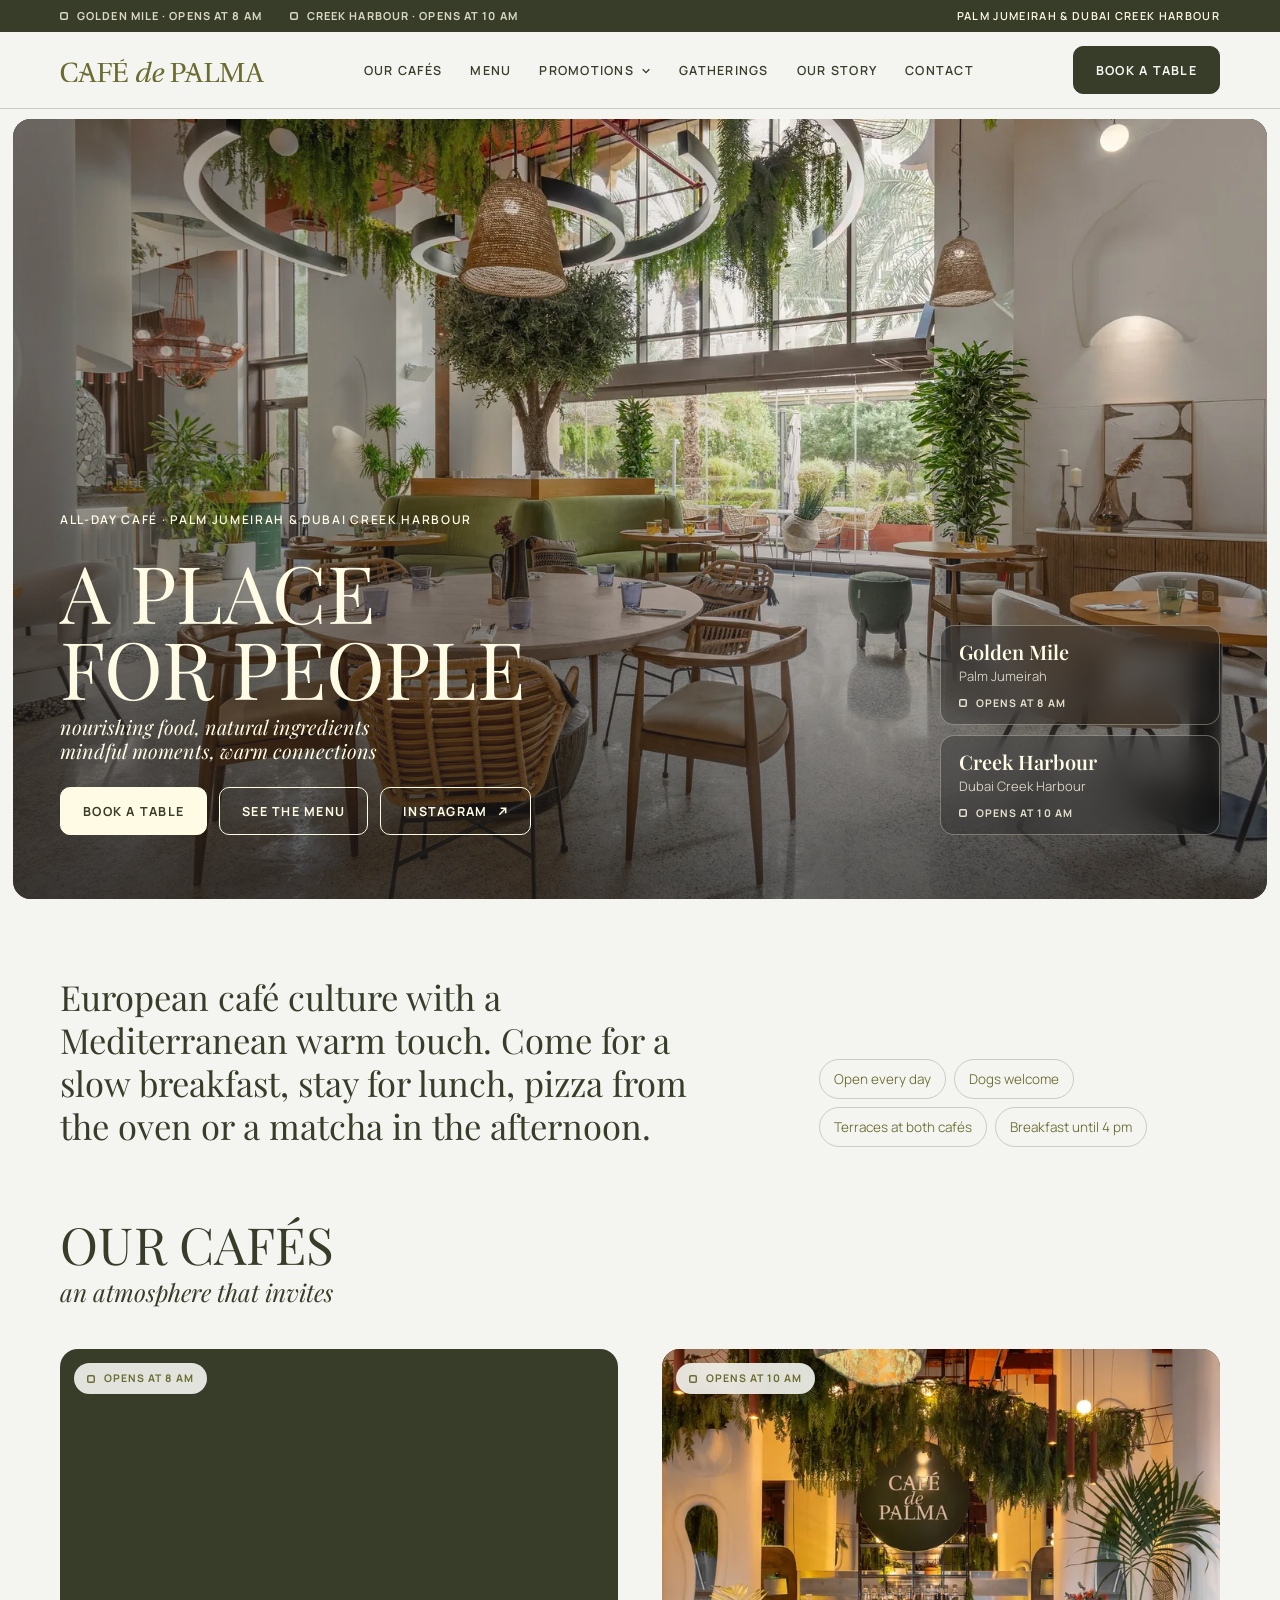
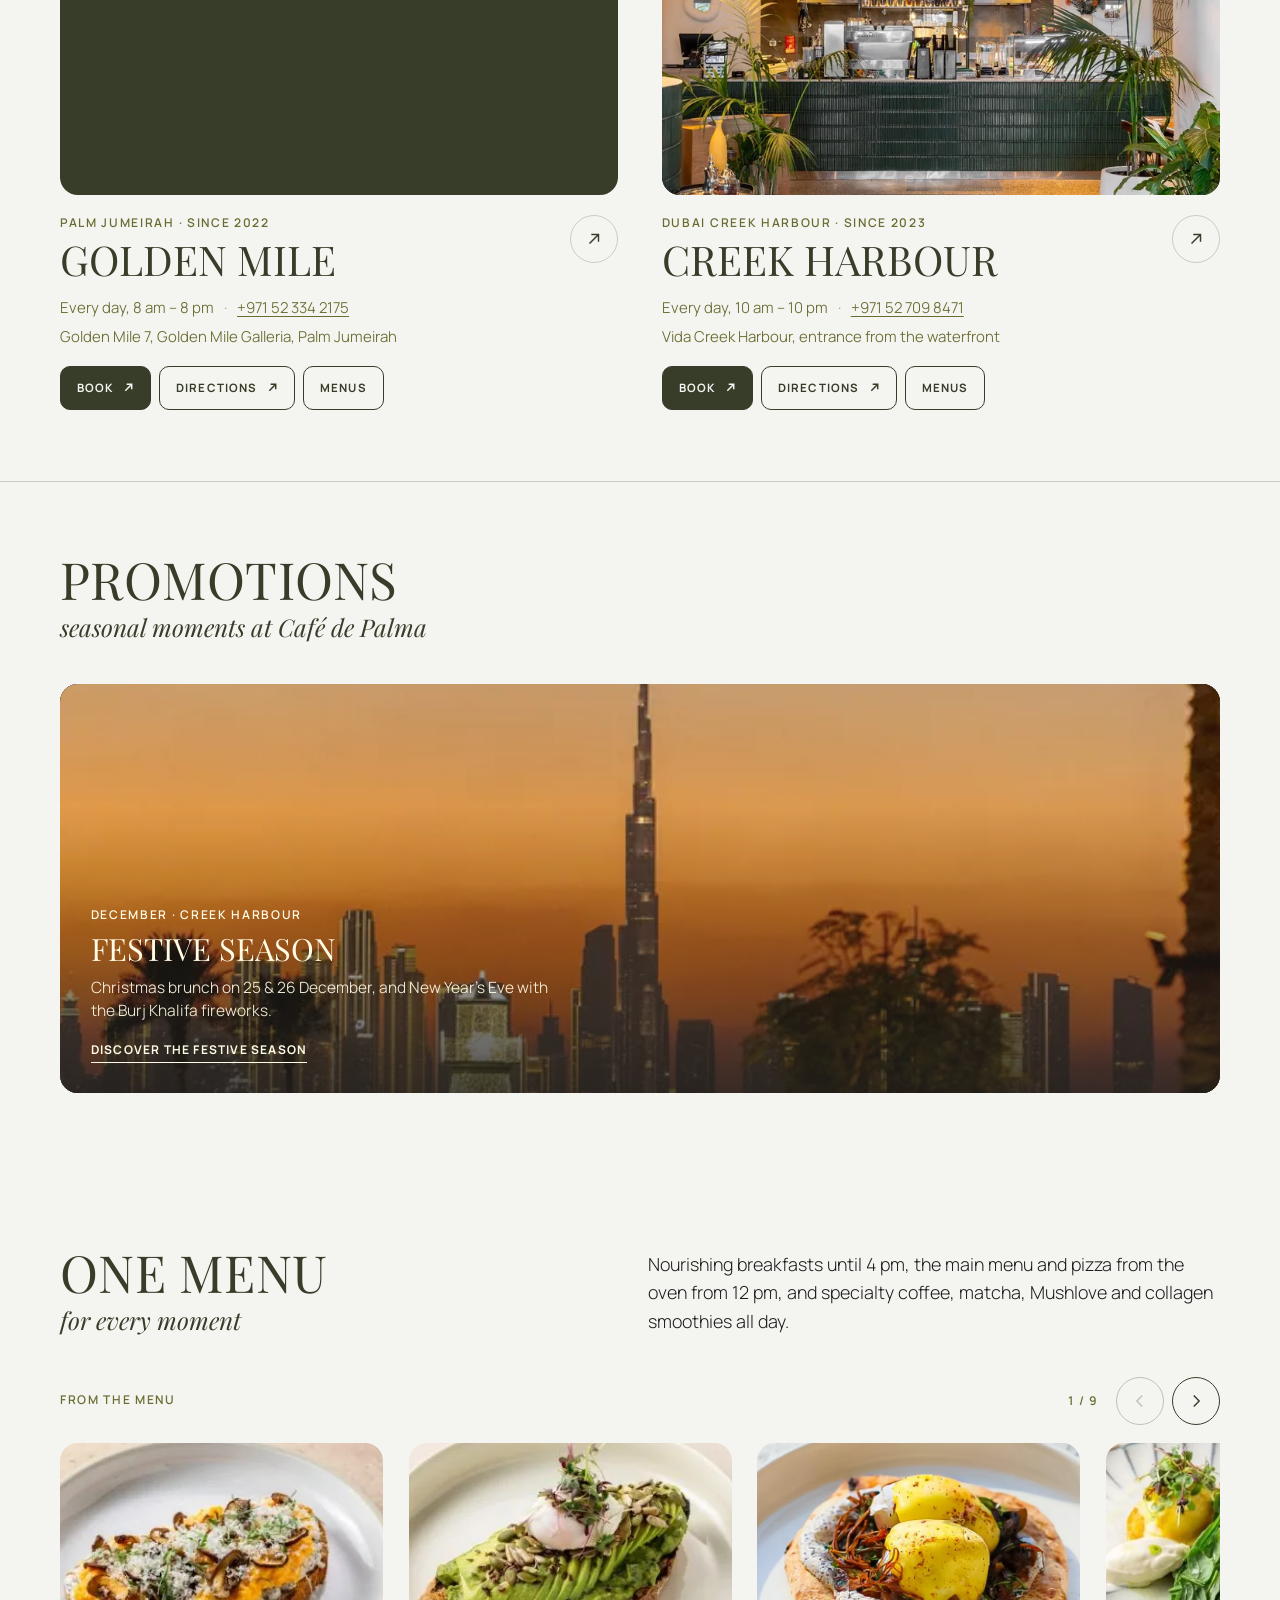
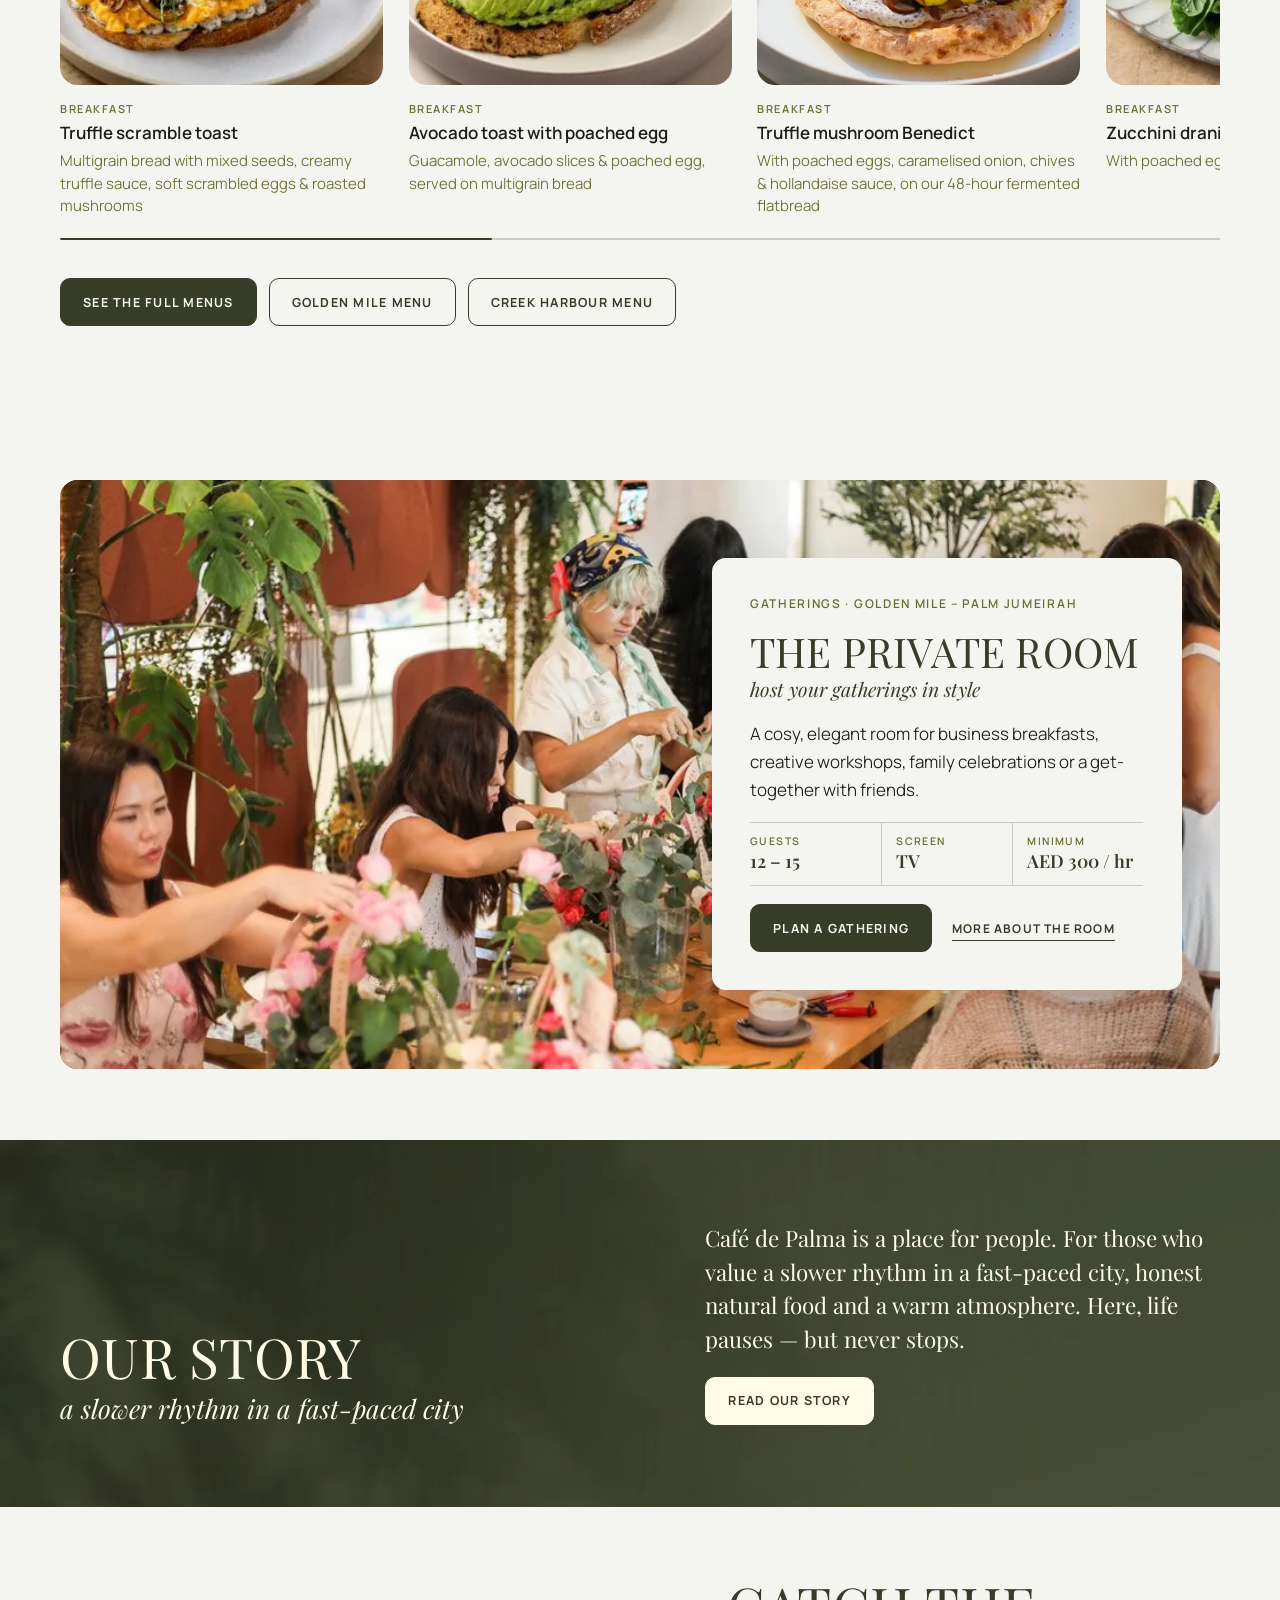
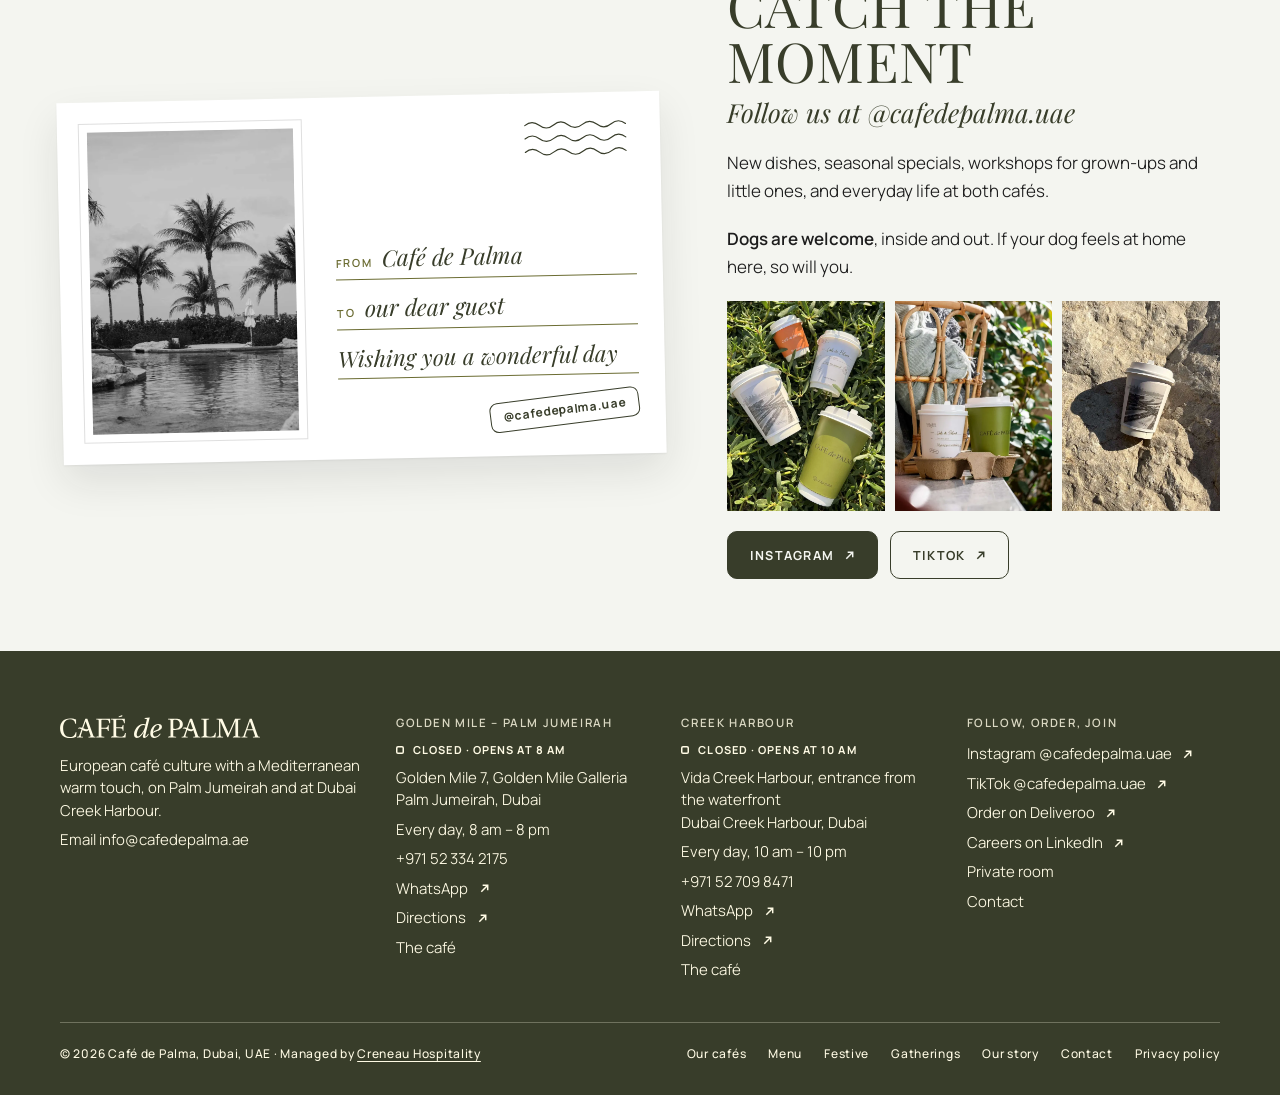
<file: index.html>
<!doctype html>
<html lang="en">
<head>
<meta charset="utf-8">
<meta name="viewport" content="width=device-width,initial-scale=1,viewport-fit=cover">
<title>Café de Palma | All-day café on Palm Jumeirah and at Dubai Creek Harbour</title>
<!-- Google tag (gtag.js) -->
<script async src="https://www.googletagmanager.com/gtag/js?id=G-DMEMDRD51P"></script>
<script>
  window.dataLayer = window.dataLayer || [];
  function gtag(){dataLayer.push(arguments);}
  gtag('js', new Date());
  gtag('config', 'G-DMEMDRD51P');
</script>
<meta name="description" content="All-day café in Dubai on Palm Jumeirah and Dubai Creek Harbour: slow breakfasts, stone-baked pizza, specialty coffee, matcha and smoothies. Open daily.">
<link rel="canonical" href="https://cafedepalma.ae/">
<link rel="alternate" hreflang="en" href="https://cafedepalma.ae/">
<link rel="alternate" hreflang="x-default" href="https://cafedepalma.ae/">
<meta name="robots" content="index, follow, max-image-preview:large">
<meta name="theme-color" content="#F4F5F0">
<meta name="color-scheme" content="light">
<link rel="icon" href="/assets/icons/favicon.svg" type="image/svg+xml">
<link rel="icon" href="/assets/icons/favicon-32.png" sizes="32x32" type="image/png">
<link rel="apple-touch-icon" href="/assets/icons/apple-touch-icon.png">
<link rel="manifest" href="/site.webmanifest">
<meta name="geo.region" content="AE-DU">
<meta name="geo.placename" content="Dubai">
<meta name="format-detection" content="telephone=no">
<meta property="og:type" content="website">
<meta property="og:site_name" content="Café de Palma">
<meta property="og:locale" content="en_AE">
<meta property="og:url" content="https://cafedepalma.ae/">
<meta property="og:title" content="Café de Palma | All-day café on Palm Jumeirah and at Dubai Creek Harbour">
<meta property="og:description" content="All-day café in Dubai on Palm Jumeirah and Dubai Creek Harbour: slow breakfasts, stone-baked pizza, specialty coffee, matcha and smoothies. Open daily.">
<meta property="og:image" content="https://cafedepalma.ae/assets/og/home.jpg">
<meta property="og:image:width" content="1200">
<meta property="og:image:height" content="630">
<meta property="og:image:alt" content="The dining room at Café de Palma Golden Mile, with hanging greenery, an olive tree and rattan chairs">
<meta property="og:image:type" content="image/jpeg">
<meta name="twitter:card" content="summary_large_image">
<meta name="twitter:title" content="Café de Palma | All-day café on Palm Jumeirah and at Dubai Creek Harbour">
<meta name="twitter:description" content="All-day café in Dubai on Palm Jumeirah and Dubai Creek Harbour: slow breakfasts, stone-baked pizza, specialty coffee, matcha and smoothies. Open daily.">
<meta name="twitter:image" content="https://cafedepalma.ae/assets/og/home.jpg">
<meta name="twitter:image:alt" content="The dining room at Café de Palma Golden Mile, with hanging greenery, an olive tree and rattan chairs">
<link rel="preload" href="/assets/fonts/playfair-display-variable.woff2" as="font" type="font/woff2" crossorigin>
<link rel="preload" href="/assets/fonts/manrope-variable.woff2" as="font" type="font/woff2" crossorigin>
<link rel="stylesheet" href="/assets/cdp.css?v=5d5cc2a29e">
<script defer src="/assets/cdp.js?v=5d5cc2a29e"></script>
<script type="application/ld+json">
{
 "@context": "https://schema.org",
 "@graph": [
  {
   "@type": "Organization",
   "@id": "https://cafedepalma.ae/#brand",
   "name": "Café de Palma",
   "url": "https://cafedepalma.ae/",
   "logo": {
    "@type": "ImageObject",
    "url": "https://cafedepalma.ae/assets/icons/logo-512.png",
    "width": 512,
    "height": 512
   },
   "description": "An all-day café in Dubai: European café culture with a Mediterranean warm touch.",
   "email": "info@cafedepalma.ae",
   "sameAs": [
    "https://www.instagram.com/cafedepalma.uae/",
    "https://www.tiktok.com/@cafedepalma.uae",
    "https://www.linkedin.com/company/caf%C3%A9-de-palma/"
   ]
  },
  {
   "@type": "WebSite",
   "@id": "https://cafedepalma.ae/#website",
   "name": "Café de Palma",
   "url": "https://cafedepalma.ae/",
   "inLanguage": "en",
   "publisher": {
    "@id": "https://cafedepalma.ae/#brand"
   }
  },
  {
   "@type": "ItemList",
   "name": "Café de Palma cafés",
   "itemListElement": [
    {
     "@type": "ListItem",
     "position": 1,
     "url": "https://cafedepalma.ae/palm-jumeirah/",
     "name": "Café de Palma Golden Mile – Palm Jumeirah"
    },
    {
     "@type": "ListItem",
     "position": 2,
     "url": "https://cafedepalma.ae/creek-harbour/",
     "name": "Café de Palma Creek Harbour"
    }
   ]
  }
 ]
}
</script>
</head>
<body>
<a class="skip" href="#main">Skip to content</a>

<div class="strip">
  <div class="wrap">
    <div class="strip-status" aria-label="Opening status, Dubai time">
      <span class="status" data-status="golden-mile" data-status-short data-status-prefix="Golden Mile · "></span>
      <span class="status" data-status="creek-harbour" data-status-short data-status-prefix="Creek Harbour · "></span>
    </div>
    <a class="strip-link" href="/#cafes">Palm Jumeirah &amp; Dubai Creek Harbour</a>
  </div>
</div>

<header class="site-header">
  <div class="wrap">
    <a class="brand" href="/" aria-label="Café de Palma, home"><svg xmlns="http://www.w3.org/2000/svg" viewBox="657.94 504.87 605.07 70.1" width="226" height="26" aria-hidden="true" focusable="false"><g fill="currentColor"><path d="M 1074.984 566.367 L 1057.433 516.464 L 1051.304 516.464 L 1042.609 540.960 C 1042.308 541.843 1041.976 542.781 1041.617 543.746 C 1032.425 540.683 1028.699 544.988 1028.699 544.988 L 1030.464 546.753 C 1030.464 546.753 1033.722 544.324 1039.933 548.464 C 1037.890 554.226 1035.628 560.492 1033.640 565.648 C 1031.902 570.117 1031.156 571.109 1025.941 571.359 L 1025.941 573.757 L 1044.156 573.757 L 1044.156 571.359 L 1039.878 570.917 C 1037.394 570.667 1037.144 569.839 1037.808 567.605 C 1039.214 562.640 1040.953 557.511 1042.859 551.636 L 1043.109 550.917 C 1043.410 551.113 1056.273 559.304 1061.156 550.863 L 1061.406 551.636 L 1066.953 567.441 C 1067.781 569.839 1067.367 570.75 1064.718 571 L 1060.992 571.332 L 1060.992 573.730 L 1082.191 573.730 L 1082.191 571.332 C 1077.386 570.917 1076.476 570.667 1074.984 566.367 Z M 1045.039 545.097 C 1047.386 538.007 1049.812 531.085 1051.968 524.796 L 1052.214 524.796 L 1060.218 547.882 C 1060.027 548.023 1056.382 550.449 1045.039 545.097 Z M 1045.039 545.097 "></path><path d="M 758.046 566.367 L 740.496 516.464 L 734.367 516.464 L 725.671 540.960 C 725.367 541.843 725.039 542.781 724.679 543.746 C 715.488 540.683 711.761 544.988 711.761 544.988 L 713.527 546.753 C 713.527 546.753 716.785 544.324 722.996 548.464 C 720.953 554.226 718.691 560.492 716.703 565.648 C 714.964 570.117 714.218 571.109 709.003 571.359 L 709.003 573.757 L 727.218 573.757 L 727.218 571.359 L 722.914 570.945 C 720.429 570.695 720.179 569.867 720.843 567.632 C 722.25 562.667 723.988 557.539 725.894 551.664 L 726.140 550.945 C 726.445 551.140 739.308 559.332 744.191 550.890 L 744.441 551.664 L 749.988 567.468 C 750.816 569.867 750.402 570.781 747.753 571.027 L 744.027 571.359 L 744.027 573.757 L 765.25 573.757 L 765.25 571.359 C 760.449 570.917 759.539 570.667 758.046 566.367 Z M 728.101 545.097 C 730.449 538.007 732.875 531.085 735.031 524.796 L 735.277 524.796 L 743.281 547.882 C 743.089 548.023 739.472 550.449 728.101 545.097 Z M 728.101 545.097 "></path><path d="M 687.832 572.070 C 670.773 572.070 667.214 555.273 667.214 545.257 C 667.214 531.687 672.597 518.117 687.996 518.117 C 696.445 518.117 702.324 521.589 703.894 531.355 L 706.378 531.355 L 706.378 518.445 C 702.652 516.707 696.359 515.218 688.824 515.218 C 678.640 515.218 670.445 518.199 665.476 523.742 C 660.757 529.039 657.941 536.156 657.941 545.507 C 657.941 555.187 660.839 562.968 665.808 567.933 C 670.941 573.062 679.054 574.968 688.328 574.968 C 694.953 574.968 702.570 573.148 706.546 570.996 L 707.703 557.175 L 705.218 557.175 C 702.902 565.781 698.679 572.070 687.832 572.070 Z M 687.832 572.070 "></path><path d="M 767.460 518.863 C 774.746 519.359 774.910 519.527 774.910 524.160 L 774.910 566.035 C 774.910 570.667 774.746 570.832 767.460 571.332 L 767.460 573.730 L 791.886 573.730 L 791.886 571.332 C 783.355 570.832 783.109 570.667 783.109 566.035 L 783.109 546.667 L 794.699 546.667 C 801.738 546.667 802.070 548.656 802.816 553.953 L 805.300 553.953 L 805.300 536.242 L 802.816 536.242 C 802.070 541.539 801.738 543.523 794.699 543.523 L 783.109 543.523 L 783.109 522.339 C 783.109 519.609 783.441 519.359 786.171 519.359 L 794.371 519.359 C 803.972 519.359 805.878 521.265 807.039 529.703 L 809.523 529.703 L 809.523 516.464 L 767.460 516.464 Z M 767.460 518.863 "></path><path d="M 838.503 570.832 C 834.613 570.832 831.632 570.667 829.890 570.007 C 828.152 569.261 827.824 567.855 827.824 563.800 L 827.824 545.511 L 839.414 545.511 C 846.453 545.511 846.785 547.496 847.531 552.710 L 850.011 552.710 L 850.011 535.25 L 847.531 535.25 C 846.785 540.378 846.453 542.367 839.414 542.367 L 827.824 542.367 L 827.824 522.339 C 827.824 519.691 828.238 519.359 830.886 519.359 L 839 519.359 C 848.441 519.359 850.343 521.429 851.503 530.035 L 853.988 530.035 L 853.988 516.464 L 812.171 516.464 L 812.171 518.863 C 819.460 519.359 819.625 519.527 819.625 524.160 L 819.625 566.035 C 819.625 570.667 819.460 570.832 812.171 571.332 L 812.171 573.730 L 856.058 573.730 L 857.050 559.414 L 854.566 559.414 C 852.664 569.511 848.937 570.832 838.503 570.832 Z M 838.503 570.832 "></path><path d="M 835.246 509.625 L 835.882 511.968 L 845.957 509.265 L 846.371 504.878 Z M 835.246 509.625 "></path><path d="M 917.191 570.425 C 915.535 570.425 915.703 568.523 916.363 565.875 L 929.445 512.746 L 929.031 512.332 L 914.292 514.320 L 913.796 516.222 L 918.765 516.718 C 920.753 516.882 920.917 517.464 920.257 520.113 L 917.109 533.433 L 916.945 533.601 C 915.371 532.773 912.804 532.195 909.988 532.195 C 890.695 532.195 881.835 553.792 881.835 563.804 C 881.835 569.183 883.410 574.730 890.117 574.730 C 899.636 574.730 907.007 564.550 911.894 555.695 L 912.058 555.695 L 909.324 565.542 C 907.671 571.417 908.910 574.812 913.136 574.730 C 919.179 574.730 923.816 569.101 926.632 562.812 L 924.644 561.652 C 923.152 564.550 919.511 570.425 917.191 570.425 Z M 908 557.765 C 904.027 564.218 898.562 570.425 894.171 570.425 C 891.523 570.425 890.035 568.191 890.035 564.468 C 890.035 555.531 897.238 535.089 910.484 535.089 C 913.050 535.089 915.207 535.835 916.199 536.746 C 914.957 543.117 912.222 550.894 908 557.765 Z M 908 557.765 "></path><path d="M 1023.070 519.773 C 1019.093 517.292 1013.796 516.464 1008 516.464 L 984.898 516.464 L 984.898 518.863 C 992.183 519.359 992.347 519.527 992.347 524.160 L 992.347 566.035 C 992.347 570.667 992.183 570.832 984.898 571.332 L 984.898 573.730 L 1009.324 573.730 L 1009.324 571.332 C 1000.796 570.832 1000.546 570.667 1000.546 566.035 L 1000.546 550.226 L 1005.265 550.226 C 1009.074 550.226 1012.800 549.898 1015.863 549.152 C 1022.238 547.496 1029.527 543.027 1029.527 532.683 C 1029.527 526.394 1026.796 522.089 1023.070 519.773 Z M 1006.675 547.332 C 1001.789 547.332 1000.546 547.167 1000.546 544.105 L 1000.546 522.421 C 1000.546 520.105 1001.457 519.359 1006.839 519.359 C 1015.367 519.359 1020.585 524.242 1020.585 533.261 C 1020.585 543.609 1013.796 547.332 1006.675 547.332 Z M 1006.675 547.332 "></path><path d="M 1112.078 570.832 C 1107.937 570.832 1104.957 570.667 1103.218 570.007 C 1101.480 569.261 1101.148 567.855 1101.148 563.800 L 1101.148 524.160 C 1101.148 519.527 1101.398 519.359 1109.097 518.863 L 1109.097 516.464 L 1085.5 516.464 L 1085.5 518.863 C 1092.785 519.359 1092.953 519.527 1092.953 524.160 L 1092.953 566.035 C 1092.953 570.667 1092.785 570.832 1085.5 571.332 L 1085.5 573.730 L 1128.472 573.730 L 1129.468 558.917 L 1126.984 558.917 C 1125.328 569.757 1120.773 570.832 1112.078 570.832 Z M 1112.078 570.832 "></path><path d="M 1178.179 538.394 L 1168.242 560.574 L 1168.078 560.574 L 1158.304 538.476 C 1155.078 531.113 1151.601 523.828 1148.617 516.464 L 1131.808 516.464 L 1131.808 518.863 C 1139.097 519.359 1139.261 519.527 1139.261 524.160 L 1139.261 556.929 C 1139.261 561.316 1139.097 564.460 1138.683 567.191 C 1138.187 570.667 1136.199 571 1131.894 571.332 L 1131.894 573.730 L 1151.515 573.730 L 1151.515 571.332 C 1146.136 570.917 1144.148 570.667 1143.652 567.191 C 1143.238 564.460 1143.070 561.316 1143.070 556.929 L 1143.070 524.078 L 1143.238 524.078 L 1164.597 572.738 L 1166.835 572.738 L 1188.445 524.078 L 1188.695 524.078 L 1188.695 566.035 C 1188.695 570.667 1188.527 570.832 1181.242 571.332 L 1181.242 573.730 L 1204.343 573.730 L 1204.343 571.332 C 1197.140 570.832 1196.890 570.667 1196.890 566.035 L 1196.890 524.160 C 1196.890 519.527 1197.140 519.359 1204.343 518.863 L 1204.343 516.464 L 1187.699 516.464 C 1184.886 523.828 1181.492 531.113 1178.179 538.394 Z M 1178.179 538.394 "></path><path d="M 1255.800 566.363 L 1238.246 516.464 L 1232.117 516.464 L 1223.421 540.960 C 1220.855 548.160 1217.378 558.089 1214.480 565.621 C 1212.742 570.089 1211.996 571.082 1206.781 571.332 L 1206.781 573.730 L 1224.996 573.730 L 1224.996 571.332 L 1220.691 570.917 C 1218.207 570.667 1217.957 569.839 1218.621 567.605 C 1220.027 562.640 1221.765 557.511 1223.671 551.636 L 1242.218 551.636 L 1247.765 567.441 C 1248.593 569.839 1248.179 570.75 1245.531 571 L 1241.804 571.332 L 1241.804 573.730 L 1263.003 573.730 L 1263.003 571.332 C 1258.199 570.917 1257.289 570.667 1255.800 566.363 Z M 1224.746 548.492 C 1227.398 540.214 1230.296 532.105 1232.781 524.824 L 1233.027 524.824 L 1241.226 548.492 Z M 1224.746 548.492 "></path><path d="M 948.628 554.871 C 954.093 554.070 958.511 551.585 958.511 551.585 C 960.359 550.539 961.742 549.464 962.898 548.414 C 965.796 545.519 966.378 542.789 966.378 540.468 C 966.378 536.085 962.898 532.195 956.109 532.195 C 948.656 532.195 942.531 536 937.976 541.628 C 933.589 547.007 931.105 554.207 931.105 561.160 C 931.105 572.746 938.640 574.730 943.441 574.730 C 949.484 574.730 956.773 572.082 962.402 562.898 L 960.5 561.242 C 957.519 565.132 953.046 570.675 946.835 570.675 C 941.316 570.675 939.496 566.179 939.300 560.136 C 939.410 559.945 941.730 555.890 948.628 554.871 Z M 939.437 556.964 C 939.437 556.937 939.437 556.937 939.437 556.910 C 939.437 556.855 939.437 556.800 939.437 556.746 C 939.437 556.718 939.437 556.691 939.437 556.664 C 939.437 556.605 939.437 556.523 939.437 556.441 C 939.496 555.753 939.632 554.539 939.964 552.578 C 941.949 543.449 947.691 535.089 953.765 535.089 C 956.660 535.089 958.566 537.078 958.566 539.972 C 958.566 542.015 957.933 544.140 956.496 546.152 C 956.496 546.152 954.593 549.628 948.574 551.613 C 943.605 553.269 941.289 555.144 939.437 557.160 C 939.437 557.105 939.437 557.046 939.437 556.964 Z M 939.437 556.964 "></path></g></svg></a>
    <nav class="site-nav" id="site-nav" aria-label="Main">
      <a href="#cafes">Our cafés</a>
      <a href="/menu/">Menu</a>
      <div class="nav-group"><button type="button" class="nav-parent" aria-expanded="false" aria-controls="nav-promos">Promotions<svg viewBox="0 0 12 12" width="10" height="10" aria-hidden="true"><path d="m2 4 4 4 4-4" fill="none" stroke="currentColor" stroke-width="1.6"/></svg></button><div class="nav-sub" id="nav-promos"><a href="/halloween/" data-show-until="2026-10-31">Halloween</a><a href="/fuel-challenge/" data-show-until="2026-11-29">Palma 30×30 Fuel Challenge</a><a href="/festive/">Festive season</a></div></div>
      <a href="/gatherings/">Gatherings</a>
      <a href="/our-story/">Our story</a>
      <a href="/contact/">Contact</a>
    </nav>
    <div class="header-actions">
      <a class="btn" href="#cafes" data-open-book><span>Book<span class="long"> a table</span></span></a>
      <button class="nav-toggle" type="button" aria-expanded="false" aria-controls="site-nav">
        <span class="sr-only">Menu</span>
        <svg width="22" height="16" viewBox="0 0 22 16" aria-hidden="true" focusable="false"><path d="M0 1h22M0 8h22M0 15h22" stroke="currentColor" stroke-width="1.6" fill="none"/></svg>
      </button>
    </div>
  </div>
</header>

<main id="main" tabindex="-1">

  <section class="hero-x" aria-labelledby="hero-h">
    <img class="ph ph-fill" src="/img/cdp-golden-mile-dining-room.webp" srcset="/img/cdp-golden-mile-dining-room-720.webp 720w, /img/cdp-golden-mile-dining-room.webp 1600w" sizes="100vw" width="1600" height="1133" alt="The dining room at Café de Palma Golden Mile, with an olive tree, round tables, rattan chairs and woven pendant lights" fetchpriority="high" decoding="async" style="--pos:50% 55%">
    <div class="hero-x__shade" aria-hidden="true"></div>
    <div class="wrap hero-x__inner">
      <div class="hero-x__copy">
        <p class="eyebrow">All-day café · Palm Jumeirah &amp; Dubai Creek Harbour</p>
        <h1 class="lockup" id="hero-h"><span class="lockup__upper">A place for people</span><span class="lockup__lower">nourishing food, natural ingredients<br>mindful moments, warm connections</span></h1>
        <div class="actions">
          <a class="btn" href="#cafes" data-open-book>Book a table</a>
          <a class="btn btn-line" href="/menu/">See the menu</a>
          <a class="btn btn-line" href="https://www.instagram.com/cafedepalma.uae/" target="_blank" rel="noopener">Instagram<svg class="ext" viewBox="0 0 12 12" width="11" height="11" aria-hidden="true" focusable="false"><path d="M4 2.5h5.5V8M9.5 2.5 2.5 9.5" fill="none" stroke="currentColor" stroke-width="1.6"/></svg><span class="sr-only"> (opens in a new tab)</span></a>
        </div>
      </div>
      <ul class="hero-x__cafes" aria-label="Our cafés today">
        <li><a href="#golden-mile"><span class="hx-name">Golden Mile</span><span class="hx-area">Palm Jumeirah</span><span class="status" data-status="golden-mile" data-status-short></span></a></li>
        <li><a href="#creek-harbour"><span class="hx-name">Creek Harbour</span><span class="hx-area">Dubai Creek Harbour</span><span class="status" data-status="creek-harbour" data-status-short></span></a></li>
      </ul>
    </div>
  </section>

  <section class="intro" aria-label="About Café de Palma">
    <div class="wrap intro__grid" data-reveal>
      <p class="intro__text">European café culture with a Mediterranean warm touch. Come for a slow breakfast, stay for lunch, pizza from the oven or a matcha in the afternoon.</p>
      <ul class="intro__facts">
        <li>Open every day</li><li>Dogs welcome</li><li>Terraces at both cafés</li><li>Breakfast until 4 pm</li>
      </ul>
    </div>
  </section>

  <section class="sec sec--flush" id="cafes" aria-labelledby="cafes-h">
    <div class="wrap">
      <div class="sec-head">
        <h2 class="lockup h2" id="cafes-h"><span class="lockup__upper">Our cafés</span><span class="lockup__lower">an atmosphere that invites</span></h2>
      </div>
      <div class="cafes">
      <article class="cafe" id="golden-mile" aria-labelledby="cafe-golden-mile" data-reveal>
        <a class="cafe-photo" href="/palm-jumeirah/" tabindex="-1" aria-hidden="true"><img class="ph" src="/img/cdp-golden-mile-dining-room.webp" srcset="/img/cdp-golden-mile-dining-room-720.webp 720w, /img/cdp-golden-mile-dining-room.webp 1600w" sizes="(max-width:900px) 100vw, 50vw" width="1600" height="1133" alt="" loading="lazy" decoding="async" style="--pos:50% 42%"><span class="chip status" data-status="golden-mile" data-status-short></span></a>
        <div class="cafe-body">
          <div class="cafe-top">
            <div>
              <p class="eyebrow">Palm Jumeirah · since 2022</p>
              <h3 class="cafe-title" id="cafe-golden-mile"><a href="/palm-jumeirah/">Golden Mile</a></h3>
            </div>
            <a class="round-link" href="/palm-jumeirah/" aria-label="About Golden Mile – Palm Jumeirah"><svg viewBox="0 0 20 20" width="18" height="18" aria-hidden="true"><path d="M5 15 15 5M7 5h8v8" fill="none" stroke="currentColor" stroke-width="1.6"/></svg></a>
          </div>
          <ul class="cafe-meta">
            <li>Every day, 8 am – 8 pm<span class="sep" aria-hidden="true">·</span><a href="tel:+971523342175">+971 52 334 2175</a></li>
            <li>Golden Mile 7, Golden Mile Galleria, Palm Jumeirah</li>
          </ul>
          <div class="actions actions--tight">
            <a class="btn btn-sm" href="https://wa.me/971523342175?text=Hello%20Caf%C3%A9%20de%20Palma%2C%20I%20would%20like%20to%20book%20a%20table%20at%20Golden%20Mile%20%E2%80%93%20Palm%20Jumeirah." target="_blank" rel="noopener">Book<svg class="ext" viewBox="0 0 12 12" width="11" height="11" aria-hidden="true" focusable="false"><path d="M4 2.5h5.5V8M9.5 2.5 2.5 9.5" fill="none" stroke="currentColor" stroke-width="1.6"/></svg><span class="sr-only"> (opens in a new tab)</span></a>
            <a class="btn btn-line btn-sm" href="https://maps.app.goo.gl/K9s8Z5mWeQSYeV8w6" target="_blank" rel="noopener">Directions<svg class="ext" viewBox="0 0 12 12" width="11" height="11" aria-hidden="true" focusable="false"><path d="M4 2.5h5.5V8M9.5 2.5 2.5 9.5" fill="none" stroke="currentColor" stroke-width="1.6"/></svg><span class="sr-only"> (opens in a new tab)</span></a>
            <a class="btn btn-line btn-sm" href="/menu/#menu-golden-mile">Menus</a>
          </div>
        </div>
      </article>
      <article class="cafe" id="creek-harbour" aria-labelledby="cafe-creek-harbour" data-reveal>
        <a class="cafe-photo" href="/creek-harbour/" tabindex="-1" aria-hidden="true"><img class="ph" src="/img/cdp-creek-harbour-coffee-bar.webp" srcset="/img/cdp-creek-harbour-coffee-bar-720.webp 720w, /img/cdp-creek-harbour-coffee-bar.webp 1200w" sizes="(max-width:900px) 100vw, 50vw" width="1200" height="1733" alt="" loading="lazy" decoding="async" style="--pos:50% 42%"><span class="chip status" data-status="creek-harbour" data-status-short></span></a>
        <div class="cafe-body">
          <div class="cafe-top">
            <div>
              <p class="eyebrow">Dubai Creek Harbour · since 2023</p>
              <h3 class="cafe-title" id="cafe-creek-harbour"><a href="/creek-harbour/">Creek Harbour</a></h3>
            </div>
            <a class="round-link" href="/creek-harbour/" aria-label="About Creek Harbour"><svg viewBox="0 0 20 20" width="18" height="18" aria-hidden="true"><path d="M5 15 15 5M7 5h8v8" fill="none" stroke="currentColor" stroke-width="1.6"/></svg></a>
          </div>
          <ul class="cafe-meta">
            <li>Every day, 10 am – 10 pm<span class="sep" aria-hidden="true">·</span><a href="tel:+971527098471">+971 52 709 8471</a></li>
            <li>Vida Creek Harbour, entrance from the waterfront</li>
          </ul>
          <div class="actions actions--tight">
            <a class="btn btn-sm" href="https://wa.me/971527098471?text=Hello%20Caf%C3%A9%20de%20Palma%2C%20I%20would%20like%20to%20book%20a%20table%20at%20Creek%20Harbour." target="_blank" rel="noopener">Book<svg class="ext" viewBox="0 0 12 12" width="11" height="11" aria-hidden="true" focusable="false"><path d="M4 2.5h5.5V8M9.5 2.5 2.5 9.5" fill="none" stroke="currentColor" stroke-width="1.6"/></svg><span class="sr-only"> (opens in a new tab)</span></a>
            <a class="btn btn-line btn-sm" href="https://maps.app.goo.gl/ZXc6RG2Ui1V7Mv6v5" target="_blank" rel="noopener">Directions<svg class="ext" viewBox="0 0 12 12" width="11" height="11" aria-hidden="true" focusable="false"><path d="M4 2.5h5.5V8M9.5 2.5 2.5 9.5" fill="none" stroke="currentColor" stroke-width="1.6"/></svg><span class="sr-only"> (opens in a new tab)</span></a>
            <a class="btn btn-line btn-sm" href="/menu/#menu-creek-harbour">Menus</a>
          </div>
        </div>
      </article>
      </div>
    </div>
  </section>


  <section class="sec sec--flush sec--rule" id="promotions" aria-labelledby="seasonal-h" data-show-until="2026-12-31">
    <div class="wrap">
      <div class="sec-head">
        <h2 class="lockup h2" id="seasonal-h"><span class="lockup__upper">Promotions</span><span class="lockup__lower">seasonal moments at Café de Palma</span></h2>
      </div>
      <div class="peek-grid">
        <a class="peek" href="/halloween/" data-show-until="2026-10-31" data-reveal>
          <img class="ph ph-fill" src="/img/cdp-kids-at-the-table.webp" srcset="/img/cdp-kids-at-the-table-720.webp 720w, /img/cdp-kids-at-the-table.webp 1258w" sizes="(max-width:900px) 100vw, 33vw" width="1258" height="709" alt="" loading="lazy" decoding="async" style="--pos:58% 50%">
          <span class="peek__body">
            <span class="eyebrow">29 – 31 October · both cafés</span>
            <span class="peek__title">Halloween</span>
            <span class="peek__text">A Spooky Brunch for little witches and ghosts, and a Halloween Quest around the neighbourhood.</span>
            <span class="link-caps">Discover Halloween</span>
          </span>
        </a>
        <a class="peek" href="/fuel-challenge/" data-show-until="2026-11-29" data-reveal>
          <img class="ph ph-fill" src="/img/cdp-collagen-smoothies.webp" srcset="/img/cdp-collagen-smoothies-720.webp 720w, /img/cdp-collagen-smoothies.webp 1400w" sizes="(max-width:900px) 100vw, 33vw" width="1400" height="992" alt="" loading="lazy" decoding="async" style="--pos:50% 45%">
          <span class="peek__body">
            <span class="eyebrow">31 October – 29 November · both cafés</span>
            <span class="peek__title">Palma 30×30 Fuel Challenge</span>
            <span class="peek__text">Order from our Fitness Menu, collect stamps and unlock rewards, up to AED 1000 on your Palma Rewards account.</span>
            <span class="link-caps">Discover the challenge</span>
          </span>
        </a>
        <a class="peek" href="/festive/" data-reveal>
          <img class="ph ph-fill" src="/img/cdp-creek-harbour-skyline-sunset.webp" srcset="/img/cdp-creek-harbour-skyline-sunset-640.webp 640w, /img/cdp-creek-harbour-skyline-sunset.webp 1100w" sizes="(max-width:900px) 100vw, 33vw" width="1100" height="1649" alt="" loading="lazy" decoding="async" style="--pos:50% 62%">
          <span class="peek__body">
            <span class="eyebrow">December · Creek Harbour</span>
            <span class="peek__title">Festive season</span>
            <span class="peek__text">Christmas brunch on 25 &amp; 26 December, and New Year’s Eve with the Burj Khalifa fireworks.</span>
            <span class="link-caps">Discover the festive season</span>
          </span>
        </a>
      </div>
    </div>
  </section>

  <section class="sec" id="menu" aria-labelledby="menu-h">
    <div class="wrap">
      <div class="sec-head">
        <h2 class="lockup h2" id="menu-h"><span class="lockup__upper">One menu</span><span class="lockup__lower">for every moment</span></h2>
        <p class="sec-head__intro">Nourishing breakfasts until 4 pm, the main menu and pizza from the oven from 12 pm, and specialty coffee, matcha, Mushlove and collagen smoothies all day.</p>
      </div>
      <div class="carousel" data-carousel aria-roledescription="carousel" aria-label="From the menu" data-reveal>
        <div class="carousel__bar">
          <p class="eyebrow">From the menu</p>
          <div class="carousel__ctl">
            <span class="carousel__count" aria-hidden="true"><span data-car-now>1</span> / 9</span>
            <button type="button" class="car-btn" data-car="-1" aria-label="Previous dishes"><svg viewBox="0 0 20 20" width="18" height="18" aria-hidden="true"><path d="M12.5 4 6.5 10l6 6" fill="none" stroke="currentColor" stroke-width="1.6"/></svg></button>
            <button type="button" class="car-btn" data-car="1" aria-label="Next dishes"><svg viewBox="0 0 20 20" width="18" height="18" aria-hidden="true"><path d="m7.5 4 6 6-6 6" fill="none" stroke="currentColor" stroke-width="1.6"/></svg></button>
          </div>
        </div>
        <ul class="car-track" tabindex="0" aria-label="Dishes, scroll sideways">
          <li class="dish">
            <div class="dish-media"><img class="ph" src="/img/cdp-dish-truffle-scramble-toast.webp" width="451" height="264" alt="Truffle scramble toast with roasted mushrooms and grated cheese on multigrain bread" loading="lazy" decoding="async"></div>
            <p class="dish-tag">Breakfast</p>
            <h3 class="dish-name">Truffle scramble toast</h3>
            <p class="dish-text">Multigrain bread with mixed seeds, creamy truffle sauce, soft scrambled eggs & roasted mushrooms</p>
          </li>
          <li class="dish">
            <div class="dish-media"><img class="ph" src="/img/cdp-dish-avocado-toast-poached-egg.webp" width="430" height="252" alt="Avocado toast topped with a poached egg, seeds and micro herbs" loading="lazy" decoding="async"></div>
            <p class="dish-tag">Breakfast</p>
            <h3 class="dish-name">Avocado toast with poached egg</h3>
            <p class="dish-text">Guacamole, avocado slices & poached egg, served on multigrain bread</p>
          </li>
          <li class="dish">
            <div class="dish-media"><img class="ph" src="/img/cdp-dish-truffle-mushroom-benedict.webp" width="908" height="533" alt="Truffle mushroom Benedict with hollandaise on a round flatbread" loading="lazy" decoding="async"></div>
            <p class="dish-tag">Breakfast</p>
            <h3 class="dish-name">Truffle mushroom Benedict</h3>
            <p class="dish-text">With poached eggs, caramelised onion, chives & hollandaise sauce, on our 48-hour fermented flatbread</p>
          </li>
          <li class="dish">
            <div class="dish-media"><img class="ph" src="/img/cdp-dish-zucchini-draniki-cured-salmon.webp" width="548" height="321" alt="Zucchini fritters with a rose of cured salmon, spinach and sour cream" loading="lazy" decoding="async"></div>
            <p class="dish-tag">Breakfast</p>
            <h3 class="dish-name">Zucchini draniki with cured salmon</h3>
            <p class="dish-text">With poached egg, sour cream & spinach</p>
          </li>
          <li class="dish">
            <div class="dish-media"><img class="ph" src="/img/cdp-dish-beef-tenderloin-steak-salad.webp" width="714" height="419" alt="Beef tenderloin salad with figs, mushrooms and shaved parmesan" loading="lazy" decoding="async"></div>
            <p class="dish-tag">Main menu</p>
            <h3 class="dish-name">Beef tenderloin salad</h3>
            <p class="dish-text">With mixed greens, figs, mushrooms & date balsamic-truffle dressing</p>
          </li>
          <li class="dish">
            <div class="dish-media"><img class="ph" src="/img/cdp-dish-greek-salad.webp" width="730" height="428" alt="Greek salad with a slab of feta over tomato, cucumber and olives" loading="lazy" decoding="async"></div>
            <p class="dish-tag">Main menu</p>
            <h3 class="dish-name">Greek salad</h3>
            <p class="dish-text">Tomatoes, cucumbers, red onion, olives, capers, feta cheese & Greek dressing</p>
          </li>
          <li class="dish">
            <div class="dish-media"><img class="ph" src="/img/cdp-dish-rigatoni-bolognese.webp" width="584" height="343" alt="Rigatoni Bolognese with parmesan in a ridged stoneware bowl" loading="lazy" decoding="async"></div>
            <p class="dish-tag">Main menu</p>
            <h3 class="dish-name">Rigatoni Bolognese</h3>
            <p class="dish-text">With minced beef & parmesan</p>
          </li>
          <li class="dish">
            <div class="dish-media"><img class="ph" src="/img/cdp-dish-chicken-kiev.webp" width="584" height="344" alt="Chicken Kiev on mashed potato with micro herbs" loading="lazy" decoding="async"></div>
            <p class="dish-tag">Main menu</p>
            <h3 class="dish-name">Chicken Kiev</h3>
            <p class="dish-text">Truffle butter-stuffed cutlet, served with mashed potatoes</p>
          </li>
          <li class="dish">
            <div class="dish-media"><img class="ph" src="/img/cdp-dish-black-truffle-pizza.webp" width="748" height="439" alt="Black truffle pizza with a blistered crust" loading="lazy" decoding="async"></div>
            <p class="dish-tag">Pizza</p>
            <h3 class="dish-name">Black truffle pizza</h3>
            <p class="dish-text">Truffle sauce, mozzarella & parsley, in 9 or 12 inches</p>
          </li>
        </ul>
        <div class="car-progress" aria-hidden="true"><span></span></div>
      </div>


      <div class="actions menu-cta">
        <a class="btn" href="/menu/">See the full menus</a>
        <a class="btn btn-line" href="/menu/#menu-golden-mile">Golden Mile menu</a>
        <a class="btn btn-line" href="/menu/#menu-creek-harbour">Creek Harbour menu</a>
      </div>
    </div>
  </section>

  <section class="sec sec--flush" id="gatherings" aria-labelledby="gather-h">
    <div class="wrap">
      <div class="room-band" data-reveal>
        <img class="ph ph-fill" src="/img/cdp-flower-workshop.webp" width="1010" height="569" alt="Guests arranging flowers around a long table during a workshop in the private room" loading="lazy" decoding="async" style="--pos:50% 50%">
        <div class="room-card">
          <p class="eyebrow">Gatherings · Golden Mile – Palm Jumeirah</p>
          <h2 class="lockup h2" id="gather-h"><span class="lockup__upper">The private room</span><span class="lockup__lower">host your gatherings in style</span></h2>
          <p>A cosy, elegant room for business breakfasts, creative workshops, family celebrations or a get-together with friends.</p>
          <dl class="room-facts">
            <div><dt>Guests</dt><dd>12 – 15</dd></div>
            <div><dt>Screen</dt><dd>TV</dd></div>
            <div><dt>Minimum</dt><dd>AED 300 / hr</dd></div>
          </dl>
          <div class="actions">
            <a class="btn" href="/gatherings/#enquire">Plan a gathering</a>
            <a class="link-caps" href="/gatherings/">More about the room</a>
          </div>
        </div>
      </div>
    </div>
  </section>

  <section class="story band-deep story--teaser" id="story" aria-labelledby="story-h">
    <div class="wrap">
      <div class="story-grid">
        <div class="story-copy" data-reveal>
          <h2 class="lockup h2" id="story-h"><span class="lockup__upper">Our story</span><span class="lockup__lower">a slower rhythm in a fast-paced city</span></h2>
        </div>
        <div class="stack" data-reveal>
          <p class="philosophy">Café de Palma is a place for people. For those who value a slower rhythm in a fast-paced city, honest natural food and a warm atmosphere. Here, life pauses — but never stops.</p>
          <div class="actions"><a class="btn" href="/our-story/">Read our story</a></div>
        </div>
      </div>
    </div>
  </section>

  <section class="sec sec--flush" id="community" aria-labelledby="community-h">
    <div class="wrap">
      <div class="community-grid">
        <figure class="postcard">
          <div class="postcard-photo"><img class="ph" src="/img/cdp-palms-by-the-pool-bw.webp" width="646" height="1012" alt="Palms by the water, in black and white" loading="lazy" decoding="async" style="--pos:50% 45%"></div>
          <figcaption class="postcard-text">
            <svg class="postmark" viewBox="0 0 120 44" width="118" height="44" aria-hidden="true" focusable="false" fill="none" stroke="currentColor" stroke-width="1.2" stroke-linecap="round"><path d="M2 8q7.5-6 15 0t15 0 15 0 15 0 15 0 15 0 15 0"/><path d="M2 22q7.5-6 15 0t15 0 15 0 15 0 15 0 15 0 15 0"/><path d="M2 36q7.5-6 15 0t15 0 15 0 15 0 15 0 15 0 15 0"/></svg>
            <p class="pc-line"><span>from</span> Café de Palma</p>
            <p class="pc-line"><span>to</span> our dear guest</p>
            <p class="pc-wish">Wishing you a wonderful day</p>
            <span class="stamp">@cafedepalma.uae</span>
          </figcaption>
        </figure>
        <div class="community-copy">
          <h2 class="lockup h2" id="community-h"><span class="lockup__upper">Catch the moment</span><span class="lockup__lower">Follow us at @cafedepalma.uae</span></h2>
          <p>New dishes, seasonal specials, workshops for grown-ups and little ones, and everyday life at both cafés.</p>
          <p><strong>Dogs are welcome</strong>, inside and out. If your dog feels at home here, so will you.</p>
          <ul class="ig-strip" aria-label="Recent moments on Instagram">
            <li><a href="https://www.instagram.com/cafedepalma.uae/" target="_blank" rel="noopener"><img class="ph" src="/img/cdp-cups-on-greenery-600.webp" width="600" height="1038" alt="Café de Palma cups lying in the greenery" loading="lazy" decoding="async"><span class="sr-only">Café de Palma on Instagram (opens in a new tab)</span></a></li>
            <li><a href="https://www.instagram.com/cafedepalma.uae/" target="_blank" rel="noopener"><img class="ph" src="/img/cdp-cups-rattan-chair-600.webp" width="600" height="982" alt="An olive and a white Café de Palma cup by a rattan chair" loading="lazy" decoding="async"><span class="sr-only">Café de Palma on Instagram (opens in a new tab)</span></a></li>
            <li><a href="https://www.instagram.com/cafedepalma.uae/" target="_blank" rel="noopener"><img class="ph" src="/img/cdp-cup-on-stone-600.webp" width="600" height="1083" alt="A paper cup with a palm postcard print on warm stone" loading="lazy" decoding="async"><span class="sr-only">Café de Palma on Instagram (opens in a new tab)</span></a></li>
          </ul>
          <div class="actions">
            <a class="btn" href="https://www.instagram.com/cafedepalma.uae/" target="_blank" rel="noopener">Instagram<svg class="ext" viewBox="0 0 12 12" width="11" height="11" aria-hidden="true" focusable="false"><path d="M4 2.5h5.5V8M9.5 2.5 2.5 9.5" fill="none" stroke="currentColor" stroke-width="1.6"/></svg><span class="sr-only"> (opens in a new tab)</span></a>
            <a class="btn btn-line" href="https://www.tiktok.com/@cafedepalma.uae" target="_blank" rel="noopener">TikTok<svg class="ext" viewBox="0 0 12 12" width="11" height="11" aria-hidden="true" focusable="false"><path d="M4 2.5h5.5V8M9.5 2.5 2.5 9.5" fill="none" stroke="currentColor" stroke-width="1.6"/></svg><span class="sr-only"> (opens in a new tab)</span></a>
          </div>
        </div>
      </div>
    </div>
  </section>


</main>

<footer class="site-footer" id="contact">
  <div class="wrap">
    <div class="foot-grid">
      <div class="foot-col">
        <img class="logo" src="/assets/logo/cafe-de-palma-logotype-cream.svg" alt="Café de Palma" width="200" height="23" loading="lazy">
        <p>European café culture with a Mediterranean warm touch, on Palm Jumeirah and at Dubai Creek Harbour.</p>
        <span>Email <span class="select-all">info@cafedepalma.ae</span></span>
      </div>
      <div class="foot-col">
        <h2>Golden Mile – Palm Jumeirah</h2>
        <p class="status" data-status="golden-mile"></p>
        <address>Golden Mile 7, Golden Mile Galleria<br>Palm Jumeirah, Dubai</address>
        <span>Every day, 8 am – 8 pm</span>
        <a href="tel:+971523342175">+971 52 334 2175</a>
        <a href="https://wa.me/971523342175" target="_blank" rel="noopener">WhatsApp<svg class="ext" viewBox="0 0 12 12" width="11" height="11" aria-hidden="true" focusable="false"><path d="M4 2.5h5.5V8M9.5 2.5 2.5 9.5" fill="none" stroke="currentColor" stroke-width="1.6"/></svg><span class="sr-only"> (opens in a new tab)</span></a>
        <a href="https://maps.app.goo.gl/K9s8Z5mWeQSYeV8w6" target="_blank" rel="noopener">Directions<svg class="ext" viewBox="0 0 12 12" width="11" height="11" aria-hidden="true" focusable="false"><path d="M4 2.5h5.5V8M9.5 2.5 2.5 9.5" fill="none" stroke="currentColor" stroke-width="1.6"/></svg><span class="sr-only"> (opens in a new tab)</span></a>
        <a href="/palm-jumeirah/">The café</a>
      </div>
      <div class="foot-col">
        <h2>Creek Harbour</h2>
        <p class="status" data-status="creek-harbour"></p>
        <address>Vida Creek Harbour, entrance from the waterfront<br>Dubai Creek Harbour, Dubai</address>
        <span>Every day, 10 am – 10 pm</span>
        <a href="tel:+971527098471">+971 52 709 8471</a>
        <a href="https://wa.me/971527098471" target="_blank" rel="noopener">WhatsApp<svg class="ext" viewBox="0 0 12 12" width="11" height="11" aria-hidden="true" focusable="false"><path d="M4 2.5h5.5V8M9.5 2.5 2.5 9.5" fill="none" stroke="currentColor" stroke-width="1.6"/></svg><span class="sr-only"> (opens in a new tab)</span></a>
        <a href="https://maps.app.goo.gl/ZXc6RG2Ui1V7Mv6v5" target="_blank" rel="noopener">Directions<svg class="ext" viewBox="0 0 12 12" width="11" height="11" aria-hidden="true" focusable="false"><path d="M4 2.5h5.5V8M9.5 2.5 2.5 9.5" fill="none" stroke="currentColor" stroke-width="1.6"/></svg><span class="sr-only"> (opens in a new tab)</span></a>
        <a href="/creek-harbour/">The café</a>
      </div>
      <div class="foot-col">
        <h2>Follow, order, join</h2>
        <a href="https://www.instagram.com/cafedepalma.uae/" target="_blank" rel="noopener">Instagram @cafedepalma.uae<svg class="ext" viewBox="0 0 12 12" width="11" height="11" aria-hidden="true" focusable="false"><path d="M4 2.5h5.5V8M9.5 2.5 2.5 9.5" fill="none" stroke="currentColor" stroke-width="1.6"/></svg><span class="sr-only"> (opens in a new tab)</span></a>
        <a href="https://www.tiktok.com/@cafedepalma.uae" target="_blank" rel="noopener">TikTok @cafedepalma.uae<svg class="ext" viewBox="0 0 12 12" width="11" height="11" aria-hidden="true" focusable="false"><path d="M4 2.5h5.5V8M9.5 2.5 2.5 9.5" fill="none" stroke="currentColor" stroke-width="1.6"/></svg><span class="sr-only"> (opens in a new tab)</span></a>
        <a href="https://deliveroo.ae/menu/dubai/the-palm/cafe-de-palma" target="_blank" rel="noopener">Order on Deliveroo<svg class="ext" viewBox="0 0 12 12" width="11" height="11" aria-hidden="true" focusable="false"><path d="M4 2.5h5.5V8M9.5 2.5 2.5 9.5" fill="none" stroke="currentColor" stroke-width="1.6"/></svg><span class="sr-only"> (opens in a new tab)</span></a>
        <a href="https://www.linkedin.com/company/caf%C3%A9-de-palma/" target="_blank" rel="noopener">Careers on LinkedIn<svg class="ext" viewBox="0 0 12 12" width="11" height="11" aria-hidden="true" focusable="false"><path d="M4 2.5h5.5V8M9.5 2.5 2.5 9.5" fill="none" stroke="currentColor" stroke-width="1.6"/></svg><span class="sr-only"> (opens in a new tab)</span></a>
        <a href="/gatherings/">Private room</a>
        <a href="/contact/">Contact</a>
      </div>
    </div>
    <div class="foot-bottom">
      <span>&copy; <span data-year>2026</span> Café de Palma, Dubai, UAE &middot; Managed by <a href="https://www.creneauhospitality.com/" target="_blank" rel="noopener">Creneau Hospitality<span class="sr-only"> (opens in a new tab)</span></a></span>
      <nav aria-label="Footer">
        <a href="/#cafes">Our cafés</a>
        <a href="/menu/">Menu</a>
        <a href="/halloween/" data-show-until="2026-10-31">Halloween</a>
        <a href="/fuel-challenge/" data-show-until="2026-11-29">Fuel Challenge</a>
        <a href="/festive/">Festive</a>
        <a href="/gatherings/">Gatherings</a>
        <a href="/our-story/">Our story</a>
        <a href="/contact/">Contact</a>
        <a href="https://cafedepalma.ae/privacy-policy/">Privacy policy</a>
      </nav>
    </div>
  </div>
</footer>

<dialog class="book" id="book-dialog" aria-labelledby="book-title">
  <div class="book-head">
    <div class="stack-sm">
      <p class="eyebrow">Book a table</p>
      <h2 id="book-title">Choose your café</h2>
    </div>
    <button class="close-x" type="button" data-close-dialog aria-label="Close">
      <svg width="16" height="16" viewBox="0 0 16 16" aria-hidden="true" focusable="false"><path d="M2 2l12 12M14 2L2 14" stroke="currentColor" stroke-width="1.6" fill="none"/></svg>
    </button>
  </div>
  <p class="book-topic" id="book-topic" hidden></p>
  <ul class="book-list">
    <li class="book-row">
      <img class="book-thumb" src="/img/cdp-golden-mile-dining-room-720.webp" alt="" width="84" height="84" loading="lazy" decoding="async">
      <div class="stack-sm">
        <p class="book-name">Golden Mile</p>
        <p class="book-meta">Palm Jumeirah · every day, 8 am – 8 pm</p>
        <p class="status" data-status="golden-mile"></p>
      </div>
      <div class="book-acts">
        <a class="btn btn-sm" href="https://wa.me/971523342175?text=Hello%20Caf%C3%A9%20de%20Palma%2C%20I%20would%20like%20to%20book%20a%20table%20at%20Golden%20Mile%20%E2%80%93%20Palm%20Jumeirah." target="_blank" rel="noopener" data-wa-book="golden-mile">Book on WhatsApp<svg class="ext" viewBox="0 0 12 12" width="11" height="11" aria-hidden="true" focusable="false"><path d="M4 2.5h5.5V8M9.5 2.5 2.5 9.5" fill="none" stroke="currentColor" stroke-width="1.6"/></svg><span class="sr-only"> (opens in a new tab)</span></a>
        <a class="btn btn-line btn-sm" href="tel:+971523342175">Call +971 52 334 2175</a>
      </div>
    </li>
    <li class="book-row">
      <img class="book-thumb" src="/img/cdp-creek-harbour-coffee-bar-720.webp" alt="" width="84" height="84" loading="lazy" decoding="async">
      <div class="stack-sm">
        <p class="book-name">Creek Harbour</p>
        <p class="book-meta">Dubai Creek Harbour · every day, 10 am – 10 pm</p>
        <p class="status" data-status="creek-harbour"></p>
      </div>
      <div class="book-acts">
        <a class="btn btn-sm" href="https://wa.me/971527098471?text=Hello%20Caf%C3%A9%20de%20Palma%2C%20I%20would%20like%20to%20book%20a%20table%20at%20Creek%20Harbour." target="_blank" rel="noopener" data-wa-book="creek-harbour">Book on WhatsApp<svg class="ext" viewBox="0 0 12 12" width="11" height="11" aria-hidden="true" focusable="false"><path d="M4 2.5h5.5V8M9.5 2.5 2.5 9.5" fill="none" stroke="currentColor" stroke-width="1.6"/></svg><span class="sr-only"> (opens in a new tab)</span></a>
        <a class="btn btn-line btn-sm" href="tel:+971527098471">Call +971 52 709 8471</a>
      </div>
    </li>
  </ul>
  <p class="book-foot">Booking for 10 or more? See <a href="/gatherings/">Gatherings</a> for the private room at Golden Mile – Palm Jumeirah.</p>
</dialog>

<script id="cdp-data" type="application/json">{"title": "Café de Palma | All-day café on Palm Jumeirah and at Dubai Creek Harbour", "gtm": "GTM-M4FKT5CL", "cafes": {"golden-mile": {"name": "Golden Mile – Palm Jumeirah", "tz": "Asia/Dubai", "week": [[480, 1200], [480, 1200], [480, 1200], [480, 1200], [480, 1200], [480, 1200], [480, 1200]], "wa": "971523342175", "phone": "+971 52 334 2175"}, "creek-harbour": {"name": "Creek Harbour", "tz": "Asia/Dubai", "week": [[600, 1320], [600, 1320], [600, 1320], [600, 1320], [600, 1320], [600, 1320], [600, 1320]], "wa": "971527098471", "phone": "+971 52 709 8471"}}, "gatherings": {"private-room": {"cafe": "golden-mile", "label": "the private room at Golden Mile – Palm Jumeirah"}}, "pages": {"golden-mile-1": {"src": "/img/menus/cdp-menu-golden-mile-1.webp", "w": 1600, "h": 2525, "menu": "breakfast", "small": "/img/menus/cdp-menu-golden-mile-1-760.webp"}, "golden-mile-2": {"src": "/img/menus/cdp-menu-golden-mile-2.webp", "w": 1600, "h": 2525, "menu": "main", "small": "/img/menus/cdp-menu-golden-mile-2-760.webp"}, "golden-mile-3": {"src": "/img/menus/cdp-menu-golden-mile-3.webp", "w": 1600, "h": 2524, "menu": "drinks", "small": "/img/menus/cdp-menu-golden-mile-3-760.webp"}, "golden-mile-4": {"src": "/img/menus/cdp-menu-golden-mile-4.webp", "w": 1600, "h": 2524, "menu": "drinks", "small": "/img/menus/cdp-menu-golden-mile-4-760.webp"}, "golden-mile-5": {"src": "/img/menus/cdp-menu-golden-mile-5.webp", "w": 1600, "h": 2266, "menu": "kids", "small": "/img/menus/cdp-menu-golden-mile-5-760.webp"}, "golden-mile-6": {"src": "/img/menus/cdp-menu-golden-mile-6.webp", "w": 1600, "h": 2266, "menu": "kids", "small": "/img/menus/cdp-menu-golden-mile-6-760.webp"}, "creek-harbour-1": {"src": "/img/menus/cdp-menu-creek-harbour-1.webp", "w": 1600, "h": 2526, "menu": "cover", "small": "/img/menus/cdp-menu-creek-harbour-1-760.webp"}, "creek-harbour-2": {"src": "/img/menus/cdp-menu-creek-harbour-2.webp", "w": 1600, "h": 2526, "menu": "breakfast", "small": "/img/menus/cdp-menu-creek-harbour-2-760.webp"}, "creek-harbour-3": {"src": "/img/menus/cdp-menu-creek-harbour-3.webp", "w": 1600, "h": 2526, "menu": "breakfast", "small": "/img/menus/cdp-menu-creek-harbour-3-760.webp"}, "creek-harbour-4": {"src": "/img/menus/cdp-menu-creek-harbour-4.webp", "w": 1600, "h": 2526, "menu": "main", "small": "/img/menus/cdp-menu-creek-harbour-4-760.webp"}, "creek-harbour-5": {"src": "/img/menus/cdp-menu-creek-harbour-5.webp", "w": 1600, "h": 2526, "menu": "main", "small": "/img/menus/cdp-menu-creek-harbour-5-760.webp"}, "creek-harbour-6": {"src": "/img/menus/cdp-menu-creek-harbour-6.webp", "w": 1600, "h": 2526, "menu": "drinks", "small": "/img/menus/cdp-menu-creek-harbour-6-760.webp"}, "creek-harbour-7": {"src": "/img/menus/cdp-menu-creek-harbour-7.webp", "w": 1600, "h": 2526, "menu": "drinks", "small": "/img/menus/cdp-menu-creek-harbour-7-760.webp"}, "creek-harbour-8": {"src": "/img/menus/cdp-menu-creek-harbour-8.webp", "w": 1600, "h": 2526, "menu": "drinks", "small": "/img/menus/cdp-menu-creek-harbour-8-760.webp"}, "creek-harbour-9": {"src": "/img/menus/cdp-menu-creek-harbour-9.webp", "w": 1600, "h": 2266, "menu": "kids", "small": "/img/menus/cdp-menu-creek-harbour-9-760.webp"}, "creek-harbour-10": {"src": "/img/menus/cdp-menu-creek-harbour-10.webp", "w": 1600, "h": 2266, "menu": "kids", "small": "/img/menus/cdp-menu-creek-harbour-10-760.webp"}}, "books": {"golden-mile": {"name": "Golden Mile", "menus": [["breakfast", "Breakfast"], ["main", "Main menu"], ["drinks", "Drinks"], ["kids", "Kids"]], "pages": ["golden-mile-1", "golden-mile-2", "golden-mile-3", "golden-mile-4", "golden-mile-5", "golden-mile-6"], "spreads": [[0, 1], [2, 3], [4, 5]], "starts": {"breakfast": 0, "main": 1, "drinks": 2, "kids": 4}, "pdfs": {"breakfast": "/menus/cafe-de-palma-golden-mile-food-menu.pdf", "main": "/menus/cafe-de-palma-golden-mile-food-menu.pdf", "drinks": "/menus/cafe-de-palma-golden-mile-drinks-menu.pdf", "kids": "/menus/cafe-de-palma-golden-mile-kids-menu.pdf"}}, "creek-harbour": {"name": "Creek Harbour", "menus": [["breakfast", "Breakfast"], ["main", "Main menu"], ["drinks", "Drinks"], ["kids", "Kids"]], "pages": ["creek-harbour-1", "creek-harbour-2", "creek-harbour-3", "creek-harbour-4", "creek-harbour-5", "creek-harbour-6", "creek-harbour-7", "creek-harbour-8", "creek-harbour-9", "creek-harbour-10"], "spreads": [[0], [1, 2], [3, 4], [5, 6], [7], [8, 9]], "starts": {"breakfast": 1, "main": 3, "drinks": 5, "kids": 8}, "pdfs": {"cover": "/menus/cafe-de-palma-creek-harbour-menu.pdf", "breakfast": "/menus/cafe-de-palma-creek-harbour-menu.pdf", "main": "/menus/cafe-de-palma-creek-harbour-menu.pdf", "drinks": "/menus/cafe-de-palma-creek-harbour-menu.pdf", "kids": "/menus/cafe-de-palma-creek-harbour-kids-menu.pdf"}}}}</script>

</body>
</html>
</file>
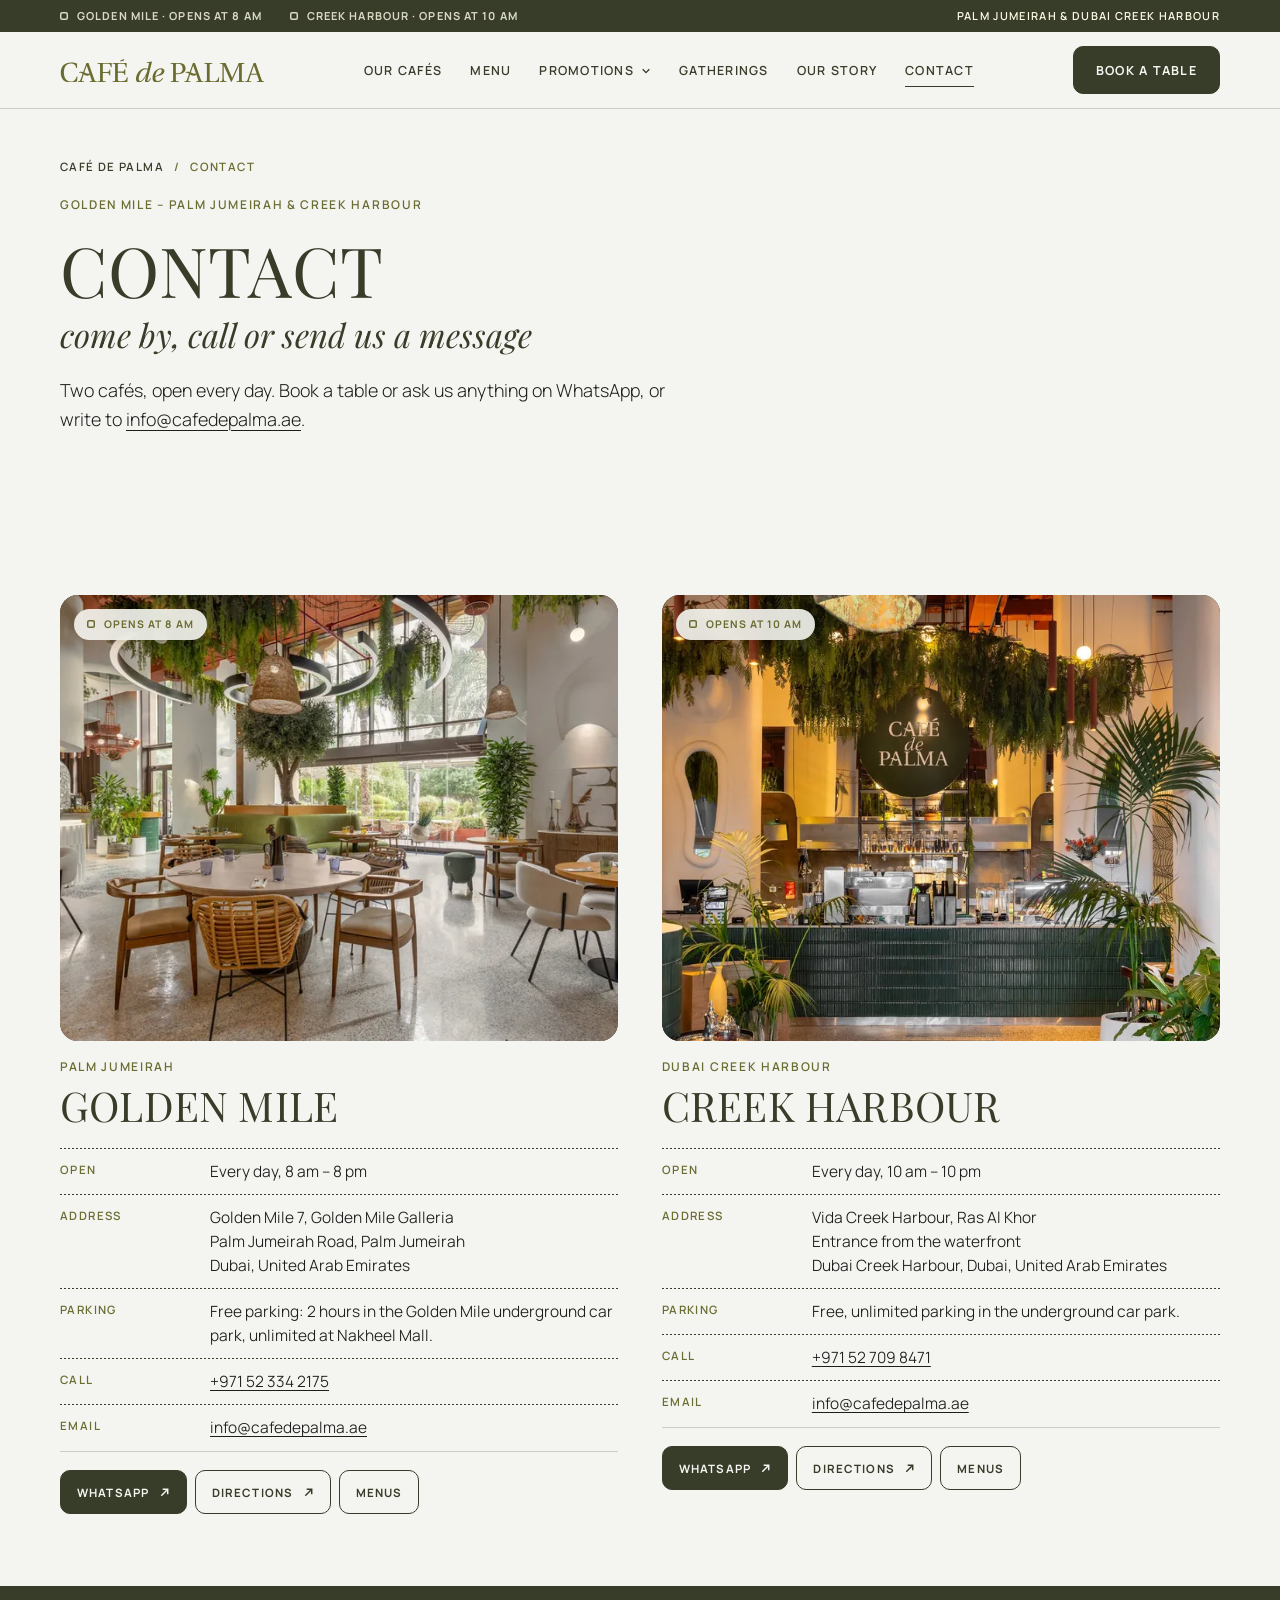
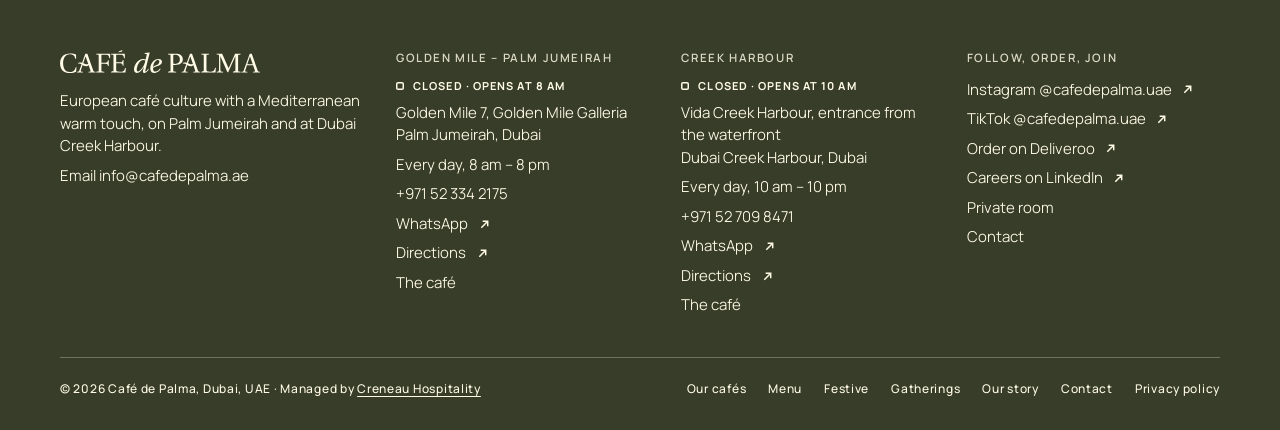
<file: contact/index.html>
<!doctype html>
<html lang="en">
<head>
<meta charset="utf-8">
<meta name="viewport" content="width=device-width,initial-scale=1,viewport-fit=cover">
<title>Contact | Café de Palma Golden Mile &amp; Creek Harbour, Dubai</title>
<!-- Google tag (gtag.js) -->
<script async src="https://www.googletagmanager.com/gtag/js?id=G-DMEMDRD51P"></script>
<script>
  window.dataLayer = window.dataLayer || [];
  function gtag(){dataLayer.push(arguments);}
  gtag('js', new Date());
  gtag('config', 'G-DMEMDRD51P');
</script>
<meta name="description" content="Contact Café de Palma Dubai: opening hours, addresses, phone, WhatsApp, directions and parking for Golden Mile on Palm Jumeirah and Creek Harbour.">
<link rel="canonical" href="https://cafedepalma.ae/contact/">
<link rel="alternate" hreflang="en" href="https://cafedepalma.ae/contact/">
<link rel="alternate" hreflang="x-default" href="https://cafedepalma.ae/contact/">
<meta name="robots" content="index, follow, max-image-preview:large">
<meta name="theme-color" content="#F4F5F0">
<meta name="color-scheme" content="light">
<link rel="icon" href="/assets/icons/favicon.svg" type="image/svg+xml">
<link rel="icon" href="/assets/icons/favicon-32.png" sizes="32x32" type="image/png">
<link rel="apple-touch-icon" href="/assets/icons/apple-touch-icon.png">
<link rel="manifest" href="/site.webmanifest">
<meta name="geo.region" content="AE-DU">
<meta name="geo.placename" content="Dubai">
<meta name="format-detection" content="telephone=no">
<meta property="og:type" content="website">
<meta property="og:site_name" content="Café de Palma">
<meta property="og:locale" content="en_AE">
<meta property="og:url" content="https://cafedepalma.ae/contact/">
<meta property="og:title" content="Contact | Café de Palma Golden Mile &amp; Creek Harbour, Dubai">
<meta property="og:description" content="Contact Café de Palma Dubai: opening hours, addresses, phone, WhatsApp, directions and parking for Golden Mile on Palm Jumeirah and Creek Harbour.">
<meta property="og:image" content="https://cafedepalma.ae/assets/og/home.jpg">
<meta property="og:image:width" content="1200">
<meta property="og:image:height" content="630">
<meta property="og:image:alt" content="Café de Palma in Dubai">
<meta property="og:image:type" content="image/jpeg">
<meta name="twitter:card" content="summary_large_image">
<meta name="twitter:title" content="Contact | Café de Palma Golden Mile &amp; Creek Harbour, Dubai">
<meta name="twitter:description" content="Contact Café de Palma Dubai: opening hours, addresses, phone, WhatsApp, directions and parking for Golden Mile on Palm Jumeirah and Creek Harbour.">
<meta name="twitter:image" content="https://cafedepalma.ae/assets/og/home.jpg">
<meta name="twitter:image:alt" content="Café de Palma in Dubai">
<link rel="preload" href="/assets/fonts/playfair-display-variable.woff2" as="font" type="font/woff2" crossorigin>
<link rel="preload" href="/assets/fonts/manrope-variable.woff2" as="font" type="font/woff2" crossorigin>
<link rel="stylesheet" href="/assets/cdp.css?v=5d5cc2a29e">
<script defer src="/assets/cdp.js?v=5d5cc2a29e"></script>
<script type="application/ld+json">
{
 "@context": "https://schema.org",
 "@graph": [
  {
   "@type": "Organization",
   "@id": "https://cafedepalma.ae/#brand",
   "name": "Café de Palma",
   "url": "https://cafedepalma.ae/",
   "logo": {
    "@type": "ImageObject",
    "url": "https://cafedepalma.ae/assets/icons/logo-512.png",
    "width": 512,
    "height": 512
   },
   "description": "An all-day café in Dubai: European café culture with a Mediterranean warm touch.",
   "email": "info@cafedepalma.ae",
   "sameAs": [
    "https://www.instagram.com/cafedepalma.uae/",
    "https://www.tiktok.com/@cafedepalma.uae",
    "https://www.linkedin.com/company/caf%C3%A9-de-palma/"
   ]
  },
  {
   "@type": "ContactPage",
   "@id": "https://cafedepalma.ae/contact/#webpage",
   "url": "https://cafedepalma.ae/contact/",
   "name": "Contact",
   "description": "Contact Café de Palma Dubai: opening hours, addresses, phone, WhatsApp, directions and parking for Golden Mile on Palm Jumeirah and Creek Harbour.",
   "inLanguage": "en",
   "isPartOf": {
    "@id": "https://cafedepalma.ae/#website"
   },
   "about": {
    "@id": "https://cafedepalma.ae/#brand"
   },
   "breadcrumb": {
    "@id": "https://cafedepalma.ae/contact/#breadcrumb"
   }
  },
  {
   "@type": "BreadcrumbList",
   "@id": "https://cafedepalma.ae/contact/#breadcrumb",
   "itemListElement": [
    {
     "@type": "ListItem",
     "position": 1,
     "name": "Café de Palma",
     "item": "https://cafedepalma.ae/"
    },
    {
     "@type": "ListItem",
     "position": 2,
     "name": "Contact",
     "item": "https://cafedepalma.ae/contact/"
    }
   ]
  },
  {
   "@type": "CafeOrCoffeeShop",
   "@id": "https://cafedepalma.ae/palm-jumeirah/#cafe",
   "name": "Café de Palma Golden Mile – Palm Jumeirah",
   "url": "https://cafedepalma.ae/palm-jumeirah/",
   "image": [
    "https://cafedepalma.ae/img/cdp-golden-mile-dining-room.webp"
   ],
   "telephone": "+971 52 334 2175",
   "email": "info@cafedepalma.ae",
   "address": {
    "@type": "PostalAddress",
    "streetAddress": "Golden Mile 7, Golden Mile Galleria",
    "addressLocality": "Dubai",
    "addressRegion": "Palm Jumeirah",
    "addressCountry": "AE"
   },
   "geo": {
    "@type": "GeoCoordinates",
    "latitude": 25.1105279,
    "longitude": 55.1428189
   },
   "hasMap": "https://maps.app.goo.gl/K9s8Z5mWeQSYeV8w6",
   "openingHoursSpecification": [
    {
     "@type": "OpeningHoursSpecification",
     "dayOfWeek": [
      "Monday",
      "Tuesday",
      "Wednesday",
      "Thursday",
      "Friday",
      "Saturday",
      "Sunday"
     ],
     "opens": "08:00",
     "closes": "20:00"
    }
   ],
   "servesCuisine": [
    "Breakfast",
    "European",
    "Mediterranean",
    "Pizza",
    "Coffee"
   ],
   "hasMenu": "https://cafedepalma.ae/menu/",
   "menu": "https://cafedepalma.ae/menu/",
   "acceptsReservations": true,
   "amenityFeature": [
    {
     "@type": "LocationFeatureSpecification",
     "name": "Terrace",
     "value": true
    },
    {
     "@type": "LocationFeatureSpecification",
     "name": "Pet-friendly",
     "value": true
    },
    {
     "@type": "LocationFeatureSpecification",
     "name": "Free parking",
     "value": true
    },
    {
     "@type": "LocationFeatureSpecification",
     "name": "Private room",
     "value": true
    }
   ],
   "brand": {
    "@id": "https://cafedepalma.ae/#brand"
   },
   "sameAs": [
    "https://www.instagram.com/cafedepalma.uae/"
   ]
  },
  {
   "@type": "CafeOrCoffeeShop",
   "@id": "https://cafedepalma.ae/creek-harbour/#cafe",
   "name": "Café de Palma Creek Harbour",
   "url": "https://cafedepalma.ae/creek-harbour/",
   "image": [
    "https://cafedepalma.ae/img/cdp-creek-harbour-coffee-bar.webp"
   ],
   "telephone": "+971 52 709 8471",
   "email": "info@cafedepalma.ae",
   "address": {
    "@type": "PostalAddress",
    "streetAddress": "Vida Creek Harbour, entrance from the waterfront",
    "addressLocality": "Dubai",
    "addressRegion": "Dubai Creek Harbour",
    "addressCountry": "AE"
   },
   "geo": {
    "@type": "GeoCoordinates",
    "latitude": 25.2050587,
    "longitude": 55.3434615
   },
   "hasMap": "https://maps.app.goo.gl/ZXc6RG2Ui1V7Mv6v5",
   "openingHoursSpecification": [
    {
     "@type": "OpeningHoursSpecification",
     "dayOfWeek": [
      "Monday",
      "Tuesday",
      "Wednesday",
      "Thursday",
      "Friday",
      "Saturday",
      "Sunday"
     ],
     "opens": "10:00",
     "closes": "22:00"
    }
   ],
   "servesCuisine": [
    "Breakfast",
    "European",
    "Mediterranean",
    "Pizza",
    "Coffee"
   ],
   "hasMenu": "https://cafedepalma.ae/menu/",
   "menu": "https://cafedepalma.ae/menu/",
   "acceptsReservations": true,
   "amenityFeature": [
    {
     "@type": "LocationFeatureSpecification",
     "name": "Waterfront terrace",
     "value": true
    },
    {
     "@type": "LocationFeatureSpecification",
     "name": "Pet-friendly",
     "value": true
    },
    {
     "@type": "LocationFeatureSpecification",
     "name": "Free parking",
     "value": true
    },
    {
     "@type": "LocationFeatureSpecification",
     "name": "Kids menu",
     "value": true
    }
   ],
   "brand": {
    "@id": "https://cafedepalma.ae/#brand"
   },
   "sameAs": [
    "https://www.instagram.com/cafedepalma.uae/"
   ]
  }
 ]
}
</script>
</head>
<body>
<a class="skip" href="#main">Skip to content</a>

<div class="strip">
  <div class="wrap">
    <div class="strip-status" aria-label="Opening status, Dubai time">
      <span class="status" data-status="golden-mile" data-status-short data-status-prefix="Golden Mile · "></span>
      <span class="status" data-status="creek-harbour" data-status-short data-status-prefix="Creek Harbour · "></span>
    </div>
    <a class="strip-link" href="/#cafes">Palm Jumeirah &amp; Dubai Creek Harbour</a>
  </div>
</div>
<header class="site-header">
  <div class="wrap">
    <a class="brand" href="/" aria-label="Café de Palma, home"><svg xmlns="http://www.w3.org/2000/svg" viewBox="657.94 504.87 605.07 70.1" width="226" height="26" aria-hidden="true" focusable="false"><g fill="currentColor"><path d="M 1074.984 566.367 L 1057.433 516.464 L 1051.304 516.464 L 1042.609 540.960 C 1042.308 541.843 1041.976 542.781 1041.617 543.746 C 1032.425 540.683 1028.699 544.988 1028.699 544.988 L 1030.464 546.753 C 1030.464 546.753 1033.722 544.324 1039.933 548.464 C 1037.890 554.226 1035.628 560.492 1033.640 565.648 C 1031.902 570.117 1031.156 571.109 1025.941 571.359 L 1025.941 573.757 L 1044.156 573.757 L 1044.156 571.359 L 1039.878 570.917 C 1037.394 570.667 1037.144 569.839 1037.808 567.605 C 1039.214 562.640 1040.953 557.511 1042.859 551.636 L 1043.109 550.917 C 1043.410 551.113 1056.273 559.304 1061.156 550.863 L 1061.406 551.636 L 1066.953 567.441 C 1067.781 569.839 1067.367 570.75 1064.718 571 L 1060.992 571.332 L 1060.992 573.730 L 1082.191 573.730 L 1082.191 571.332 C 1077.386 570.917 1076.476 570.667 1074.984 566.367 Z M 1045.039 545.097 C 1047.386 538.007 1049.812 531.085 1051.968 524.796 L 1052.214 524.796 L 1060.218 547.882 C 1060.027 548.023 1056.382 550.449 1045.039 545.097 Z M 1045.039 545.097 "></path><path d="M 758.046 566.367 L 740.496 516.464 L 734.367 516.464 L 725.671 540.960 C 725.367 541.843 725.039 542.781 724.679 543.746 C 715.488 540.683 711.761 544.988 711.761 544.988 L 713.527 546.753 C 713.527 546.753 716.785 544.324 722.996 548.464 C 720.953 554.226 718.691 560.492 716.703 565.648 C 714.964 570.117 714.218 571.109 709.003 571.359 L 709.003 573.757 L 727.218 573.757 L 727.218 571.359 L 722.914 570.945 C 720.429 570.695 720.179 569.867 720.843 567.632 C 722.25 562.667 723.988 557.539 725.894 551.664 L 726.140 550.945 C 726.445 551.140 739.308 559.332 744.191 550.890 L 744.441 551.664 L 749.988 567.468 C 750.816 569.867 750.402 570.781 747.753 571.027 L 744.027 571.359 L 744.027 573.757 L 765.25 573.757 L 765.25 571.359 C 760.449 570.917 759.539 570.667 758.046 566.367 Z M 728.101 545.097 C 730.449 538.007 732.875 531.085 735.031 524.796 L 735.277 524.796 L 743.281 547.882 C 743.089 548.023 739.472 550.449 728.101 545.097 Z M 728.101 545.097 "></path><path d="M 687.832 572.070 C 670.773 572.070 667.214 555.273 667.214 545.257 C 667.214 531.687 672.597 518.117 687.996 518.117 C 696.445 518.117 702.324 521.589 703.894 531.355 L 706.378 531.355 L 706.378 518.445 C 702.652 516.707 696.359 515.218 688.824 515.218 C 678.640 515.218 670.445 518.199 665.476 523.742 C 660.757 529.039 657.941 536.156 657.941 545.507 C 657.941 555.187 660.839 562.968 665.808 567.933 C 670.941 573.062 679.054 574.968 688.328 574.968 C 694.953 574.968 702.570 573.148 706.546 570.996 L 707.703 557.175 L 705.218 557.175 C 702.902 565.781 698.679 572.070 687.832 572.070 Z M 687.832 572.070 "></path><path d="M 767.460 518.863 C 774.746 519.359 774.910 519.527 774.910 524.160 L 774.910 566.035 C 774.910 570.667 774.746 570.832 767.460 571.332 L 767.460 573.730 L 791.886 573.730 L 791.886 571.332 C 783.355 570.832 783.109 570.667 783.109 566.035 L 783.109 546.667 L 794.699 546.667 C 801.738 546.667 802.070 548.656 802.816 553.953 L 805.300 553.953 L 805.300 536.242 L 802.816 536.242 C 802.070 541.539 801.738 543.523 794.699 543.523 L 783.109 543.523 L 783.109 522.339 C 783.109 519.609 783.441 519.359 786.171 519.359 L 794.371 519.359 C 803.972 519.359 805.878 521.265 807.039 529.703 L 809.523 529.703 L 809.523 516.464 L 767.460 516.464 Z M 767.460 518.863 "></path><path d="M 838.503 570.832 C 834.613 570.832 831.632 570.667 829.890 570.007 C 828.152 569.261 827.824 567.855 827.824 563.800 L 827.824 545.511 L 839.414 545.511 C 846.453 545.511 846.785 547.496 847.531 552.710 L 850.011 552.710 L 850.011 535.25 L 847.531 535.25 C 846.785 540.378 846.453 542.367 839.414 542.367 L 827.824 542.367 L 827.824 522.339 C 827.824 519.691 828.238 519.359 830.886 519.359 L 839 519.359 C 848.441 519.359 850.343 521.429 851.503 530.035 L 853.988 530.035 L 853.988 516.464 L 812.171 516.464 L 812.171 518.863 C 819.460 519.359 819.625 519.527 819.625 524.160 L 819.625 566.035 C 819.625 570.667 819.460 570.832 812.171 571.332 L 812.171 573.730 L 856.058 573.730 L 857.050 559.414 L 854.566 559.414 C 852.664 569.511 848.937 570.832 838.503 570.832 Z M 838.503 570.832 "></path><path d="M 835.246 509.625 L 835.882 511.968 L 845.957 509.265 L 846.371 504.878 Z M 835.246 509.625 "></path><path d="M 917.191 570.425 C 915.535 570.425 915.703 568.523 916.363 565.875 L 929.445 512.746 L 929.031 512.332 L 914.292 514.320 L 913.796 516.222 L 918.765 516.718 C 920.753 516.882 920.917 517.464 920.257 520.113 L 917.109 533.433 L 916.945 533.601 C 915.371 532.773 912.804 532.195 909.988 532.195 C 890.695 532.195 881.835 553.792 881.835 563.804 C 881.835 569.183 883.410 574.730 890.117 574.730 C 899.636 574.730 907.007 564.550 911.894 555.695 L 912.058 555.695 L 909.324 565.542 C 907.671 571.417 908.910 574.812 913.136 574.730 C 919.179 574.730 923.816 569.101 926.632 562.812 L 924.644 561.652 C 923.152 564.550 919.511 570.425 917.191 570.425 Z M 908 557.765 C 904.027 564.218 898.562 570.425 894.171 570.425 C 891.523 570.425 890.035 568.191 890.035 564.468 C 890.035 555.531 897.238 535.089 910.484 535.089 C 913.050 535.089 915.207 535.835 916.199 536.746 C 914.957 543.117 912.222 550.894 908 557.765 Z M 908 557.765 "></path><path d="M 1023.070 519.773 C 1019.093 517.292 1013.796 516.464 1008 516.464 L 984.898 516.464 L 984.898 518.863 C 992.183 519.359 992.347 519.527 992.347 524.160 L 992.347 566.035 C 992.347 570.667 992.183 570.832 984.898 571.332 L 984.898 573.730 L 1009.324 573.730 L 1009.324 571.332 C 1000.796 570.832 1000.546 570.667 1000.546 566.035 L 1000.546 550.226 L 1005.265 550.226 C 1009.074 550.226 1012.800 549.898 1015.863 549.152 C 1022.238 547.496 1029.527 543.027 1029.527 532.683 C 1029.527 526.394 1026.796 522.089 1023.070 519.773 Z M 1006.675 547.332 C 1001.789 547.332 1000.546 547.167 1000.546 544.105 L 1000.546 522.421 C 1000.546 520.105 1001.457 519.359 1006.839 519.359 C 1015.367 519.359 1020.585 524.242 1020.585 533.261 C 1020.585 543.609 1013.796 547.332 1006.675 547.332 Z M 1006.675 547.332 "></path><path d="M 1112.078 570.832 C 1107.937 570.832 1104.957 570.667 1103.218 570.007 C 1101.480 569.261 1101.148 567.855 1101.148 563.800 L 1101.148 524.160 C 1101.148 519.527 1101.398 519.359 1109.097 518.863 L 1109.097 516.464 L 1085.5 516.464 L 1085.5 518.863 C 1092.785 519.359 1092.953 519.527 1092.953 524.160 L 1092.953 566.035 C 1092.953 570.667 1092.785 570.832 1085.5 571.332 L 1085.5 573.730 L 1128.472 573.730 L 1129.468 558.917 L 1126.984 558.917 C 1125.328 569.757 1120.773 570.832 1112.078 570.832 Z M 1112.078 570.832 "></path><path d="M 1178.179 538.394 L 1168.242 560.574 L 1168.078 560.574 L 1158.304 538.476 C 1155.078 531.113 1151.601 523.828 1148.617 516.464 L 1131.808 516.464 L 1131.808 518.863 C 1139.097 519.359 1139.261 519.527 1139.261 524.160 L 1139.261 556.929 C 1139.261 561.316 1139.097 564.460 1138.683 567.191 C 1138.187 570.667 1136.199 571 1131.894 571.332 L 1131.894 573.730 L 1151.515 573.730 L 1151.515 571.332 C 1146.136 570.917 1144.148 570.667 1143.652 567.191 C 1143.238 564.460 1143.070 561.316 1143.070 556.929 L 1143.070 524.078 L 1143.238 524.078 L 1164.597 572.738 L 1166.835 572.738 L 1188.445 524.078 L 1188.695 524.078 L 1188.695 566.035 C 1188.695 570.667 1188.527 570.832 1181.242 571.332 L 1181.242 573.730 L 1204.343 573.730 L 1204.343 571.332 C 1197.140 570.832 1196.890 570.667 1196.890 566.035 L 1196.890 524.160 C 1196.890 519.527 1197.140 519.359 1204.343 518.863 L 1204.343 516.464 L 1187.699 516.464 C 1184.886 523.828 1181.492 531.113 1178.179 538.394 Z M 1178.179 538.394 "></path><path d="M 1255.800 566.363 L 1238.246 516.464 L 1232.117 516.464 L 1223.421 540.960 C 1220.855 548.160 1217.378 558.089 1214.480 565.621 C 1212.742 570.089 1211.996 571.082 1206.781 571.332 L 1206.781 573.730 L 1224.996 573.730 L 1224.996 571.332 L 1220.691 570.917 C 1218.207 570.667 1217.957 569.839 1218.621 567.605 C 1220.027 562.640 1221.765 557.511 1223.671 551.636 L 1242.218 551.636 L 1247.765 567.441 C 1248.593 569.839 1248.179 570.75 1245.531 571 L 1241.804 571.332 L 1241.804 573.730 L 1263.003 573.730 L 1263.003 571.332 C 1258.199 570.917 1257.289 570.667 1255.800 566.363 Z M 1224.746 548.492 C 1227.398 540.214 1230.296 532.105 1232.781 524.824 L 1233.027 524.824 L 1241.226 548.492 Z M 1224.746 548.492 "></path><path d="M 948.628 554.871 C 954.093 554.070 958.511 551.585 958.511 551.585 C 960.359 550.539 961.742 549.464 962.898 548.414 C 965.796 545.519 966.378 542.789 966.378 540.468 C 966.378 536.085 962.898 532.195 956.109 532.195 C 948.656 532.195 942.531 536 937.976 541.628 C 933.589 547.007 931.105 554.207 931.105 561.160 C 931.105 572.746 938.640 574.730 943.441 574.730 C 949.484 574.730 956.773 572.082 962.402 562.898 L 960.5 561.242 C 957.519 565.132 953.046 570.675 946.835 570.675 C 941.316 570.675 939.496 566.179 939.300 560.136 C 939.410 559.945 941.730 555.890 948.628 554.871 Z M 939.437 556.964 C 939.437 556.937 939.437 556.937 939.437 556.910 C 939.437 556.855 939.437 556.800 939.437 556.746 C 939.437 556.718 939.437 556.691 939.437 556.664 C 939.437 556.605 939.437 556.523 939.437 556.441 C 939.496 555.753 939.632 554.539 939.964 552.578 C 941.949 543.449 947.691 535.089 953.765 535.089 C 956.660 535.089 958.566 537.078 958.566 539.972 C 958.566 542.015 957.933 544.140 956.496 546.152 C 956.496 546.152 954.593 549.628 948.574 551.613 C 943.605 553.269 941.289 555.144 939.437 557.160 C 939.437 557.105 939.437 557.046 939.437 556.964 Z M 939.437 556.964 "></path></g></svg></a>
    <nav class="site-nav" id="site-nav" aria-label="Main">
      <a href="/#cafes">Our cafés</a>
      <a href="/menu/">Menu</a>
      <div class="nav-group"><button type="button" class="nav-parent" aria-expanded="false" aria-controls="nav-promos">Promotions<svg viewBox="0 0 12 12" width="10" height="10" aria-hidden="true"><path d="m2 4 4 4 4-4" fill="none" stroke="currentColor" stroke-width="1.6"/></svg></button><div class="nav-sub" id="nav-promos"><a href="/halloween/" data-show-until="2026-10-31">Halloween</a><a href="/fuel-challenge/" data-show-until="2026-11-29">Palma 30×30 Fuel Challenge</a><a href="/festive/">Festive season</a></div></div>
      <a href="/gatherings/">Gatherings</a>
      <a href="/our-story/">Our story</a>
      <a href="/contact/" aria-current="page">Contact</a>
    </nav>
    <div class="header-actions">
      <a class="btn" href="/#cafes" data-open-book><span>Book<span class="long"> a table</span></span></a>
      <button class="nav-toggle" type="button" aria-expanded="false" aria-controls="site-nav">
        <span class="sr-only">Menu</span>
        <svg width="22" height="16" viewBox="0 0 22 16" aria-hidden="true" focusable="false"><path d="M0 1h22M0 8h22M0 15h22" stroke="currentColor" stroke-width="1.6" fill="none"/></svg>
      </button>
    </div>
  </div>
</header>
<main id="main" tabindex="-1">
  <section class="page-hero page-hero--slim" aria-labelledby="h-contact">
    <div class="wrap">
      <div class="hero-copy">
        <nav class="crumbs" aria-label="Breadcrumb"><a href="/">Café de Palma</a><span aria-hidden="true">/</span><span aria-current="page">Contact</span></nav>
        <p class="eyebrow">Golden Mile – Palm Jumeirah &amp; Creek Harbour</p>
        <h1 class="lockup " id="h-contact"><span class="lockup__upper">Contact</span><span class="lockup__lower">come by, call or send us a message</span></h1>
        <p class="lead">Two cafés, open every day. Book a table or ask us anything on WhatsApp, or write to <a href="mailto:info@cafedepalma.ae">info@cafedepalma.ae</a>.</p>
      </div>
    </div>
  </section>

  <section class="sec sec--flush" aria-label="Our cafés">
    <div class="wrap cafes">
      <article class="contact-card" aria-labelledby="c-golden-mile" data-reveal>
        <a class="cafe-photo" href="/palm-jumeirah/" tabindex="-1" aria-hidden="true"><img class="ph" src="/img/cdp-golden-mile-dining-room.webp" srcset="/img/cdp-golden-mile-dining-room-720.webp 720w, /img/cdp-golden-mile-dining-room.webp 1600w" sizes="(max-width:900px) 100vw, 50vw" width="1600" height="1133" alt="" loading="lazy" decoding="async" style="--pos:50% 42%"><span class="chip status" data-status="golden-mile" data-status-short></span></a>
        <div class="stack-sm">
          <p class="eyebrow">Palm Jumeirah</p>
          <h2 class="cafe-title" id="c-golden-mile"><a href="/palm-jumeirah/">Golden Mile</a></h2>
        </div>
        <dl class="facts">
          <div><dt>Open</dt><dd>Every day, 8 am – 8 pm</dd></div>
          <div><dt>Address</dt><dd><address>Golden Mile 7, Golden Mile Galleria<br>Palm Jumeirah Road, Palm Jumeirah<br>Dubai, United Arab Emirates</address></dd></div>
          <div><dt>Parking</dt><dd>Free parking: 2 hours in the Golden Mile underground car park, unlimited at Nakheel Mall.</dd></div>
          <div><dt>Call</dt><dd><a href="tel:+971523342175">+971 52 334 2175</a></dd></div>
          <div><dt>Email</dt><dd><a href="mailto:info@cafedepalma.ae">info@cafedepalma.ae</a></dd></div>
        </dl>
        <div class="actions actions--tight">
          <a class="btn btn-sm" href="https://wa.me/971523342175?text=Hello%20Caf%C3%A9%20de%20Palma%2C%20I%20would%20like%20to%20book%20a%20table%20at%20Golden%20Mile%20%E2%80%93%20Palm%20Jumeirah." target="_blank" rel="noopener">WhatsApp<svg class="ext" viewBox="0 0 12 12" width="11" height="11" aria-hidden="true" focusable="false"><path d="M4 2.5h5.5V8M9.5 2.5 2.5 9.5" fill="none" stroke="currentColor" stroke-width="1.6"/></svg><span class="sr-only"> (opens in a new tab)</span></a>
          <a class="btn btn-line btn-sm" href="https://maps.app.goo.gl/K9s8Z5mWeQSYeV8w6" target="_blank" rel="noopener">Directions<svg class="ext" viewBox="0 0 12 12" width="11" height="11" aria-hidden="true" focusable="false"><path d="M4 2.5h5.5V8M9.5 2.5 2.5 9.5" fill="none" stroke="currentColor" stroke-width="1.6"/></svg><span class="sr-only"> (opens in a new tab)</span></a>
          <a class="btn btn-line btn-sm" href="/menu/#menu-golden-mile">Menus</a>
        </div>
      </article>
      <article class="contact-card" aria-labelledby="c-creek-harbour" data-reveal>
        <a class="cafe-photo" href="/creek-harbour/" tabindex="-1" aria-hidden="true"><img class="ph" src="/img/cdp-creek-harbour-coffee-bar.webp" srcset="/img/cdp-creek-harbour-coffee-bar-720.webp 720w, /img/cdp-creek-harbour-coffee-bar.webp 1200w" sizes="(max-width:900px) 100vw, 50vw" width="1200" height="1733" alt="" loading="lazy" decoding="async" style="--pos:50% 42%"><span class="chip status" data-status="creek-harbour" data-status-short></span></a>
        <div class="stack-sm">
          <p class="eyebrow">Dubai Creek Harbour</p>
          <h2 class="cafe-title" id="c-creek-harbour"><a href="/creek-harbour/">Creek Harbour</a></h2>
        </div>
        <dl class="facts">
          <div><dt>Open</dt><dd>Every day, 10 am – 10 pm</dd></div>
          <div><dt>Address</dt><dd><address>Vida Creek Harbour, Ras Al Khor<br>Entrance from the waterfront<br>Dubai Creek Harbour, Dubai, United Arab Emirates</address></dd></div>
          <div><dt>Parking</dt><dd>Free, unlimited parking in the underground car park.</dd></div>
          <div><dt>Call</dt><dd><a href="tel:+971527098471">+971 52 709 8471</a></dd></div>
          <div><dt>Email</dt><dd><a href="mailto:info@cafedepalma.ae">info@cafedepalma.ae</a></dd></div>
        </dl>
        <div class="actions actions--tight">
          <a class="btn btn-sm" href="https://wa.me/971527098471?text=Hello%20Caf%C3%A9%20de%20Palma%2C%20I%20would%20like%20to%20book%20a%20table%20at%20Creek%20Harbour." target="_blank" rel="noopener">WhatsApp<svg class="ext" viewBox="0 0 12 12" width="11" height="11" aria-hidden="true" focusable="false"><path d="M4 2.5h5.5V8M9.5 2.5 2.5 9.5" fill="none" stroke="currentColor" stroke-width="1.6"/></svg><span class="sr-only"> (opens in a new tab)</span></a>
          <a class="btn btn-line btn-sm" href="https://maps.app.goo.gl/ZXc6RG2Ui1V7Mv6v5" target="_blank" rel="noopener">Directions<svg class="ext" viewBox="0 0 12 12" width="11" height="11" aria-hidden="true" focusable="false"><path d="M4 2.5h5.5V8M9.5 2.5 2.5 9.5" fill="none" stroke="currentColor" stroke-width="1.6"/></svg><span class="sr-only"> (opens in a new tab)</span></a>
          <a class="btn btn-line btn-sm" href="/menu/#menu-creek-harbour">Menus</a>
        </div>
      </article>
    </div>
  </section>


</main>

<footer class="site-footer" id="contact">
  <div class="wrap">
    <div class="foot-grid">
      <div class="foot-col">
        <img class="logo" src="/assets/logo/cafe-de-palma-logotype-cream.svg" alt="Café de Palma" width="200" height="23" loading="lazy">
        <p>European café culture with a Mediterranean warm touch, on Palm Jumeirah and at Dubai Creek Harbour.</p>
        <span>Email <span class="select-all">info@cafedepalma.ae</span></span>
      </div>
      <div class="foot-col">
        <h2>Golden Mile – Palm Jumeirah</h2>
        <p class="status" data-status="golden-mile"></p>
        <address>Golden Mile 7, Golden Mile Galleria<br>Palm Jumeirah, Dubai</address>
        <span>Every day, 8 am – 8 pm</span>
        <a href="tel:+971523342175">+971 52 334 2175</a>
        <a href="https://wa.me/971523342175" target="_blank" rel="noopener">WhatsApp<svg class="ext" viewBox="0 0 12 12" width="11" height="11" aria-hidden="true" focusable="false"><path d="M4 2.5h5.5V8M9.5 2.5 2.5 9.5" fill="none" stroke="currentColor" stroke-width="1.6"/></svg><span class="sr-only"> (opens in a new tab)</span></a>
        <a href="https://maps.app.goo.gl/K9s8Z5mWeQSYeV8w6" target="_blank" rel="noopener">Directions<svg class="ext" viewBox="0 0 12 12" width="11" height="11" aria-hidden="true" focusable="false"><path d="M4 2.5h5.5V8M9.5 2.5 2.5 9.5" fill="none" stroke="currentColor" stroke-width="1.6"/></svg><span class="sr-only"> (opens in a new tab)</span></a>
        <a href="/palm-jumeirah/">The café</a>
      </div>
      <div class="foot-col">
        <h2>Creek Harbour</h2>
        <p class="status" data-status="creek-harbour"></p>
        <address>Vida Creek Harbour, entrance from the waterfront<br>Dubai Creek Harbour, Dubai</address>
        <span>Every day, 10 am – 10 pm</span>
        <a href="tel:+971527098471">+971 52 709 8471</a>
        <a href="https://wa.me/971527098471" target="_blank" rel="noopener">WhatsApp<svg class="ext" viewBox="0 0 12 12" width="11" height="11" aria-hidden="true" focusable="false"><path d="M4 2.5h5.5V8M9.5 2.5 2.5 9.5" fill="none" stroke="currentColor" stroke-width="1.6"/></svg><span class="sr-only"> (opens in a new tab)</span></a>
        <a href="https://maps.app.goo.gl/ZXc6RG2Ui1V7Mv6v5" target="_blank" rel="noopener">Directions<svg class="ext" viewBox="0 0 12 12" width="11" height="11" aria-hidden="true" focusable="false"><path d="M4 2.5h5.5V8M9.5 2.5 2.5 9.5" fill="none" stroke="currentColor" stroke-width="1.6"/></svg><span class="sr-only"> (opens in a new tab)</span></a>
        <a href="/creek-harbour/">The café</a>
      </div>
      <div class="foot-col">
        <h2>Follow, order, join</h2>
        <a href="https://www.instagram.com/cafedepalma.uae/" target="_blank" rel="noopener">Instagram @cafedepalma.uae<svg class="ext" viewBox="0 0 12 12" width="11" height="11" aria-hidden="true" focusable="false"><path d="M4 2.5h5.5V8M9.5 2.5 2.5 9.5" fill="none" stroke="currentColor" stroke-width="1.6"/></svg><span class="sr-only"> (opens in a new tab)</span></a>
        <a href="https://www.tiktok.com/@cafedepalma.uae" target="_blank" rel="noopener">TikTok @cafedepalma.uae<svg class="ext" viewBox="0 0 12 12" width="11" height="11" aria-hidden="true" focusable="false"><path d="M4 2.5h5.5V8M9.5 2.5 2.5 9.5" fill="none" stroke="currentColor" stroke-width="1.6"/></svg><span class="sr-only"> (opens in a new tab)</span></a>
        <a href="https://deliveroo.ae/menu/dubai/the-palm/cafe-de-palma" target="_blank" rel="noopener">Order on Deliveroo<svg class="ext" viewBox="0 0 12 12" width="11" height="11" aria-hidden="true" focusable="false"><path d="M4 2.5h5.5V8M9.5 2.5 2.5 9.5" fill="none" stroke="currentColor" stroke-width="1.6"/></svg><span class="sr-only"> (opens in a new tab)</span></a>
        <a href="https://www.linkedin.com/company/caf%C3%A9-de-palma/" target="_blank" rel="noopener">Careers on LinkedIn<svg class="ext" viewBox="0 0 12 12" width="11" height="11" aria-hidden="true" focusable="false"><path d="M4 2.5h5.5V8M9.5 2.5 2.5 9.5" fill="none" stroke="currentColor" stroke-width="1.6"/></svg><span class="sr-only"> (opens in a new tab)</span></a>
        <a href="/gatherings/">Private room</a>
        <a href="/contact/">Contact</a>
      </div>
    </div>
    <div class="foot-bottom">
      <span>&copy; <span data-year>2026</span> Café de Palma, Dubai, UAE &middot; Managed by <a href="https://www.creneauhospitality.com/" target="_blank" rel="noopener">Creneau Hospitality<span class="sr-only"> (opens in a new tab)</span></a></span>
      <nav aria-label="Footer">
        <a href="/#cafes">Our cafés</a>
        <a href="/menu/">Menu</a>
        <a href="/halloween/" data-show-until="2026-10-31">Halloween</a>
        <a href="/fuel-challenge/" data-show-until="2026-11-29">Fuel Challenge</a>
        <a href="/festive/">Festive</a>
        <a href="/gatherings/">Gatherings</a>
        <a href="/our-story/">Our story</a>
        <a href="/contact/">Contact</a>
        <a href="https://cafedepalma.ae/privacy-policy/">Privacy policy</a>
      </nav>
    </div>
  </div>
</footer>
<dialog class="book" id="book-dialog" aria-labelledby="book-title">
  <div class="book-head">
    <div class="stack-sm">
      <p class="eyebrow">Book a table</p>
      <h2 id="book-title">Choose your café</h2>
    </div>
    <button class="close-x" type="button" data-close-dialog aria-label="Close">
      <svg width="16" height="16" viewBox="0 0 16 16" aria-hidden="true" focusable="false"><path d="M2 2l12 12M14 2L2 14" stroke="currentColor" stroke-width="1.6" fill="none"/></svg>
    </button>
  </div>
  <p class="book-topic" id="book-topic" hidden></p>
  <ul class="book-list">
    <li class="book-row">
      <img class="book-thumb" src="/img/cdp-golden-mile-dining-room-720.webp" alt="" width="84" height="84" loading="lazy" decoding="async">
      <div class="stack-sm">
        <p class="book-name">Golden Mile</p>
        <p class="book-meta">Palm Jumeirah · every day, 8 am – 8 pm</p>
        <p class="status" data-status="golden-mile"></p>
      </div>
      <div class="book-acts">
        <a class="btn btn-sm" href="https://wa.me/971523342175?text=Hello%20Caf%C3%A9%20de%20Palma%2C%20I%20would%20like%20to%20book%20a%20table%20at%20Golden%20Mile%20%E2%80%93%20Palm%20Jumeirah." target="_blank" rel="noopener" data-wa-book="golden-mile">Book on WhatsApp<svg class="ext" viewBox="0 0 12 12" width="11" height="11" aria-hidden="true" focusable="false"><path d="M4 2.5h5.5V8M9.5 2.5 2.5 9.5" fill="none" stroke="currentColor" stroke-width="1.6"/></svg><span class="sr-only"> (opens in a new tab)</span></a>
        <a class="btn btn-line btn-sm" href="tel:+971523342175">Call +971 52 334 2175</a>
      </div>
    </li>
    <li class="book-row">
      <img class="book-thumb" src="/img/cdp-creek-harbour-coffee-bar-720.webp" alt="" width="84" height="84" loading="lazy" decoding="async">
      <div class="stack-sm">
        <p class="book-name">Creek Harbour</p>
        <p class="book-meta">Dubai Creek Harbour · every day, 10 am – 10 pm</p>
        <p class="status" data-status="creek-harbour"></p>
      </div>
      <div class="book-acts">
        <a class="btn btn-sm" href="https://wa.me/971527098471?text=Hello%20Caf%C3%A9%20de%20Palma%2C%20I%20would%20like%20to%20book%20a%20table%20at%20Creek%20Harbour." target="_blank" rel="noopener" data-wa-book="creek-harbour">Book on WhatsApp<svg class="ext" viewBox="0 0 12 12" width="11" height="11" aria-hidden="true" focusable="false"><path d="M4 2.5h5.5V8M9.5 2.5 2.5 9.5" fill="none" stroke="currentColor" stroke-width="1.6"/></svg><span class="sr-only"> (opens in a new tab)</span></a>
        <a class="btn btn-line btn-sm" href="tel:+971527098471">Call +971 52 709 8471</a>
      </div>
    </li>
  </ul>
  <p class="book-foot">Booking for 10 or more? See <a href="/gatherings/">Gatherings</a> for the private room at Golden Mile – Palm Jumeirah.</p>
</dialog>
<script id="cdp-data" type="application/json">{"title": "Contact | Café de Palma Golden Mile & Creek Harbour, Dubai", "gtm": "GTM-M4FKT5CL", "cafes": {"golden-mile": {"name": "Golden Mile – Palm Jumeirah", "tz": "Asia/Dubai", "week": [[480, 1200], [480, 1200], [480, 1200], [480, 1200], [480, 1200], [480, 1200], [480, 1200]], "wa": "971523342175", "phone": "+971 52 334 2175"}, "creek-harbour": {"name": "Creek Harbour", "tz": "Asia/Dubai", "week": [[600, 1320], [600, 1320], [600, 1320], [600, 1320], [600, 1320], [600, 1320], [600, 1320]], "wa": "971527098471", "phone": "+971 52 709 8471"}}, "gatherings": {"private-room": {"cafe": "golden-mile", "label": "the private room at Golden Mile – Palm Jumeirah"}}, "pages": {"golden-mile-1": {"src": "/img/menus/cdp-menu-golden-mile-1.webp", "w": 1600, "h": 2525, "menu": "breakfast", "small": "/img/menus/cdp-menu-golden-mile-1-760.webp"}, "golden-mile-2": {"src": "/img/menus/cdp-menu-golden-mile-2.webp", "w": 1600, "h": 2525, "menu": "main", "small": "/img/menus/cdp-menu-golden-mile-2-760.webp"}, "golden-mile-3": {"src": "/img/menus/cdp-menu-golden-mile-3.webp", "w": 1600, "h": 2524, "menu": "drinks", "small": "/img/menus/cdp-menu-golden-mile-3-760.webp"}, "golden-mile-4": {"src": "/img/menus/cdp-menu-golden-mile-4.webp", "w": 1600, "h": 2524, "menu": "drinks", "small": "/img/menus/cdp-menu-golden-mile-4-760.webp"}, "golden-mile-5": {"src": "/img/menus/cdp-menu-golden-mile-5.webp", "w": 1600, "h": 2266, "menu": "kids", "small": "/img/menus/cdp-menu-golden-mile-5-760.webp"}, "golden-mile-6": {"src": "/img/menus/cdp-menu-golden-mile-6.webp", "w": 1600, "h": 2266, "menu": "kids", "small": "/img/menus/cdp-menu-golden-mile-6-760.webp"}, "creek-harbour-1": {"src": "/img/menus/cdp-menu-creek-harbour-1.webp", "w": 1600, "h": 2526, "menu": "cover", "small": "/img/menus/cdp-menu-creek-harbour-1-760.webp"}, "creek-harbour-2": {"src": "/img/menus/cdp-menu-creek-harbour-2.webp", "w": 1600, "h": 2526, "menu": "breakfast", "small": "/img/menus/cdp-menu-creek-harbour-2-760.webp"}, "creek-harbour-3": {"src": "/img/menus/cdp-menu-creek-harbour-3.webp", "w": 1600, "h": 2526, "menu": "breakfast", "small": "/img/menus/cdp-menu-creek-harbour-3-760.webp"}, "creek-harbour-4": {"src": "/img/menus/cdp-menu-creek-harbour-4.webp", "w": 1600, "h": 2526, "menu": "main", "small": "/img/menus/cdp-menu-creek-harbour-4-760.webp"}, "creek-harbour-5": {"src": "/img/menus/cdp-menu-creek-harbour-5.webp", "w": 1600, "h": 2526, "menu": "main", "small": "/img/menus/cdp-menu-creek-harbour-5-760.webp"}, "creek-harbour-6": {"src": "/img/menus/cdp-menu-creek-harbour-6.webp", "w": 1600, "h": 2526, "menu": "drinks", "small": "/img/menus/cdp-menu-creek-harbour-6-760.webp"}, "creek-harbour-7": {"src": "/img/menus/cdp-menu-creek-harbour-7.webp", "w": 1600, "h": 2526, "menu": "drinks", "small": "/img/menus/cdp-menu-creek-harbour-7-760.webp"}, "creek-harbour-8": {"src": "/img/menus/cdp-menu-creek-harbour-8.webp", "w": 1600, "h": 2526, "menu": "drinks", "small": "/img/menus/cdp-menu-creek-harbour-8-760.webp"}, "creek-harbour-9": {"src": "/img/menus/cdp-menu-creek-harbour-9.webp", "w": 1600, "h": 2266, "menu": "kids", "small": "/img/menus/cdp-menu-creek-harbour-9-760.webp"}, "creek-harbour-10": {"src": "/img/menus/cdp-menu-creek-harbour-10.webp", "w": 1600, "h": 2266, "menu": "kids", "small": "/img/menus/cdp-menu-creek-harbour-10-760.webp"}}, "books": {"golden-mile": {"name": "Golden Mile", "menus": [["breakfast", "Breakfast"], ["main", "Main menu"], ["drinks", "Drinks"], ["kids", "Kids"]], "pages": ["golden-mile-1", "golden-mile-2", "golden-mile-3", "golden-mile-4", "golden-mile-5", "golden-mile-6"], "spreads": [[0, 1], [2, 3], [4, 5]], "starts": {"breakfast": 0, "main": 1, "drinks": 2, "kids": 4}, "pdfs": {"breakfast": "/menus/cafe-de-palma-golden-mile-food-menu.pdf", "main": "/menus/cafe-de-palma-golden-mile-food-menu.pdf", "drinks": "/menus/cafe-de-palma-golden-mile-drinks-menu.pdf", "kids": "/menus/cafe-de-palma-golden-mile-kids-menu.pdf"}}, "creek-harbour": {"name": "Creek Harbour", "menus": [["breakfast", "Breakfast"], ["main", "Main menu"], ["drinks", "Drinks"], ["kids", "Kids"]], "pages": ["creek-harbour-1", "creek-harbour-2", "creek-harbour-3", "creek-harbour-4", "creek-harbour-5", "creek-harbour-6", "creek-harbour-7", "creek-harbour-8", "creek-harbour-9", "creek-harbour-10"], "spreads": [[0], [1, 2], [3, 4], [5, 6], [7], [8, 9]], "starts": {"breakfast": 1, "main": 3, "drinks": 5, "kids": 8}, "pdfs": {"cover": "/menus/cafe-de-palma-creek-harbour-menu.pdf", "breakfast": "/menus/cafe-de-palma-creek-harbour-menu.pdf", "main": "/menus/cafe-de-palma-creek-harbour-menu.pdf", "drinks": "/menus/cafe-de-palma-creek-harbour-menu.pdf", "kids": "/menus/cafe-de-palma-creek-harbour-kids-menu.pdf"}}}}</script>
</body>
</html>
</file>
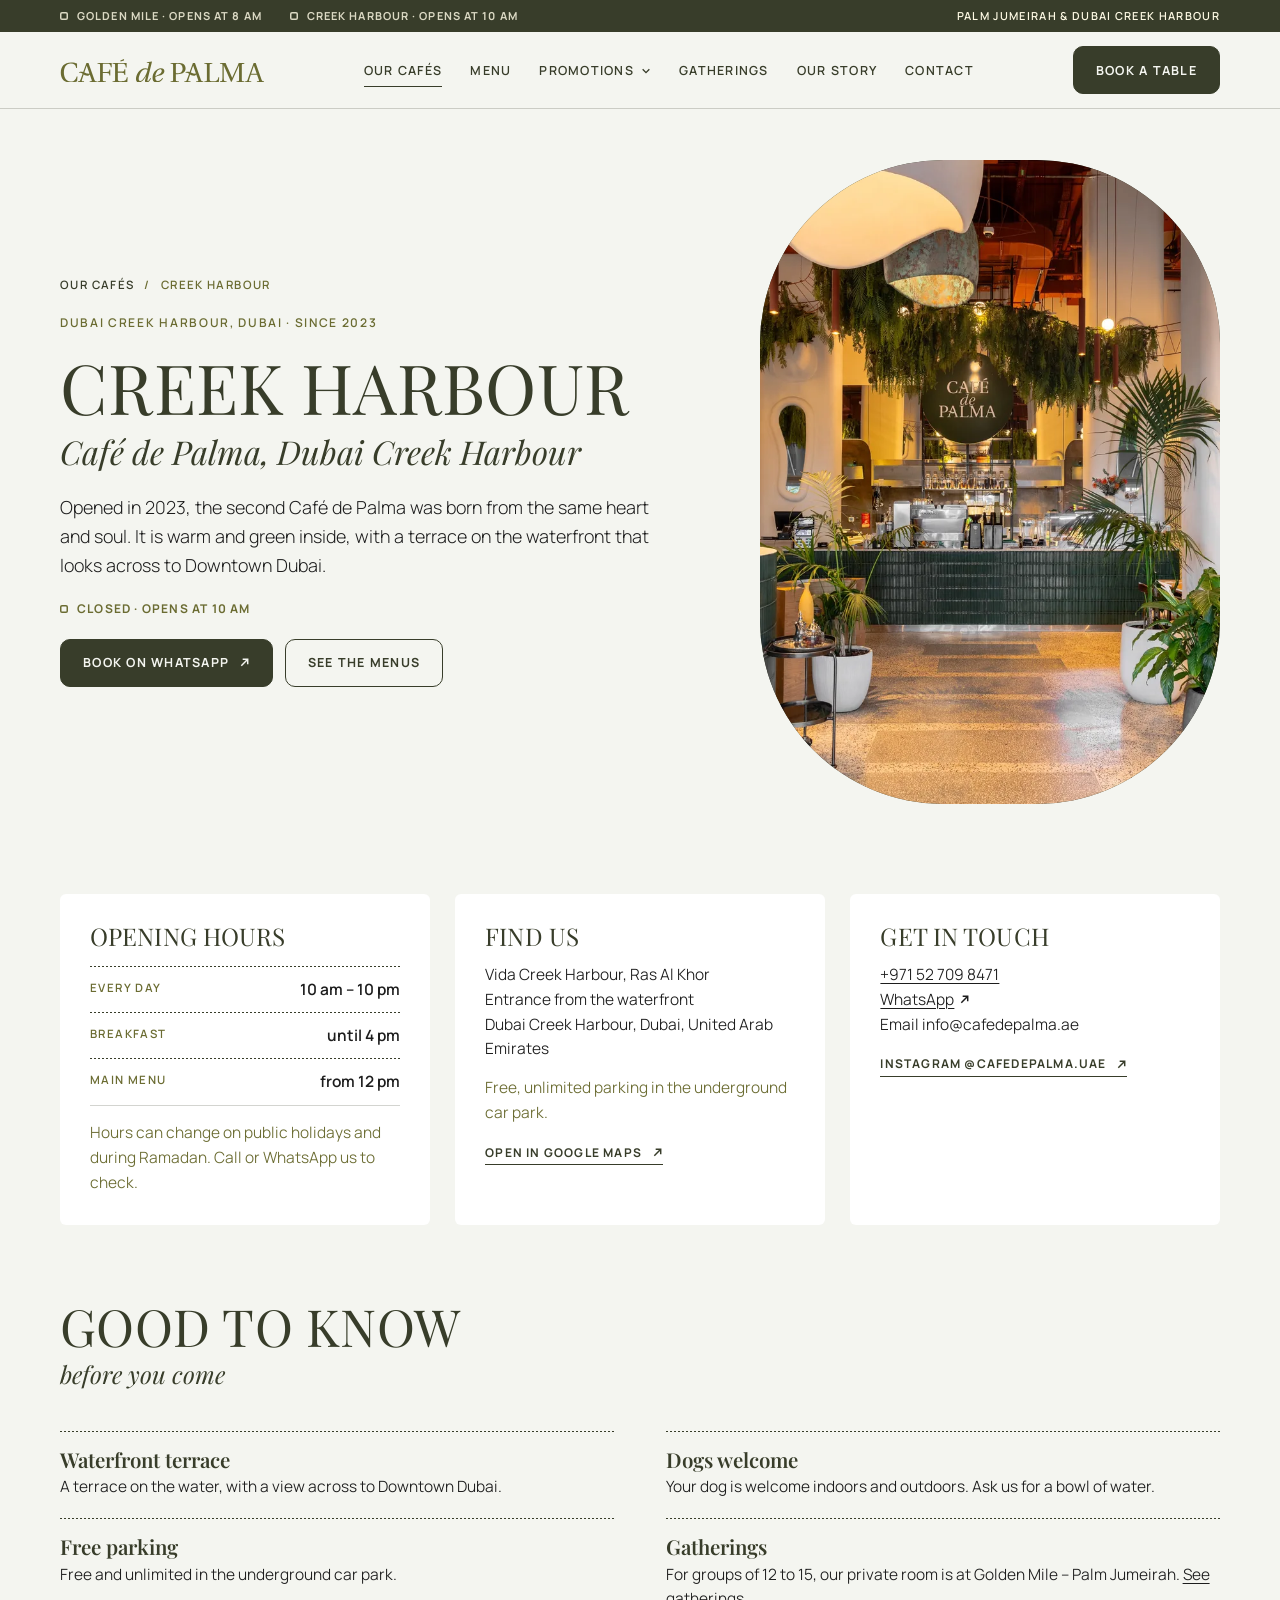
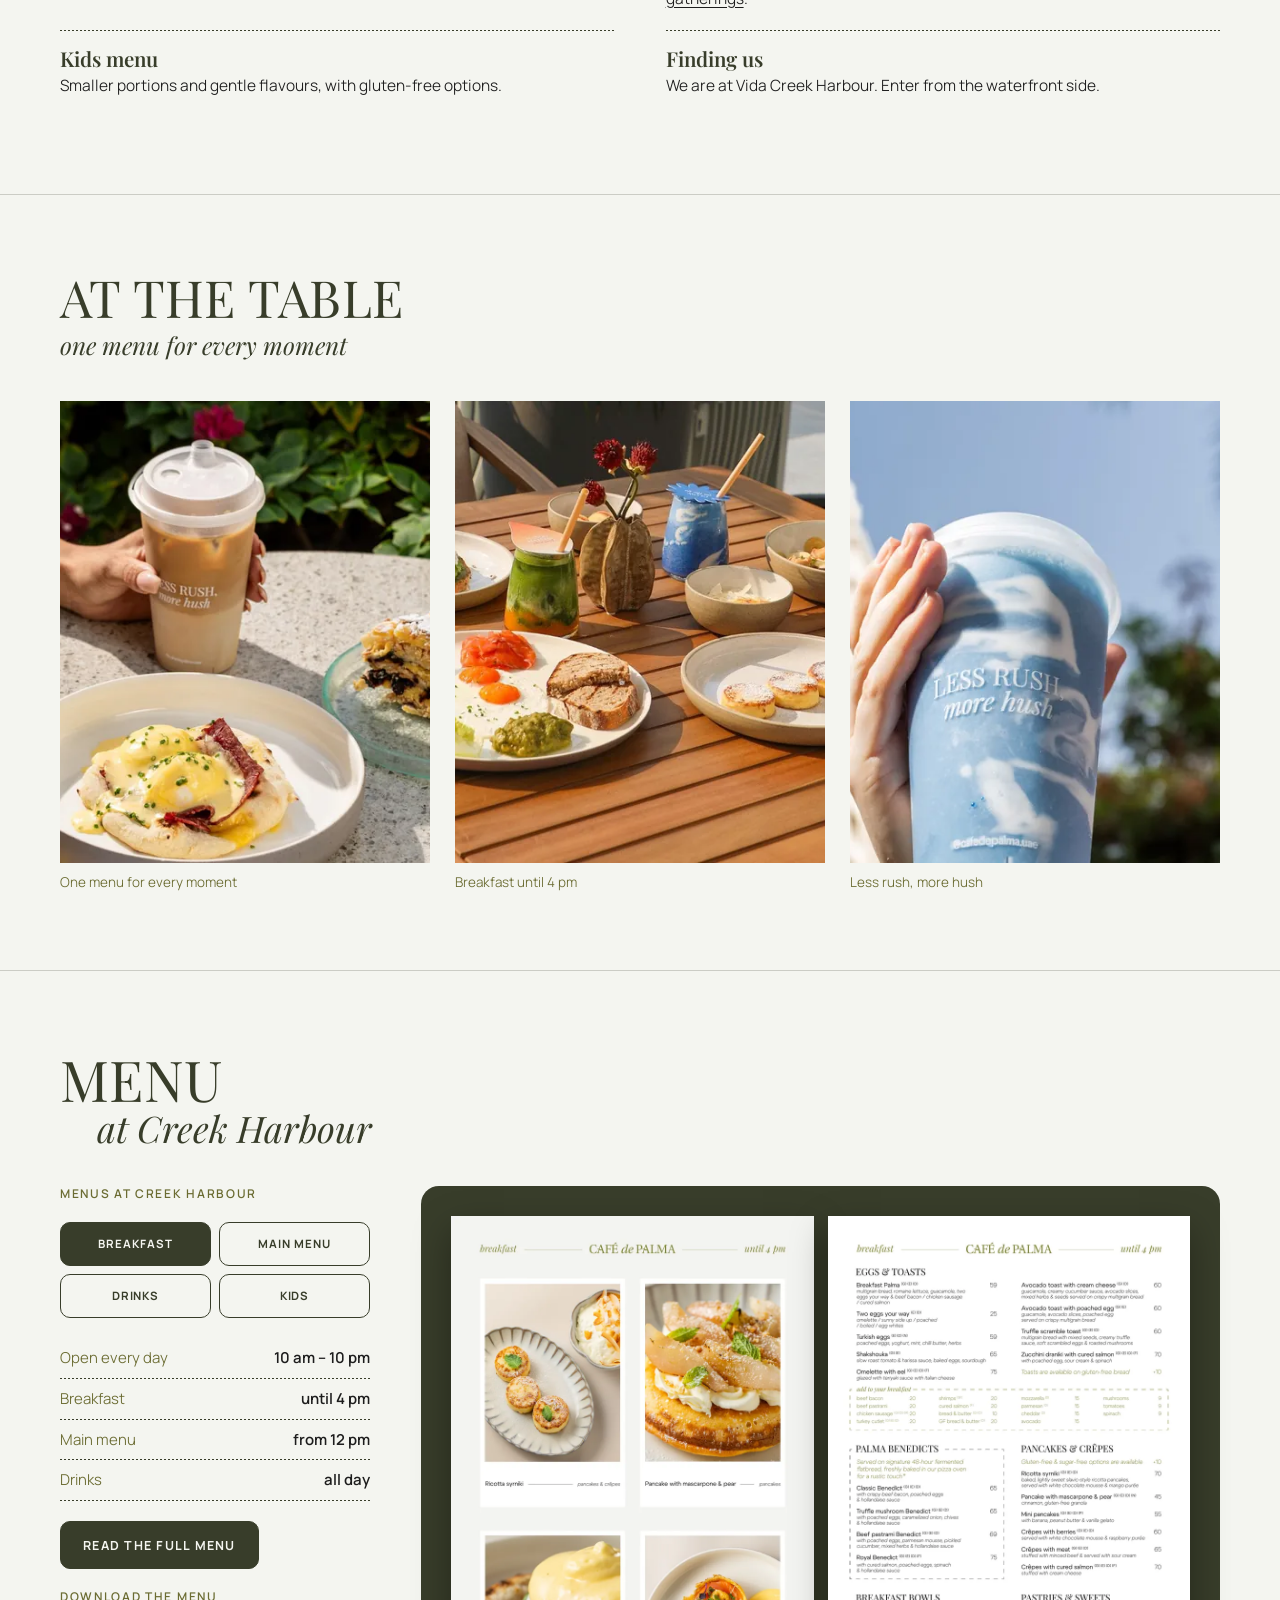
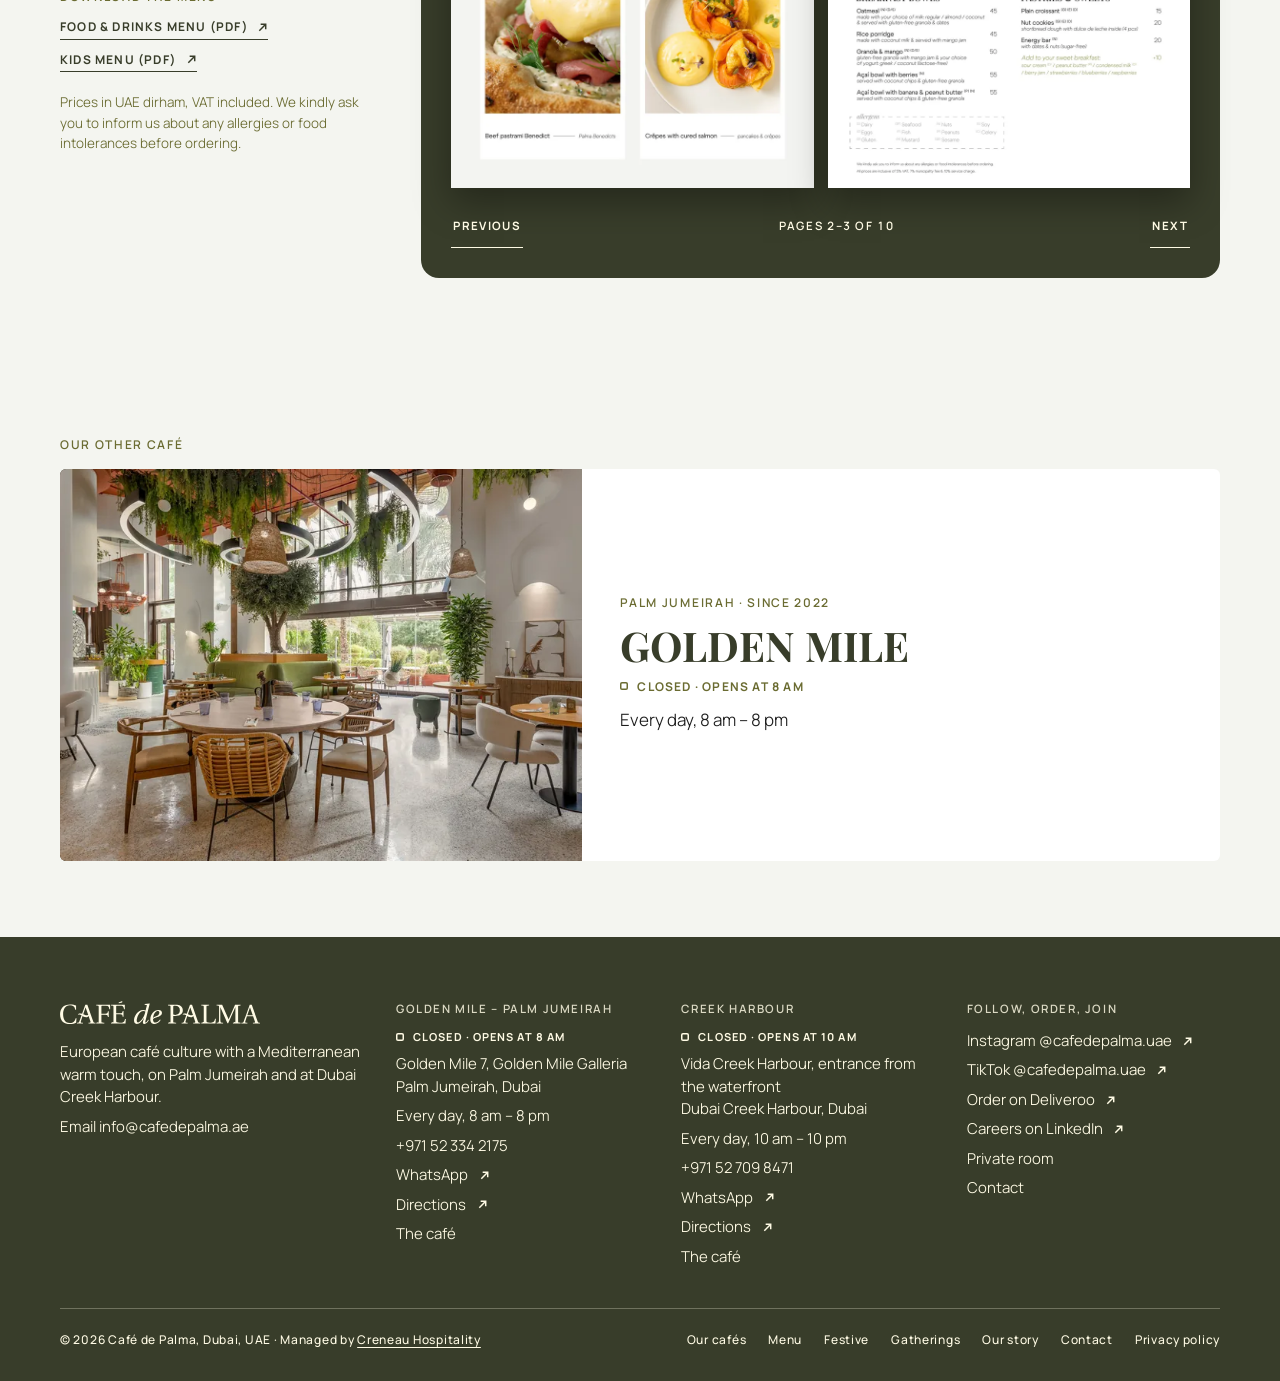
<file: creek-harbour/index.html>
<!doctype html>
<html lang="en">
<head>
<meta charset="utf-8">
<meta name="viewport" content="width=device-width,initial-scale=1,viewport-fit=cover">
<title>Café de Palma Creek Harbour | All-day café at Dubai Creek Harbour</title>
<!-- Google tag (gtag.js) -->
<script async src="https://www.googletagmanager.com/gtag/js?id=G-DMEMDRD51P"></script>
<script>
  window.dataLayer = window.dataLayer || [];
  function gtag(){dataLayer.push(arguments);}
  gtag('js', new Date());
  gtag('config', 'G-DMEMDRD51P');
</script>
<meta name="description" content="Café de Palma at Dubai Creek Harbour: breakfast until 4 pm, pizza, coffee and a waterfront terrace facing Downtown. Open daily 10 am – 10 pm.">
<link rel="canonical" href="https://cafedepalma.ae/creek-harbour/">
<link rel="alternate" hreflang="en" href="https://cafedepalma.ae/creek-harbour/">
<link rel="alternate" hreflang="x-default" href="https://cafedepalma.ae/creek-harbour/">
<meta name="robots" content="index, follow, max-image-preview:large">
<meta name="theme-color" content="#F4F5F0">
<meta name="color-scheme" content="light">
<link rel="icon" href="/assets/icons/favicon.svg" type="image/svg+xml">
<link rel="icon" href="/assets/icons/favicon-32.png" sizes="32x32" type="image/png">
<link rel="apple-touch-icon" href="/assets/icons/apple-touch-icon.png">
<link rel="manifest" href="/site.webmanifest">
<meta name="geo.region" content="AE-DU">
<meta name="geo.placename" content="Dubai">
<meta name="format-detection" content="telephone=no">
<meta property="og:type" content="website">
<meta property="og:site_name" content="Café de Palma">
<meta property="og:locale" content="en_AE">
<meta property="og:url" content="https://cafedepalma.ae/creek-harbour/">
<meta property="og:title" content="Café de Palma Creek Harbour | All-day café at Dubai Creek Harbour">
<meta property="og:description" content="Café de Palma at Dubai Creek Harbour: breakfast until 4 pm, pizza, coffee and a waterfront terrace facing Downtown. Open daily 10 am – 10 pm.">
<meta property="og:image" content="https://cafedepalma.ae/assets/og/creek-harbour.jpg">
<meta property="og:image:width" content="1200">
<meta property="og:image:height" content="630">
<meta property="og:image:alt" content="The coffee bar at Café de Palma Creek Harbour under the round sign">
<meta property="og:image:type" content="image/jpeg">
<meta name="twitter:card" content="summary_large_image">
<meta name="twitter:title" content="Café de Palma Creek Harbour | All-day café at Dubai Creek Harbour">
<meta name="twitter:description" content="Café de Palma at Dubai Creek Harbour: breakfast until 4 pm, pizza, coffee and a waterfront terrace facing Downtown. Open daily 10 am – 10 pm.">
<meta name="twitter:image" content="https://cafedepalma.ae/assets/og/creek-harbour.jpg">
<meta name="twitter:image:alt" content="The coffee bar at Café de Palma Creek Harbour under the round sign">
<link rel="preload" href="/assets/fonts/playfair-display-variable.woff2" as="font" type="font/woff2" crossorigin>
<link rel="preload" href="/assets/fonts/manrope-variable.woff2" as="font" type="font/woff2" crossorigin>
<link rel="stylesheet" href="/assets/cdp.css?v=5d5cc2a29e">
<script defer src="/assets/cdp.js?v=5d5cc2a29e"></script>
<script type="application/ld+json">
{
 "@context": "https://schema.org",
 "@graph": [
  {
   "@type": "Organization",
   "@id": "https://cafedepalma.ae/#brand",
   "name": "Café de Palma",
   "url": "https://cafedepalma.ae/",
   "logo": {
    "@type": "ImageObject",
    "url": "https://cafedepalma.ae/assets/icons/logo-512.png",
    "width": 512,
    "height": 512
   },
   "description": "An all-day café in Dubai: European café culture with a Mediterranean warm touch.",
   "email": "info@cafedepalma.ae",
   "sameAs": [
    "https://www.instagram.com/cafedepalma.uae/",
    "https://www.tiktok.com/@cafedepalma.uae",
    "https://www.linkedin.com/company/caf%C3%A9-de-palma/"
   ]
  },
  {
   "@type": "CafeOrCoffeeShop",
   "@id": "https://cafedepalma.ae/creek-harbour/#cafe",
   "name": "Café de Palma Creek Harbour",
   "url": "https://cafedepalma.ae/creek-harbour/",
   "image": [
    "https://cafedepalma.ae/img/cdp-creek-harbour-coffee-bar.webp"
   ],
   "telephone": "+971 52 709 8471",
   "email": "info@cafedepalma.ae",
   "address": {
    "@type": "PostalAddress",
    "streetAddress": "Vida Creek Harbour, entrance from the waterfront",
    "addressLocality": "Dubai",
    "addressRegion": "Dubai Creek Harbour",
    "addressCountry": "AE"
   },
   "geo": {
    "@type": "GeoCoordinates",
    "latitude": 25.2050587,
    "longitude": 55.3434615
   },
   "hasMap": "https://maps.app.goo.gl/ZXc6RG2Ui1V7Mv6v5",
   "openingHoursSpecification": [
    {
     "@type": "OpeningHoursSpecification",
     "dayOfWeek": [
      "Monday",
      "Tuesday",
      "Wednesday",
      "Thursday",
      "Friday",
      "Saturday",
      "Sunday"
     ],
     "opens": "10:00",
     "closes": "22:00"
    }
   ],
   "servesCuisine": [
    "Breakfast",
    "European",
    "Mediterranean",
    "Pizza",
    "Coffee"
   ],
   "hasMenu": "https://cafedepalma.ae/menu/",
   "menu": "https://cafedepalma.ae/menu/",
   "acceptsReservations": true,
   "amenityFeature": [
    {
     "@type": "LocationFeatureSpecification",
     "name": "Waterfront terrace",
     "value": true
    },
    {
     "@type": "LocationFeatureSpecification",
     "name": "Pet-friendly",
     "value": true
    },
    {
     "@type": "LocationFeatureSpecification",
     "name": "Free parking",
     "value": true
    },
    {
     "@type": "LocationFeatureSpecification",
     "name": "Kids menu",
     "value": true
    }
   ],
   "brand": {
    "@id": "https://cafedepalma.ae/#brand"
   },
   "sameAs": [
    "https://www.instagram.com/cafedepalma.uae/"
   ]
  },
  {
   "@type": "BreadcrumbList",
   "itemListElement": [
    {
     "@type": "ListItem",
     "position": 1,
     "name": "Café de Palma",
     "item": "https://cafedepalma.ae/"
    },
    {
     "@type": "ListItem",
     "position": 2,
     "name": "Creek Harbour",
     "item": "https://cafedepalma.ae/creek-harbour/"
    }
   ]
  }
 ]
}
</script>
</head>
<body>
<a class="skip" href="#main">Skip to content</a>

<div class="strip">
  <div class="wrap">
    <div class="strip-status" aria-label="Opening status, Dubai time">
      <span class="status" data-status="golden-mile" data-status-short data-status-prefix="Golden Mile · "></span>
      <span class="status" data-status="creek-harbour" data-status-short data-status-prefix="Creek Harbour · "></span>
    </div>
    <a class="strip-link" href="/#cafes">Palm Jumeirah &amp; Dubai Creek Harbour</a>
  </div>
</div>
<header class="site-header">
  <div class="wrap">
    <a class="brand" href="/" aria-label="Café de Palma, home"><svg xmlns="http://www.w3.org/2000/svg" viewBox="657.94 504.87 605.07 70.1" width="226" height="26" aria-hidden="true" focusable="false"><g fill="currentColor"><path d="M 1074.984 566.367 L 1057.433 516.464 L 1051.304 516.464 L 1042.609 540.960 C 1042.308 541.843 1041.976 542.781 1041.617 543.746 C 1032.425 540.683 1028.699 544.988 1028.699 544.988 L 1030.464 546.753 C 1030.464 546.753 1033.722 544.324 1039.933 548.464 C 1037.890 554.226 1035.628 560.492 1033.640 565.648 C 1031.902 570.117 1031.156 571.109 1025.941 571.359 L 1025.941 573.757 L 1044.156 573.757 L 1044.156 571.359 L 1039.878 570.917 C 1037.394 570.667 1037.144 569.839 1037.808 567.605 C 1039.214 562.640 1040.953 557.511 1042.859 551.636 L 1043.109 550.917 C 1043.410 551.113 1056.273 559.304 1061.156 550.863 L 1061.406 551.636 L 1066.953 567.441 C 1067.781 569.839 1067.367 570.75 1064.718 571 L 1060.992 571.332 L 1060.992 573.730 L 1082.191 573.730 L 1082.191 571.332 C 1077.386 570.917 1076.476 570.667 1074.984 566.367 Z M 1045.039 545.097 C 1047.386 538.007 1049.812 531.085 1051.968 524.796 L 1052.214 524.796 L 1060.218 547.882 C 1060.027 548.023 1056.382 550.449 1045.039 545.097 Z M 1045.039 545.097 "></path><path d="M 758.046 566.367 L 740.496 516.464 L 734.367 516.464 L 725.671 540.960 C 725.367 541.843 725.039 542.781 724.679 543.746 C 715.488 540.683 711.761 544.988 711.761 544.988 L 713.527 546.753 C 713.527 546.753 716.785 544.324 722.996 548.464 C 720.953 554.226 718.691 560.492 716.703 565.648 C 714.964 570.117 714.218 571.109 709.003 571.359 L 709.003 573.757 L 727.218 573.757 L 727.218 571.359 L 722.914 570.945 C 720.429 570.695 720.179 569.867 720.843 567.632 C 722.25 562.667 723.988 557.539 725.894 551.664 L 726.140 550.945 C 726.445 551.140 739.308 559.332 744.191 550.890 L 744.441 551.664 L 749.988 567.468 C 750.816 569.867 750.402 570.781 747.753 571.027 L 744.027 571.359 L 744.027 573.757 L 765.25 573.757 L 765.25 571.359 C 760.449 570.917 759.539 570.667 758.046 566.367 Z M 728.101 545.097 C 730.449 538.007 732.875 531.085 735.031 524.796 L 735.277 524.796 L 743.281 547.882 C 743.089 548.023 739.472 550.449 728.101 545.097 Z M 728.101 545.097 "></path><path d="M 687.832 572.070 C 670.773 572.070 667.214 555.273 667.214 545.257 C 667.214 531.687 672.597 518.117 687.996 518.117 C 696.445 518.117 702.324 521.589 703.894 531.355 L 706.378 531.355 L 706.378 518.445 C 702.652 516.707 696.359 515.218 688.824 515.218 C 678.640 515.218 670.445 518.199 665.476 523.742 C 660.757 529.039 657.941 536.156 657.941 545.507 C 657.941 555.187 660.839 562.968 665.808 567.933 C 670.941 573.062 679.054 574.968 688.328 574.968 C 694.953 574.968 702.570 573.148 706.546 570.996 L 707.703 557.175 L 705.218 557.175 C 702.902 565.781 698.679 572.070 687.832 572.070 Z M 687.832 572.070 "></path><path d="M 767.460 518.863 C 774.746 519.359 774.910 519.527 774.910 524.160 L 774.910 566.035 C 774.910 570.667 774.746 570.832 767.460 571.332 L 767.460 573.730 L 791.886 573.730 L 791.886 571.332 C 783.355 570.832 783.109 570.667 783.109 566.035 L 783.109 546.667 L 794.699 546.667 C 801.738 546.667 802.070 548.656 802.816 553.953 L 805.300 553.953 L 805.300 536.242 L 802.816 536.242 C 802.070 541.539 801.738 543.523 794.699 543.523 L 783.109 543.523 L 783.109 522.339 C 783.109 519.609 783.441 519.359 786.171 519.359 L 794.371 519.359 C 803.972 519.359 805.878 521.265 807.039 529.703 L 809.523 529.703 L 809.523 516.464 L 767.460 516.464 Z M 767.460 518.863 "></path><path d="M 838.503 570.832 C 834.613 570.832 831.632 570.667 829.890 570.007 C 828.152 569.261 827.824 567.855 827.824 563.800 L 827.824 545.511 L 839.414 545.511 C 846.453 545.511 846.785 547.496 847.531 552.710 L 850.011 552.710 L 850.011 535.25 L 847.531 535.25 C 846.785 540.378 846.453 542.367 839.414 542.367 L 827.824 542.367 L 827.824 522.339 C 827.824 519.691 828.238 519.359 830.886 519.359 L 839 519.359 C 848.441 519.359 850.343 521.429 851.503 530.035 L 853.988 530.035 L 853.988 516.464 L 812.171 516.464 L 812.171 518.863 C 819.460 519.359 819.625 519.527 819.625 524.160 L 819.625 566.035 C 819.625 570.667 819.460 570.832 812.171 571.332 L 812.171 573.730 L 856.058 573.730 L 857.050 559.414 L 854.566 559.414 C 852.664 569.511 848.937 570.832 838.503 570.832 Z M 838.503 570.832 "></path><path d="M 835.246 509.625 L 835.882 511.968 L 845.957 509.265 L 846.371 504.878 Z M 835.246 509.625 "></path><path d="M 917.191 570.425 C 915.535 570.425 915.703 568.523 916.363 565.875 L 929.445 512.746 L 929.031 512.332 L 914.292 514.320 L 913.796 516.222 L 918.765 516.718 C 920.753 516.882 920.917 517.464 920.257 520.113 L 917.109 533.433 L 916.945 533.601 C 915.371 532.773 912.804 532.195 909.988 532.195 C 890.695 532.195 881.835 553.792 881.835 563.804 C 881.835 569.183 883.410 574.730 890.117 574.730 C 899.636 574.730 907.007 564.550 911.894 555.695 L 912.058 555.695 L 909.324 565.542 C 907.671 571.417 908.910 574.812 913.136 574.730 C 919.179 574.730 923.816 569.101 926.632 562.812 L 924.644 561.652 C 923.152 564.550 919.511 570.425 917.191 570.425 Z M 908 557.765 C 904.027 564.218 898.562 570.425 894.171 570.425 C 891.523 570.425 890.035 568.191 890.035 564.468 C 890.035 555.531 897.238 535.089 910.484 535.089 C 913.050 535.089 915.207 535.835 916.199 536.746 C 914.957 543.117 912.222 550.894 908 557.765 Z M 908 557.765 "></path><path d="M 1023.070 519.773 C 1019.093 517.292 1013.796 516.464 1008 516.464 L 984.898 516.464 L 984.898 518.863 C 992.183 519.359 992.347 519.527 992.347 524.160 L 992.347 566.035 C 992.347 570.667 992.183 570.832 984.898 571.332 L 984.898 573.730 L 1009.324 573.730 L 1009.324 571.332 C 1000.796 570.832 1000.546 570.667 1000.546 566.035 L 1000.546 550.226 L 1005.265 550.226 C 1009.074 550.226 1012.800 549.898 1015.863 549.152 C 1022.238 547.496 1029.527 543.027 1029.527 532.683 C 1029.527 526.394 1026.796 522.089 1023.070 519.773 Z M 1006.675 547.332 C 1001.789 547.332 1000.546 547.167 1000.546 544.105 L 1000.546 522.421 C 1000.546 520.105 1001.457 519.359 1006.839 519.359 C 1015.367 519.359 1020.585 524.242 1020.585 533.261 C 1020.585 543.609 1013.796 547.332 1006.675 547.332 Z M 1006.675 547.332 "></path><path d="M 1112.078 570.832 C 1107.937 570.832 1104.957 570.667 1103.218 570.007 C 1101.480 569.261 1101.148 567.855 1101.148 563.800 L 1101.148 524.160 C 1101.148 519.527 1101.398 519.359 1109.097 518.863 L 1109.097 516.464 L 1085.5 516.464 L 1085.5 518.863 C 1092.785 519.359 1092.953 519.527 1092.953 524.160 L 1092.953 566.035 C 1092.953 570.667 1092.785 570.832 1085.5 571.332 L 1085.5 573.730 L 1128.472 573.730 L 1129.468 558.917 L 1126.984 558.917 C 1125.328 569.757 1120.773 570.832 1112.078 570.832 Z M 1112.078 570.832 "></path><path d="M 1178.179 538.394 L 1168.242 560.574 L 1168.078 560.574 L 1158.304 538.476 C 1155.078 531.113 1151.601 523.828 1148.617 516.464 L 1131.808 516.464 L 1131.808 518.863 C 1139.097 519.359 1139.261 519.527 1139.261 524.160 L 1139.261 556.929 C 1139.261 561.316 1139.097 564.460 1138.683 567.191 C 1138.187 570.667 1136.199 571 1131.894 571.332 L 1131.894 573.730 L 1151.515 573.730 L 1151.515 571.332 C 1146.136 570.917 1144.148 570.667 1143.652 567.191 C 1143.238 564.460 1143.070 561.316 1143.070 556.929 L 1143.070 524.078 L 1143.238 524.078 L 1164.597 572.738 L 1166.835 572.738 L 1188.445 524.078 L 1188.695 524.078 L 1188.695 566.035 C 1188.695 570.667 1188.527 570.832 1181.242 571.332 L 1181.242 573.730 L 1204.343 573.730 L 1204.343 571.332 C 1197.140 570.832 1196.890 570.667 1196.890 566.035 L 1196.890 524.160 C 1196.890 519.527 1197.140 519.359 1204.343 518.863 L 1204.343 516.464 L 1187.699 516.464 C 1184.886 523.828 1181.492 531.113 1178.179 538.394 Z M 1178.179 538.394 "></path><path d="M 1255.800 566.363 L 1238.246 516.464 L 1232.117 516.464 L 1223.421 540.960 C 1220.855 548.160 1217.378 558.089 1214.480 565.621 C 1212.742 570.089 1211.996 571.082 1206.781 571.332 L 1206.781 573.730 L 1224.996 573.730 L 1224.996 571.332 L 1220.691 570.917 C 1218.207 570.667 1217.957 569.839 1218.621 567.605 C 1220.027 562.640 1221.765 557.511 1223.671 551.636 L 1242.218 551.636 L 1247.765 567.441 C 1248.593 569.839 1248.179 570.75 1245.531 571 L 1241.804 571.332 L 1241.804 573.730 L 1263.003 573.730 L 1263.003 571.332 C 1258.199 570.917 1257.289 570.667 1255.800 566.363 Z M 1224.746 548.492 C 1227.398 540.214 1230.296 532.105 1232.781 524.824 L 1233.027 524.824 L 1241.226 548.492 Z M 1224.746 548.492 "></path><path d="M 948.628 554.871 C 954.093 554.070 958.511 551.585 958.511 551.585 C 960.359 550.539 961.742 549.464 962.898 548.414 C 965.796 545.519 966.378 542.789 966.378 540.468 C 966.378 536.085 962.898 532.195 956.109 532.195 C 948.656 532.195 942.531 536 937.976 541.628 C 933.589 547.007 931.105 554.207 931.105 561.160 C 931.105 572.746 938.640 574.730 943.441 574.730 C 949.484 574.730 956.773 572.082 962.402 562.898 L 960.5 561.242 C 957.519 565.132 953.046 570.675 946.835 570.675 C 941.316 570.675 939.496 566.179 939.300 560.136 C 939.410 559.945 941.730 555.890 948.628 554.871 Z M 939.437 556.964 C 939.437 556.937 939.437 556.937 939.437 556.910 C 939.437 556.855 939.437 556.800 939.437 556.746 C 939.437 556.718 939.437 556.691 939.437 556.664 C 939.437 556.605 939.437 556.523 939.437 556.441 C 939.496 555.753 939.632 554.539 939.964 552.578 C 941.949 543.449 947.691 535.089 953.765 535.089 C 956.660 535.089 958.566 537.078 958.566 539.972 C 958.566 542.015 957.933 544.140 956.496 546.152 C 956.496 546.152 954.593 549.628 948.574 551.613 C 943.605 553.269 941.289 555.144 939.437 557.160 C 939.437 557.105 939.437 557.046 939.437 556.964 Z M 939.437 556.964 "></path></g></svg></a>
    <nav class="site-nav" id="site-nav" aria-label="Main">
      <a href="/#cafes" aria-current="page">Our cafés</a>
      <a href="/menu/">Menu</a>
      <div class="nav-group"><button type="button" class="nav-parent" aria-expanded="false" aria-controls="nav-promos">Promotions<svg viewBox="0 0 12 12" width="10" height="10" aria-hidden="true"><path d="m2 4 4 4 4-4" fill="none" stroke="currentColor" stroke-width="1.6"/></svg></button><div class="nav-sub" id="nav-promos"><a href="/halloween/" data-show-until="2026-10-31">Halloween</a><a href="/fuel-challenge/" data-show-until="2026-11-29">Palma 30×30 Fuel Challenge</a><a href="/festive/">Festive season</a></div></div>
      <a href="/gatherings/">Gatherings</a>
      <a href="/our-story/">Our story</a>
      <a href="/contact/">Contact</a>
    </nav>
    <div class="header-actions">
      <a class="btn" href="/#cafes" data-open-book><span>Book<span class="long"> a table</span></span></a>
      <button class="nav-toggle" type="button" aria-expanded="false" aria-controls="site-nav">
        <span class="sr-only">Menu</span>
        <svg width="22" height="16" viewBox="0 0 22 16" aria-hidden="true" focusable="false"><path d="M0 1h22M0 8h22M0 15h22" stroke="currentColor" stroke-width="1.6" fill="none"/></svg>
      </button>
    </div>
  </div>
</header>
<main id="main" tabindex="-1">
  <section class="page-hero" aria-labelledby="h-creek-harbour">
    <div class="wrap">
      <div class="hero-copy">
        <nav class="crumbs" aria-label="Breadcrumb"><a href="/#cafes">Our cafés</a><span aria-hidden="true">/</span><span aria-current="page">Creek Harbour</span></nav>
        <p class="eyebrow">Dubai Creek Harbour, Dubai · since 2023</p>
        <h1 class="lockup " id="h-creek-harbour"><span class="lockup__upper">Creek Harbour</span><span class="lockup__lower">Café de Palma, Dubai Creek Harbour</span></h1>
        <p class="lead">Opened in 2023, the second Café de Palma was born from the same heart and soul. It is warm and green inside, with a terrace on the waterfront that looks across to Downtown Dubai.</p>
        <p class="status" data-status="creek-harbour"></p>
        <div class="actions">
          <a class="btn" href="https://wa.me/971527098471?text=Hello%20Caf%C3%A9%20de%20Palma%2C%20I%20would%20like%20to%20book%20a%20table%20at%20Creek%20Harbour." target="_blank" rel="noopener">Book on WhatsApp<svg class="ext" viewBox="0 0 12 12" width="11" height="11" aria-hidden="true" focusable="false"><path d="M4 2.5h5.5V8M9.5 2.5 2.5 9.5" fill="none" stroke="currentColor" stroke-width="1.6"/></svg><span class="sr-only"> (opens in a new tab)</span></a>
          <a class="btn btn-line" href="#menus">See the menus</a>
        </div>
      </div>
      <div class="hero-media">
        <div class="arch"><img class="ph" src="/img/cdp-creek-harbour-coffee-bar.webp" srcset="/img/cdp-creek-harbour-coffee-bar-720.webp 720w, /img/cdp-creek-harbour-coffee-bar.webp 1200w" sizes="(max-width:900px) 80vw, 470px" width="1200" height="1733" alt="The green-tiled coffee bar at Creek Harbour under the round Café de Palma sign, with palms, hanging greenery and sculpted columns" fetchpriority="high" decoding="async" style="--pos:50% 40%"></div>
      </div>
    </div>
  </section>

  <div class="wrap info-grid">
    <section class="info" aria-labelledby="hours-creek-harbour">
      <h2 id="hours-creek-harbour">Opening hours</h2>
      <dl class="facts">
        <div><dt>Every day</dt><dd>10 am – 10 pm</dd></div>
        <div><dt>Breakfast</dt><dd>until 4 pm</dd></div>
        <div><dt>Main menu</dt><dd>from 12 pm</dd></div>
      </dl>
      <p class="note">Hours can change on public holidays and during Ramadan. Call or WhatsApp us to check.</p>
    </section>
    <section class="info" aria-labelledby="find-creek-harbour">
      <h2 id="find-creek-harbour">Find us</h2>
      <address>Vida Creek Harbour, Ras Al Khor<br>Entrance from the waterfront<br>Dubai Creek Harbour, Dubai, United Arab Emirates</address>
      <p class="note">Free, unlimited parking in the underground car park.</p>
      <p><a class="link-caps" href="https://maps.app.goo.gl/ZXc6RG2Ui1V7Mv6v5" target="_blank" rel="noopener">Open in Google Maps<svg class="ext" viewBox="0 0 12 12" width="11" height="11" aria-hidden="true" focusable="false"><path d="M4 2.5h5.5V8M9.5 2.5 2.5 9.5" fill="none" stroke="currentColor" stroke-width="1.6"/></svg><span class="sr-only"> (opens in a new tab)</span></a></p>
    </section>
    <section class="info" aria-labelledby="touch-creek-harbour">
      <h2 id="touch-creek-harbour">Get in touch</h2>
      <p><a href="tel:+971527098471">+971 52 709 8471</a><br><a href="https://wa.me/971527098471" target="_blank" rel="noopener">WhatsApp<svg class="ext" viewBox="0 0 12 12" width="11" height="11" aria-hidden="true" focusable="false"><path d="M4 2.5h5.5V8M9.5 2.5 2.5 9.5" fill="none" stroke="currentColor" stroke-width="1.6"/></svg><span class="sr-only"> (opens in a new tab)</span></a><br>Email <span class="select-all">info@cafedepalma.ae</span></p>
      <p><a class="link-caps" href="https://www.instagram.com/cafedepalma.uae/" target="_blank" rel="noopener">Instagram @cafedepalma.uae<svg class="ext" viewBox="0 0 12 12" width="11" height="11" aria-hidden="true" focusable="false"><path d="M4 2.5h5.5V8M9.5 2.5 2.5 9.5" fill="none" stroke="currentColor" stroke-width="1.6"/></svg><span class="sr-only"> (opens in a new tab)</span></a></p>
    </section>
  </div>

  <section class="sec sec--tight" aria-labelledby="know-creek-harbour">
    <div class="wrap">
      <div class="sec-head"><h2 class="lockup h2" id="know-creek-harbour"><span class="lockup__upper">Good to know</span><span class="lockup__lower">before you come</span></h2></div>
      <ul class="feature-list">
          <li><h3>Waterfront terrace</h3><p>A terrace on the water, with a view across to Downtown Dubai.</p></li>
          <li><h3>Dogs welcome</h3><p>Your dog is welcome indoors and outdoors. Ask us for a bowl of water.</p></li>
          <li><h3>Free parking</h3><p>Free and unlimited in the underground car park.</p></li>
          <li><h3>Gatherings</h3><p>For groups of 12 to 15, our private room is at Golden Mile – Palm Jumeirah. <a href="/gatherings/">See gatherings</a>.</p></li>
          <li><h3>Kids menu</h3><p>Smaller portions and gentle flavours, with gluten-free options.</p></li>
          <li><h3>Finding us</h3><p>We are at Vida Creek Harbour. Enter from the waterfront side.</p></li>
      </ul>
    </div>
  </section>

  <section class="sec sec--tight sec--rule" aria-labelledby="look-creek-harbour">
    <div class="wrap">
      <div class="sec-head"><h2 class="lockup h2" id="look-creek-harbour"><span class="lockup__upper">At the table</span><span class="lockup__lower">one menu for every moment</span></h2></div>
      <div class="gallery">
          <figure><img class="ph" src="/img/cdp-all-day-dining-less-rush.webp" srcset="/img/cdp-all-day-dining-less-rush-720.webp 720w, /img/cdp-all-day-dining-less-rush.webp 1400w" sizes="(max-width:900px) 100vw, 45vw" width="1400" height="991" alt="An eggs Benedict, a slice of Napoleon and an iced latte on a terrazzo table" loading="lazy" decoding="async" style="--pos:45% 50%"><figcaption>One menu for every moment</figcaption></figure>
          <figure><img class="ph" src="/img/cdp-breakfast-spread.webp" srcset="/img/cdp-breakfast-spread-720.webp 720w, /img/cdp-breakfast-spread.webp 1015w" sizes="(max-width:640px) 100vw, (max-width:900px) 50vw, 25vw" width="1015" height="718" alt="A breakfast table with eggs, avocado toast, ricotta syrniki and smoothies" loading="lazy" decoding="async" style="--pos:50% 55%"><figcaption>Breakfast until 4 pm</figcaption></figure>
          <figure><img class="ph" src="/img/cdp-speciality-drink-less-rush.webp" srcset="/img/cdp-speciality-drink-less-rush-720.webp 720w, /img/cdp-speciality-drink-less-rush.webp 1400w" sizes="(max-width:640px) 100vw, (max-width:900px) 50vw, 25vw" width="1400" height="991" alt="A blue drink in a Café de Palma cup held up against the sky" loading="lazy" decoding="async" style="--pos:55% 50%"><figcaption>Less rush, more hush</figcaption></figure>
      </div>
    </div>
  </section>

  <section class="sec sec--rule" id="menus" aria-labelledby="menus-creek-harbour">
    <div class="wrap">
      <div class="menu-tools" id="menu-tools">
        <div class="menu-switch">
          <h2 class="menu-lockup" id="menus-creek-harbour"><span class="menu-lockup__upper">Menu</span><span class="menu-lockup__lower">at Creek Harbour</span></h2>
        </div>
        <div class="menu-panel" data-cafe="creek-harbour" id="menu-creek-harbour">
          <div class="mn-aside">
            <p class="eyebrow">Menus at Creek Harbour</p>
            <div class="mn-tabs" role="group" aria-label="Choose a menu"><button type="button" class="mn-tab" data-menu-tab="breakfast" aria-pressed="false">Breakfast</button><button type="button" class="mn-tab" data-menu-tab="main" aria-pressed="false">Main menu</button><button type="button" class="mn-tab" data-menu-tab="drinks" aria-pressed="false">Drinks</button><button type="button" class="mn-tab" data-menu-tab="kids" aria-pressed="false">Kids</button></div>
            <dl class="serving">
          <div><dt>Open every day</dt><dd>10 am – 10 pm</dd></div>
          <div><dt>Breakfast</dt><dd>until 4 pm</dd></div>
          <div><dt>Main menu</dt><dd>from 12 pm</dd></div>
          <div><dt>Drinks</dt><dd>all day</dd></div>
        </dl>
            <div class="actions mn-read"><button type="button" class="btn" data-read>Read the full menu</button></div>
            <div class="mn-pdfs"><p class="eyebrow">Download the menu</p><ul><li><a class="link-caps" href="/menus/cafe-de-palma-creek-harbour-menu.pdf" target="_blank" rel="noopener" type="application/pdf">Food & drinks menu (PDF)<svg class="ext" viewBox="0 0 12 12" width="11" height="11" aria-hidden="true" focusable="false"><path d="M4 2.5h5.5V8M9.5 2.5 2.5 9.5" fill="none" stroke="currentColor" stroke-width="1.6"/></svg><span class="sr-only"> (opens in a new tab)</span></a></li><li><a class="link-caps" href="/menus/cafe-de-palma-creek-harbour-kids-menu.pdf" target="_blank" rel="noopener" type="application/pdf">Kids menu (PDF)<svg class="ext" viewBox="0 0 12 12" width="11" height="11" aria-hidden="true" focusable="false"><path d="M4 2.5h5.5V8M9.5 2.5 2.5 9.5" fill="none" stroke="currentColor" stroke-width="1.6"/></svg><span class="sr-only"> (opens in a new tab)</span></a></li></ul></div>
            
            <p class="note">Prices in UAE dirham, VAT included. We kindly ask you to inform us about any allergies or food intolerances before ordering.</p>
          </div>
          <div class="mn-book">
            <div class="mn-spread"><button type="button" class="mn-pg"><img alt="" decoding="async" loading="lazy"></button><button type="button" class="mn-pg"><img alt="" decoding="async" loading="lazy"></button></div>
            <div class="mn-ctl"><button type="button" class="mn-nav" data-dir="-1">Previous</button><span class="mn-count" aria-live="polite"></span><button type="button" class="mn-nav" data-dir="1">Next</button></div>
          </div>
        </div>
      </div>
    </div>
  </section>

  <section class="sec sec--tight" aria-labelledby="other-creek-harbour">
    <div class="wrap">
      <h2 class="eyebrow" id="other-creek-harbour" style="margin-bottom:16px">Our other café</h2>
      <a class="other-cafe" href="/palm-jumeirah/">
        <img class="ph" src="/img/cdp-golden-mile-dining-room.webp" srcset="/img/cdp-golden-mile-dining-room-720.webp 720w, /img/cdp-golden-mile-dining-room.webp 1600w" sizes="(max-width:900px) 100vw, 45vw" width="1600" height="1133" alt="" loading="lazy" decoding="async" style="--pos:50% 40%">
        <span class="other-cafe__body">
          <span class="eyebrow">Palm Jumeirah · since 2022</span>
          <span class="cafe-title h3" style="font-family:var(--serif);font-weight:700;color:var(--ink-strong);line-height:1.05">Golden Mile</span>
          <span class="status" data-status="golden-mile"></span>
          <span>Every day, 8 am – 8 pm</span>
        </span>
      </a>
    </div>
  </section>
</main>

<footer class="site-footer" id="contact">
  <div class="wrap">
    <div class="foot-grid">
      <div class="foot-col">
        <img class="logo" src="/assets/logo/cafe-de-palma-logotype-cream.svg" alt="Café de Palma" width="200" height="23" loading="lazy">
        <p>European café culture with a Mediterranean warm touch, on Palm Jumeirah and at Dubai Creek Harbour.</p>
        <span>Email <span class="select-all">info@cafedepalma.ae</span></span>
      </div>
      <div class="foot-col">
        <h2>Golden Mile – Palm Jumeirah</h2>
        <p class="status" data-status="golden-mile"></p>
        <address>Golden Mile 7, Golden Mile Galleria<br>Palm Jumeirah, Dubai</address>
        <span>Every day, 8 am – 8 pm</span>
        <a href="tel:+971523342175">+971 52 334 2175</a>
        <a href="https://wa.me/971523342175" target="_blank" rel="noopener">WhatsApp<svg class="ext" viewBox="0 0 12 12" width="11" height="11" aria-hidden="true" focusable="false"><path d="M4 2.5h5.5V8M9.5 2.5 2.5 9.5" fill="none" stroke="currentColor" stroke-width="1.6"/></svg><span class="sr-only"> (opens in a new tab)</span></a>
        <a href="https://maps.app.goo.gl/K9s8Z5mWeQSYeV8w6" target="_blank" rel="noopener">Directions<svg class="ext" viewBox="0 0 12 12" width="11" height="11" aria-hidden="true" focusable="false"><path d="M4 2.5h5.5V8M9.5 2.5 2.5 9.5" fill="none" stroke="currentColor" stroke-width="1.6"/></svg><span class="sr-only"> (opens in a new tab)</span></a>
        <a href="/palm-jumeirah/">The café</a>
      </div>
      <div class="foot-col">
        <h2>Creek Harbour</h2>
        <p class="status" data-status="creek-harbour"></p>
        <address>Vida Creek Harbour, entrance from the waterfront<br>Dubai Creek Harbour, Dubai</address>
        <span>Every day, 10 am – 10 pm</span>
        <a href="tel:+971527098471">+971 52 709 8471</a>
        <a href="https://wa.me/971527098471" target="_blank" rel="noopener">WhatsApp<svg class="ext" viewBox="0 0 12 12" width="11" height="11" aria-hidden="true" focusable="false"><path d="M4 2.5h5.5V8M9.5 2.5 2.5 9.5" fill="none" stroke="currentColor" stroke-width="1.6"/></svg><span class="sr-only"> (opens in a new tab)</span></a>
        <a href="https://maps.app.goo.gl/ZXc6RG2Ui1V7Mv6v5" target="_blank" rel="noopener">Directions<svg class="ext" viewBox="0 0 12 12" width="11" height="11" aria-hidden="true" focusable="false"><path d="M4 2.5h5.5V8M9.5 2.5 2.5 9.5" fill="none" stroke="currentColor" stroke-width="1.6"/></svg><span class="sr-only"> (opens in a new tab)</span></a>
        <a href="/creek-harbour/">The café</a>
      </div>
      <div class="foot-col">
        <h2>Follow, order, join</h2>
        <a href="https://www.instagram.com/cafedepalma.uae/" target="_blank" rel="noopener">Instagram @cafedepalma.uae<svg class="ext" viewBox="0 0 12 12" width="11" height="11" aria-hidden="true" focusable="false"><path d="M4 2.5h5.5V8M9.5 2.5 2.5 9.5" fill="none" stroke="currentColor" stroke-width="1.6"/></svg><span class="sr-only"> (opens in a new tab)</span></a>
        <a href="https://www.tiktok.com/@cafedepalma.uae" target="_blank" rel="noopener">TikTok @cafedepalma.uae<svg class="ext" viewBox="0 0 12 12" width="11" height="11" aria-hidden="true" focusable="false"><path d="M4 2.5h5.5V8M9.5 2.5 2.5 9.5" fill="none" stroke="currentColor" stroke-width="1.6"/></svg><span class="sr-only"> (opens in a new tab)</span></a>
        <a href="https://deliveroo.ae/menu/dubai/the-palm/cafe-de-palma" target="_blank" rel="noopener">Order on Deliveroo<svg class="ext" viewBox="0 0 12 12" width="11" height="11" aria-hidden="true" focusable="false"><path d="M4 2.5h5.5V8M9.5 2.5 2.5 9.5" fill="none" stroke="currentColor" stroke-width="1.6"/></svg><span class="sr-only"> (opens in a new tab)</span></a>
        <a href="https://www.linkedin.com/company/caf%C3%A9-de-palma/" target="_blank" rel="noopener">Careers on LinkedIn<svg class="ext" viewBox="0 0 12 12" width="11" height="11" aria-hidden="true" focusable="false"><path d="M4 2.5h5.5V8M9.5 2.5 2.5 9.5" fill="none" stroke="currentColor" stroke-width="1.6"/></svg><span class="sr-only"> (opens in a new tab)</span></a>
        <a href="/gatherings/">Private room</a>
        <a href="/contact/">Contact</a>
      </div>
    </div>
    <div class="foot-bottom">
      <span>&copy; <span data-year>2026</span> Café de Palma, Dubai, UAE &middot; Managed by <a href="https://www.creneauhospitality.com/" target="_blank" rel="noopener">Creneau Hospitality<span class="sr-only"> (opens in a new tab)</span></a></span>
      <nav aria-label="Footer">
        <a href="/#cafes">Our cafés</a>
        <a href="/menu/">Menu</a>
        <a href="/halloween/" data-show-until="2026-10-31">Halloween</a>
        <a href="/fuel-challenge/" data-show-until="2026-11-29">Fuel Challenge</a>
        <a href="/festive/">Festive</a>
        <a href="/gatherings/">Gatherings</a>
        <a href="/our-story/">Our story</a>
        <a href="/contact/">Contact</a>
        <a href="https://cafedepalma.ae/privacy-policy/">Privacy policy</a>
      </nav>
    </div>
  </div>
</footer>
<dialog class="book" id="book-dialog" aria-labelledby="book-title">
  <div class="book-head">
    <div class="stack-sm">
      <p class="eyebrow">Book a table</p>
      <h2 id="book-title">Choose your café</h2>
    </div>
    <button class="close-x" type="button" data-close-dialog aria-label="Close">
      <svg width="16" height="16" viewBox="0 0 16 16" aria-hidden="true" focusable="false"><path d="M2 2l12 12M14 2L2 14" stroke="currentColor" stroke-width="1.6" fill="none"/></svg>
    </button>
  </div>
  <p class="book-topic" id="book-topic" hidden></p>
  <ul class="book-list">
    <li class="book-row">
      <img class="book-thumb" src="/img/cdp-golden-mile-dining-room-720.webp" alt="" width="84" height="84" loading="lazy" decoding="async">
      <div class="stack-sm">
        <p class="book-name">Golden Mile</p>
        <p class="book-meta">Palm Jumeirah · every day, 8 am – 8 pm</p>
        <p class="status" data-status="golden-mile"></p>
      </div>
      <div class="book-acts">
        <a class="btn btn-sm" href="https://wa.me/971523342175?text=Hello%20Caf%C3%A9%20de%20Palma%2C%20I%20would%20like%20to%20book%20a%20table%20at%20Golden%20Mile%20%E2%80%93%20Palm%20Jumeirah." target="_blank" rel="noopener" data-wa-book="golden-mile">Book on WhatsApp<svg class="ext" viewBox="0 0 12 12" width="11" height="11" aria-hidden="true" focusable="false"><path d="M4 2.5h5.5V8M9.5 2.5 2.5 9.5" fill="none" stroke="currentColor" stroke-width="1.6"/></svg><span class="sr-only"> (opens in a new tab)</span></a>
        <a class="btn btn-line btn-sm" href="tel:+971523342175">Call +971 52 334 2175</a>
      </div>
    </li>
    <li class="book-row">
      <img class="book-thumb" src="/img/cdp-creek-harbour-coffee-bar-720.webp" alt="" width="84" height="84" loading="lazy" decoding="async">
      <div class="stack-sm">
        <p class="book-name">Creek Harbour</p>
        <p class="book-meta">Dubai Creek Harbour · every day, 10 am – 10 pm</p>
        <p class="status" data-status="creek-harbour"></p>
      </div>
      <div class="book-acts">
        <a class="btn btn-sm" href="https://wa.me/971527098471?text=Hello%20Caf%C3%A9%20de%20Palma%2C%20I%20would%20like%20to%20book%20a%20table%20at%20Creek%20Harbour." target="_blank" rel="noopener" data-wa-book="creek-harbour">Book on WhatsApp<svg class="ext" viewBox="0 0 12 12" width="11" height="11" aria-hidden="true" focusable="false"><path d="M4 2.5h5.5V8M9.5 2.5 2.5 9.5" fill="none" stroke="currentColor" stroke-width="1.6"/></svg><span class="sr-only"> (opens in a new tab)</span></a>
        <a class="btn btn-line btn-sm" href="tel:+971527098471">Call +971 52 709 8471</a>
      </div>
    </li>
  </ul>
  <p class="book-foot">Booking for 10 or more? See <a href="/gatherings/">Gatherings</a> for the private room at Golden Mile – Palm Jumeirah.</p>
</dialog>
<dialog class="reader" id="menu-reader" aria-labelledby="reader-title">
  <div class="reader-bar">
    <p class="reader-title" id="reader-title">Menu</p>
    <div class="reader-group" id="reader-menus" role="group" aria-label="Menu"></div>
    <a class="rbtn" id="reader-pdf" href="#" target="_blank" rel="noopener" type="application/pdf">PDF<span class="sr-only"> of this menu (opens in a new tab)</span></a>
    <button class="rbtn reader-close" id="reader-close" type="button">Close</button>
  </div>
  <div class="reader-stage" id="reader-stage">
    <img id="reader-img" alt="" decoding="async">
  </div>
  <div class="reader-foot">
    <button class="rbtn" id="reader-prev" type="button" aria-label="Previous page"><span class="l-long">Previous</span><span class="l-short" aria-hidden="true">&#8249;</span></button>
    <div class="reader-pages" id="reader-pages" role="group" aria-label="Pages"></div>
    <span class="reader-num" id="reader-num" aria-hidden="true"></span>
    <button class="rbtn" id="reader-next" type="button" aria-label="Next page"><span class="l-long">Next</span><span class="l-short" aria-hidden="true">&#8250;</span></button>
    <button class="rbtn" id="reader-zoom" type="button" aria-pressed="false">Zoom in</button>
    <span class="sr-only" id="reader-count" aria-live="polite"></span>
  </div>
</dialog>
<script id="cdp-data" type="application/json">{"title": "Café de Palma Creek Harbour | All-day café at Dubai Creek Harbour", "gtm": "GTM-M4FKT5CL", "cafes": {"golden-mile": {"name": "Golden Mile – Palm Jumeirah", "tz": "Asia/Dubai", "week": [[480, 1200], [480, 1200], [480, 1200], [480, 1200], [480, 1200], [480, 1200], [480, 1200]], "wa": "971523342175", "phone": "+971 52 334 2175"}, "creek-harbour": {"name": "Creek Harbour", "tz": "Asia/Dubai", "week": [[600, 1320], [600, 1320], [600, 1320], [600, 1320], [600, 1320], [600, 1320], [600, 1320]], "wa": "971527098471", "phone": "+971 52 709 8471"}}, "gatherings": {"private-room": {"cafe": "golden-mile", "label": "the private room at Golden Mile – Palm Jumeirah"}}, "pages": {"golden-mile-1": {"src": "/img/menus/cdp-menu-golden-mile-1.webp", "w": 1600, "h": 2525, "menu": "breakfast", "small": "/img/menus/cdp-menu-golden-mile-1-760.webp"}, "golden-mile-2": {"src": "/img/menus/cdp-menu-golden-mile-2.webp", "w": 1600, "h": 2525, "menu": "main", "small": "/img/menus/cdp-menu-golden-mile-2-760.webp"}, "golden-mile-3": {"src": "/img/menus/cdp-menu-golden-mile-3.webp", "w": 1600, "h": 2524, "menu": "drinks", "small": "/img/menus/cdp-menu-golden-mile-3-760.webp"}, "golden-mile-4": {"src": "/img/menus/cdp-menu-golden-mile-4.webp", "w": 1600, "h": 2524, "menu": "drinks", "small": "/img/menus/cdp-menu-golden-mile-4-760.webp"}, "golden-mile-5": {"src": "/img/menus/cdp-menu-golden-mile-5.webp", "w": 1600, "h": 2266, "menu": "kids", "small": "/img/menus/cdp-menu-golden-mile-5-760.webp"}, "golden-mile-6": {"src": "/img/menus/cdp-menu-golden-mile-6.webp", "w": 1600, "h": 2266, "menu": "kids", "small": "/img/menus/cdp-menu-golden-mile-6-760.webp"}, "creek-harbour-1": {"src": "/img/menus/cdp-menu-creek-harbour-1.webp", "w": 1600, "h": 2526, "menu": "cover", "small": "/img/menus/cdp-menu-creek-harbour-1-760.webp"}, "creek-harbour-2": {"src": "/img/menus/cdp-menu-creek-harbour-2.webp", "w": 1600, "h": 2526, "menu": "breakfast", "small": "/img/menus/cdp-menu-creek-harbour-2-760.webp"}, "creek-harbour-3": {"src": "/img/menus/cdp-menu-creek-harbour-3.webp", "w": 1600, "h": 2526, "menu": "breakfast", "small": "/img/menus/cdp-menu-creek-harbour-3-760.webp"}, "creek-harbour-4": {"src": "/img/menus/cdp-menu-creek-harbour-4.webp", "w": 1600, "h": 2526, "menu": "main", "small": "/img/menus/cdp-menu-creek-harbour-4-760.webp"}, "creek-harbour-5": {"src": "/img/menus/cdp-menu-creek-harbour-5.webp", "w": 1600, "h": 2526, "menu": "main", "small": "/img/menus/cdp-menu-creek-harbour-5-760.webp"}, "creek-harbour-6": {"src": "/img/menus/cdp-menu-creek-harbour-6.webp", "w": 1600, "h": 2526, "menu": "drinks", "small": "/img/menus/cdp-menu-creek-harbour-6-760.webp"}, "creek-harbour-7": {"src": "/img/menus/cdp-menu-creek-harbour-7.webp", "w": 1600, "h": 2526, "menu": "drinks", "small": "/img/menus/cdp-menu-creek-harbour-7-760.webp"}, "creek-harbour-8": {"src": "/img/menus/cdp-menu-creek-harbour-8.webp", "w": 1600, "h": 2526, "menu": "drinks", "small": "/img/menus/cdp-menu-creek-harbour-8-760.webp"}, "creek-harbour-9": {"src": "/img/menus/cdp-menu-creek-harbour-9.webp", "w": 1600, "h": 2266, "menu": "kids", "small": "/img/menus/cdp-menu-creek-harbour-9-760.webp"}, "creek-harbour-10": {"src": "/img/menus/cdp-menu-creek-harbour-10.webp", "w": 1600, "h": 2266, "menu": "kids", "small": "/img/menus/cdp-menu-creek-harbour-10-760.webp"}}, "books": {"golden-mile": {"name": "Golden Mile", "menus": [["breakfast", "Breakfast"], ["main", "Main menu"], ["drinks", "Drinks"], ["kids", "Kids"]], "pages": ["golden-mile-1", "golden-mile-2", "golden-mile-3", "golden-mile-4", "golden-mile-5", "golden-mile-6"], "spreads": [[0, 1], [2, 3], [4, 5]], "starts": {"breakfast": 0, "main": 1, "drinks": 2, "kids": 4}, "pdfs": {"breakfast": "/menus/cafe-de-palma-golden-mile-food-menu.pdf", "main": "/menus/cafe-de-palma-golden-mile-food-menu.pdf", "drinks": "/menus/cafe-de-palma-golden-mile-drinks-menu.pdf", "kids": "/menus/cafe-de-palma-golden-mile-kids-menu.pdf"}}, "creek-harbour": {"name": "Creek Harbour", "menus": [["breakfast", "Breakfast"], ["main", "Main menu"], ["drinks", "Drinks"], ["kids", "Kids"]], "pages": ["creek-harbour-1", "creek-harbour-2", "creek-harbour-3", "creek-harbour-4", "creek-harbour-5", "creek-harbour-6", "creek-harbour-7", "creek-harbour-8", "creek-harbour-9", "creek-harbour-10"], "spreads": [[0], [1, 2], [3, 4], [5, 6], [7], [8, 9]], "starts": {"breakfast": 1, "main": 3, "drinks": 5, "kids": 8}, "pdfs": {"cover": "/menus/cafe-de-palma-creek-harbour-menu.pdf", "breakfast": "/menus/cafe-de-palma-creek-harbour-menu.pdf", "main": "/menus/cafe-de-palma-creek-harbour-menu.pdf", "drinks": "/menus/cafe-de-palma-creek-harbour-menu.pdf", "kids": "/menus/cafe-de-palma-creek-harbour-kids-menu.pdf"}}}}</script>
</body>
</html>
</file>
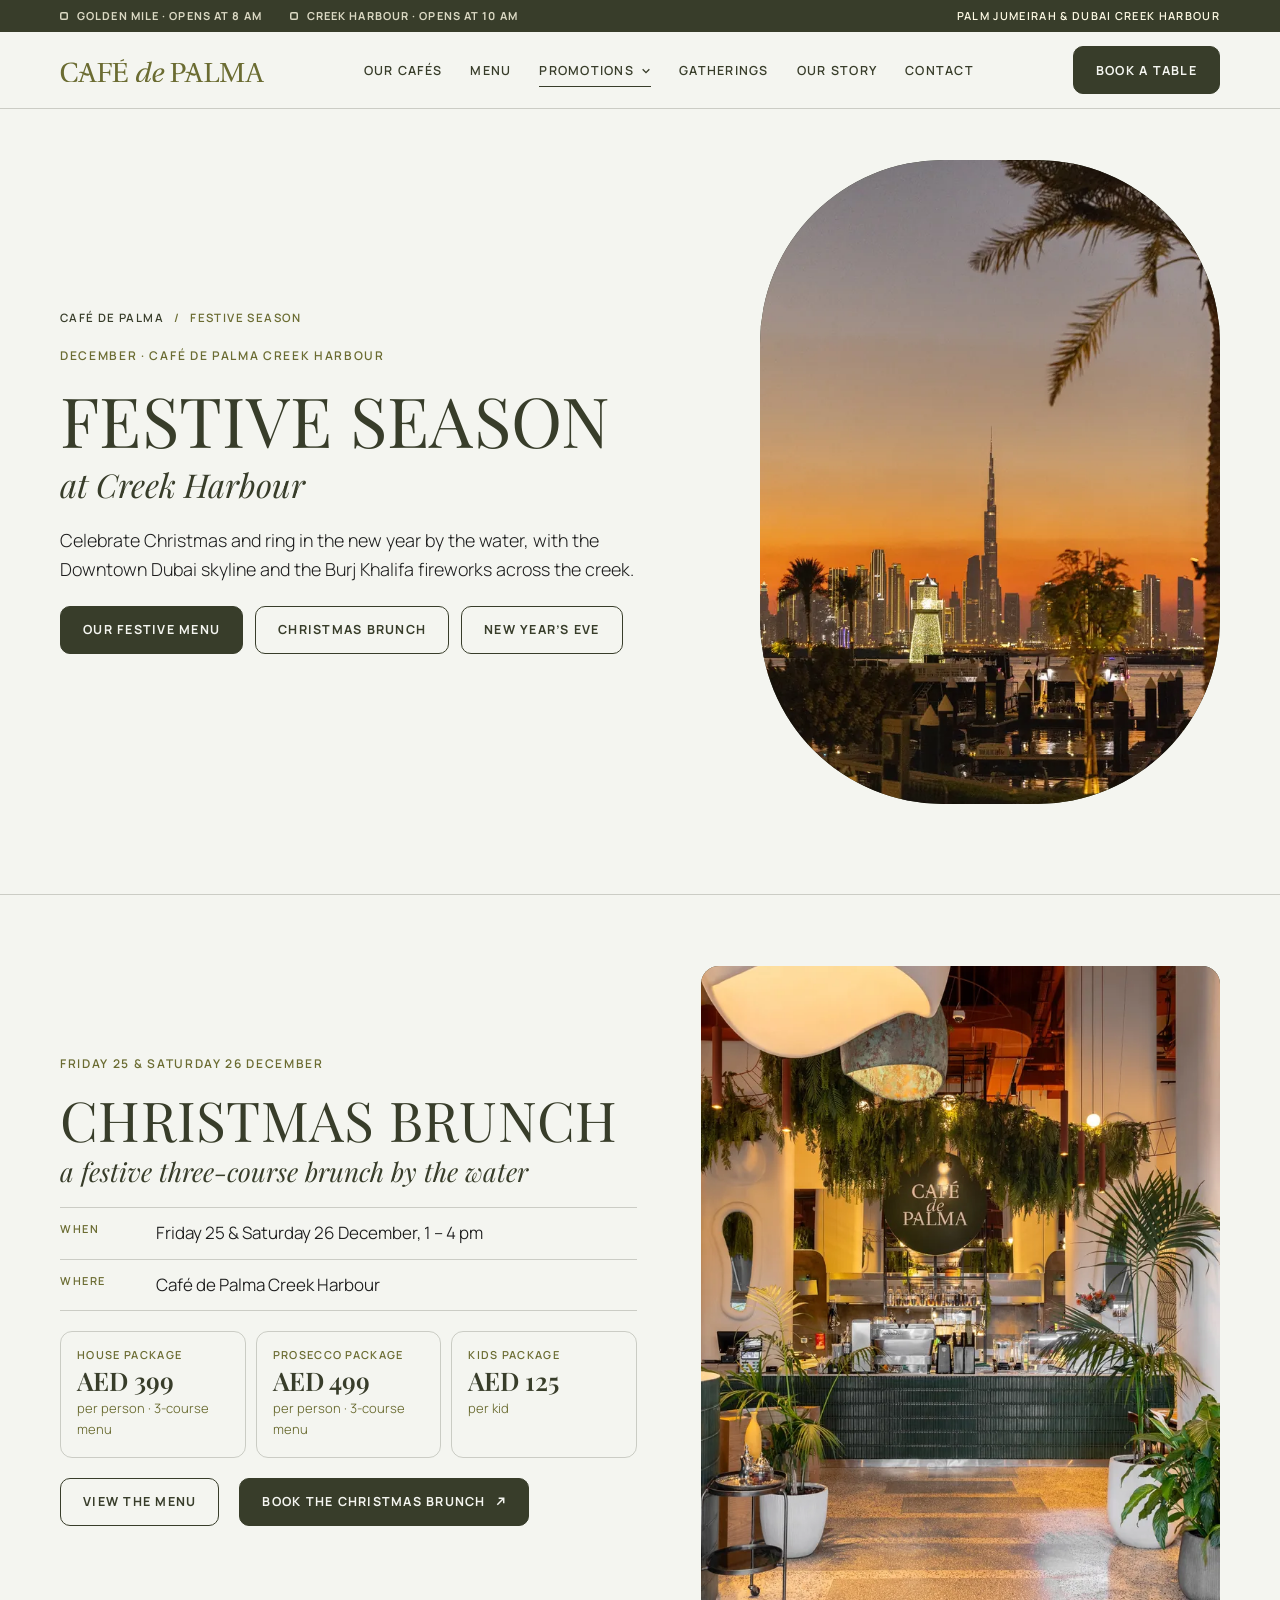
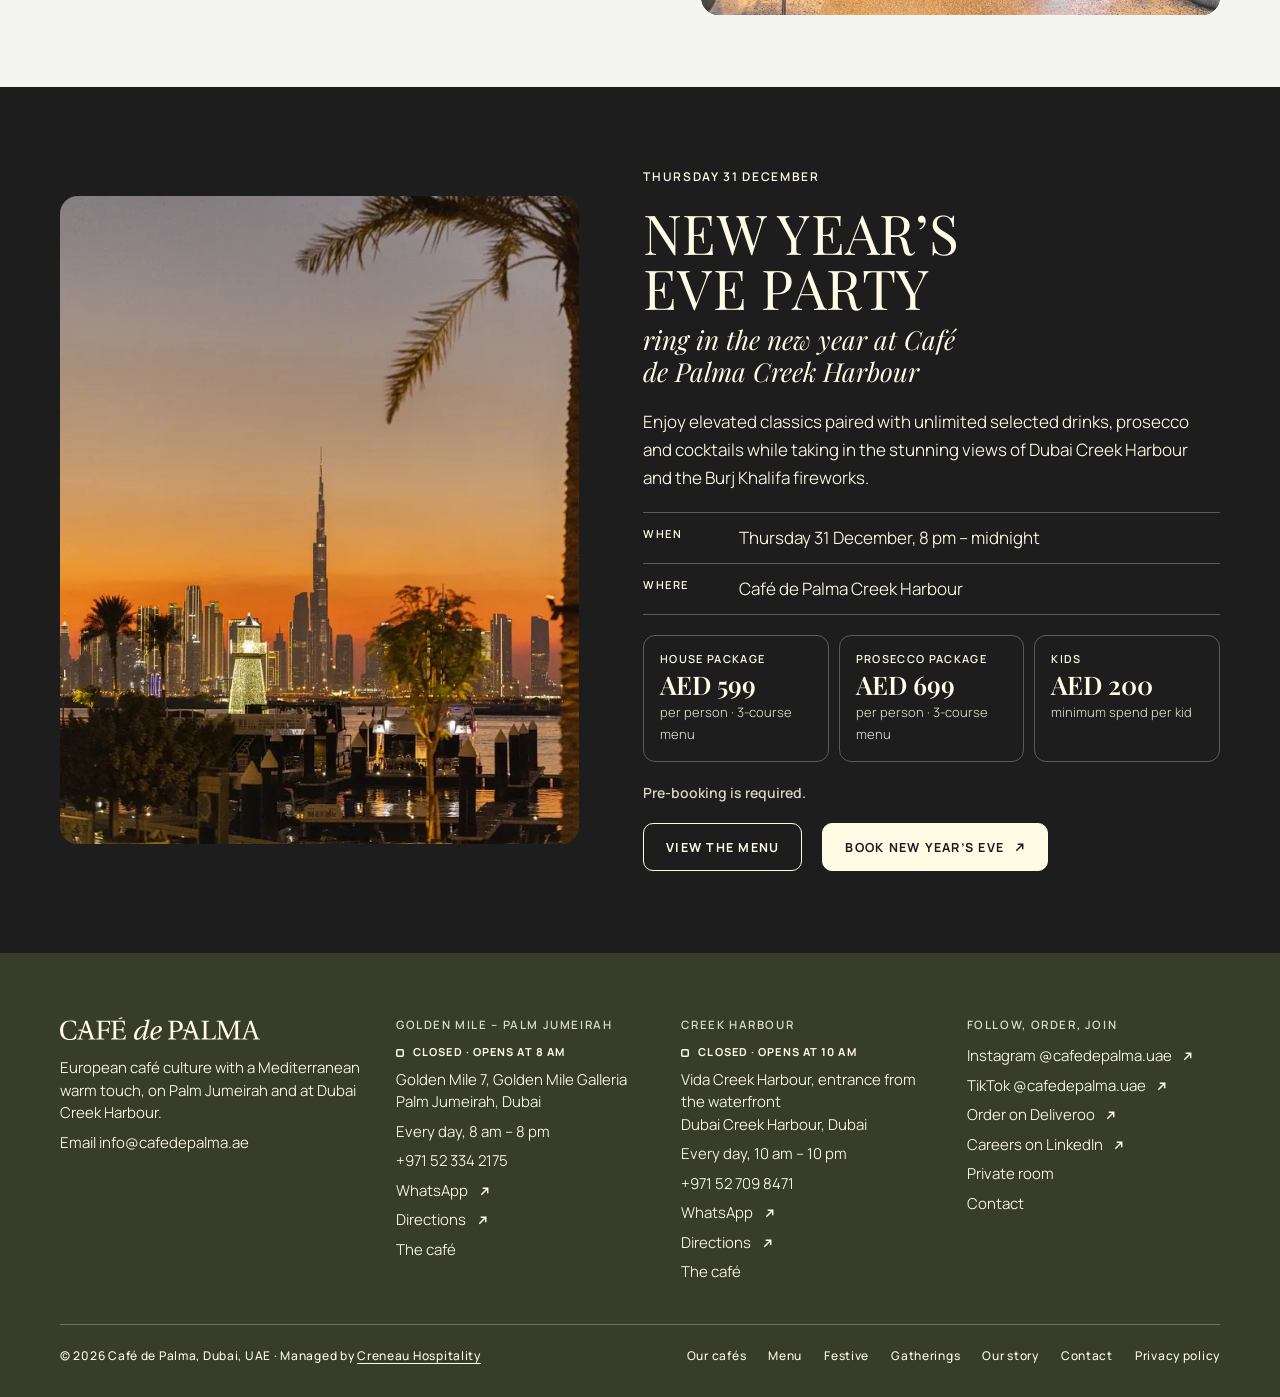
<file: festive/index.html>
<!doctype html>
<html lang="en">
<head>
<meta charset="utf-8">
<meta name="viewport" content="width=device-width,initial-scale=1,viewport-fit=cover">
<title>Festive season | Christmas brunch &amp; New Year&#x27;s Eve at Café de Palma Creek Harbour</title>
<!-- Google tag (gtag.js) -->
<script async src="https://www.googletagmanager.com/gtag/js?id=G-DMEMDRD51P"></script>
<script>
  window.dataLayer = window.dataLayer || [];
  function gtag(){dataLayer.push(arguments);}
  gtag('js', new Date());
  gtag('config', 'G-DMEMDRD51P');
</script>
<meta name="description" content="Christmas brunch on 25 &amp; 26 December and a New Year&#x27;s Eve party with Burj Khalifa fireworks views at Café de Palma Creek Harbour, Dubai. Book now.">
<link rel="canonical" href="https://cafedepalma.ae/festive/">
<link rel="alternate" hreflang="en" href="https://cafedepalma.ae/festive/">
<link rel="alternate" hreflang="x-default" href="https://cafedepalma.ae/festive/">
<meta name="robots" content="index, follow, max-image-preview:large">
<meta name="theme-color" content="#F4F5F0">
<meta name="color-scheme" content="light">
<link rel="icon" href="/assets/icons/favicon.svg" type="image/svg+xml">
<link rel="icon" href="/assets/icons/favicon-32.png" sizes="32x32" type="image/png">
<link rel="apple-touch-icon" href="/assets/icons/apple-touch-icon.png">
<link rel="manifest" href="/site.webmanifest">
<meta name="geo.region" content="AE-DU">
<meta name="geo.placename" content="Dubai">
<meta name="format-detection" content="telephone=no">
<meta property="og:type" content="website">
<meta property="og:site_name" content="Café de Palma">
<meta property="og:locale" content="en_AE">
<meta property="og:url" content="https://cafedepalma.ae/festive/">
<meta property="og:title" content="Festive season | Christmas brunch &amp; New Year&#x27;s Eve at Café de Palma Creek Harbour">
<meta property="og:description" content="Christmas brunch on 25 &amp; 26 December and a New Year&#x27;s Eve party with Burj Khalifa fireworks views at Café de Palma Creek Harbour, Dubai. Book now.">
<meta property="og:image" content="https://cafedepalma.ae/assets/og/home.jpg">
<meta property="og:image:width" content="1200">
<meta property="og:image:height" content="630">
<meta property="og:image:alt" content="Café de Palma Creek Harbour at sunset">
<meta property="og:image:type" content="image/jpeg">
<meta name="twitter:card" content="summary_large_image">
<meta name="twitter:title" content="Festive season | Christmas brunch &amp; New Year&#x27;s Eve at Café de Palma Creek Harbour">
<meta name="twitter:description" content="Christmas brunch on 25 &amp; 26 December and a New Year&#x27;s Eve party with Burj Khalifa fireworks views at Café de Palma Creek Harbour, Dubai. Book now.">
<meta name="twitter:image" content="https://cafedepalma.ae/assets/og/home.jpg">
<meta name="twitter:image:alt" content="Café de Palma Creek Harbour at sunset">
<link rel="preload" href="/assets/fonts/playfair-display-variable.woff2" as="font" type="font/woff2" crossorigin>
<link rel="preload" href="/assets/fonts/manrope-variable.woff2" as="font" type="font/woff2" crossorigin>
<link rel="stylesheet" href="/assets/cdp.css?v=5d5cc2a29e">
<script defer src="/assets/cdp.js?v=5d5cc2a29e"></script>
<script type="application/ld+json">
{
 "@context": "https://schema.org",
 "@graph": [
  {
   "@type": "Organization",
   "@id": "https://cafedepalma.ae/#brand",
   "name": "Café de Palma",
   "url": "https://cafedepalma.ae/",
   "logo": {
    "@type": "ImageObject",
    "url": "https://cafedepalma.ae/assets/icons/logo-512.png",
    "width": 512,
    "height": 512
   },
   "description": "An all-day café in Dubai: European café culture with a Mediterranean warm touch.",
   "email": "info@cafedepalma.ae",
   "sameAs": [
    "https://www.instagram.com/cafedepalma.uae/",
    "https://www.tiktok.com/@cafedepalma.uae",
    "https://www.linkedin.com/company/caf%C3%A9-de-palma/"
   ]
  },
  {
   "@type": "CollectionPage",
   "@id": "https://cafedepalma.ae/festive/#webpage",
   "url": "https://cafedepalma.ae/festive/",
   "name": "Festive season",
   "description": "Christmas brunch on 25 & 26 December and a New Year's Eve party with Burj Khalifa fireworks views at Café de Palma Creek Harbour, Dubai. Book now.",
   "inLanguage": "en",
   "isPartOf": {
    "@id": "https://cafedepalma.ae/#website"
   },
   "about": {
    "@id": "https://cafedepalma.ae/#brand"
   },
   "breadcrumb": {
    "@id": "https://cafedepalma.ae/festive/#breadcrumb"
   }
  },
  {
   "@type": "BreadcrumbList",
   "@id": "https://cafedepalma.ae/festive/#breadcrumb",
   "itemListElement": [
    {
     "@type": "ListItem",
     "position": 1,
     "name": "Café de Palma",
     "item": "https://cafedepalma.ae/"
    },
    {
     "@type": "ListItem",
     "position": 2,
     "name": "Festive season",
     "item": "https://cafedepalma.ae/festive/"
    }
   ]
  },
  {
   "@type": "Event",
   "name": "Christmas Brunch at Café de Palma Creek Harbour",
   "startDate": "2026-12-25T13:00:00+04:00",
   "endDate": "2026-12-25T16:00:00+04:00",
   "eventAttendanceMode": "https://schema.org/OfflineEventAttendanceMode",
   "eventStatus": "https://schema.org/EventScheduled",
   "description": "A festive three-course Christmas brunch at Café de Palma Creek Harbour, with house and prosecco packages and a kids package.",
   "location": {
    "@type": "Place",
    "name": "Café de Palma Creek Harbour",
    "url": "https://cafedepalma.ae/creek-harbour/",
    "address": {
     "@type": "PostalAddress",
     "streetAddress": "Vida Creek Harbour, entrance from the waterfront",
     "addressLocality": "Dubai",
     "addressCountry": "AE"
    }
   },
   "image": [
    "https://cafedepalma.ae/img/cdp-creek-harbour-skyline-sunset.webp"
   ],
   "organizer": {
    "@id": "https://cafedepalma.ae/#brand"
   },
   "performer": {
    "@type": "Organization",
    "name": "Café de Palma"
   },
   "offers": [
    {
     "@type": "Offer",
     "name": "House package, 3-course menu",
     "price": "399",
     "priceCurrency": "AED",
     "url": "https://cafedepalma.ae/festive/",
     "availability": "https://schema.org/InStock",
     "validFrom": "2026-10-12T00:00:00+04:00"
    },
    {
     "@type": "Offer",
     "name": "Prosecco package, 3-course menu",
     "price": "499",
     "priceCurrency": "AED",
     "url": "https://cafedepalma.ae/festive/",
     "availability": "https://schema.org/InStock",
     "validFrom": "2026-10-12T00:00:00+04:00"
    },
    {
     "@type": "Offer",
     "name": "Kids package",
     "price": "125",
     "priceCurrency": "AED",
     "url": "https://cafedepalma.ae/festive/",
     "availability": "https://schema.org/InStock",
     "validFrom": "2026-10-12T00:00:00+04:00"
    }
   ]
  },
  {
   "@type": "Event",
   "name": "Christmas Brunch at Café de Palma Creek Harbour",
   "startDate": "2026-12-26T13:00:00+04:00",
   "endDate": "2026-12-26T16:00:00+04:00",
   "eventAttendanceMode": "https://schema.org/OfflineEventAttendanceMode",
   "eventStatus": "https://schema.org/EventScheduled",
   "description": "A festive three-course Christmas brunch at Café de Palma Creek Harbour, with house and prosecco packages and a kids package.",
   "location": {
    "@type": "Place",
    "name": "Café de Palma Creek Harbour",
    "url": "https://cafedepalma.ae/creek-harbour/",
    "address": {
     "@type": "PostalAddress",
     "streetAddress": "Vida Creek Harbour, entrance from the waterfront",
     "addressLocality": "Dubai",
     "addressCountry": "AE"
    }
   },
   "image": [
    "https://cafedepalma.ae/img/cdp-creek-harbour-skyline-sunset.webp"
   ],
   "organizer": {
    "@id": "https://cafedepalma.ae/#brand"
   },
   "performer": {
    "@type": "Organization",
    "name": "Café de Palma"
   },
   "offers": [
    {
     "@type": "Offer",
     "name": "House package, 3-course menu",
     "price": "399",
     "priceCurrency": "AED",
     "url": "https://cafedepalma.ae/festive/",
     "availability": "https://schema.org/InStock",
     "validFrom": "2026-10-12T00:00:00+04:00"
    },
    {
     "@type": "Offer",
     "name": "Prosecco package, 3-course menu",
     "price": "499",
     "priceCurrency": "AED",
     "url": "https://cafedepalma.ae/festive/",
     "availability": "https://schema.org/InStock",
     "validFrom": "2026-10-12T00:00:00+04:00"
    },
    {
     "@type": "Offer",
     "name": "Kids package",
     "price": "125",
     "priceCurrency": "AED",
     "url": "https://cafedepalma.ae/festive/",
     "availability": "https://schema.org/InStock",
     "validFrom": "2026-10-12T00:00:00+04:00"
    }
   ]
  },
  {
   "@type": "Event",
   "name": "New Year's Eve Party at Café de Palma Creek Harbour",
   "startDate": "2026-12-31T20:00:00+04:00",
   "endDate": "2027-01-01T00:00:00+04:00",
   "eventAttendanceMode": "https://schema.org/OfflineEventAttendanceMode",
   "eventStatus": "https://schema.org/EventScheduled",
   "description": "Elevated classics with unlimited selected drinks, prosecco and cocktails, and views of Dubai Creek Harbour and the Burj Khalifa fireworks. Pre-booking is required.",
   "location": {
    "@type": "Place",
    "name": "Café de Palma Creek Harbour",
    "url": "https://cafedepalma.ae/creek-harbour/",
    "address": {
     "@type": "PostalAddress",
     "streetAddress": "Vida Creek Harbour, entrance from the waterfront",
     "addressLocality": "Dubai",
     "addressCountry": "AE"
    }
   },
   "image": [
    "https://cafedepalma.ae/img/cdp-creek-harbour-skyline-sunset.webp"
   ],
   "organizer": {
    "@id": "https://cafedepalma.ae/#brand"
   },
   "performer": {
    "@type": "Organization",
    "name": "Café de Palma"
   },
   "offers": [
    {
     "@type": "Offer",
     "name": "House package, 3-course menu",
     "price": "599",
     "priceCurrency": "AED",
     "url": "https://cafedepalma.ae/festive/",
     "availability": "https://schema.org/InStock",
     "validFrom": "2026-10-12T00:00:00+04:00"
    },
    {
     "@type": "Offer",
     "name": "Prosecco package, 3-course menu",
     "price": "699",
     "priceCurrency": "AED",
     "url": "https://cafedepalma.ae/festive/",
     "availability": "https://schema.org/InStock",
     "validFrom": "2026-10-12T00:00:00+04:00"
    },
    {
     "@type": "Offer",
     "name": "Kids, minimum spend per kid",
     "price": "200",
     "priceCurrency": "AED",
     "url": "https://cafedepalma.ae/festive/",
     "availability": "https://schema.org/InStock",
     "validFrom": "2026-10-12T00:00:00+04:00"
    }
   ]
  }
 ]
}
</script>
</head>
<body>
<a class="skip" href="#main">Skip to content</a>

<div class="strip">
  <div class="wrap">
    <div class="strip-status" aria-label="Opening status, Dubai time">
      <span class="status" data-status="golden-mile" data-status-short data-status-prefix="Golden Mile · "></span>
      <span class="status" data-status="creek-harbour" data-status-short data-status-prefix="Creek Harbour · "></span>
    </div>
    <a class="strip-link" href="/#cafes">Palm Jumeirah &amp; Dubai Creek Harbour</a>
  </div>
</div>
<header class="site-header">
  <div class="wrap">
    <a class="brand" href="/" aria-label="Café de Palma, home"><svg xmlns="http://www.w3.org/2000/svg" viewBox="657.94 504.87 605.07 70.1" width="226" height="26" aria-hidden="true" focusable="false"><g fill="currentColor"><path d="M 1074.984 566.367 L 1057.433 516.464 L 1051.304 516.464 L 1042.609 540.960 C 1042.308 541.843 1041.976 542.781 1041.617 543.746 C 1032.425 540.683 1028.699 544.988 1028.699 544.988 L 1030.464 546.753 C 1030.464 546.753 1033.722 544.324 1039.933 548.464 C 1037.890 554.226 1035.628 560.492 1033.640 565.648 C 1031.902 570.117 1031.156 571.109 1025.941 571.359 L 1025.941 573.757 L 1044.156 573.757 L 1044.156 571.359 L 1039.878 570.917 C 1037.394 570.667 1037.144 569.839 1037.808 567.605 C 1039.214 562.640 1040.953 557.511 1042.859 551.636 L 1043.109 550.917 C 1043.410 551.113 1056.273 559.304 1061.156 550.863 L 1061.406 551.636 L 1066.953 567.441 C 1067.781 569.839 1067.367 570.75 1064.718 571 L 1060.992 571.332 L 1060.992 573.730 L 1082.191 573.730 L 1082.191 571.332 C 1077.386 570.917 1076.476 570.667 1074.984 566.367 Z M 1045.039 545.097 C 1047.386 538.007 1049.812 531.085 1051.968 524.796 L 1052.214 524.796 L 1060.218 547.882 C 1060.027 548.023 1056.382 550.449 1045.039 545.097 Z M 1045.039 545.097 "></path><path d="M 758.046 566.367 L 740.496 516.464 L 734.367 516.464 L 725.671 540.960 C 725.367 541.843 725.039 542.781 724.679 543.746 C 715.488 540.683 711.761 544.988 711.761 544.988 L 713.527 546.753 C 713.527 546.753 716.785 544.324 722.996 548.464 C 720.953 554.226 718.691 560.492 716.703 565.648 C 714.964 570.117 714.218 571.109 709.003 571.359 L 709.003 573.757 L 727.218 573.757 L 727.218 571.359 L 722.914 570.945 C 720.429 570.695 720.179 569.867 720.843 567.632 C 722.25 562.667 723.988 557.539 725.894 551.664 L 726.140 550.945 C 726.445 551.140 739.308 559.332 744.191 550.890 L 744.441 551.664 L 749.988 567.468 C 750.816 569.867 750.402 570.781 747.753 571.027 L 744.027 571.359 L 744.027 573.757 L 765.25 573.757 L 765.25 571.359 C 760.449 570.917 759.539 570.667 758.046 566.367 Z M 728.101 545.097 C 730.449 538.007 732.875 531.085 735.031 524.796 L 735.277 524.796 L 743.281 547.882 C 743.089 548.023 739.472 550.449 728.101 545.097 Z M 728.101 545.097 "></path><path d="M 687.832 572.070 C 670.773 572.070 667.214 555.273 667.214 545.257 C 667.214 531.687 672.597 518.117 687.996 518.117 C 696.445 518.117 702.324 521.589 703.894 531.355 L 706.378 531.355 L 706.378 518.445 C 702.652 516.707 696.359 515.218 688.824 515.218 C 678.640 515.218 670.445 518.199 665.476 523.742 C 660.757 529.039 657.941 536.156 657.941 545.507 C 657.941 555.187 660.839 562.968 665.808 567.933 C 670.941 573.062 679.054 574.968 688.328 574.968 C 694.953 574.968 702.570 573.148 706.546 570.996 L 707.703 557.175 L 705.218 557.175 C 702.902 565.781 698.679 572.070 687.832 572.070 Z M 687.832 572.070 "></path><path d="M 767.460 518.863 C 774.746 519.359 774.910 519.527 774.910 524.160 L 774.910 566.035 C 774.910 570.667 774.746 570.832 767.460 571.332 L 767.460 573.730 L 791.886 573.730 L 791.886 571.332 C 783.355 570.832 783.109 570.667 783.109 566.035 L 783.109 546.667 L 794.699 546.667 C 801.738 546.667 802.070 548.656 802.816 553.953 L 805.300 553.953 L 805.300 536.242 L 802.816 536.242 C 802.070 541.539 801.738 543.523 794.699 543.523 L 783.109 543.523 L 783.109 522.339 C 783.109 519.609 783.441 519.359 786.171 519.359 L 794.371 519.359 C 803.972 519.359 805.878 521.265 807.039 529.703 L 809.523 529.703 L 809.523 516.464 L 767.460 516.464 Z M 767.460 518.863 "></path><path d="M 838.503 570.832 C 834.613 570.832 831.632 570.667 829.890 570.007 C 828.152 569.261 827.824 567.855 827.824 563.800 L 827.824 545.511 L 839.414 545.511 C 846.453 545.511 846.785 547.496 847.531 552.710 L 850.011 552.710 L 850.011 535.25 L 847.531 535.25 C 846.785 540.378 846.453 542.367 839.414 542.367 L 827.824 542.367 L 827.824 522.339 C 827.824 519.691 828.238 519.359 830.886 519.359 L 839 519.359 C 848.441 519.359 850.343 521.429 851.503 530.035 L 853.988 530.035 L 853.988 516.464 L 812.171 516.464 L 812.171 518.863 C 819.460 519.359 819.625 519.527 819.625 524.160 L 819.625 566.035 C 819.625 570.667 819.460 570.832 812.171 571.332 L 812.171 573.730 L 856.058 573.730 L 857.050 559.414 L 854.566 559.414 C 852.664 569.511 848.937 570.832 838.503 570.832 Z M 838.503 570.832 "></path><path d="M 835.246 509.625 L 835.882 511.968 L 845.957 509.265 L 846.371 504.878 Z M 835.246 509.625 "></path><path d="M 917.191 570.425 C 915.535 570.425 915.703 568.523 916.363 565.875 L 929.445 512.746 L 929.031 512.332 L 914.292 514.320 L 913.796 516.222 L 918.765 516.718 C 920.753 516.882 920.917 517.464 920.257 520.113 L 917.109 533.433 L 916.945 533.601 C 915.371 532.773 912.804 532.195 909.988 532.195 C 890.695 532.195 881.835 553.792 881.835 563.804 C 881.835 569.183 883.410 574.730 890.117 574.730 C 899.636 574.730 907.007 564.550 911.894 555.695 L 912.058 555.695 L 909.324 565.542 C 907.671 571.417 908.910 574.812 913.136 574.730 C 919.179 574.730 923.816 569.101 926.632 562.812 L 924.644 561.652 C 923.152 564.550 919.511 570.425 917.191 570.425 Z M 908 557.765 C 904.027 564.218 898.562 570.425 894.171 570.425 C 891.523 570.425 890.035 568.191 890.035 564.468 C 890.035 555.531 897.238 535.089 910.484 535.089 C 913.050 535.089 915.207 535.835 916.199 536.746 C 914.957 543.117 912.222 550.894 908 557.765 Z M 908 557.765 "></path><path d="M 1023.070 519.773 C 1019.093 517.292 1013.796 516.464 1008 516.464 L 984.898 516.464 L 984.898 518.863 C 992.183 519.359 992.347 519.527 992.347 524.160 L 992.347 566.035 C 992.347 570.667 992.183 570.832 984.898 571.332 L 984.898 573.730 L 1009.324 573.730 L 1009.324 571.332 C 1000.796 570.832 1000.546 570.667 1000.546 566.035 L 1000.546 550.226 L 1005.265 550.226 C 1009.074 550.226 1012.800 549.898 1015.863 549.152 C 1022.238 547.496 1029.527 543.027 1029.527 532.683 C 1029.527 526.394 1026.796 522.089 1023.070 519.773 Z M 1006.675 547.332 C 1001.789 547.332 1000.546 547.167 1000.546 544.105 L 1000.546 522.421 C 1000.546 520.105 1001.457 519.359 1006.839 519.359 C 1015.367 519.359 1020.585 524.242 1020.585 533.261 C 1020.585 543.609 1013.796 547.332 1006.675 547.332 Z M 1006.675 547.332 "></path><path d="M 1112.078 570.832 C 1107.937 570.832 1104.957 570.667 1103.218 570.007 C 1101.480 569.261 1101.148 567.855 1101.148 563.800 L 1101.148 524.160 C 1101.148 519.527 1101.398 519.359 1109.097 518.863 L 1109.097 516.464 L 1085.5 516.464 L 1085.5 518.863 C 1092.785 519.359 1092.953 519.527 1092.953 524.160 L 1092.953 566.035 C 1092.953 570.667 1092.785 570.832 1085.5 571.332 L 1085.5 573.730 L 1128.472 573.730 L 1129.468 558.917 L 1126.984 558.917 C 1125.328 569.757 1120.773 570.832 1112.078 570.832 Z M 1112.078 570.832 "></path><path d="M 1178.179 538.394 L 1168.242 560.574 L 1168.078 560.574 L 1158.304 538.476 C 1155.078 531.113 1151.601 523.828 1148.617 516.464 L 1131.808 516.464 L 1131.808 518.863 C 1139.097 519.359 1139.261 519.527 1139.261 524.160 L 1139.261 556.929 C 1139.261 561.316 1139.097 564.460 1138.683 567.191 C 1138.187 570.667 1136.199 571 1131.894 571.332 L 1131.894 573.730 L 1151.515 573.730 L 1151.515 571.332 C 1146.136 570.917 1144.148 570.667 1143.652 567.191 C 1143.238 564.460 1143.070 561.316 1143.070 556.929 L 1143.070 524.078 L 1143.238 524.078 L 1164.597 572.738 L 1166.835 572.738 L 1188.445 524.078 L 1188.695 524.078 L 1188.695 566.035 C 1188.695 570.667 1188.527 570.832 1181.242 571.332 L 1181.242 573.730 L 1204.343 573.730 L 1204.343 571.332 C 1197.140 570.832 1196.890 570.667 1196.890 566.035 L 1196.890 524.160 C 1196.890 519.527 1197.140 519.359 1204.343 518.863 L 1204.343 516.464 L 1187.699 516.464 C 1184.886 523.828 1181.492 531.113 1178.179 538.394 Z M 1178.179 538.394 "></path><path d="M 1255.800 566.363 L 1238.246 516.464 L 1232.117 516.464 L 1223.421 540.960 C 1220.855 548.160 1217.378 558.089 1214.480 565.621 C 1212.742 570.089 1211.996 571.082 1206.781 571.332 L 1206.781 573.730 L 1224.996 573.730 L 1224.996 571.332 L 1220.691 570.917 C 1218.207 570.667 1217.957 569.839 1218.621 567.605 C 1220.027 562.640 1221.765 557.511 1223.671 551.636 L 1242.218 551.636 L 1247.765 567.441 C 1248.593 569.839 1248.179 570.75 1245.531 571 L 1241.804 571.332 L 1241.804 573.730 L 1263.003 573.730 L 1263.003 571.332 C 1258.199 570.917 1257.289 570.667 1255.800 566.363 Z M 1224.746 548.492 C 1227.398 540.214 1230.296 532.105 1232.781 524.824 L 1233.027 524.824 L 1241.226 548.492 Z M 1224.746 548.492 "></path><path d="M 948.628 554.871 C 954.093 554.070 958.511 551.585 958.511 551.585 C 960.359 550.539 961.742 549.464 962.898 548.414 C 965.796 545.519 966.378 542.789 966.378 540.468 C 966.378 536.085 962.898 532.195 956.109 532.195 C 948.656 532.195 942.531 536 937.976 541.628 C 933.589 547.007 931.105 554.207 931.105 561.160 C 931.105 572.746 938.640 574.730 943.441 574.730 C 949.484 574.730 956.773 572.082 962.402 562.898 L 960.5 561.242 C 957.519 565.132 953.046 570.675 946.835 570.675 C 941.316 570.675 939.496 566.179 939.300 560.136 C 939.410 559.945 941.730 555.890 948.628 554.871 Z M 939.437 556.964 C 939.437 556.937 939.437 556.937 939.437 556.910 C 939.437 556.855 939.437 556.800 939.437 556.746 C 939.437 556.718 939.437 556.691 939.437 556.664 C 939.437 556.605 939.437 556.523 939.437 556.441 C 939.496 555.753 939.632 554.539 939.964 552.578 C 941.949 543.449 947.691 535.089 953.765 535.089 C 956.660 535.089 958.566 537.078 958.566 539.972 C 958.566 542.015 957.933 544.140 956.496 546.152 C 956.496 546.152 954.593 549.628 948.574 551.613 C 943.605 553.269 941.289 555.144 939.437 557.160 C 939.437 557.105 939.437 557.046 939.437 556.964 Z M 939.437 556.964 "></path></g></svg></a>
    <nav class="site-nav" id="site-nav" aria-label="Main">
      <a href="/#cafes">Our cafés</a>
      <a href="/menu/">Menu</a>
      <div class="nav-group"><button type="button" class="nav-parent" aria-expanded="false" aria-controls="nav-promos" data-current>Promotions<svg viewBox="0 0 12 12" width="10" height="10" aria-hidden="true"><path d="m2 4 4 4 4-4" fill="none" stroke="currentColor" stroke-width="1.6"/></svg></button><div class="nav-sub" id="nav-promos"><a href="/halloween/" data-show-until="2026-10-31">Halloween</a><a href="/fuel-challenge/" data-show-until="2026-11-29">Palma 30×30 Fuel Challenge</a><a href="/festive/" aria-current="page">Festive season</a></div></div>
      <a href="/gatherings/">Gatherings</a>
      <a href="/our-story/">Our story</a>
      <a href="/contact/">Contact</a>
    </nav>
    <div class="header-actions">
      <a class="btn" href="/#cafes" data-open-book><span>Book<span class="long"> a table</span></span></a>
      <button class="nav-toggle" type="button" aria-expanded="false" aria-controls="site-nav">
        <span class="sr-only">Menu</span>
        <svg width="22" height="16" viewBox="0 0 22 16" aria-hidden="true" focusable="false"><path d="M0 1h22M0 8h22M0 15h22" stroke="currentColor" stroke-width="1.6" fill="none"/></svg>
      </button>
    </div>
  </div>
</header>
<main id="main" tabindex="-1">
  <section class="page-hero" aria-labelledby="h-festive">
    <div class="wrap">
      <div class="hero-copy">
        <nav class="crumbs" aria-label="Breadcrumb"><a href="/">Café de Palma</a><span aria-hidden="true">/</span><span aria-current="page">Festive season</span></nav>
        <p class="eyebrow">December · Café de Palma Creek Harbour</p>
        <h1 class="lockup " id="h-festive"><span class="lockup__upper">Festive season</span><span class="lockup__lower">at Creek Harbour</span></h1>
        <p class="lead">Celebrate Christmas and ring in the new year by the water, with the Downtown Dubai skyline and the Burj Khalifa fireworks across the creek.</p>
        <div class="actions">
          <button type="button" class="btn" data-open-dialog="menu-december" aria-haspopup="dialog">Our festive menu</button>
          <a class="btn btn-line" href="#christmas-brunch">Christmas brunch</a>
          <a class="btn btn-line" href="#new-years-eve">New Year’s Eve</a>
        </div>
      </div>
      <div class="hero-media">
        <div class="arch"><img class="ph" src="/img/cdp-creek-harbour-skyline-sunset.webp" srcset="/img/cdp-creek-harbour-skyline-sunset-640.webp 640w, /img/cdp-creek-harbour-skyline-sunset.webp 1100w" sizes="(max-width:900px) 80vw, 470px" width="1100" height="1649" alt="Sunset over the Burj Khalifa and the Downtown Dubai skyline, seen across the water from Dubai Creek Harbour" fetchpriority="high" decoding="async" style="--pos:50% 60%"></div>
      </div>
    </div>
  </section>

  <section class="sec sec--flush sec--rule fest" id="christmas-brunch" aria-labelledby="xmas-h" data-reveal>
    <div class="wrap fest-grid">
      <div class="stack">
        <p class="eyebrow">Friday 25 &amp; Saturday 26 December</p>
        <h2 class="lockup h2" id="xmas-h"><span class="lockup__upper">Christmas brunch</span><span class="lockup__lower">a festive three-course brunch by the water</span></h2>
        <dl class="fest-facts">
          <div><dt>When</dt><dd>Friday 25 &amp; Saturday 26 December, 1&nbsp;–&nbsp;4&nbsp;pm</dd></div>
          <div><dt>Where</dt><dd>Café de Palma Creek Harbour</dd></div>
        </dl>
        <ul class="packages">
          <li><span class="pk-name">House package</span><span class="pk-price">AED 399</span><span class="pk-note">per person · 3-course menu</span></li>
          <li><span class="pk-name">Prosecco package</span><span class="pk-price">AED 499</span><span class="pk-note">per person · 3-course menu</span></li>
          <li><span class="pk-name">Kids package</span><span class="pk-price">AED 125</span><span class="pk-note">per kid</span></li>
        </ul>
        <div class="actions"><button type="button" class="btn btn-line" data-open-dialog="menu-xmas" aria-haspopup="dialog">View the menu</button><a class="btn" href="https://wa.me/971527098471?text=Hello%20Caf%C3%A9%20de%20Palma%2C%20I%20would%20like%20to%20book%20a%20table%20at%20Creek%20Harbour%20for%20the%20Christmas%20brunch." target="_blank" rel="noopener">Book the Christmas brunch<svg class="ext" viewBox="0 0 12 12" width="11" height="11" aria-hidden="true" focusable="false"><path d="M4 2.5h5.5V8M9.5 2.5 2.5 9.5" fill="none" stroke="currentColor" stroke-width="1.6"/></svg><span class="sr-only"> (opens in a new tab)</span></a></div>
      </div>
      <div class="frame fest-photo"><img class="ph" src="/img/cdp-creek-harbour-coffee-bar.webp" srcset="/img/cdp-creek-harbour-coffee-bar-720.webp 720w, /img/cdp-creek-harbour-coffee-bar.webp 1200w" sizes="(max-width:900px) 100vw, 45vw" width="1200" height="1733" alt="The coffee bar at Café de Palma Creek Harbour under the round sign, with palms and hanging greenery" loading="lazy" decoding="async" style="--pos:50% 40%"></div>
    </div>
  </section>

  <section class="band-night fest fest--night" id="new-years-eve" aria-labelledby="nye-h">
    <div class="wrap fest-grid fest-grid--rev" data-reveal>
      <div class="frame fest-photo"><img class="ph" src="/img/cdp-creek-harbour-skyline-sunset.webp" srcset="/img/cdp-creek-harbour-skyline-sunset-640.webp 640w, /img/cdp-creek-harbour-skyline-sunset.webp 1100w" sizes="(max-width:900px) 100vw, 45vw" width="1100" height="1649" alt="The Burj Khalifa and Downtown Dubai at dusk, across the water from Dubai Creek Harbour" loading="lazy" decoding="async" style="--pos:50% 62%"></div>
      <div class="stack">
        <p class="eyebrow">Thursday 31 December</p>
        <h2 class="lockup h2" id="nye-h"><span class="lockup__upper">New Year’s Eve party</span><span class="lockup__lower">ring in the new year at Café de Palma Creek Harbour</span></h2>
        <p>Enjoy elevated classics paired with unlimited selected drinks, prosecco and cocktails while taking in the stunning views of Dubai Creek Harbour and the Burj Khalifa fireworks.</p>
        <dl class="fest-facts">
          <div><dt>When</dt><dd>Thursday 31 December, 8&nbsp;pm&nbsp;–&nbsp;midnight</dd></div>
          <div><dt>Where</dt><dd>Café de Palma Creek Harbour</dd></div>
        </dl>
        <ul class="packages">
          <li><span class="pk-name">House package</span><span class="pk-price">AED 599</span><span class="pk-note">per person · 3-course menu</span></li>
          <li><span class="pk-name">Prosecco package</span><span class="pk-price">AED 699</span><span class="pk-note">per person · 3-course menu</span></li>
          <li><span class="pk-name">Kids</span><span class="pk-price">AED 200</span><span class="pk-note">minimum spend per kid</span></li>
        </ul>
        <p class="note"><strong>Pre-booking is required.</strong></p>
        <div class="actions"><button type="button" class="btn btn-line" data-open-dialog="menu-nye" aria-haspopup="dialog">View the menu</button><a class="btn" href="https://wa.me/971527098471?text=Hello%20Caf%C3%A9%20de%20Palma%2C%20I%20would%20like%20to%20book%20a%20table%20at%20Creek%20Harbour%20for%20the%20New%20Year%27s%20Eve%20party." target="_blank" rel="noopener">Book New Year’s Eve<svg class="ext" viewBox="0 0 12 12" width="11" height="11" aria-hidden="true" focusable="false"><path d="M4 2.5h5.5V8M9.5 2.5 2.5 9.5" fill="none" stroke="currentColor" stroke-width="1.6"/></svg><span class="sr-only"> (opens in a new tab)</span></a></div>
      </div>
    </div>
  </section>

  <dialog class="fx-dialog" id="menu-xmas" aria-labelledby="mp-xmas">
        <article class="menu-ph fx-menu">
          <button type="button" class="close-x fx-close" data-close-dialog aria-label="Close the menu"><svg viewBox="0 0 16 16" width="16" height="16" aria-hidden="true"><path d="M3 3l10 10M13 3 3 13" stroke="currentColor" stroke-width="1.6"/></svg></button>
          <p class="eyebrow">Festive menu</p>
          <h3 id="mp-xmas">Christmas brunch</h3>
          <p class="note">Friday 25 &amp; Saturday 26 December · 1 – 4 pm</p>
          <div class="fx-course">
            <p class="fx-head"><span>Appetisers</span><em>choose one</em></p>
            <ul>
              <li><span class="fx-name">Mushroom vol-au-vent</span><span class="fx-desc">puff pastry, portobello, oyster and brown button mushrooms, onion, mustard, cream, parmesan & truffle oil</span></li>
              <li><span class="fx-name">Shrimp cocktail</span><span class="fx-desc">shrimps, lettuce, Marie Rose sauce & avocado</span></li>
              <li><span class="fx-name">Chicken pâté with sourdough toast</span><span class="fx-desc">chicken pâté, balsamic sauce, furikake & sourdough bread</span></li>
            </ul>
          </div>
          <div class="fx-course">
            <p class="fx-head"><span>Salads</span><em>choose one</em></p>
            <ul>
              <li><span class="fx-name">Pear &amp; brie</span><span class="fx-desc">arugula, pear, brie, nuts & honey-mustard sauce</span></li>
              <li><span class="fx-name">Kale &amp; cranberry chicken salad</span><span class="fx-desc">kale, chicken, cranberry, apple & pecan</span></li>
            </ul>
          </div>
          <div class="fx-course">
            <p class="fx-head"><span>Mains</span><em>choose one</em></p>
            <ul>
              <li><span class="fx-name">Beef cheeks bourguignon style</span><span class="fx-desc">beef cheeks, onion, carrot, celery, garlic, tomato, mushroom & pearl onion, with mashed potato</span></li>
              <li><span class="fx-name">Turkey breast roulade</span><span class="fx-desc">sage &amp; apricot stuffing, roast potatoes, glazed carrots, green beans & cranberry jus</span></li>
              <li><span class="fx-name">Sea bass, fennel &amp; orange</span><span class="fx-desc">sea bass, braised fennel, crushed potato & orange-butter sauce</span></li>
            </ul>
          </div>
          <div class="fx-course">
            <p class="fx-head"><span>Dessert</span></p>
            <ul>
              <li><span class="fx-name">Chocolate, orange &amp; speculoos</span><span class="fx-desc">chocolate mousse, orange compote & speculoos</span></li>
            </ul>
          </div>
          <p class="note fx-note">Pick one appetiser, one salad and one main, then finish with dessert. We kindly ask you to inform us about any allergies or food intolerances before ordering.</p>
          <div class="actions"><a class="btn" href="https://wa.me/971527098471?text=Hello%20Caf%C3%A9%20de%20Palma%2C%20I%20would%20like%20to%20book%20a%20table%20at%20Creek%20Harbour%20for%20the%20Christmas%20brunch." target="_blank" rel="noopener">Book on WhatsApp<svg class="ext" viewBox="0 0 12 12" width="11" height="11" aria-hidden="true" focusable="false"><path d="M4 2.5h5.5V8M9.5 2.5 2.5 9.5" fill="none" stroke="currentColor" stroke-width="1.6"/></svg><span class="sr-only"> (opens in a new tab)</span></a></div>
        </article>
  </dialog>
  <dialog class="fx-dialog" id="menu-nye" aria-labelledby="mp-nye">
        <article class="menu-ph fx-menu">
          <button type="button" class="close-x fx-close" data-close-dialog aria-label="Close the menu"><svg viewBox="0 0 16 16" width="16" height="16" aria-hidden="true"><path d="M3 3l10 10M13 3 3 13" stroke="currentColor" stroke-width="1.6"/></svg></button>
          <p class="eyebrow">Festive menu</p>
          <h3 id="mp-nye">New Year’s Eve</h3>
          <p class="note">Thursday 31 December · 8 pm – midnight</p>
          <div class="fx-course">
            <p class="fx-head"><span>Appetisers</span><em>choose one</em></p>
            <ul>
              <li><span class="fx-name">Mushroom vol-au-vent</span><span class="fx-desc">puff pastry, portobello, oyster and brown button mushrooms, onion, mustard, cream, parmesan & truffle oil</span></li>
              <li><span class="fx-name">Shrimp cocktail</span><span class="fx-desc">shrimps, lettuce, Marie Rose sauce & avocado</span></li>
              <li><span class="fx-name">Chicken pâté with sourdough toast</span><span class="fx-desc">chicken pâté, balsamic sauce, furikake & sourdough bread</span></li>
            </ul>
          </div>
          <div class="fx-course">
            <p class="fx-head"><span>Salads</span><em>choose one</em></p>
            <ul>
              <li><span class="fx-name">Pear &amp; brie</span><span class="fx-desc">arugula, pear, brie, nuts & honey-mustard sauce</span></li>
              <li><span class="fx-name">Kale &amp; cranberry chicken salad</span><span class="fx-desc">kale, chicken, cranberry, apple & pecan</span></li>
              <li><span class="fx-name">Olivier salad</span><span class="fx-desc">potato, beef, cucumber, green peas, carrot, shrimps, red caviar & mayonnaise</span></li>
            </ul>
          </div>
          <div class="fx-course">
            <p class="fx-head"><span>Mains</span><em>choose one</em></p>
            <ul>
              <li><span class="fx-name">Beef cheeks bourguignon style</span><span class="fx-desc">beef cheeks, onion, carrot, celery, garlic, tomato, mushroom & pearl onion, with mashed potato</span></li>
              <li><span class="fx-name">Duck leg confit with red cabbage</span><span class="fx-desc">duck leg, sautéed red cabbage, mustard & duck jus</span></li>
              <li><span class="fx-name">Sea bass, fennel &amp; orange</span><span class="fx-desc">sea bass, braised fennel, crushed potato & orange-butter sauce</span></li>
            </ul>
          </div>
          <div class="fx-course">
            <p class="fx-head"><span>Dessert</span></p>
            <ul>
              <li><span class="fx-name">Cherry pie with ice cream</span><span class="fx-desc">cherry pie & vanilla ice cream</span></li>
            </ul>
          </div>
          <p class="note fx-note">Pick one appetiser, one salad and one main, then finish with dessert. We kindly ask you to inform us about any allergies or food intolerances before ordering.</p>
          <div class="actions"><a class="btn" href="https://wa.me/971527098471?text=Hello%20Caf%C3%A9%20de%20Palma%2C%20I%20would%20like%20to%20book%20a%20table%20at%20Creek%20Harbour%20for%20the%20New%20Year%27s%20Eve%20party." target="_blank" rel="noopener">Book on WhatsApp<svg class="ext" viewBox="0 0 12 12" width="11" height="11" aria-hidden="true" focusable="false"><path d="M4 2.5h5.5V8M9.5 2.5 2.5 9.5" fill="none" stroke="currentColor" stroke-width="1.6"/></svg><span class="sr-only"> (opens in a new tab)</span></a></div>
        </article>
  </dialog>
  <dialog class="fx-dialog" id="menu-december" aria-labelledby="mp-december">
        <article class="menu-ph fx-menu">
          <button type="button" class="close-x fx-close" data-close-dialog aria-label="Close the menu"><svg viewBox="0 0 16 16" width="16" height="16" aria-hidden="true"><path d="M3 3l10 10M13 3 3 13" stroke="currentColor" stroke-width="1.6"/></svg></button>
          <p class="eyebrow">Festive menu</p>
          <h3 id="mp-december">Our festive menu</h3>
          <p class="note">Available all December, alongside our regular menu</p>
          <div class="fx-course">
            <p class="fx-head"><span>Festive dishes</span></p>
            <ul>
              <li><span class="fx-name">Turkey “Moist Maker” festive toastie</span><span class="fx-desc">roasted turkey, melted brie, cranberry-orange relish, herb mayo & rocket on toasted sourdough, with turkey gravy</span></li>
              <li><span class="fx-name">Warm pear &amp; brie toast</span><span class="fx-desc">warm roasted pear and melted brie on sourdough, with walnuts, rocket, honey & thyme</span></li>
              <li><span class="fx-name">Parsnip soup with caramel hazelnut</span><span class="fx-desc">warm and comforting parsnip soup with leek & potato, finished with caramel hazelnut</span></li>
              <li><span class="fx-name">Shepherd’s pie</span><span class="fx-desc">slow-cooked beef with vegetables and herbs, topped with creamy mashed potato and baked until golden</span></li>
              <li><span class="fx-name">Stuffed turkey breast</span><span class="fx-desc">roasted turkey breast fillet with rosemary, golden confit baby potatoes & cherry sauce</span></li>
              <li><span class="fx-name">Gingerbread French toast</span><span class="fx-desc">brioche French toast with gingerbread spices, baked fruit, vanilla yogurt & maple syrup</span></li>
            </ul>
          </div>
          <p class="note fx-note">Festive dishes to enjoy any day in December. We kindly ask you to inform us about any allergies or food intolerances before ordering.</p>
          <div class="actions"><a class="btn" href="/#cafes" data-open-book data-book-topic="the festive menu">Book a table</a></div>
        </article>
  </dialog>

</main>

<footer class="site-footer" id="contact">
  <div class="wrap">
    <div class="foot-grid">
      <div class="foot-col">
        <img class="logo" src="/assets/logo/cafe-de-palma-logotype-cream.svg" alt="Café de Palma" width="200" height="23" loading="lazy">
        <p>European café culture with a Mediterranean warm touch, on Palm Jumeirah and at Dubai Creek Harbour.</p>
        <span>Email <span class="select-all">info@cafedepalma.ae</span></span>
      </div>
      <div class="foot-col">
        <h2>Golden Mile – Palm Jumeirah</h2>
        <p class="status" data-status="golden-mile"></p>
        <address>Golden Mile 7, Golden Mile Galleria<br>Palm Jumeirah, Dubai</address>
        <span>Every day, 8 am – 8 pm</span>
        <a href="tel:+971523342175">+971 52 334 2175</a>
        <a href="https://wa.me/971523342175" target="_blank" rel="noopener">WhatsApp<svg class="ext" viewBox="0 0 12 12" width="11" height="11" aria-hidden="true" focusable="false"><path d="M4 2.5h5.5V8M9.5 2.5 2.5 9.5" fill="none" stroke="currentColor" stroke-width="1.6"/></svg><span class="sr-only"> (opens in a new tab)</span></a>
        <a href="https://maps.app.goo.gl/K9s8Z5mWeQSYeV8w6" target="_blank" rel="noopener">Directions<svg class="ext" viewBox="0 0 12 12" width="11" height="11" aria-hidden="true" focusable="false"><path d="M4 2.5h5.5V8M9.5 2.5 2.5 9.5" fill="none" stroke="currentColor" stroke-width="1.6"/></svg><span class="sr-only"> (opens in a new tab)</span></a>
        <a href="/palm-jumeirah/">The café</a>
      </div>
      <div class="foot-col">
        <h2>Creek Harbour</h2>
        <p class="status" data-status="creek-harbour"></p>
        <address>Vida Creek Harbour, entrance from the waterfront<br>Dubai Creek Harbour, Dubai</address>
        <span>Every day, 10 am – 10 pm</span>
        <a href="tel:+971527098471">+971 52 709 8471</a>
        <a href="https://wa.me/971527098471" target="_blank" rel="noopener">WhatsApp<svg class="ext" viewBox="0 0 12 12" width="11" height="11" aria-hidden="true" focusable="false"><path d="M4 2.5h5.5V8M9.5 2.5 2.5 9.5" fill="none" stroke="currentColor" stroke-width="1.6"/></svg><span class="sr-only"> (opens in a new tab)</span></a>
        <a href="https://maps.app.goo.gl/ZXc6RG2Ui1V7Mv6v5" target="_blank" rel="noopener">Directions<svg class="ext" viewBox="0 0 12 12" width="11" height="11" aria-hidden="true" focusable="false"><path d="M4 2.5h5.5V8M9.5 2.5 2.5 9.5" fill="none" stroke="currentColor" stroke-width="1.6"/></svg><span class="sr-only"> (opens in a new tab)</span></a>
        <a href="/creek-harbour/">The café</a>
      </div>
      <div class="foot-col">
        <h2>Follow, order, join</h2>
        <a href="https://www.instagram.com/cafedepalma.uae/" target="_blank" rel="noopener">Instagram @cafedepalma.uae<svg class="ext" viewBox="0 0 12 12" width="11" height="11" aria-hidden="true" focusable="false"><path d="M4 2.5h5.5V8M9.5 2.5 2.5 9.5" fill="none" stroke="currentColor" stroke-width="1.6"/></svg><span class="sr-only"> (opens in a new tab)</span></a>
        <a href="https://www.tiktok.com/@cafedepalma.uae" target="_blank" rel="noopener">TikTok @cafedepalma.uae<svg class="ext" viewBox="0 0 12 12" width="11" height="11" aria-hidden="true" focusable="false"><path d="M4 2.5h5.5V8M9.5 2.5 2.5 9.5" fill="none" stroke="currentColor" stroke-width="1.6"/></svg><span class="sr-only"> (opens in a new tab)</span></a>
        <a href="https://deliveroo.ae/menu/dubai/the-palm/cafe-de-palma" target="_blank" rel="noopener">Order on Deliveroo<svg class="ext" viewBox="0 0 12 12" width="11" height="11" aria-hidden="true" focusable="false"><path d="M4 2.5h5.5V8M9.5 2.5 2.5 9.5" fill="none" stroke="currentColor" stroke-width="1.6"/></svg><span class="sr-only"> (opens in a new tab)</span></a>
        <a href="https://www.linkedin.com/company/caf%C3%A9-de-palma/" target="_blank" rel="noopener">Careers on LinkedIn<svg class="ext" viewBox="0 0 12 12" width="11" height="11" aria-hidden="true" focusable="false"><path d="M4 2.5h5.5V8M9.5 2.5 2.5 9.5" fill="none" stroke="currentColor" stroke-width="1.6"/></svg><span class="sr-only"> (opens in a new tab)</span></a>
        <a href="/gatherings/">Private room</a>
        <a href="/contact/">Contact</a>
      </div>
    </div>
    <div class="foot-bottom">
      <span>&copy; <span data-year>2026</span> Café de Palma, Dubai, UAE &middot; Managed by <a href="https://www.creneauhospitality.com/" target="_blank" rel="noopener">Creneau Hospitality<span class="sr-only"> (opens in a new tab)</span></a></span>
      <nav aria-label="Footer">
        <a href="/#cafes">Our cafés</a>
        <a href="/menu/">Menu</a>
        <a href="/halloween/" data-show-until="2026-10-31">Halloween</a>
        <a href="/fuel-challenge/" data-show-until="2026-11-29">Fuel Challenge</a>
        <a href="/festive/">Festive</a>
        <a href="/gatherings/">Gatherings</a>
        <a href="/our-story/">Our story</a>
        <a href="/contact/">Contact</a>
        <a href="https://cafedepalma.ae/privacy-policy/">Privacy policy</a>
      </nav>
    </div>
  </div>
</footer>
<dialog class="book" id="book-dialog" aria-labelledby="book-title">
  <div class="book-head">
    <div class="stack-sm">
      <p class="eyebrow">Book a table</p>
      <h2 id="book-title">Choose your café</h2>
    </div>
    <button class="close-x" type="button" data-close-dialog aria-label="Close">
      <svg width="16" height="16" viewBox="0 0 16 16" aria-hidden="true" focusable="false"><path d="M2 2l12 12M14 2L2 14" stroke="currentColor" stroke-width="1.6" fill="none"/></svg>
    </button>
  </div>
  <p class="book-topic" id="book-topic" hidden></p>
  <ul class="book-list">
    <li class="book-row">
      <img class="book-thumb" src="/img/cdp-golden-mile-dining-room-720.webp" alt="" width="84" height="84" loading="lazy" decoding="async">
      <div class="stack-sm">
        <p class="book-name">Golden Mile</p>
        <p class="book-meta">Palm Jumeirah · every day, 8 am – 8 pm</p>
        <p class="status" data-status="golden-mile"></p>
      </div>
      <div class="book-acts">
        <a class="btn btn-sm" href="https://wa.me/971523342175?text=Hello%20Caf%C3%A9%20de%20Palma%2C%20I%20would%20like%20to%20book%20a%20table%20at%20Golden%20Mile%20%E2%80%93%20Palm%20Jumeirah." target="_blank" rel="noopener" data-wa-book="golden-mile">Book on WhatsApp<svg class="ext" viewBox="0 0 12 12" width="11" height="11" aria-hidden="true" focusable="false"><path d="M4 2.5h5.5V8M9.5 2.5 2.5 9.5" fill="none" stroke="currentColor" stroke-width="1.6"/></svg><span class="sr-only"> (opens in a new tab)</span></a>
        <a class="btn btn-line btn-sm" href="tel:+971523342175">Call +971 52 334 2175</a>
      </div>
    </li>
    <li class="book-row">
      <img class="book-thumb" src="/img/cdp-creek-harbour-coffee-bar-720.webp" alt="" width="84" height="84" loading="lazy" decoding="async">
      <div class="stack-sm">
        <p class="book-name">Creek Harbour</p>
        <p class="book-meta">Dubai Creek Harbour · every day, 10 am – 10 pm</p>
        <p class="status" data-status="creek-harbour"></p>
      </div>
      <div class="book-acts">
        <a class="btn btn-sm" href="https://wa.me/971527098471?text=Hello%20Caf%C3%A9%20de%20Palma%2C%20I%20would%20like%20to%20book%20a%20table%20at%20Creek%20Harbour." target="_blank" rel="noopener" data-wa-book="creek-harbour">Book on WhatsApp<svg class="ext" viewBox="0 0 12 12" width="11" height="11" aria-hidden="true" focusable="false"><path d="M4 2.5h5.5V8M9.5 2.5 2.5 9.5" fill="none" stroke="currentColor" stroke-width="1.6"/></svg><span class="sr-only"> (opens in a new tab)</span></a>
        <a class="btn btn-line btn-sm" href="tel:+971527098471">Call +971 52 709 8471</a>
      </div>
    </li>
  </ul>
  <p class="book-foot">Booking for 10 or more? See <a href="/gatherings/">Gatherings</a> for the private room at Golden Mile – Palm Jumeirah.</p>
</dialog>
<script id="cdp-data" type="application/json">{"title": "Festive season | Christmas brunch & New Year's Eve at Café de Palma Creek Harbour", "gtm": "GTM-M4FKT5CL", "cafes": {"golden-mile": {"name": "Golden Mile – Palm Jumeirah", "tz": "Asia/Dubai", "week": [[480, 1200], [480, 1200], [480, 1200], [480, 1200], [480, 1200], [480, 1200], [480, 1200]], "wa": "971523342175", "phone": "+971 52 334 2175"}, "creek-harbour": {"name": "Creek Harbour", "tz": "Asia/Dubai", "week": [[600, 1320], [600, 1320], [600, 1320], [600, 1320], [600, 1320], [600, 1320], [600, 1320]], "wa": "971527098471", "phone": "+971 52 709 8471"}}, "gatherings": {"private-room": {"cafe": "golden-mile", "label": "the private room at Golden Mile – Palm Jumeirah"}}, "pages": {"golden-mile-1": {"src": "/img/menus/cdp-menu-golden-mile-1.webp", "w": 1600, "h": 2525, "menu": "breakfast", "small": "/img/menus/cdp-menu-golden-mile-1-760.webp"}, "golden-mile-2": {"src": "/img/menus/cdp-menu-golden-mile-2.webp", "w": 1600, "h": 2525, "menu": "main", "small": "/img/menus/cdp-menu-golden-mile-2-760.webp"}, "golden-mile-3": {"src": "/img/menus/cdp-menu-golden-mile-3.webp", "w": 1600, "h": 2524, "menu": "drinks", "small": "/img/menus/cdp-menu-golden-mile-3-760.webp"}, "golden-mile-4": {"src": "/img/menus/cdp-menu-golden-mile-4.webp", "w": 1600, "h": 2524, "menu": "drinks", "small": "/img/menus/cdp-menu-golden-mile-4-760.webp"}, "golden-mile-5": {"src": "/img/menus/cdp-menu-golden-mile-5.webp", "w": 1600, "h": 2266, "menu": "kids", "small": "/img/menus/cdp-menu-golden-mile-5-760.webp"}, "golden-mile-6": {"src": "/img/menus/cdp-menu-golden-mile-6.webp", "w": 1600, "h": 2266, "menu": "kids", "small": "/img/menus/cdp-menu-golden-mile-6-760.webp"}, "creek-harbour-1": {"src": "/img/menus/cdp-menu-creek-harbour-1.webp", "w": 1600, "h": 2526, "menu": "cover", "small": "/img/menus/cdp-menu-creek-harbour-1-760.webp"}, "creek-harbour-2": {"src": "/img/menus/cdp-menu-creek-harbour-2.webp", "w": 1600, "h": 2526, "menu": "breakfast", "small": "/img/menus/cdp-menu-creek-harbour-2-760.webp"}, "creek-harbour-3": {"src": "/img/menus/cdp-menu-creek-harbour-3.webp", "w": 1600, "h": 2526, "menu": "breakfast", "small": "/img/menus/cdp-menu-creek-harbour-3-760.webp"}, "creek-harbour-4": {"src": "/img/menus/cdp-menu-creek-harbour-4.webp", "w": 1600, "h": 2526, "menu": "main", "small": "/img/menus/cdp-menu-creek-harbour-4-760.webp"}, "creek-harbour-5": {"src": "/img/menus/cdp-menu-creek-harbour-5.webp", "w": 1600, "h": 2526, "menu": "main", "small": "/img/menus/cdp-menu-creek-harbour-5-760.webp"}, "creek-harbour-6": {"src": "/img/menus/cdp-menu-creek-harbour-6.webp", "w": 1600, "h": 2526, "menu": "drinks", "small": "/img/menus/cdp-menu-creek-harbour-6-760.webp"}, "creek-harbour-7": {"src": "/img/menus/cdp-menu-creek-harbour-7.webp", "w": 1600, "h": 2526, "menu": "drinks", "small": "/img/menus/cdp-menu-creek-harbour-7-760.webp"}, "creek-harbour-8": {"src": "/img/menus/cdp-menu-creek-harbour-8.webp", "w": 1600, "h": 2526, "menu": "drinks", "small": "/img/menus/cdp-menu-creek-harbour-8-760.webp"}, "creek-harbour-9": {"src": "/img/menus/cdp-menu-creek-harbour-9.webp", "w": 1600, "h": 2266, "menu": "kids", "small": "/img/menus/cdp-menu-creek-harbour-9-760.webp"}, "creek-harbour-10": {"src": "/img/menus/cdp-menu-creek-harbour-10.webp", "w": 1600, "h": 2266, "menu": "kids", "small": "/img/menus/cdp-menu-creek-harbour-10-760.webp"}}, "books": {"golden-mile": {"name": "Golden Mile", "menus": [["breakfast", "Breakfast"], ["main", "Main menu"], ["drinks", "Drinks"], ["kids", "Kids"]], "pages": ["golden-mile-1", "golden-mile-2", "golden-mile-3", "golden-mile-4", "golden-mile-5", "golden-mile-6"], "spreads": [[0, 1], [2, 3], [4, 5]], "starts": {"breakfast": 0, "main": 1, "drinks": 2, "kids": 4}, "pdfs": {"breakfast": "/menus/cafe-de-palma-golden-mile-food-menu.pdf", "main": "/menus/cafe-de-palma-golden-mile-food-menu.pdf", "drinks": "/menus/cafe-de-palma-golden-mile-drinks-menu.pdf", "kids": "/menus/cafe-de-palma-golden-mile-kids-menu.pdf"}}, "creek-harbour": {"name": "Creek Harbour", "menus": [["breakfast", "Breakfast"], ["main", "Main menu"], ["drinks", "Drinks"], ["kids", "Kids"]], "pages": ["creek-harbour-1", "creek-harbour-2", "creek-harbour-3", "creek-harbour-4", "creek-harbour-5", "creek-harbour-6", "creek-harbour-7", "creek-harbour-8", "creek-harbour-9", "creek-harbour-10"], "spreads": [[0], [1, 2], [3, 4], [5, 6], [7], [8, 9]], "starts": {"breakfast": 1, "main": 3, "drinks": 5, "kids": 8}, "pdfs": {"cover": "/menus/cafe-de-palma-creek-harbour-menu.pdf", "breakfast": "/menus/cafe-de-palma-creek-harbour-menu.pdf", "main": "/menus/cafe-de-palma-creek-harbour-menu.pdf", "drinks": "/menus/cafe-de-palma-creek-harbour-menu.pdf", "kids": "/menus/cafe-de-palma-creek-harbour-kids-menu.pdf"}}}}</script>
</body>
</html>
</file>
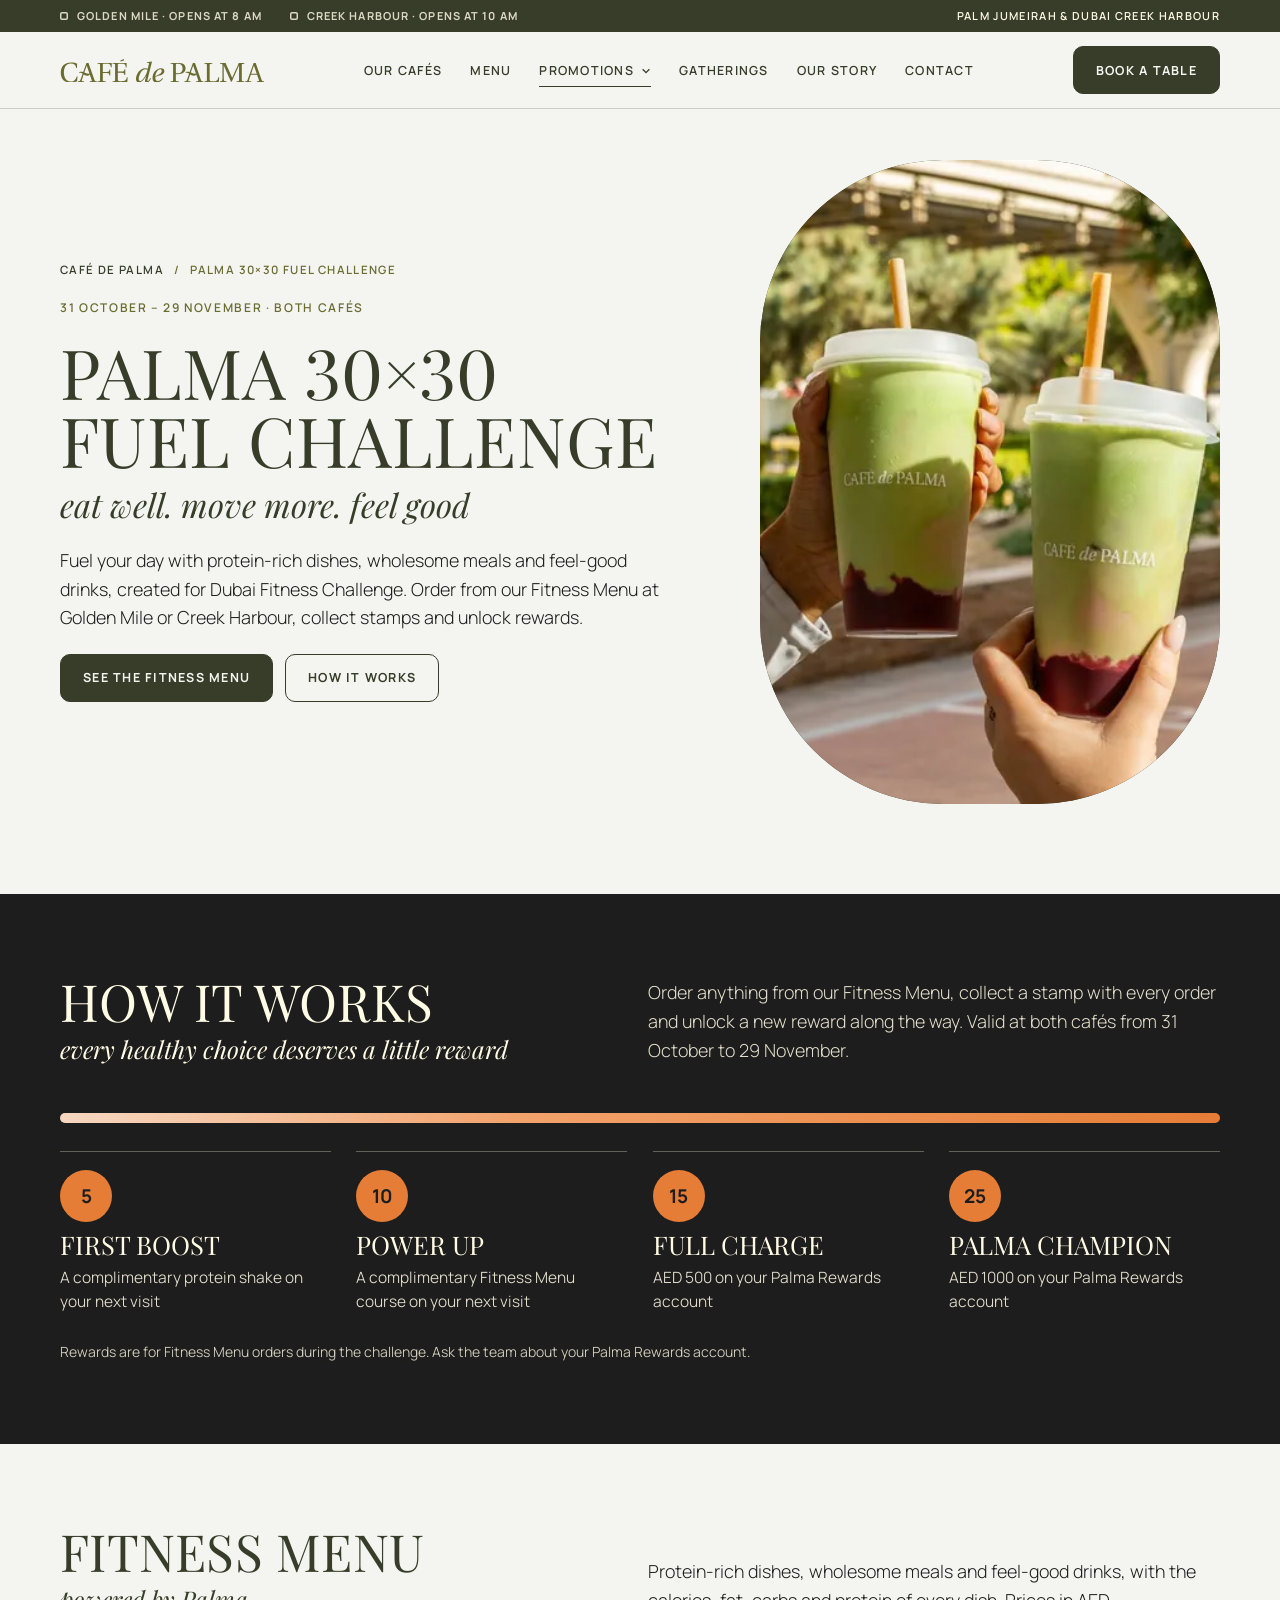
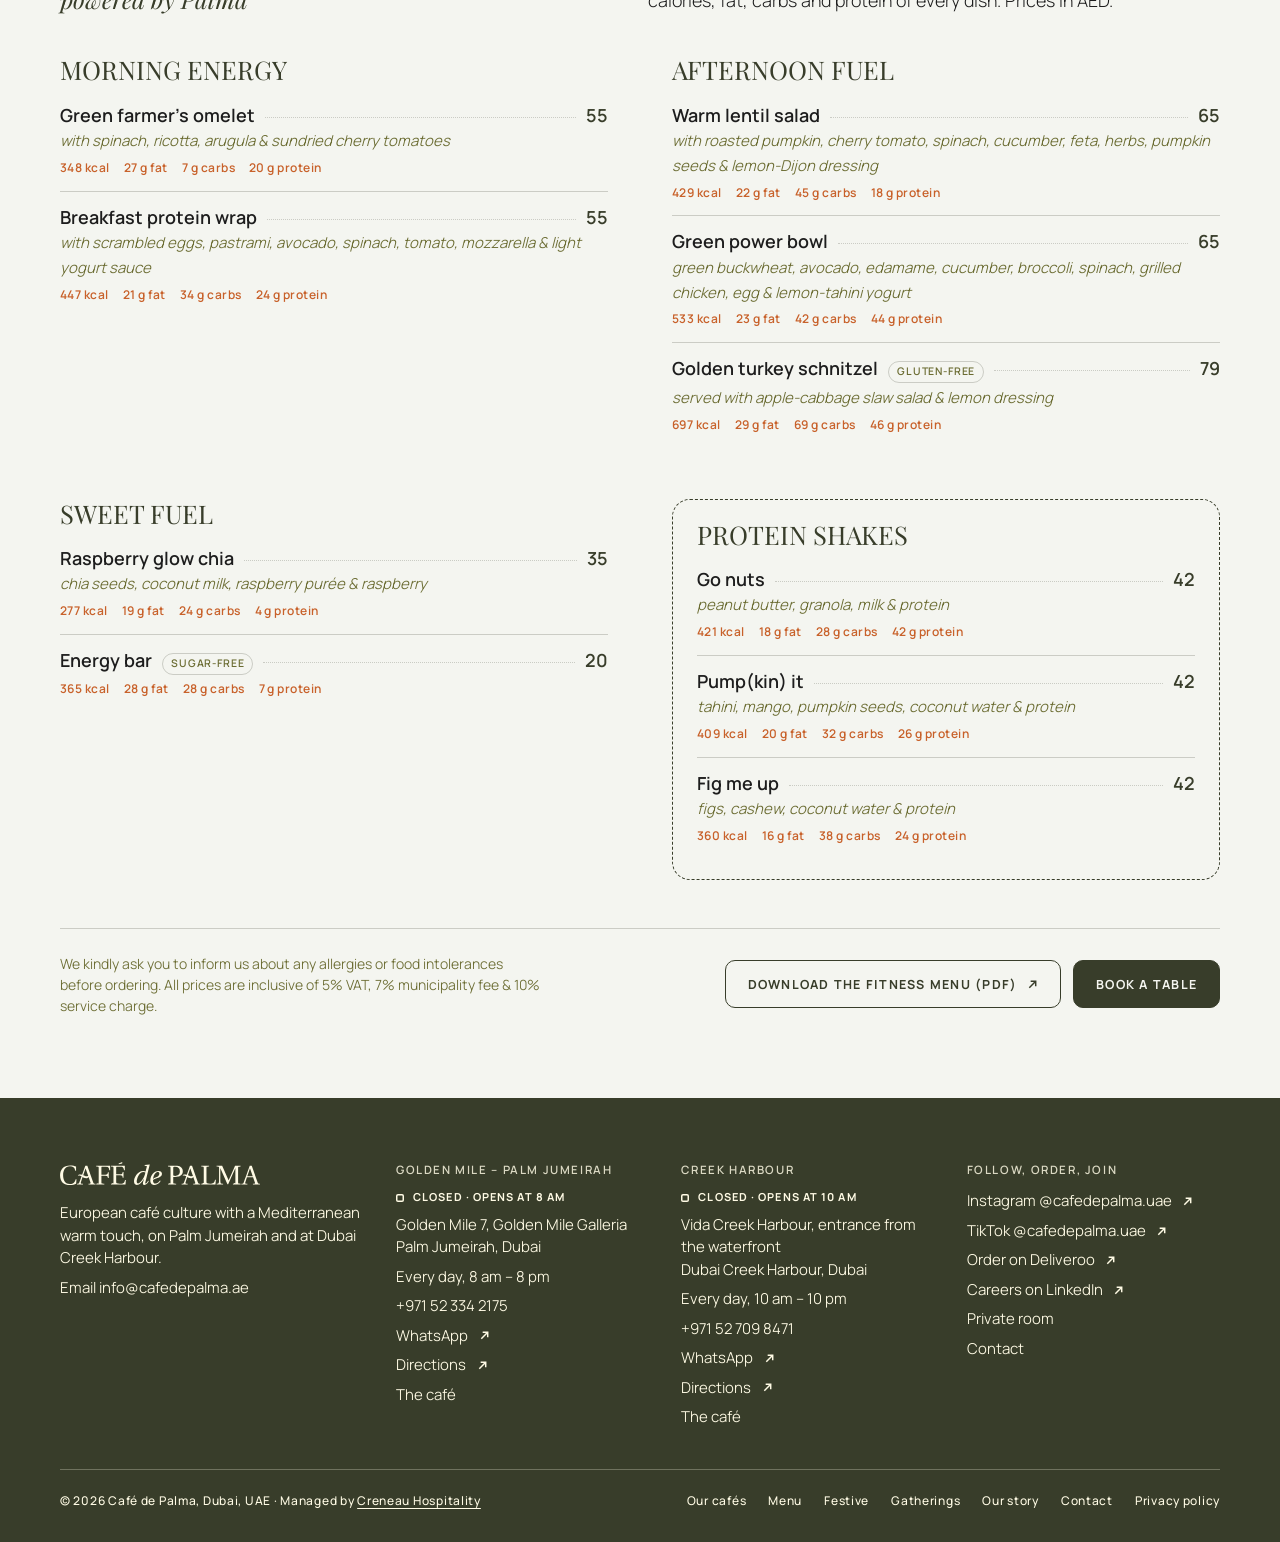
<file: fuel-challenge/index.html>
<!doctype html>
<html lang="en">
<head>
<meta charset="utf-8">
<meta name="viewport" content="width=device-width,initial-scale=1,viewport-fit=cover">
<title>Palma 30×30 Fuel Challenge | Fitness Menu at Café de Palma Dubai</title>
<!-- Google tag (gtag.js) -->
<script async src="https://www.googletagmanager.com/gtag/js?id=G-DMEMDRD51P"></script>
<script>
  window.dataLayer = window.dataLayer || [];
  function gtag(){dataLayer.push(arguments);}
  gtag('js', new Date());
  gtag('config', 'G-DMEMDRD51P');
</script>
<meta name="description" content="Dubai Fitness Challenge at Café de Palma, 31 October – 29 November: order from our Fitness Menu, collect stamps and unlock rewards up to AED 1000.">
<link rel="canonical" href="https://cafedepalma.ae/fuel-challenge/">
<link rel="alternate" hreflang="en" href="https://cafedepalma.ae/fuel-challenge/">
<link rel="alternate" hreflang="x-default" href="https://cafedepalma.ae/fuel-challenge/">
<meta name="robots" content="index, follow, max-image-preview:large">
<meta name="theme-color" content="#F4F5F0">
<meta name="color-scheme" content="light">
<link rel="icon" href="/assets/icons/favicon.svg" type="image/svg+xml">
<link rel="icon" href="/assets/icons/favicon-32.png" sizes="32x32" type="image/png">
<link rel="apple-touch-icon" href="/assets/icons/apple-touch-icon.png">
<link rel="manifest" href="/site.webmanifest">
<meta name="geo.region" content="AE-DU">
<meta name="geo.placename" content="Dubai">
<meta name="format-detection" content="telephone=no">
<meta property="og:type" content="website">
<meta property="og:site_name" content="Café de Palma">
<meta property="og:locale" content="en_AE">
<meta property="og:url" content="https://cafedepalma.ae/fuel-challenge/">
<meta property="og:title" content="Palma 30×30 Fuel Challenge | Fitness Menu at Café de Palma Dubai">
<meta property="og:description" content="Dubai Fitness Challenge at Café de Palma, 31 October – 29 November: order from our Fitness Menu, collect stamps and unlock rewards up to AED 1000.">
<meta property="og:image" content="https://cafedepalma.ae/assets/og/home.jpg">
<meta property="og:image:width" content="1200">
<meta property="og:image:height" content="630">
<meta property="og:image:alt" content="Palma 30×30 Fuel Challenge at Café de Palma">
<meta property="og:image:type" content="image/jpeg">
<meta name="twitter:card" content="summary_large_image">
<meta name="twitter:title" content="Palma 30×30 Fuel Challenge | Fitness Menu at Café de Palma Dubai">
<meta name="twitter:description" content="Dubai Fitness Challenge at Café de Palma, 31 October – 29 November: order from our Fitness Menu, collect stamps and unlock rewards up to AED 1000.">
<meta name="twitter:image" content="https://cafedepalma.ae/assets/og/home.jpg">
<meta name="twitter:image:alt" content="Palma 30×30 Fuel Challenge at Café de Palma">
<link rel="preload" href="/assets/fonts/playfair-display-variable.woff2" as="font" type="font/woff2" crossorigin>
<link rel="preload" href="/assets/fonts/manrope-variable.woff2" as="font" type="font/woff2" crossorigin>
<link rel="stylesheet" href="/assets/cdp.css?v=5d5cc2a29e">
<script defer src="/assets/cdp.js?v=5d5cc2a29e"></script>
<script type="application/ld+json">
{
 "@context": "https://schema.org",
 "@graph": [
  {
   "@type": "Organization",
   "@id": "https://cafedepalma.ae/#brand",
   "name": "Café de Palma",
   "url": "https://cafedepalma.ae/",
   "logo": {
    "@type": "ImageObject",
    "url": "https://cafedepalma.ae/assets/icons/logo-512.png",
    "width": 512,
    "height": 512
   },
   "description": "An all-day café in Dubai: European café culture with a Mediterranean warm touch.",
   "email": "info@cafedepalma.ae",
   "sameAs": [
    "https://www.instagram.com/cafedepalma.uae/",
    "https://www.tiktok.com/@cafedepalma.uae",
    "https://www.linkedin.com/company/caf%C3%A9-de-palma/"
   ]
  },
  {
   "@type": "WebPage",
   "@id": "https://cafedepalma.ae/fuel-challenge/#webpage",
   "url": "https://cafedepalma.ae/fuel-challenge/",
   "name": "Palma 30×30 Fuel Challenge",
   "description": "Dubai Fitness Challenge at Café de Palma, 31 October – 29 November: order from our Fitness Menu, collect stamps and unlock rewards up to AED 1000.",
   "inLanguage": "en",
   "isPartOf": {
    "@id": "https://cafedepalma.ae/#website"
   },
   "about": {
    "@id": "https://cafedepalma.ae/#brand"
   },
   "breadcrumb": {
    "@id": "https://cafedepalma.ae/fuel-challenge/#breadcrumb"
   }
  },
  {
   "@type": "BreadcrumbList",
   "@id": "https://cafedepalma.ae/fuel-challenge/#breadcrumb",
   "itemListElement": [
    {
     "@type": "ListItem",
     "position": 1,
     "name": "Café de Palma",
     "item": "https://cafedepalma.ae/"
    },
    {
     "@type": "ListItem",
     "position": 2,
     "name": "Palma 30×30 Fuel Challenge",
     "item": "https://cafedepalma.ae/fuel-challenge/"
    }
   ]
  },
  {
   "@type": "Event",
   "name": "Palma 30×30 Fuel Challenge",
   "startDate": "2026-10-31",
   "endDate": "2026-11-29",
   "eventAttendanceMode": "https://schema.org/OfflineEventAttendanceMode",
   "eventStatus": "https://schema.org/EventScheduled",
   "description": "Order anything from the Café de Palma Fitness Menu during Dubai Fitness Challenge, collect stamps and unlock rewards.",
   "image": [
    "https://cafedepalma.ae/img/cdp-collagen-smoothies.webp"
   ],
   "location": [
    {
     "@type": "Place",
     "name": "Café de Palma Golden Mile – Palm Jumeirah",
     "url": "https://cafedepalma.ae/palm-jumeirah/",
     "address": {
      "@type": "PostalAddress",
      "streetAddress": "Golden Mile 7, Golden Mile Galleria",
      "addressLocality": "Dubai",
      "addressCountry": "AE"
     }
    },
    {
     "@type": "Place",
     "name": "Café de Palma Creek Harbour",
     "url": "https://cafedepalma.ae/creek-harbour/",
     "address": {
      "@type": "PostalAddress",
      "streetAddress": "Vida Creek Harbour, entrance from the waterfront",
      "addressLocality": "Dubai",
      "addressCountry": "AE"
     }
    }
   ],
   "isAccessibleForFree": true,
   "organizer": {
    "@id": "https://cafedepalma.ae/#brand"
   }
  },
  {
   "@type": "Menu",
   "name": "Café de Palma Fitness Menu",
   "url": "https://cafedepalma.ae/fuel-challenge/#fitness-menu",
   "hasMenuSection": [
    {
     "@type": "MenuSection",
     "name": "Morning energy",
     "hasMenuItem": [
      {
       "@type": "MenuItem",
       "name": "Green farmer's omelet",
       "description": "with spinach, ricotta, arugula & sundried cherry tomatoes",
       "offers": {
        "@type": "Offer",
        "price": "55",
        "priceCurrency": "AED"
       },
       "nutrition": {
        "@type": "NutritionInformation",
        "calories": "348 calories",
        "fatContent": "27 g",
        "carbohydrateContent": "7 g",
        "proteinContent": "20 g"
       }
      },
      {
       "@type": "MenuItem",
       "name": "Breakfast protein wrap",
       "description": "with scrambled eggs, pastrami, avocado, spinach, tomato, mozzarella & light yogurt sauce",
       "offers": {
        "@type": "Offer",
        "price": "55",
        "priceCurrency": "AED"
       },
       "nutrition": {
        "@type": "NutritionInformation",
        "calories": "447 calories",
        "fatContent": "21 g",
        "carbohydrateContent": "34 g",
        "proteinContent": "24 g"
       }
      }
     ]
    },
    {
     "@type": "MenuSection",
     "name": "Afternoon fuel",
     "hasMenuItem": [
      {
       "@type": "MenuItem",
       "name": "Warm lentil salad",
       "description": "with roasted pumpkin, cherry tomato, spinach, cucumber, feta, herbs, pumpkin seeds & lemon-Dijon dressing",
       "offers": {
        "@type": "Offer",
        "price": "65",
        "priceCurrency": "AED"
       },
       "nutrition": {
        "@type": "NutritionInformation",
        "calories": "429 calories",
        "fatContent": "22 g",
        "carbohydrateContent": "45 g",
        "proteinContent": "18 g"
       }
      },
      {
       "@type": "MenuItem",
       "name": "Green power bowl",
       "description": "green buckwheat, avocado, edamame, cucumber, broccoli, spinach, grilled chicken, egg & lemon-tahini yogurt",
       "offers": {
        "@type": "Offer",
        "price": "65",
        "priceCurrency": "AED"
       },
       "nutrition": {
        "@type": "NutritionInformation",
        "calories": "533 calories",
        "fatContent": "23 g",
        "carbohydrateContent": "42 g",
        "proteinContent": "44 g"
       }
      },
      {
       "@type": "MenuItem",
       "name": "Golden turkey schnitzel",
       "description": "served with apple-cabbage slaw salad & lemon dressing",
       "offers": {
        "@type": "Offer",
        "price": "79",
        "priceCurrency": "AED"
       },
       "nutrition": {
        "@type": "NutritionInformation",
        "calories": "697 calories",
        "fatContent": "29 g",
        "carbohydrateContent": "69 g",
        "proteinContent": "46 g"
       }
      }
     ]
    },
    {
     "@type": "MenuSection",
     "name": "Sweet fuel",
     "hasMenuItem": [
      {
       "@type": "MenuItem",
       "name": "Raspberry glow chia",
       "description": "chia seeds, coconut milk, raspberry purée & raspberry",
       "offers": {
        "@type": "Offer",
        "price": "35",
        "priceCurrency": "AED"
       },
       "nutrition": {
        "@type": "NutritionInformation",
        "calories": "277 calories",
        "fatContent": "19 g",
        "carbohydrateContent": "24 g",
        "proteinContent": "4 g"
       }
      },
      {
       "@type": "MenuItem",
       "name": "Energy bar",
       "offers": {
        "@type": "Offer",
        "price": "20",
        "priceCurrency": "AED"
       },
       "nutrition": {
        "@type": "NutritionInformation",
        "calories": "365 calories",
        "fatContent": "28 g",
        "carbohydrateContent": "28 g",
        "proteinContent": "7 g"
       }
      }
     ]
    },
    {
     "@type": "MenuSection",
     "name": "Protein shakes",
     "hasMenuItem": [
      {
       "@type": "MenuItem",
       "name": "Go nuts",
       "description": "peanut butter, granola, milk & protein",
       "offers": {
        "@type": "Offer",
        "price": "42",
        "priceCurrency": "AED"
       },
       "nutrition": {
        "@type": "NutritionInformation",
        "calories": "421 calories",
        "fatContent": "18 g",
        "carbohydrateContent": "28 g",
        "proteinContent": "42 g"
       }
      },
      {
       "@type": "MenuItem",
       "name": "Pump(kin) it",
       "description": "tahini, mango, pumpkin seeds, coconut water & protein",
       "offers": {
        "@type": "Offer",
        "price": "42",
        "priceCurrency": "AED"
       },
       "nutrition": {
        "@type": "NutritionInformation",
        "calories": "409 calories",
        "fatContent": "20 g",
        "carbohydrateContent": "32 g",
        "proteinContent": "26 g"
       }
      },
      {
       "@type": "MenuItem",
       "name": "Fig me up",
       "description": "figs, cashew, coconut water & protein",
       "offers": {
        "@type": "Offer",
        "price": "42",
        "priceCurrency": "AED"
       },
       "nutrition": {
        "@type": "NutritionInformation",
        "calories": "360 calories",
        "fatContent": "16 g",
        "carbohydrateContent": "38 g",
        "proteinContent": "24 g"
       }
      }
     ]
    }
   ]
  }
 ]
}
</script>
</head>
<body>
<a class="skip" href="#main">Skip to content</a>

<div class="strip">
  <div class="wrap">
    <div class="strip-status" aria-label="Opening status, Dubai time">
      <span class="status" data-status="golden-mile" data-status-short data-status-prefix="Golden Mile · "></span>
      <span class="status" data-status="creek-harbour" data-status-short data-status-prefix="Creek Harbour · "></span>
    </div>
    <a class="strip-link" href="/#cafes">Palm Jumeirah &amp; Dubai Creek Harbour</a>
  </div>
</div>
<header class="site-header">
  <div class="wrap">
    <a class="brand" href="/" aria-label="Café de Palma, home"><svg xmlns="http://www.w3.org/2000/svg" viewBox="657.94 504.87 605.07 70.1" width="226" height="26" aria-hidden="true" focusable="false"><g fill="currentColor"><path d="M 1074.984 566.367 L 1057.433 516.464 L 1051.304 516.464 L 1042.609 540.960 C 1042.308 541.843 1041.976 542.781 1041.617 543.746 C 1032.425 540.683 1028.699 544.988 1028.699 544.988 L 1030.464 546.753 C 1030.464 546.753 1033.722 544.324 1039.933 548.464 C 1037.890 554.226 1035.628 560.492 1033.640 565.648 C 1031.902 570.117 1031.156 571.109 1025.941 571.359 L 1025.941 573.757 L 1044.156 573.757 L 1044.156 571.359 L 1039.878 570.917 C 1037.394 570.667 1037.144 569.839 1037.808 567.605 C 1039.214 562.640 1040.953 557.511 1042.859 551.636 L 1043.109 550.917 C 1043.410 551.113 1056.273 559.304 1061.156 550.863 L 1061.406 551.636 L 1066.953 567.441 C 1067.781 569.839 1067.367 570.75 1064.718 571 L 1060.992 571.332 L 1060.992 573.730 L 1082.191 573.730 L 1082.191 571.332 C 1077.386 570.917 1076.476 570.667 1074.984 566.367 Z M 1045.039 545.097 C 1047.386 538.007 1049.812 531.085 1051.968 524.796 L 1052.214 524.796 L 1060.218 547.882 C 1060.027 548.023 1056.382 550.449 1045.039 545.097 Z M 1045.039 545.097 "></path><path d="M 758.046 566.367 L 740.496 516.464 L 734.367 516.464 L 725.671 540.960 C 725.367 541.843 725.039 542.781 724.679 543.746 C 715.488 540.683 711.761 544.988 711.761 544.988 L 713.527 546.753 C 713.527 546.753 716.785 544.324 722.996 548.464 C 720.953 554.226 718.691 560.492 716.703 565.648 C 714.964 570.117 714.218 571.109 709.003 571.359 L 709.003 573.757 L 727.218 573.757 L 727.218 571.359 L 722.914 570.945 C 720.429 570.695 720.179 569.867 720.843 567.632 C 722.25 562.667 723.988 557.539 725.894 551.664 L 726.140 550.945 C 726.445 551.140 739.308 559.332 744.191 550.890 L 744.441 551.664 L 749.988 567.468 C 750.816 569.867 750.402 570.781 747.753 571.027 L 744.027 571.359 L 744.027 573.757 L 765.25 573.757 L 765.25 571.359 C 760.449 570.917 759.539 570.667 758.046 566.367 Z M 728.101 545.097 C 730.449 538.007 732.875 531.085 735.031 524.796 L 735.277 524.796 L 743.281 547.882 C 743.089 548.023 739.472 550.449 728.101 545.097 Z M 728.101 545.097 "></path><path d="M 687.832 572.070 C 670.773 572.070 667.214 555.273 667.214 545.257 C 667.214 531.687 672.597 518.117 687.996 518.117 C 696.445 518.117 702.324 521.589 703.894 531.355 L 706.378 531.355 L 706.378 518.445 C 702.652 516.707 696.359 515.218 688.824 515.218 C 678.640 515.218 670.445 518.199 665.476 523.742 C 660.757 529.039 657.941 536.156 657.941 545.507 C 657.941 555.187 660.839 562.968 665.808 567.933 C 670.941 573.062 679.054 574.968 688.328 574.968 C 694.953 574.968 702.570 573.148 706.546 570.996 L 707.703 557.175 L 705.218 557.175 C 702.902 565.781 698.679 572.070 687.832 572.070 Z M 687.832 572.070 "></path><path d="M 767.460 518.863 C 774.746 519.359 774.910 519.527 774.910 524.160 L 774.910 566.035 C 774.910 570.667 774.746 570.832 767.460 571.332 L 767.460 573.730 L 791.886 573.730 L 791.886 571.332 C 783.355 570.832 783.109 570.667 783.109 566.035 L 783.109 546.667 L 794.699 546.667 C 801.738 546.667 802.070 548.656 802.816 553.953 L 805.300 553.953 L 805.300 536.242 L 802.816 536.242 C 802.070 541.539 801.738 543.523 794.699 543.523 L 783.109 543.523 L 783.109 522.339 C 783.109 519.609 783.441 519.359 786.171 519.359 L 794.371 519.359 C 803.972 519.359 805.878 521.265 807.039 529.703 L 809.523 529.703 L 809.523 516.464 L 767.460 516.464 Z M 767.460 518.863 "></path><path d="M 838.503 570.832 C 834.613 570.832 831.632 570.667 829.890 570.007 C 828.152 569.261 827.824 567.855 827.824 563.800 L 827.824 545.511 L 839.414 545.511 C 846.453 545.511 846.785 547.496 847.531 552.710 L 850.011 552.710 L 850.011 535.25 L 847.531 535.25 C 846.785 540.378 846.453 542.367 839.414 542.367 L 827.824 542.367 L 827.824 522.339 C 827.824 519.691 828.238 519.359 830.886 519.359 L 839 519.359 C 848.441 519.359 850.343 521.429 851.503 530.035 L 853.988 530.035 L 853.988 516.464 L 812.171 516.464 L 812.171 518.863 C 819.460 519.359 819.625 519.527 819.625 524.160 L 819.625 566.035 C 819.625 570.667 819.460 570.832 812.171 571.332 L 812.171 573.730 L 856.058 573.730 L 857.050 559.414 L 854.566 559.414 C 852.664 569.511 848.937 570.832 838.503 570.832 Z M 838.503 570.832 "></path><path d="M 835.246 509.625 L 835.882 511.968 L 845.957 509.265 L 846.371 504.878 Z M 835.246 509.625 "></path><path d="M 917.191 570.425 C 915.535 570.425 915.703 568.523 916.363 565.875 L 929.445 512.746 L 929.031 512.332 L 914.292 514.320 L 913.796 516.222 L 918.765 516.718 C 920.753 516.882 920.917 517.464 920.257 520.113 L 917.109 533.433 L 916.945 533.601 C 915.371 532.773 912.804 532.195 909.988 532.195 C 890.695 532.195 881.835 553.792 881.835 563.804 C 881.835 569.183 883.410 574.730 890.117 574.730 C 899.636 574.730 907.007 564.550 911.894 555.695 L 912.058 555.695 L 909.324 565.542 C 907.671 571.417 908.910 574.812 913.136 574.730 C 919.179 574.730 923.816 569.101 926.632 562.812 L 924.644 561.652 C 923.152 564.550 919.511 570.425 917.191 570.425 Z M 908 557.765 C 904.027 564.218 898.562 570.425 894.171 570.425 C 891.523 570.425 890.035 568.191 890.035 564.468 C 890.035 555.531 897.238 535.089 910.484 535.089 C 913.050 535.089 915.207 535.835 916.199 536.746 C 914.957 543.117 912.222 550.894 908 557.765 Z M 908 557.765 "></path><path d="M 1023.070 519.773 C 1019.093 517.292 1013.796 516.464 1008 516.464 L 984.898 516.464 L 984.898 518.863 C 992.183 519.359 992.347 519.527 992.347 524.160 L 992.347 566.035 C 992.347 570.667 992.183 570.832 984.898 571.332 L 984.898 573.730 L 1009.324 573.730 L 1009.324 571.332 C 1000.796 570.832 1000.546 570.667 1000.546 566.035 L 1000.546 550.226 L 1005.265 550.226 C 1009.074 550.226 1012.800 549.898 1015.863 549.152 C 1022.238 547.496 1029.527 543.027 1029.527 532.683 C 1029.527 526.394 1026.796 522.089 1023.070 519.773 Z M 1006.675 547.332 C 1001.789 547.332 1000.546 547.167 1000.546 544.105 L 1000.546 522.421 C 1000.546 520.105 1001.457 519.359 1006.839 519.359 C 1015.367 519.359 1020.585 524.242 1020.585 533.261 C 1020.585 543.609 1013.796 547.332 1006.675 547.332 Z M 1006.675 547.332 "></path><path d="M 1112.078 570.832 C 1107.937 570.832 1104.957 570.667 1103.218 570.007 C 1101.480 569.261 1101.148 567.855 1101.148 563.800 L 1101.148 524.160 C 1101.148 519.527 1101.398 519.359 1109.097 518.863 L 1109.097 516.464 L 1085.5 516.464 L 1085.5 518.863 C 1092.785 519.359 1092.953 519.527 1092.953 524.160 L 1092.953 566.035 C 1092.953 570.667 1092.785 570.832 1085.5 571.332 L 1085.5 573.730 L 1128.472 573.730 L 1129.468 558.917 L 1126.984 558.917 C 1125.328 569.757 1120.773 570.832 1112.078 570.832 Z M 1112.078 570.832 "></path><path d="M 1178.179 538.394 L 1168.242 560.574 L 1168.078 560.574 L 1158.304 538.476 C 1155.078 531.113 1151.601 523.828 1148.617 516.464 L 1131.808 516.464 L 1131.808 518.863 C 1139.097 519.359 1139.261 519.527 1139.261 524.160 L 1139.261 556.929 C 1139.261 561.316 1139.097 564.460 1138.683 567.191 C 1138.187 570.667 1136.199 571 1131.894 571.332 L 1131.894 573.730 L 1151.515 573.730 L 1151.515 571.332 C 1146.136 570.917 1144.148 570.667 1143.652 567.191 C 1143.238 564.460 1143.070 561.316 1143.070 556.929 L 1143.070 524.078 L 1143.238 524.078 L 1164.597 572.738 L 1166.835 572.738 L 1188.445 524.078 L 1188.695 524.078 L 1188.695 566.035 C 1188.695 570.667 1188.527 570.832 1181.242 571.332 L 1181.242 573.730 L 1204.343 573.730 L 1204.343 571.332 C 1197.140 570.832 1196.890 570.667 1196.890 566.035 L 1196.890 524.160 C 1196.890 519.527 1197.140 519.359 1204.343 518.863 L 1204.343 516.464 L 1187.699 516.464 C 1184.886 523.828 1181.492 531.113 1178.179 538.394 Z M 1178.179 538.394 "></path><path d="M 1255.800 566.363 L 1238.246 516.464 L 1232.117 516.464 L 1223.421 540.960 C 1220.855 548.160 1217.378 558.089 1214.480 565.621 C 1212.742 570.089 1211.996 571.082 1206.781 571.332 L 1206.781 573.730 L 1224.996 573.730 L 1224.996 571.332 L 1220.691 570.917 C 1218.207 570.667 1217.957 569.839 1218.621 567.605 C 1220.027 562.640 1221.765 557.511 1223.671 551.636 L 1242.218 551.636 L 1247.765 567.441 C 1248.593 569.839 1248.179 570.75 1245.531 571 L 1241.804 571.332 L 1241.804 573.730 L 1263.003 573.730 L 1263.003 571.332 C 1258.199 570.917 1257.289 570.667 1255.800 566.363 Z M 1224.746 548.492 C 1227.398 540.214 1230.296 532.105 1232.781 524.824 L 1233.027 524.824 L 1241.226 548.492 Z M 1224.746 548.492 "></path><path d="M 948.628 554.871 C 954.093 554.070 958.511 551.585 958.511 551.585 C 960.359 550.539 961.742 549.464 962.898 548.414 C 965.796 545.519 966.378 542.789 966.378 540.468 C 966.378 536.085 962.898 532.195 956.109 532.195 C 948.656 532.195 942.531 536 937.976 541.628 C 933.589 547.007 931.105 554.207 931.105 561.160 C 931.105 572.746 938.640 574.730 943.441 574.730 C 949.484 574.730 956.773 572.082 962.402 562.898 L 960.5 561.242 C 957.519 565.132 953.046 570.675 946.835 570.675 C 941.316 570.675 939.496 566.179 939.300 560.136 C 939.410 559.945 941.730 555.890 948.628 554.871 Z M 939.437 556.964 C 939.437 556.937 939.437 556.937 939.437 556.910 C 939.437 556.855 939.437 556.800 939.437 556.746 C 939.437 556.718 939.437 556.691 939.437 556.664 C 939.437 556.605 939.437 556.523 939.437 556.441 C 939.496 555.753 939.632 554.539 939.964 552.578 C 941.949 543.449 947.691 535.089 953.765 535.089 C 956.660 535.089 958.566 537.078 958.566 539.972 C 958.566 542.015 957.933 544.140 956.496 546.152 C 956.496 546.152 954.593 549.628 948.574 551.613 C 943.605 553.269 941.289 555.144 939.437 557.160 C 939.437 557.105 939.437 557.046 939.437 556.964 Z M 939.437 556.964 "></path></g></svg></a>
    <nav class="site-nav" id="site-nav" aria-label="Main">
      <a href="/#cafes">Our cafés</a>
      <a href="/menu/">Menu</a>
      <div class="nav-group"><button type="button" class="nav-parent" aria-expanded="false" aria-controls="nav-promos" data-current>Promotions<svg viewBox="0 0 12 12" width="10" height="10" aria-hidden="true"><path d="m2 4 4 4 4-4" fill="none" stroke="currentColor" stroke-width="1.6"/></svg></button><div class="nav-sub" id="nav-promos"><a href="/halloween/" data-show-until="2026-10-31">Halloween</a><a href="/fuel-challenge/" aria-current="page" data-show-until="2026-11-29">Palma 30×30 Fuel Challenge</a><a href="/festive/">Festive season</a></div></div>
      <a href="/gatherings/">Gatherings</a>
      <a href="/our-story/">Our story</a>
      <a href="/contact/">Contact</a>
    </nav>
    <div class="header-actions">
      <a class="btn" href="/#cafes" data-open-book><span>Book<span class="long"> a table</span></span></a>
      <button class="nav-toggle" type="button" aria-expanded="false" aria-controls="site-nav">
        <span class="sr-only">Menu</span>
        <svg width="22" height="16" viewBox="0 0 22 16" aria-hidden="true" focusable="false"><path d="M0 1h22M0 8h22M0 15h22" stroke="currentColor" stroke-width="1.6" fill="none"/></svg>
      </button>
    </div>
  </div>
</header>
<main id="main" tabindex="-1">
  <section class="page-hero" aria-labelledby="h-fuel">
    <div class="wrap">
      <div class="hero-copy">
        <nav class="crumbs" aria-label="Breadcrumb"><a href="/">Café de Palma</a><span aria-hidden="true">/</span><span aria-current="page">Palma 30×30 Fuel Challenge</span></nav>
        <p class="eyebrow">31 October – 29 November · both cafés</p>
        <h1 class="lockup " id="h-fuel"><span class="lockup__upper">Palma 30×30 Fuel Challenge</span><span class="lockup__lower">eat well. move more. feel good</span></h1>
        <p class="lead">Fuel your day with protein-rich dishes, wholesome meals and feel-good drinks, created for Dubai Fitness Challenge. Order from our Fitness Menu at Golden Mile or Creek Harbour, collect stamps and unlock rewards.</p>
        <div class="actions">
          <a class="btn" href="#fitness-menu">See the Fitness Menu</a>
          <a class="btn btn-line" href="#challenge">How it works</a>
        </div>
      </div>
      <div class="hero-media">
        <div class="arch"><img class="ph" src="/img/cdp-collagen-smoothies.webp" srcset="/img/cdp-collagen-smoothies-720.webp 720w, /img/cdp-collagen-smoothies.webp 1400w" sizes="(max-width:900px) 80vw, 470px" width="1400" height="992" alt="Two smoothies in Café de Palma cups, held up outdoors in the sun" fetchpriority="high" decoding="async" style="--pos:50% 45%"></div>
      </div>
    </div>
  </section>

  <section class="band-night sec fuel-band" id="challenge" aria-labelledby="ch-h">
    <div class="wrap">
      <div class="sec-head">
        <h2 class="lockup h2" id="ch-h"><span class="lockup__upper">How it works</span><span class="lockup__lower">every healthy choice deserves a little reward</span></h2>
        <p class="sec-head__intro">Order anything from our Fitness Menu, collect a stamp with every order and unlock a new reward along the way. Valid at both cafés from 31 October to 29 November.</p>
      </div>
      <div class="rw-track" data-reveal>
        <div class="rw-bar" aria-hidden="true"><span></span></div>
        <ol class="rw-list" aria-label="Rewards by number of orders">
          <li class="rw" style="--at:20%">
            <span class="rw-n">5</span>
            <span class="rw-t">First boost</span>
            <span class="rw-d">A complimentary protein shake on your next visit</span>
          </li>
          <li class="rw" style="--at:40%">
            <span class="rw-n">10</span>
            <span class="rw-t">Power up</span>
            <span class="rw-d">A complimentary Fitness Menu course on your next visit</span>
          </li>
          <li class="rw" style="--at:60%">
            <span class="rw-n">15</span>
            <span class="rw-t">Full charge</span>
            <span class="rw-d">AED 500 on your Palma Rewards account</span>
          </li>
          <li class="rw" style="--at:100%">
            <span class="rw-n">25</span>
            <span class="rw-t">Palma champion</span>
            <span class="rw-d">AED 1000 on your Palma Rewards account</span>
          </li>
        </ol>
      </div>
      <p class="note" style="margin-top:28px">Rewards are for Fitness Menu orders during the challenge. Ask the team about your Palma Rewards account.</p>
    </div>
  </section>

  <section class="sec" id="fitness-menu" aria-labelledby="fm-h">
    <div class="wrap">
      <div class="sec-head">
        <h2 class="lockup h2" id="fm-h"><span class="lockup__upper">Fitness Menu</span><span class="lockup__lower">powered by Palma</span></h2>
        <p class="sec-head__intro">Protein-rich dishes, wholesome meals and feel-good drinks, with the calories, fat, carbs and protein of every dish. Prices in AED.</p>
      </div>
      <div class="fm-grid">
        <section class="fm-sec" aria-label="Morning energy">
          <h3>Morning energy</h3>
          <ul>
          <li class="fm-item">
            <div class="fm-top"><h4>Green farmer’s omelet</h4><span class="fm-dots" aria-hidden="true"></span><span class="fm-price">55</span></div>
            <p class="fm-desc">with spinach, ricotta, arugula & sundried cherry tomatoes</p>
            <p class="fm-macros"><span>348 kcal</span><span>27 g fat</span><span>7 g carbs</span><span>20 g protein</span></p>
          </li>
          <li class="fm-item">
            <div class="fm-top"><h4>Breakfast protein wrap</h4><span class="fm-dots" aria-hidden="true"></span><span class="fm-price">55</span></div>
            <p class="fm-desc">with scrambled eggs, pastrami, avocado, spinach, tomato, mozzarella & light yogurt sauce</p>
            <p class="fm-macros"><span>447 kcal</span><span>21 g fat</span><span>34 g carbs</span><span>24 g protein</span></p>
          </li>
          </ul>
        </section>
        <section class="fm-sec" aria-label="Afternoon fuel">
          <h3>Afternoon fuel</h3>
          <ul>
          <li class="fm-item">
            <div class="fm-top"><h4>Warm lentil salad</h4><span class="fm-dots" aria-hidden="true"></span><span class="fm-price">65</span></div>
            <p class="fm-desc">with roasted pumpkin, cherry tomato, spinach, cucumber, feta, herbs, pumpkin seeds & lemon-Dijon dressing</p>
            <p class="fm-macros"><span>429 kcal</span><span>22 g fat</span><span>45 g carbs</span><span>18 g protein</span></p>
          </li>
          <li class="fm-item">
            <div class="fm-top"><h4>Green power bowl</h4><span class="fm-dots" aria-hidden="true"></span><span class="fm-price">65</span></div>
            <p class="fm-desc">green buckwheat, avocado, edamame, cucumber, broccoli, spinach, grilled chicken, egg & lemon-tahini yogurt</p>
            <p class="fm-macros"><span>533 kcal</span><span>23 g fat</span><span>42 g carbs</span><span>44 g protein</span></p>
          </li>
          <li class="fm-item">
            <div class="fm-top"><h4>Golden turkey schnitzel</h4><span class="fm-tag">Gluten-free</span><span class="fm-dots" aria-hidden="true"></span><span class="fm-price">79</span></div>
            <p class="fm-desc">served with apple-cabbage slaw salad & lemon dressing</p>
            <p class="fm-macros"><span>697 kcal</span><span>29 g fat</span><span>69 g carbs</span><span>46 g protein</span></p>
          </li>
          </ul>
        </section>
        <section class="fm-sec" aria-label="Sweet fuel">
          <h3>Sweet fuel</h3>
          <ul>
          <li class="fm-item">
            <div class="fm-top"><h4>Raspberry glow chia</h4><span class="fm-dots" aria-hidden="true"></span><span class="fm-price">35</span></div>
            <p class="fm-desc">chia seeds, coconut milk, raspberry purée & raspberry</p>
            <p class="fm-macros"><span>277 kcal</span><span>19 g fat</span><span>24 g carbs</span><span>4 g protein</span></p>
          </li>
          <li class="fm-item">
            <div class="fm-top"><h4>Energy bar</h4><span class="fm-tag">Sugar-free</span><span class="fm-dots" aria-hidden="true"></span><span class="fm-price">20</span></div>
            
            <p class="fm-macros"><span>365 kcal</span><span>28 g fat</span><span>28 g carbs</span><span>7 g protein</span></p>
          </li>
          </ul>
        </section>
        <section class="fm-sec fm-sec--box" aria-label="Protein shakes">
          <h3>Protein shakes</h3>
          <ul>
          <li class="fm-item">
            <div class="fm-top"><h4>Go nuts</h4><span class="fm-dots" aria-hidden="true"></span><span class="fm-price">42</span></div>
            <p class="fm-desc">peanut butter, granola, milk & protein</p>
            <p class="fm-macros"><span>421 kcal</span><span>18 g fat</span><span>28 g carbs</span><span>42 g protein</span></p>
          </li>
          <li class="fm-item">
            <div class="fm-top"><h4>Pump(kin) it</h4><span class="fm-dots" aria-hidden="true"></span><span class="fm-price">42</span></div>
            <p class="fm-desc">tahini, mango, pumpkin seeds, coconut water & protein</p>
            <p class="fm-macros"><span>409 kcal</span><span>20 g fat</span><span>32 g carbs</span><span>26 g protein</span></p>
          </li>
          <li class="fm-item">
            <div class="fm-top"><h4>Fig me up</h4><span class="fm-dots" aria-hidden="true"></span><span class="fm-price">42</span></div>
            <p class="fm-desc">figs, cashew, coconut water & protein</p>
            <p class="fm-macros"><span>360 kcal</span><span>16 g fat</span><span>38 g carbs</span><span>24 g protein</span></p>
          </li>
          </ul>
        </section>
      </div>
      <div class="fm-foot">
        <p class="note">We kindly ask you to inform us about any allergies or food intolerances before ordering. All prices are inclusive of 5% VAT, 7% municipality fee &amp; 10% service charge.</p>
        <div class="actions">
          <a class="btn btn-line" href="/menus/cafe-de-palma-fitness-menu.pdf" target="_blank" rel="noopener">Download the Fitness Menu (PDF)<svg class="ext" viewBox="0 0 12 12" width="11" height="11" aria-hidden="true" focusable="false"><path d="M4 2.5h5.5V8M9.5 2.5 2.5 9.5" fill="none" stroke="currentColor" stroke-width="1.6"/></svg><span class="sr-only"> (opens in a new tab)</span></a>
          <a class="btn" href="/#cafes" data-open-book data-book-topic="the Palma 30×30 Fuel Challenge">Book a table</a>
        </div>
      </div>
    </div>
  </section>

</main>

<footer class="site-footer" id="contact">
  <div class="wrap">
    <div class="foot-grid">
      <div class="foot-col">
        <img class="logo" src="/assets/logo/cafe-de-palma-logotype-cream.svg" alt="Café de Palma" width="200" height="23" loading="lazy">
        <p>European café culture with a Mediterranean warm touch, on Palm Jumeirah and at Dubai Creek Harbour.</p>
        <span>Email <span class="select-all">info@cafedepalma.ae</span></span>
      </div>
      <div class="foot-col">
        <h2>Golden Mile – Palm Jumeirah</h2>
        <p class="status" data-status="golden-mile"></p>
        <address>Golden Mile 7, Golden Mile Galleria<br>Palm Jumeirah, Dubai</address>
        <span>Every day, 8 am – 8 pm</span>
        <a href="tel:+971523342175">+971 52 334 2175</a>
        <a href="https://wa.me/971523342175" target="_blank" rel="noopener">WhatsApp<svg class="ext" viewBox="0 0 12 12" width="11" height="11" aria-hidden="true" focusable="false"><path d="M4 2.5h5.5V8M9.5 2.5 2.5 9.5" fill="none" stroke="currentColor" stroke-width="1.6"/></svg><span class="sr-only"> (opens in a new tab)</span></a>
        <a href="https://maps.app.goo.gl/K9s8Z5mWeQSYeV8w6" target="_blank" rel="noopener">Directions<svg class="ext" viewBox="0 0 12 12" width="11" height="11" aria-hidden="true" focusable="false"><path d="M4 2.5h5.5V8M9.5 2.5 2.5 9.5" fill="none" stroke="currentColor" stroke-width="1.6"/></svg><span class="sr-only"> (opens in a new tab)</span></a>
        <a href="/palm-jumeirah/">The café</a>
      </div>
      <div class="foot-col">
        <h2>Creek Harbour</h2>
        <p class="status" data-status="creek-harbour"></p>
        <address>Vida Creek Harbour, entrance from the waterfront<br>Dubai Creek Harbour, Dubai</address>
        <span>Every day, 10 am – 10 pm</span>
        <a href="tel:+971527098471">+971 52 709 8471</a>
        <a href="https://wa.me/971527098471" target="_blank" rel="noopener">WhatsApp<svg class="ext" viewBox="0 0 12 12" width="11" height="11" aria-hidden="true" focusable="false"><path d="M4 2.5h5.5V8M9.5 2.5 2.5 9.5" fill="none" stroke="currentColor" stroke-width="1.6"/></svg><span class="sr-only"> (opens in a new tab)</span></a>
        <a href="https://maps.app.goo.gl/ZXc6RG2Ui1V7Mv6v5" target="_blank" rel="noopener">Directions<svg class="ext" viewBox="0 0 12 12" width="11" height="11" aria-hidden="true" focusable="false"><path d="M4 2.5h5.5V8M9.5 2.5 2.5 9.5" fill="none" stroke="currentColor" stroke-width="1.6"/></svg><span class="sr-only"> (opens in a new tab)</span></a>
        <a href="/creek-harbour/">The café</a>
      </div>
      <div class="foot-col">
        <h2>Follow, order, join</h2>
        <a href="https://www.instagram.com/cafedepalma.uae/" target="_blank" rel="noopener">Instagram @cafedepalma.uae<svg class="ext" viewBox="0 0 12 12" width="11" height="11" aria-hidden="true" focusable="false"><path d="M4 2.5h5.5V8M9.5 2.5 2.5 9.5" fill="none" stroke="currentColor" stroke-width="1.6"/></svg><span class="sr-only"> (opens in a new tab)</span></a>
        <a href="https://www.tiktok.com/@cafedepalma.uae" target="_blank" rel="noopener">TikTok @cafedepalma.uae<svg class="ext" viewBox="0 0 12 12" width="11" height="11" aria-hidden="true" focusable="false"><path d="M4 2.5h5.5V8M9.5 2.5 2.5 9.5" fill="none" stroke="currentColor" stroke-width="1.6"/></svg><span class="sr-only"> (opens in a new tab)</span></a>
        <a href="https://deliveroo.ae/menu/dubai/the-palm/cafe-de-palma" target="_blank" rel="noopener">Order on Deliveroo<svg class="ext" viewBox="0 0 12 12" width="11" height="11" aria-hidden="true" focusable="false"><path d="M4 2.5h5.5V8M9.5 2.5 2.5 9.5" fill="none" stroke="currentColor" stroke-width="1.6"/></svg><span class="sr-only"> (opens in a new tab)</span></a>
        <a href="https://www.linkedin.com/company/caf%C3%A9-de-palma/" target="_blank" rel="noopener">Careers on LinkedIn<svg class="ext" viewBox="0 0 12 12" width="11" height="11" aria-hidden="true" focusable="false"><path d="M4 2.5h5.5V8M9.5 2.5 2.5 9.5" fill="none" stroke="currentColor" stroke-width="1.6"/></svg><span class="sr-only"> (opens in a new tab)</span></a>
        <a href="/gatherings/">Private room</a>
        <a href="/contact/">Contact</a>
      </div>
    </div>
    <div class="foot-bottom">
      <span>&copy; <span data-year>2026</span> Café de Palma, Dubai, UAE &middot; Managed by <a href="https://www.creneauhospitality.com/" target="_blank" rel="noopener">Creneau Hospitality<span class="sr-only"> (opens in a new tab)</span></a></span>
      <nav aria-label="Footer">
        <a href="/#cafes">Our cafés</a>
        <a href="/menu/">Menu</a>
        <a href="/halloween/" data-show-until="2026-10-31">Halloween</a>
        <a href="/fuel-challenge/" data-show-until="2026-11-29">Fuel Challenge</a>
        <a href="/festive/">Festive</a>
        <a href="/gatherings/">Gatherings</a>
        <a href="/our-story/">Our story</a>
        <a href="/contact/">Contact</a>
        <a href="https://cafedepalma.ae/privacy-policy/">Privacy policy</a>
      </nav>
    </div>
  </div>
</footer>
<dialog class="book" id="book-dialog" aria-labelledby="book-title">
  <div class="book-head">
    <div class="stack-sm">
      <p class="eyebrow">Book a table</p>
      <h2 id="book-title">Choose your café</h2>
    </div>
    <button class="close-x" type="button" data-close-dialog aria-label="Close">
      <svg width="16" height="16" viewBox="0 0 16 16" aria-hidden="true" focusable="false"><path d="M2 2l12 12M14 2L2 14" stroke="currentColor" stroke-width="1.6" fill="none"/></svg>
    </button>
  </div>
  <p class="book-topic" id="book-topic" hidden></p>
  <ul class="book-list">
    <li class="book-row">
      <img class="book-thumb" src="/img/cdp-golden-mile-dining-room-720.webp" alt="" width="84" height="84" loading="lazy" decoding="async">
      <div class="stack-sm">
        <p class="book-name">Golden Mile</p>
        <p class="book-meta">Palm Jumeirah · every day, 8 am – 8 pm</p>
        <p class="status" data-status="golden-mile"></p>
      </div>
      <div class="book-acts">
        <a class="btn btn-sm" href="https://wa.me/971523342175?text=Hello%20Caf%C3%A9%20de%20Palma%2C%20I%20would%20like%20to%20book%20a%20table%20at%20Golden%20Mile%20%E2%80%93%20Palm%20Jumeirah." target="_blank" rel="noopener" data-wa-book="golden-mile">Book on WhatsApp<svg class="ext" viewBox="0 0 12 12" width="11" height="11" aria-hidden="true" focusable="false"><path d="M4 2.5h5.5V8M9.5 2.5 2.5 9.5" fill="none" stroke="currentColor" stroke-width="1.6"/></svg><span class="sr-only"> (opens in a new tab)</span></a>
        <a class="btn btn-line btn-sm" href="tel:+971523342175">Call +971 52 334 2175</a>
      </div>
    </li>
    <li class="book-row">
      <img class="book-thumb" src="/img/cdp-creek-harbour-coffee-bar-720.webp" alt="" width="84" height="84" loading="lazy" decoding="async">
      <div class="stack-sm">
        <p class="book-name">Creek Harbour</p>
        <p class="book-meta">Dubai Creek Harbour · every day, 10 am – 10 pm</p>
        <p class="status" data-status="creek-harbour"></p>
      </div>
      <div class="book-acts">
        <a class="btn btn-sm" href="https://wa.me/971527098471?text=Hello%20Caf%C3%A9%20de%20Palma%2C%20I%20would%20like%20to%20book%20a%20table%20at%20Creek%20Harbour." target="_blank" rel="noopener" data-wa-book="creek-harbour">Book on WhatsApp<svg class="ext" viewBox="0 0 12 12" width="11" height="11" aria-hidden="true" focusable="false"><path d="M4 2.5h5.5V8M9.5 2.5 2.5 9.5" fill="none" stroke="currentColor" stroke-width="1.6"/></svg><span class="sr-only"> (opens in a new tab)</span></a>
        <a class="btn btn-line btn-sm" href="tel:+971527098471">Call +971 52 709 8471</a>
      </div>
    </li>
  </ul>
  <p class="book-foot">Booking for 10 or more? See <a href="/gatherings/">Gatherings</a> for the private room at Golden Mile – Palm Jumeirah.</p>
</dialog>
<script id="cdp-data" type="application/json">{"title": "Palma 30×30 Fuel Challenge | Fitness Menu at Café de Palma Dubai", "gtm": "GTM-M4FKT5CL", "cafes": {"golden-mile": {"name": "Golden Mile – Palm Jumeirah", "tz": "Asia/Dubai", "week": [[480, 1200], [480, 1200], [480, 1200], [480, 1200], [480, 1200], [480, 1200], [480, 1200]], "wa": "971523342175", "phone": "+971 52 334 2175"}, "creek-harbour": {"name": "Creek Harbour", "tz": "Asia/Dubai", "week": [[600, 1320], [600, 1320], [600, 1320], [600, 1320], [600, 1320], [600, 1320], [600, 1320]], "wa": "971527098471", "phone": "+971 52 709 8471"}}, "gatherings": {"private-room": {"cafe": "golden-mile", "label": "the private room at Golden Mile – Palm Jumeirah"}}, "pages": {"golden-mile-1": {"src": "/img/menus/cdp-menu-golden-mile-1.webp", "w": 1600, "h": 2525, "menu": "breakfast", "small": "/img/menus/cdp-menu-golden-mile-1-760.webp"}, "golden-mile-2": {"src": "/img/menus/cdp-menu-golden-mile-2.webp", "w": 1600, "h": 2525, "menu": "main", "small": "/img/menus/cdp-menu-golden-mile-2-760.webp"}, "golden-mile-3": {"src": "/img/menus/cdp-menu-golden-mile-3.webp", "w": 1600, "h": 2524, "menu": "drinks", "small": "/img/menus/cdp-menu-golden-mile-3-760.webp"}, "golden-mile-4": {"src": "/img/menus/cdp-menu-golden-mile-4.webp", "w": 1600, "h": 2524, "menu": "drinks", "small": "/img/menus/cdp-menu-golden-mile-4-760.webp"}, "golden-mile-5": {"src": "/img/menus/cdp-menu-golden-mile-5.webp", "w": 1600, "h": 2266, "menu": "kids", "small": "/img/menus/cdp-menu-golden-mile-5-760.webp"}, "golden-mile-6": {"src": "/img/menus/cdp-menu-golden-mile-6.webp", "w": 1600, "h": 2266, "menu": "kids", "small": "/img/menus/cdp-menu-golden-mile-6-760.webp"}, "creek-harbour-1": {"src": "/img/menus/cdp-menu-creek-harbour-1.webp", "w": 1600, "h": 2526, "menu": "cover", "small": "/img/menus/cdp-menu-creek-harbour-1-760.webp"}, "creek-harbour-2": {"src": "/img/menus/cdp-menu-creek-harbour-2.webp", "w": 1600, "h": 2526, "menu": "breakfast", "small": "/img/menus/cdp-menu-creek-harbour-2-760.webp"}, "creek-harbour-3": {"src": "/img/menus/cdp-menu-creek-harbour-3.webp", "w": 1600, "h": 2526, "menu": "breakfast", "small": "/img/menus/cdp-menu-creek-harbour-3-760.webp"}, "creek-harbour-4": {"src": "/img/menus/cdp-menu-creek-harbour-4.webp", "w": 1600, "h": 2526, "menu": "main", "small": "/img/menus/cdp-menu-creek-harbour-4-760.webp"}, "creek-harbour-5": {"src": "/img/menus/cdp-menu-creek-harbour-5.webp", "w": 1600, "h": 2526, "menu": "main", "small": "/img/menus/cdp-menu-creek-harbour-5-760.webp"}, "creek-harbour-6": {"src": "/img/menus/cdp-menu-creek-harbour-6.webp", "w": 1600, "h": 2526, "menu": "drinks", "small": "/img/menus/cdp-menu-creek-harbour-6-760.webp"}, "creek-harbour-7": {"src": "/img/menus/cdp-menu-creek-harbour-7.webp", "w": 1600, "h": 2526, "menu": "drinks", "small": "/img/menus/cdp-menu-creek-harbour-7-760.webp"}, "creek-harbour-8": {"src": "/img/menus/cdp-menu-creek-harbour-8.webp", "w": 1600, "h": 2526, "menu": "drinks", "small": "/img/menus/cdp-menu-creek-harbour-8-760.webp"}, "creek-harbour-9": {"src": "/img/menus/cdp-menu-creek-harbour-9.webp", "w": 1600, "h": 2266, "menu": "kids", "small": "/img/menus/cdp-menu-creek-harbour-9-760.webp"}, "creek-harbour-10": {"src": "/img/menus/cdp-menu-creek-harbour-10.webp", "w": 1600, "h": 2266, "menu": "kids", "small": "/img/menus/cdp-menu-creek-harbour-10-760.webp"}}, "books": {"golden-mile": {"name": "Golden Mile", "menus": [["breakfast", "Breakfast"], ["main", "Main menu"], ["drinks", "Drinks"], ["kids", "Kids"]], "pages": ["golden-mile-1", "golden-mile-2", "golden-mile-3", "golden-mile-4", "golden-mile-5", "golden-mile-6"], "spreads": [[0, 1], [2, 3], [4, 5]], "starts": {"breakfast": 0, "main": 1, "drinks": 2, "kids": 4}, "pdfs": {"breakfast": "/menus/cafe-de-palma-golden-mile-food-menu.pdf", "main": "/menus/cafe-de-palma-golden-mile-food-menu.pdf", "drinks": "/menus/cafe-de-palma-golden-mile-drinks-menu.pdf", "kids": "/menus/cafe-de-palma-golden-mile-kids-menu.pdf"}}, "creek-harbour": {"name": "Creek Harbour", "menus": [["breakfast", "Breakfast"], ["main", "Main menu"], ["drinks", "Drinks"], ["kids", "Kids"]], "pages": ["creek-harbour-1", "creek-harbour-2", "creek-harbour-3", "creek-harbour-4", "creek-harbour-5", "creek-harbour-6", "creek-harbour-7", "creek-harbour-8", "creek-harbour-9", "creek-harbour-10"], "spreads": [[0], [1, 2], [3, 4], [5, 6], [7], [8, 9]], "starts": {"breakfast": 1, "main": 3, "drinks": 5, "kids": 8}, "pdfs": {"cover": "/menus/cafe-de-palma-creek-harbour-menu.pdf", "breakfast": "/menus/cafe-de-palma-creek-harbour-menu.pdf", "main": "/menus/cafe-de-palma-creek-harbour-menu.pdf", "drinks": "/menus/cafe-de-palma-creek-harbour-menu.pdf", "kids": "/menus/cafe-de-palma-creek-harbour-kids-menu.pdf"}}}}</script>
</body>
</html>
</file>
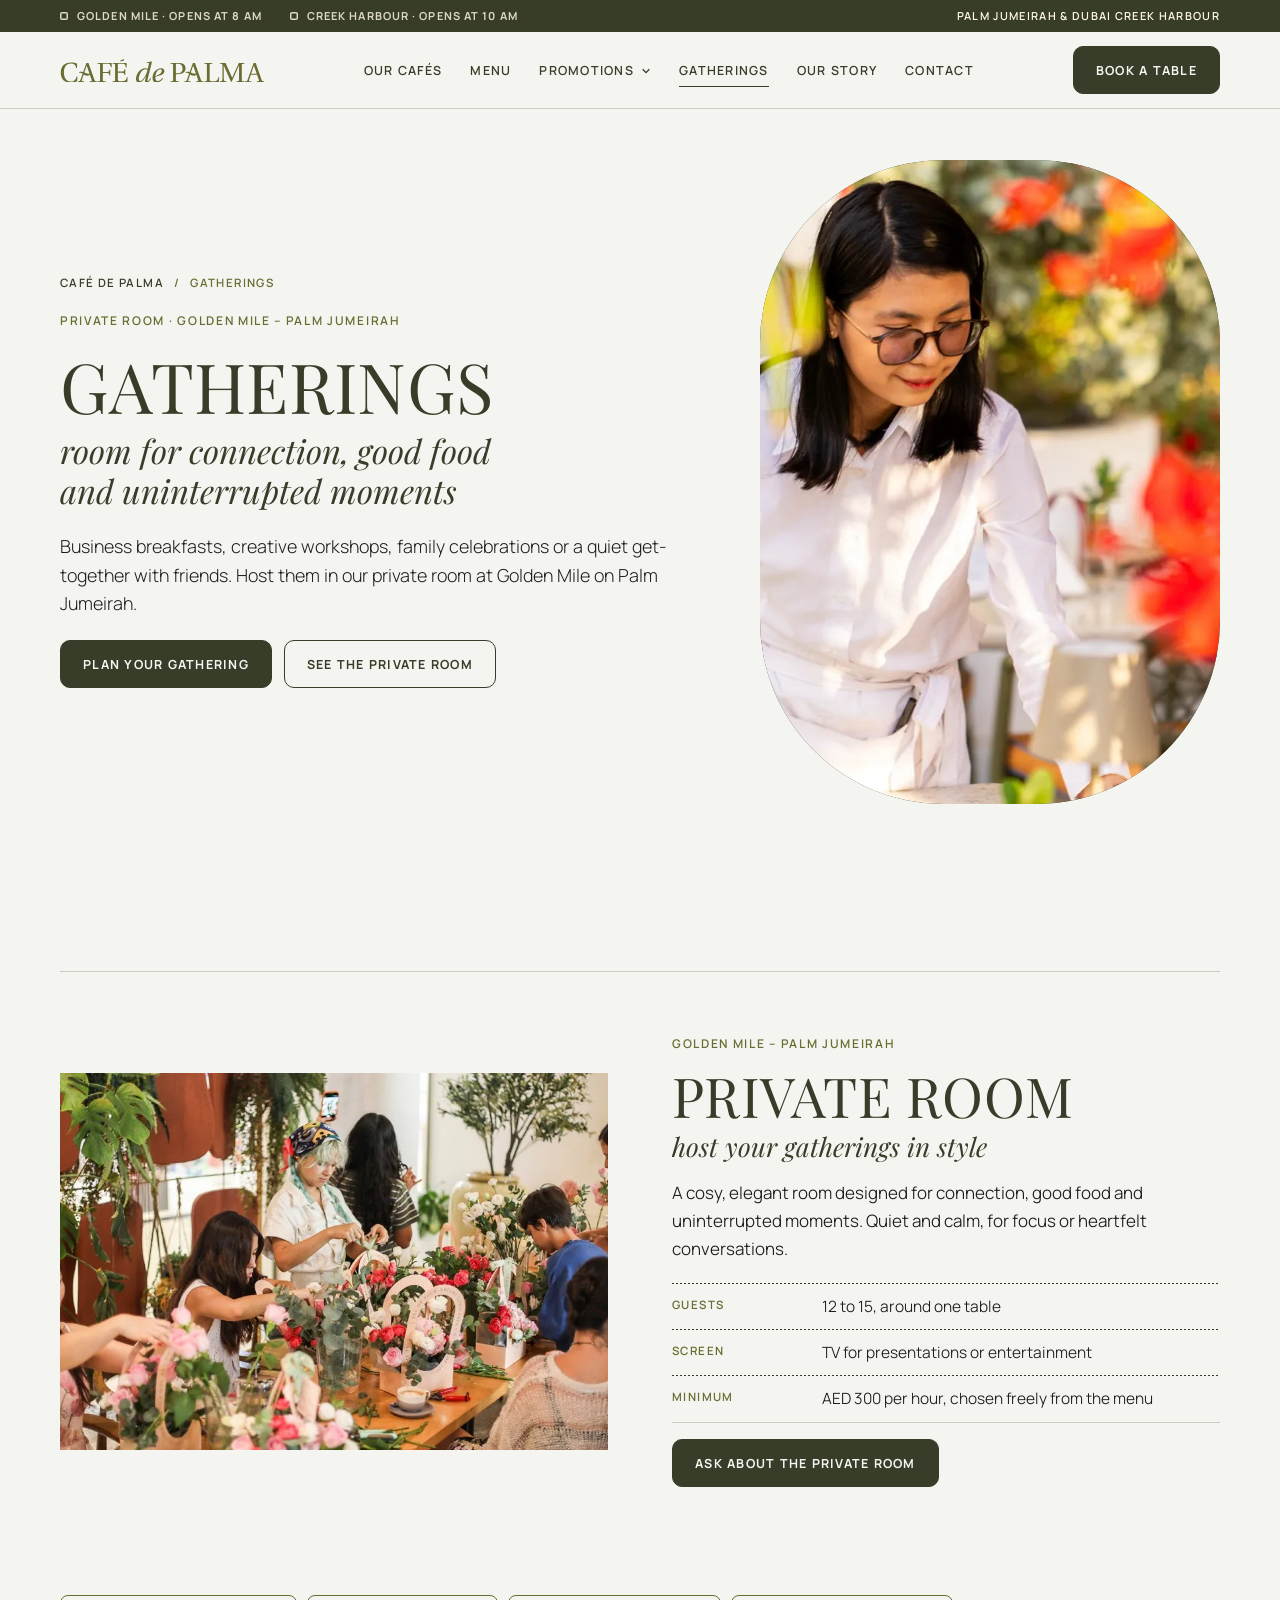
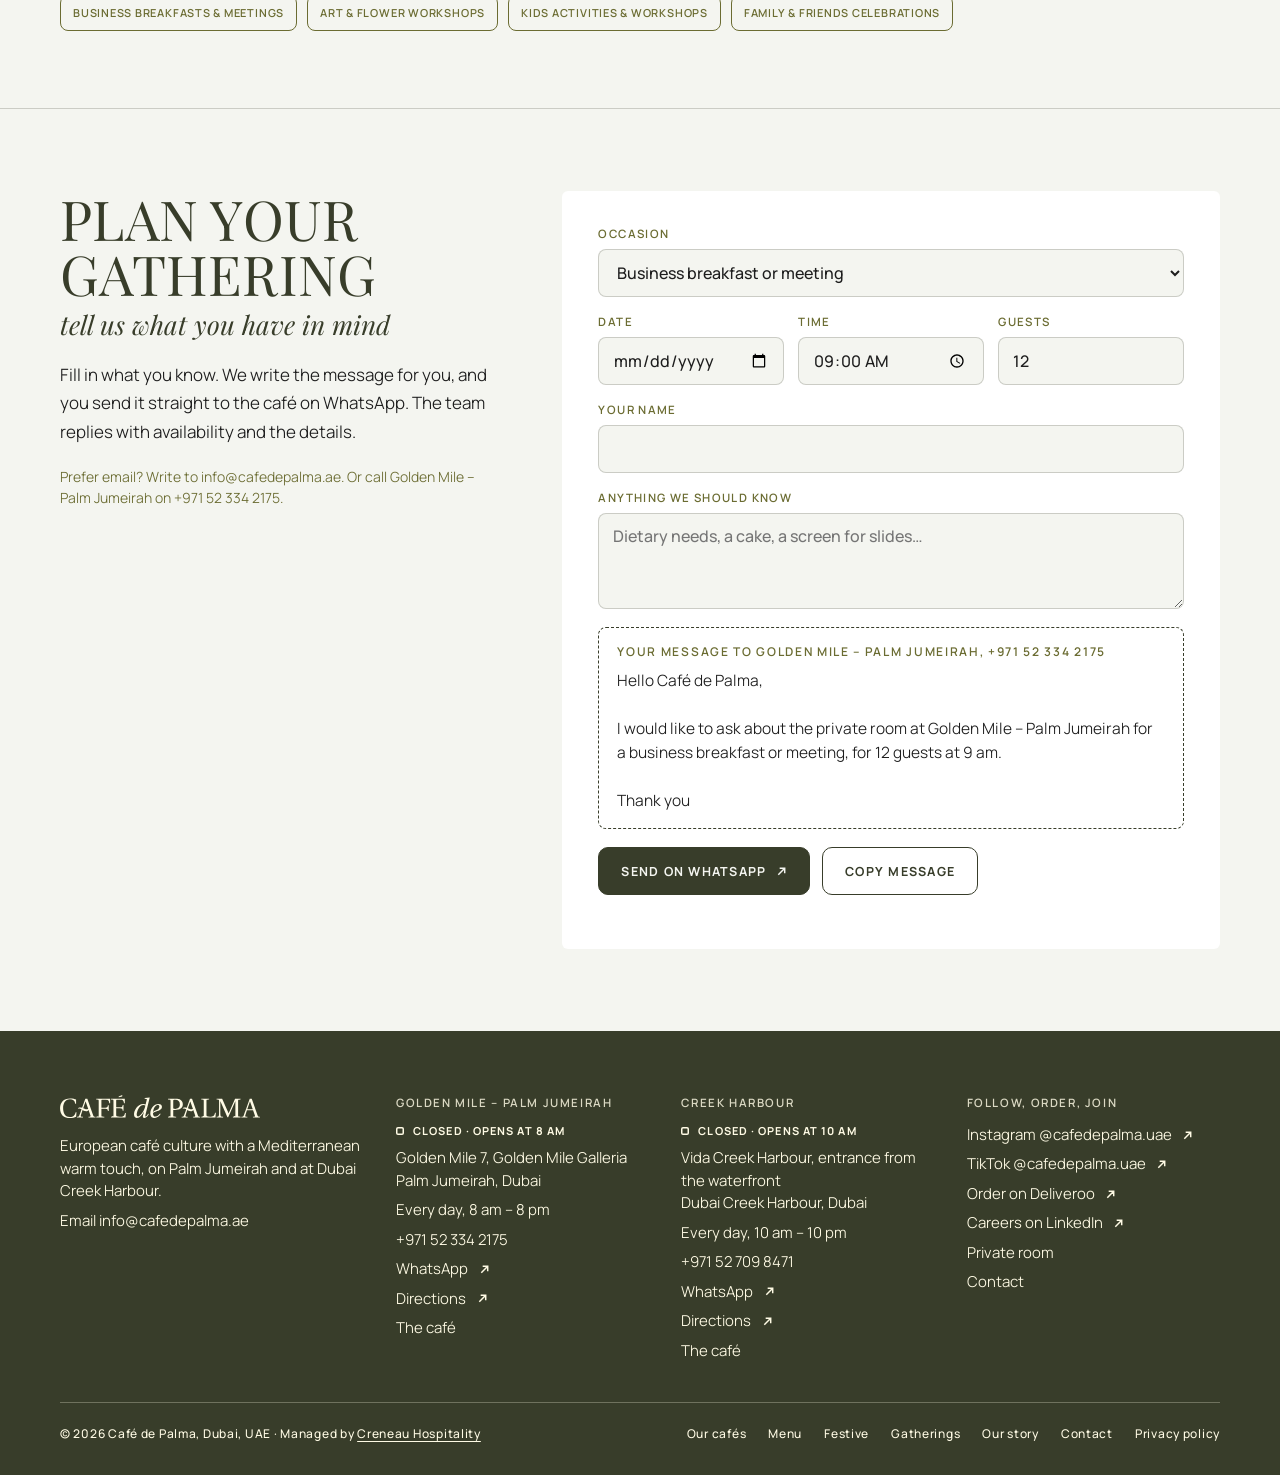
<file: gatherings/index.html>
<!doctype html>
<html lang="en">
<head>
<meta charset="utf-8">
<meta name="viewport" content="width=device-width,initial-scale=1,viewport-fit=cover">
<title>Gatherings at Café de Palma | Private room on Palm Jumeirah, Dubai</title>
<!-- Google tag (gtag.js) -->
<script async src="https://www.googletagmanager.com/gtag/js?id=G-DMEMDRD51P"></script>
<script>
  window.dataLayer = window.dataLayer || [];
  function gtag(){dataLayer.push(arguments);}
  gtag('js', new Date());
  gtag('config', 'G-DMEMDRD51P');
</script>
<meta name="description" content="Host business breakfasts, workshops and celebrations in our private room on Palm Jumeirah: 12 to 15 guests, TV screen, from AED 300 per hour.">
<link rel="canonical" href="https://cafedepalma.ae/gatherings/">
<link rel="alternate" hreflang="en" href="https://cafedepalma.ae/gatherings/">
<link rel="alternate" hreflang="x-default" href="https://cafedepalma.ae/gatherings/">
<meta name="robots" content="index, follow, max-image-preview:large">
<meta name="theme-color" content="#F4F5F0">
<meta name="color-scheme" content="light">
<link rel="icon" href="/assets/icons/favicon.svg" type="image/svg+xml">
<link rel="icon" href="/assets/icons/favicon-32.png" sizes="32x32" type="image/png">
<link rel="apple-touch-icon" href="/assets/icons/apple-touch-icon.png">
<link rel="manifest" href="/site.webmanifest">
<meta name="geo.region" content="AE-DU">
<meta name="geo.placename" content="Dubai">
<meta name="format-detection" content="telephone=no">
<meta property="og:type" content="website">
<meta property="og:site_name" content="Café de Palma">
<meta property="og:locale" content="en_AE">
<meta property="og:url" content="https://cafedepalma.ae/gatherings/">
<meta property="og:title" content="Gatherings at Café de Palma | Private room on Palm Jumeirah, Dubai">
<meta property="og:description" content="Host business breakfasts, workshops and celebrations in our private room on Palm Jumeirah: 12 to 15 guests, TV screen, from AED 300 per hour.">
<meta property="og:image" content="https://cafedepalma.ae/assets/og/gatherings.jpg">
<meta property="og:image:width" content="1200">
<meta property="og:image:height" content="630">
<meta property="og:image:alt" content="A flower-arranging workshop at Café de Palma">
<meta property="og:image:type" content="image/jpeg">
<meta name="twitter:card" content="summary_large_image">
<meta name="twitter:title" content="Gatherings at Café de Palma | Private room on Palm Jumeirah, Dubai">
<meta name="twitter:description" content="Host business breakfasts, workshops and celebrations in our private room on Palm Jumeirah: 12 to 15 guests, TV screen, from AED 300 per hour.">
<meta name="twitter:image" content="https://cafedepalma.ae/assets/og/gatherings.jpg">
<meta name="twitter:image:alt" content="A flower-arranging workshop at Café de Palma">
<link rel="preload" href="/assets/fonts/playfair-display-variable.woff2" as="font" type="font/woff2" crossorigin>
<link rel="preload" href="/assets/fonts/manrope-variable.woff2" as="font" type="font/woff2" crossorigin>
<link rel="stylesheet" href="/assets/cdp.css?v=5d5cc2a29e">
<script defer src="/assets/cdp.js?v=5d5cc2a29e"></script>
<script type="application/ld+json">
{
 "@context": "https://schema.org",
 "@graph": [
  {
   "@type": "Organization",
   "@id": "https://cafedepalma.ae/#brand",
   "name": "Café de Palma",
   "url": "https://cafedepalma.ae/",
   "logo": {
    "@type": "ImageObject",
    "url": "https://cafedepalma.ae/assets/icons/logo-512.png",
    "width": 512,
    "height": 512
   },
   "description": "An all-day café in Dubai: European café culture with a Mediterranean warm touch.",
   "email": "info@cafedepalma.ae",
   "sameAs": [
    "https://www.instagram.com/cafedepalma.uae/",
    "https://www.tiktok.com/@cafedepalma.uae",
    "https://www.linkedin.com/company/caf%C3%A9-de-palma/"
   ]
  },
  {
   "@type": "BreadcrumbList",
   "itemListElement": [
    {
     "@type": "ListItem",
     "position": 1,
     "name": "Café de Palma",
     "item": "https://cafedepalma.ae/"
    },
    {
     "@type": "ListItem",
     "position": 2,
     "name": "Gatherings",
     "item": "https://cafedepalma.ae/gatherings/"
    }
   ]
  }
 ]
}
</script>
</head>
<body>
<a class="skip" href="#main">Skip to content</a>

<div class="strip">
  <div class="wrap">
    <div class="strip-status" aria-label="Opening status, Dubai time">
      <span class="status" data-status="golden-mile" data-status-short data-status-prefix="Golden Mile · "></span>
      <span class="status" data-status="creek-harbour" data-status-short data-status-prefix="Creek Harbour · "></span>
    </div>
    <a class="strip-link" href="/#cafes">Palm Jumeirah &amp; Dubai Creek Harbour</a>
  </div>
</div>
<header class="site-header">
  <div class="wrap">
    <a class="brand" href="/" aria-label="Café de Palma, home"><svg xmlns="http://www.w3.org/2000/svg" viewBox="657.94 504.87 605.07 70.1" width="226" height="26" aria-hidden="true" focusable="false"><g fill="currentColor"><path d="M 1074.984 566.367 L 1057.433 516.464 L 1051.304 516.464 L 1042.609 540.960 C 1042.308 541.843 1041.976 542.781 1041.617 543.746 C 1032.425 540.683 1028.699 544.988 1028.699 544.988 L 1030.464 546.753 C 1030.464 546.753 1033.722 544.324 1039.933 548.464 C 1037.890 554.226 1035.628 560.492 1033.640 565.648 C 1031.902 570.117 1031.156 571.109 1025.941 571.359 L 1025.941 573.757 L 1044.156 573.757 L 1044.156 571.359 L 1039.878 570.917 C 1037.394 570.667 1037.144 569.839 1037.808 567.605 C 1039.214 562.640 1040.953 557.511 1042.859 551.636 L 1043.109 550.917 C 1043.410 551.113 1056.273 559.304 1061.156 550.863 L 1061.406 551.636 L 1066.953 567.441 C 1067.781 569.839 1067.367 570.75 1064.718 571 L 1060.992 571.332 L 1060.992 573.730 L 1082.191 573.730 L 1082.191 571.332 C 1077.386 570.917 1076.476 570.667 1074.984 566.367 Z M 1045.039 545.097 C 1047.386 538.007 1049.812 531.085 1051.968 524.796 L 1052.214 524.796 L 1060.218 547.882 C 1060.027 548.023 1056.382 550.449 1045.039 545.097 Z M 1045.039 545.097 "></path><path d="M 758.046 566.367 L 740.496 516.464 L 734.367 516.464 L 725.671 540.960 C 725.367 541.843 725.039 542.781 724.679 543.746 C 715.488 540.683 711.761 544.988 711.761 544.988 L 713.527 546.753 C 713.527 546.753 716.785 544.324 722.996 548.464 C 720.953 554.226 718.691 560.492 716.703 565.648 C 714.964 570.117 714.218 571.109 709.003 571.359 L 709.003 573.757 L 727.218 573.757 L 727.218 571.359 L 722.914 570.945 C 720.429 570.695 720.179 569.867 720.843 567.632 C 722.25 562.667 723.988 557.539 725.894 551.664 L 726.140 550.945 C 726.445 551.140 739.308 559.332 744.191 550.890 L 744.441 551.664 L 749.988 567.468 C 750.816 569.867 750.402 570.781 747.753 571.027 L 744.027 571.359 L 744.027 573.757 L 765.25 573.757 L 765.25 571.359 C 760.449 570.917 759.539 570.667 758.046 566.367 Z M 728.101 545.097 C 730.449 538.007 732.875 531.085 735.031 524.796 L 735.277 524.796 L 743.281 547.882 C 743.089 548.023 739.472 550.449 728.101 545.097 Z M 728.101 545.097 "></path><path d="M 687.832 572.070 C 670.773 572.070 667.214 555.273 667.214 545.257 C 667.214 531.687 672.597 518.117 687.996 518.117 C 696.445 518.117 702.324 521.589 703.894 531.355 L 706.378 531.355 L 706.378 518.445 C 702.652 516.707 696.359 515.218 688.824 515.218 C 678.640 515.218 670.445 518.199 665.476 523.742 C 660.757 529.039 657.941 536.156 657.941 545.507 C 657.941 555.187 660.839 562.968 665.808 567.933 C 670.941 573.062 679.054 574.968 688.328 574.968 C 694.953 574.968 702.570 573.148 706.546 570.996 L 707.703 557.175 L 705.218 557.175 C 702.902 565.781 698.679 572.070 687.832 572.070 Z M 687.832 572.070 "></path><path d="M 767.460 518.863 C 774.746 519.359 774.910 519.527 774.910 524.160 L 774.910 566.035 C 774.910 570.667 774.746 570.832 767.460 571.332 L 767.460 573.730 L 791.886 573.730 L 791.886 571.332 C 783.355 570.832 783.109 570.667 783.109 566.035 L 783.109 546.667 L 794.699 546.667 C 801.738 546.667 802.070 548.656 802.816 553.953 L 805.300 553.953 L 805.300 536.242 L 802.816 536.242 C 802.070 541.539 801.738 543.523 794.699 543.523 L 783.109 543.523 L 783.109 522.339 C 783.109 519.609 783.441 519.359 786.171 519.359 L 794.371 519.359 C 803.972 519.359 805.878 521.265 807.039 529.703 L 809.523 529.703 L 809.523 516.464 L 767.460 516.464 Z M 767.460 518.863 "></path><path d="M 838.503 570.832 C 834.613 570.832 831.632 570.667 829.890 570.007 C 828.152 569.261 827.824 567.855 827.824 563.800 L 827.824 545.511 L 839.414 545.511 C 846.453 545.511 846.785 547.496 847.531 552.710 L 850.011 552.710 L 850.011 535.25 L 847.531 535.25 C 846.785 540.378 846.453 542.367 839.414 542.367 L 827.824 542.367 L 827.824 522.339 C 827.824 519.691 828.238 519.359 830.886 519.359 L 839 519.359 C 848.441 519.359 850.343 521.429 851.503 530.035 L 853.988 530.035 L 853.988 516.464 L 812.171 516.464 L 812.171 518.863 C 819.460 519.359 819.625 519.527 819.625 524.160 L 819.625 566.035 C 819.625 570.667 819.460 570.832 812.171 571.332 L 812.171 573.730 L 856.058 573.730 L 857.050 559.414 L 854.566 559.414 C 852.664 569.511 848.937 570.832 838.503 570.832 Z M 838.503 570.832 "></path><path d="M 835.246 509.625 L 835.882 511.968 L 845.957 509.265 L 846.371 504.878 Z M 835.246 509.625 "></path><path d="M 917.191 570.425 C 915.535 570.425 915.703 568.523 916.363 565.875 L 929.445 512.746 L 929.031 512.332 L 914.292 514.320 L 913.796 516.222 L 918.765 516.718 C 920.753 516.882 920.917 517.464 920.257 520.113 L 917.109 533.433 L 916.945 533.601 C 915.371 532.773 912.804 532.195 909.988 532.195 C 890.695 532.195 881.835 553.792 881.835 563.804 C 881.835 569.183 883.410 574.730 890.117 574.730 C 899.636 574.730 907.007 564.550 911.894 555.695 L 912.058 555.695 L 909.324 565.542 C 907.671 571.417 908.910 574.812 913.136 574.730 C 919.179 574.730 923.816 569.101 926.632 562.812 L 924.644 561.652 C 923.152 564.550 919.511 570.425 917.191 570.425 Z M 908 557.765 C 904.027 564.218 898.562 570.425 894.171 570.425 C 891.523 570.425 890.035 568.191 890.035 564.468 C 890.035 555.531 897.238 535.089 910.484 535.089 C 913.050 535.089 915.207 535.835 916.199 536.746 C 914.957 543.117 912.222 550.894 908 557.765 Z M 908 557.765 "></path><path d="M 1023.070 519.773 C 1019.093 517.292 1013.796 516.464 1008 516.464 L 984.898 516.464 L 984.898 518.863 C 992.183 519.359 992.347 519.527 992.347 524.160 L 992.347 566.035 C 992.347 570.667 992.183 570.832 984.898 571.332 L 984.898 573.730 L 1009.324 573.730 L 1009.324 571.332 C 1000.796 570.832 1000.546 570.667 1000.546 566.035 L 1000.546 550.226 L 1005.265 550.226 C 1009.074 550.226 1012.800 549.898 1015.863 549.152 C 1022.238 547.496 1029.527 543.027 1029.527 532.683 C 1029.527 526.394 1026.796 522.089 1023.070 519.773 Z M 1006.675 547.332 C 1001.789 547.332 1000.546 547.167 1000.546 544.105 L 1000.546 522.421 C 1000.546 520.105 1001.457 519.359 1006.839 519.359 C 1015.367 519.359 1020.585 524.242 1020.585 533.261 C 1020.585 543.609 1013.796 547.332 1006.675 547.332 Z M 1006.675 547.332 "></path><path d="M 1112.078 570.832 C 1107.937 570.832 1104.957 570.667 1103.218 570.007 C 1101.480 569.261 1101.148 567.855 1101.148 563.800 L 1101.148 524.160 C 1101.148 519.527 1101.398 519.359 1109.097 518.863 L 1109.097 516.464 L 1085.5 516.464 L 1085.5 518.863 C 1092.785 519.359 1092.953 519.527 1092.953 524.160 L 1092.953 566.035 C 1092.953 570.667 1092.785 570.832 1085.5 571.332 L 1085.5 573.730 L 1128.472 573.730 L 1129.468 558.917 L 1126.984 558.917 C 1125.328 569.757 1120.773 570.832 1112.078 570.832 Z M 1112.078 570.832 "></path><path d="M 1178.179 538.394 L 1168.242 560.574 L 1168.078 560.574 L 1158.304 538.476 C 1155.078 531.113 1151.601 523.828 1148.617 516.464 L 1131.808 516.464 L 1131.808 518.863 C 1139.097 519.359 1139.261 519.527 1139.261 524.160 L 1139.261 556.929 C 1139.261 561.316 1139.097 564.460 1138.683 567.191 C 1138.187 570.667 1136.199 571 1131.894 571.332 L 1131.894 573.730 L 1151.515 573.730 L 1151.515 571.332 C 1146.136 570.917 1144.148 570.667 1143.652 567.191 C 1143.238 564.460 1143.070 561.316 1143.070 556.929 L 1143.070 524.078 L 1143.238 524.078 L 1164.597 572.738 L 1166.835 572.738 L 1188.445 524.078 L 1188.695 524.078 L 1188.695 566.035 C 1188.695 570.667 1188.527 570.832 1181.242 571.332 L 1181.242 573.730 L 1204.343 573.730 L 1204.343 571.332 C 1197.140 570.832 1196.890 570.667 1196.890 566.035 L 1196.890 524.160 C 1196.890 519.527 1197.140 519.359 1204.343 518.863 L 1204.343 516.464 L 1187.699 516.464 C 1184.886 523.828 1181.492 531.113 1178.179 538.394 Z M 1178.179 538.394 "></path><path d="M 1255.800 566.363 L 1238.246 516.464 L 1232.117 516.464 L 1223.421 540.960 C 1220.855 548.160 1217.378 558.089 1214.480 565.621 C 1212.742 570.089 1211.996 571.082 1206.781 571.332 L 1206.781 573.730 L 1224.996 573.730 L 1224.996 571.332 L 1220.691 570.917 C 1218.207 570.667 1217.957 569.839 1218.621 567.605 C 1220.027 562.640 1221.765 557.511 1223.671 551.636 L 1242.218 551.636 L 1247.765 567.441 C 1248.593 569.839 1248.179 570.75 1245.531 571 L 1241.804 571.332 L 1241.804 573.730 L 1263.003 573.730 L 1263.003 571.332 C 1258.199 570.917 1257.289 570.667 1255.800 566.363 Z M 1224.746 548.492 C 1227.398 540.214 1230.296 532.105 1232.781 524.824 L 1233.027 524.824 L 1241.226 548.492 Z M 1224.746 548.492 "></path><path d="M 948.628 554.871 C 954.093 554.070 958.511 551.585 958.511 551.585 C 960.359 550.539 961.742 549.464 962.898 548.414 C 965.796 545.519 966.378 542.789 966.378 540.468 C 966.378 536.085 962.898 532.195 956.109 532.195 C 948.656 532.195 942.531 536 937.976 541.628 C 933.589 547.007 931.105 554.207 931.105 561.160 C 931.105 572.746 938.640 574.730 943.441 574.730 C 949.484 574.730 956.773 572.082 962.402 562.898 L 960.5 561.242 C 957.519 565.132 953.046 570.675 946.835 570.675 C 941.316 570.675 939.496 566.179 939.300 560.136 C 939.410 559.945 941.730 555.890 948.628 554.871 Z M 939.437 556.964 C 939.437 556.937 939.437 556.937 939.437 556.910 C 939.437 556.855 939.437 556.800 939.437 556.746 C 939.437 556.718 939.437 556.691 939.437 556.664 C 939.437 556.605 939.437 556.523 939.437 556.441 C 939.496 555.753 939.632 554.539 939.964 552.578 C 941.949 543.449 947.691 535.089 953.765 535.089 C 956.660 535.089 958.566 537.078 958.566 539.972 C 958.566 542.015 957.933 544.140 956.496 546.152 C 956.496 546.152 954.593 549.628 948.574 551.613 C 943.605 553.269 941.289 555.144 939.437 557.160 C 939.437 557.105 939.437 557.046 939.437 556.964 Z M 939.437 556.964 "></path></g></svg></a>
    <nav class="site-nav" id="site-nav" aria-label="Main">
      <a href="/#cafes">Our cafés</a>
      <a href="/menu/">Menu</a>
      <div class="nav-group"><button type="button" class="nav-parent" aria-expanded="false" aria-controls="nav-promos">Promotions<svg viewBox="0 0 12 12" width="10" height="10" aria-hidden="true"><path d="m2 4 4 4 4-4" fill="none" stroke="currentColor" stroke-width="1.6"/></svg></button><div class="nav-sub" id="nav-promos"><a href="/halloween/" data-show-until="2026-10-31">Halloween</a><a href="/fuel-challenge/" data-show-until="2026-11-29">Palma 30×30 Fuel Challenge</a><a href="/festive/">Festive season</a></div></div>
      <a href="/gatherings/" aria-current="page">Gatherings</a>
      <a href="/our-story/">Our story</a>
      <a href="/contact/">Contact</a>
    </nav>
    <div class="header-actions">
      <a class="btn" href="/#cafes" data-open-book><span>Book<span class="long"> a table</span></span></a>
      <button class="nav-toggle" type="button" aria-expanded="false" aria-controls="site-nav">
        <span class="sr-only">Menu</span>
        <svg width="22" height="16" viewBox="0 0 22 16" aria-hidden="true" focusable="false"><path d="M0 1h22M0 8h22M0 15h22" stroke="currentColor" stroke-width="1.6" fill="none"/></svg>
      </button>
    </div>
  </div>
</header>
<main id="main" tabindex="-1">
  <section class="page-hero" aria-labelledby="h-gatherings">
    <div class="wrap">
      <div class="hero-copy">
        <nav class="crumbs" aria-label="Breadcrumb"><a href="/">Café de Palma</a><span aria-hidden="true">/</span><span aria-current="page">Gatherings</span></nav>
        <p class="eyebrow">Private room · Golden Mile – Palm Jumeirah</p>
        <h1 class="lockup " id="h-gatherings"><span class="lockup__upper">Gatherings</span><span class="lockup__lower">room for connection, good food and uninterrupted moments</span></h1>
        <p class="lead">Business breakfasts, creative workshops, family celebrations or a quiet get-together with friends. Host them in our private room at Golden Mile on Palm Jumeirah.</p>
        <div class="actions">
          <a class="btn" href="#enquire">Plan your gathering</a>
          <a class="btn btn-line" href="#private-room">See the private room</a>
        </div>
      </div>
      <div class="hero-media">
        <div class="arch"><img class="ph" src="/img/cdp-warm-welcome.webp" srcset="/img/cdp-warm-welcome-600.webp 600w, /img/cdp-warm-welcome.webp 1071w" sizes="(max-width:900px) 80vw, 470px" width="1071" height="2371" alt="A member of our team setting a table among flowers" fetchpriority="high" decoding="async" style="--pos:35% 38%"></div>
      </div>
    </div>
  </section>

  <section class="sec sec--tight" aria-label="The private room">
    <div class="wrap">
      <article class="option" id="private-room" aria-labelledby="private-room-h">
        <div class="option-media frame"><img class="ph" src="/img/cdp-flower-workshop.webp" width="1010" height="569" alt="Guests arranging flowers around a long table during a workshop" loading="lazy" decoding="async"></div>
        <div class="option-copy">
          <p class="eyebrow">Golden Mile – Palm Jumeirah</p>
          <h2 class="lockup h2" id="private-room-h"><span class="lockup__upper">Private room</span><span class="lockup__lower">host your gatherings in style</span></h2>
          <p>A cosy, elegant room designed for connection, good food and uninterrupted moments. Quiet and calm, for focus or heartfelt conversations.</p>
          <dl class="facts">
            <div><dt>Guests</dt><dd>12 to 15, around one table</dd></div>
            <div><dt>Screen</dt><dd>TV for presentations or entertainment</dd></div>
            <div><dt>Minimum</dt><dd>AED 300 per hour, chosen freely from the menu</dd></div>
          </dl>
          <div class="actions"><a class="btn" href="#enquire" data-gather="private-room">Ask about the private room</a></div>
        </div>
      </article>
      <ul class="occasions" aria-label="Occasions we host">
        <li class="tag">Business breakfasts &amp; meetings</li>
        <li class="tag">Art &amp; flower workshops</li>
        <li class="tag">Kids activities &amp; workshops</li>
        <li class="tag">Family &amp; friends celebrations</li>
      </ul>
    </div>
  </section>

  <section class="sec sec--rule" id="enquire" aria-labelledby="enquire-h">
    <div class="wrap composer-wrap">
      <div class="stack">
        <h2 class="lockup h2" id="enquire-h"><span class="lockup__upper">Plan your gathering</span><span class="lockup__lower">tell us what you have in mind</span></h2>
        <p>Fill in what you know. We write the message for you, and you send it straight to the café on WhatsApp. The team replies with availability and the details.</p>
        <p class="note">Prefer email? Write to <span class="select-all">info@cafedepalma.ae</span>. Or call Golden Mile – Palm Jumeirah on +971 52 334 2175.</p>
      </div>
      <form class="composer" id="gather-form" novalidate>
        <input type="hidden" id="g-place" name="place" value="private-room">
        <div class="field">
          <label for="g-occasion">Occasion</label>
          <select id="g-occasion" name="occasion">
            <option value="a business breakfast or meeting">Business breakfast or meeting</option>
            <option value="an art or flower workshop">Art or flower workshop</option>
            <option value="a kids activity or workshop">Kids activity or workshop</option>
            <option value="a family or friends celebration">Family or friends celebration</option>
            <option value="a team gathering">Team gathering</option>
            <option value="something else">Something else</option>
          </select>
        </div>
        <div class="field-row">
          <div class="field"><label for="g-date">Date</label><input id="g-date" name="date" type="date" min="2026-10-12"></div>
          <div class="field"><label for="g-time">Time</label><input id="g-time" name="time" type="time" value="09:00" step="900"></div>
          <div class="field"><label for="g-guests">Guests</label><input id="g-guests" name="guests" type="number" inputmode="numeric" min="1" max="15" value="12"></div>
        </div>
        <div class="field"><label for="g-name">Your name</label><input id="g-name" name="name" type="text" autocomplete="name"></div>
        <div class="field"><label for="g-notes">Anything we should know</label><textarea id="g-notes" name="notes" rows="3" placeholder="Dietary needs, a cake, a screen for slides…"></textarea></div>
        <div class="preview" aria-live="polite">
          <p class="eyebrow">Your message to <span id="g-sendto">Golden Mile – Palm Jumeirah, +971 52 334 2175</span></p>
          <p class="preview-text" id="g-preview"></p>
        </div>
        <div class="actions">
          <a class="btn" href="https://wa.me/971523342175" target="_blank" rel="noopener" id="g-whatsapp">Send on WhatsApp<svg class="ext" viewBox="0 0 12 12" width="11" height="11" aria-hidden="true" focusable="false"><path d="M4 2.5h5.5V8M9.5 2.5 2.5 9.5" fill="none" stroke="currentColor" stroke-width="1.6"/></svg><span class="sr-only"> (opens in a new tab)</span></a>
          <button class="btn btn-line" type="button" id="g-copy">Copy message</button>
        </div>
        <p class="note" id="g-copied" aria-live="polite"></p>
      </form>
    </div>
  </section>
</main>

<footer class="site-footer" id="contact">
  <div class="wrap">
    <div class="foot-grid">
      <div class="foot-col">
        <img class="logo" src="/assets/logo/cafe-de-palma-logotype-cream.svg" alt="Café de Palma" width="200" height="23" loading="lazy">
        <p>European café culture with a Mediterranean warm touch, on Palm Jumeirah and at Dubai Creek Harbour.</p>
        <span>Email <span class="select-all">info@cafedepalma.ae</span></span>
      </div>
      <div class="foot-col">
        <h2>Golden Mile – Palm Jumeirah</h2>
        <p class="status" data-status="golden-mile"></p>
        <address>Golden Mile 7, Golden Mile Galleria<br>Palm Jumeirah, Dubai</address>
        <span>Every day, 8 am – 8 pm</span>
        <a href="tel:+971523342175">+971 52 334 2175</a>
        <a href="https://wa.me/971523342175" target="_blank" rel="noopener">WhatsApp<svg class="ext" viewBox="0 0 12 12" width="11" height="11" aria-hidden="true" focusable="false"><path d="M4 2.5h5.5V8M9.5 2.5 2.5 9.5" fill="none" stroke="currentColor" stroke-width="1.6"/></svg><span class="sr-only"> (opens in a new tab)</span></a>
        <a href="https://maps.app.goo.gl/K9s8Z5mWeQSYeV8w6" target="_blank" rel="noopener">Directions<svg class="ext" viewBox="0 0 12 12" width="11" height="11" aria-hidden="true" focusable="false"><path d="M4 2.5h5.5V8M9.5 2.5 2.5 9.5" fill="none" stroke="currentColor" stroke-width="1.6"/></svg><span class="sr-only"> (opens in a new tab)</span></a>
        <a href="/palm-jumeirah/">The café</a>
      </div>
      <div class="foot-col">
        <h2>Creek Harbour</h2>
        <p class="status" data-status="creek-harbour"></p>
        <address>Vida Creek Harbour, entrance from the waterfront<br>Dubai Creek Harbour, Dubai</address>
        <span>Every day, 10 am – 10 pm</span>
        <a href="tel:+971527098471">+971 52 709 8471</a>
        <a href="https://wa.me/971527098471" target="_blank" rel="noopener">WhatsApp<svg class="ext" viewBox="0 0 12 12" width="11" height="11" aria-hidden="true" focusable="false"><path d="M4 2.5h5.5V8M9.5 2.5 2.5 9.5" fill="none" stroke="currentColor" stroke-width="1.6"/></svg><span class="sr-only"> (opens in a new tab)</span></a>
        <a href="https://maps.app.goo.gl/ZXc6RG2Ui1V7Mv6v5" target="_blank" rel="noopener">Directions<svg class="ext" viewBox="0 0 12 12" width="11" height="11" aria-hidden="true" focusable="false"><path d="M4 2.5h5.5V8M9.5 2.5 2.5 9.5" fill="none" stroke="currentColor" stroke-width="1.6"/></svg><span class="sr-only"> (opens in a new tab)</span></a>
        <a href="/creek-harbour/">The café</a>
      </div>
      <div class="foot-col">
        <h2>Follow, order, join</h2>
        <a href="https://www.instagram.com/cafedepalma.uae/" target="_blank" rel="noopener">Instagram @cafedepalma.uae<svg class="ext" viewBox="0 0 12 12" width="11" height="11" aria-hidden="true" focusable="false"><path d="M4 2.5h5.5V8M9.5 2.5 2.5 9.5" fill="none" stroke="currentColor" stroke-width="1.6"/></svg><span class="sr-only"> (opens in a new tab)</span></a>
        <a href="https://www.tiktok.com/@cafedepalma.uae" target="_blank" rel="noopener">TikTok @cafedepalma.uae<svg class="ext" viewBox="0 0 12 12" width="11" height="11" aria-hidden="true" focusable="false"><path d="M4 2.5h5.5V8M9.5 2.5 2.5 9.5" fill="none" stroke="currentColor" stroke-width="1.6"/></svg><span class="sr-only"> (opens in a new tab)</span></a>
        <a href="https://deliveroo.ae/menu/dubai/the-palm/cafe-de-palma" target="_blank" rel="noopener">Order on Deliveroo<svg class="ext" viewBox="0 0 12 12" width="11" height="11" aria-hidden="true" focusable="false"><path d="M4 2.5h5.5V8M9.5 2.5 2.5 9.5" fill="none" stroke="currentColor" stroke-width="1.6"/></svg><span class="sr-only"> (opens in a new tab)</span></a>
        <a href="https://www.linkedin.com/company/caf%C3%A9-de-palma/" target="_blank" rel="noopener">Careers on LinkedIn<svg class="ext" viewBox="0 0 12 12" width="11" height="11" aria-hidden="true" focusable="false"><path d="M4 2.5h5.5V8M9.5 2.5 2.5 9.5" fill="none" stroke="currentColor" stroke-width="1.6"/></svg><span class="sr-only"> (opens in a new tab)</span></a>
        <a href="/gatherings/">Private room</a>
        <a href="/contact/">Contact</a>
      </div>
    </div>
    <div class="foot-bottom">
      <span>&copy; <span data-year>2026</span> Café de Palma, Dubai, UAE &middot; Managed by <a href="https://www.creneauhospitality.com/" target="_blank" rel="noopener">Creneau Hospitality<span class="sr-only"> (opens in a new tab)</span></a></span>
      <nav aria-label="Footer">
        <a href="/#cafes">Our cafés</a>
        <a href="/menu/">Menu</a>
        <a href="/halloween/" data-show-until="2026-10-31">Halloween</a>
        <a href="/fuel-challenge/" data-show-until="2026-11-29">Fuel Challenge</a>
        <a href="/festive/">Festive</a>
        <a href="/gatherings/">Gatherings</a>
        <a href="/our-story/">Our story</a>
        <a href="/contact/">Contact</a>
        <a href="https://cafedepalma.ae/privacy-policy/">Privacy policy</a>
      </nav>
    </div>
  </div>
</footer>
<dialog class="book" id="book-dialog" aria-labelledby="book-title">
  <div class="book-head">
    <div class="stack-sm">
      <p class="eyebrow">Book a table</p>
      <h2 id="book-title">Choose your café</h2>
    </div>
    <button class="close-x" type="button" data-close-dialog aria-label="Close">
      <svg width="16" height="16" viewBox="0 0 16 16" aria-hidden="true" focusable="false"><path d="M2 2l12 12M14 2L2 14" stroke="currentColor" stroke-width="1.6" fill="none"/></svg>
    </button>
  </div>
  <p class="book-topic" id="book-topic" hidden></p>
  <ul class="book-list">
    <li class="book-row">
      <img class="book-thumb" src="/img/cdp-golden-mile-dining-room-720.webp" alt="" width="84" height="84" loading="lazy" decoding="async">
      <div class="stack-sm">
        <p class="book-name">Golden Mile</p>
        <p class="book-meta">Palm Jumeirah · every day, 8 am – 8 pm</p>
        <p class="status" data-status="golden-mile"></p>
      </div>
      <div class="book-acts">
        <a class="btn btn-sm" href="https://wa.me/971523342175?text=Hello%20Caf%C3%A9%20de%20Palma%2C%20I%20would%20like%20to%20book%20a%20table%20at%20Golden%20Mile%20%E2%80%93%20Palm%20Jumeirah." target="_blank" rel="noopener" data-wa-book="golden-mile">Book on WhatsApp<svg class="ext" viewBox="0 0 12 12" width="11" height="11" aria-hidden="true" focusable="false"><path d="M4 2.5h5.5V8M9.5 2.5 2.5 9.5" fill="none" stroke="currentColor" stroke-width="1.6"/></svg><span class="sr-only"> (opens in a new tab)</span></a>
        <a class="btn btn-line btn-sm" href="tel:+971523342175">Call +971 52 334 2175</a>
      </div>
    </li>
    <li class="book-row">
      <img class="book-thumb" src="/img/cdp-creek-harbour-coffee-bar-720.webp" alt="" width="84" height="84" loading="lazy" decoding="async">
      <div class="stack-sm">
        <p class="book-name">Creek Harbour</p>
        <p class="book-meta">Dubai Creek Harbour · every day, 10 am – 10 pm</p>
        <p class="status" data-status="creek-harbour"></p>
      </div>
      <div class="book-acts">
        <a class="btn btn-sm" href="https://wa.me/971527098471?text=Hello%20Caf%C3%A9%20de%20Palma%2C%20I%20would%20like%20to%20book%20a%20table%20at%20Creek%20Harbour." target="_blank" rel="noopener" data-wa-book="creek-harbour">Book on WhatsApp<svg class="ext" viewBox="0 0 12 12" width="11" height="11" aria-hidden="true" focusable="false"><path d="M4 2.5h5.5V8M9.5 2.5 2.5 9.5" fill="none" stroke="currentColor" stroke-width="1.6"/></svg><span class="sr-only"> (opens in a new tab)</span></a>
        <a class="btn btn-line btn-sm" href="tel:+971527098471">Call +971 52 709 8471</a>
      </div>
    </li>
  </ul>
  <p class="book-foot">Booking for 10 or more? See <a href="/gatherings/">Gatherings</a> for the private room at Golden Mile – Palm Jumeirah.</p>
</dialog>
<script id="cdp-data" type="application/json">{"title": "Gatherings at Café de Palma | Private room on Palm Jumeirah, Dubai", "gtm": "GTM-M4FKT5CL", "cafes": {"golden-mile": {"name": "Golden Mile – Palm Jumeirah", "tz": "Asia/Dubai", "week": [[480, 1200], [480, 1200], [480, 1200], [480, 1200], [480, 1200], [480, 1200], [480, 1200]], "wa": "971523342175", "phone": "+971 52 334 2175"}, "creek-harbour": {"name": "Creek Harbour", "tz": "Asia/Dubai", "week": [[600, 1320], [600, 1320], [600, 1320], [600, 1320], [600, 1320], [600, 1320], [600, 1320]], "wa": "971527098471", "phone": "+971 52 709 8471"}}, "gatherings": {"private-room": {"cafe": "golden-mile", "label": "the private room at Golden Mile – Palm Jumeirah"}}, "pages": {"golden-mile-1": {"src": "/img/menus/cdp-menu-golden-mile-1.webp", "w": 1600, "h": 2525, "menu": "breakfast", "small": "/img/menus/cdp-menu-golden-mile-1-760.webp"}, "golden-mile-2": {"src": "/img/menus/cdp-menu-golden-mile-2.webp", "w": 1600, "h": 2525, "menu": "main", "small": "/img/menus/cdp-menu-golden-mile-2-760.webp"}, "golden-mile-3": {"src": "/img/menus/cdp-menu-golden-mile-3.webp", "w": 1600, "h": 2524, "menu": "drinks", "small": "/img/menus/cdp-menu-golden-mile-3-760.webp"}, "golden-mile-4": {"src": "/img/menus/cdp-menu-golden-mile-4.webp", "w": 1600, "h": 2524, "menu": "drinks", "small": "/img/menus/cdp-menu-golden-mile-4-760.webp"}, "golden-mile-5": {"src": "/img/menus/cdp-menu-golden-mile-5.webp", "w": 1600, "h": 2266, "menu": "kids", "small": "/img/menus/cdp-menu-golden-mile-5-760.webp"}, "golden-mile-6": {"src": "/img/menus/cdp-menu-golden-mile-6.webp", "w": 1600, "h": 2266, "menu": "kids", "small": "/img/menus/cdp-menu-golden-mile-6-760.webp"}, "creek-harbour-1": {"src": "/img/menus/cdp-menu-creek-harbour-1.webp", "w": 1600, "h": 2526, "menu": "cover", "small": "/img/menus/cdp-menu-creek-harbour-1-760.webp"}, "creek-harbour-2": {"src": "/img/menus/cdp-menu-creek-harbour-2.webp", "w": 1600, "h": 2526, "menu": "breakfast", "small": "/img/menus/cdp-menu-creek-harbour-2-760.webp"}, "creek-harbour-3": {"src": "/img/menus/cdp-menu-creek-harbour-3.webp", "w": 1600, "h": 2526, "menu": "breakfast", "small": "/img/menus/cdp-menu-creek-harbour-3-760.webp"}, "creek-harbour-4": {"src": "/img/menus/cdp-menu-creek-harbour-4.webp", "w": 1600, "h": 2526, "menu": "main", "small": "/img/menus/cdp-menu-creek-harbour-4-760.webp"}, "creek-harbour-5": {"src": "/img/menus/cdp-menu-creek-harbour-5.webp", "w": 1600, "h": 2526, "menu": "main", "small": "/img/menus/cdp-menu-creek-harbour-5-760.webp"}, "creek-harbour-6": {"src": "/img/menus/cdp-menu-creek-harbour-6.webp", "w": 1600, "h": 2526, "menu": "drinks", "small": "/img/menus/cdp-menu-creek-harbour-6-760.webp"}, "creek-harbour-7": {"src": "/img/menus/cdp-menu-creek-harbour-7.webp", "w": 1600, "h": 2526, "menu": "drinks", "small": "/img/menus/cdp-menu-creek-harbour-7-760.webp"}, "creek-harbour-8": {"src": "/img/menus/cdp-menu-creek-harbour-8.webp", "w": 1600, "h": 2526, "menu": "drinks", "small": "/img/menus/cdp-menu-creek-harbour-8-760.webp"}, "creek-harbour-9": {"src": "/img/menus/cdp-menu-creek-harbour-9.webp", "w": 1600, "h": 2266, "menu": "kids", "small": "/img/menus/cdp-menu-creek-harbour-9-760.webp"}, "creek-harbour-10": {"src": "/img/menus/cdp-menu-creek-harbour-10.webp", "w": 1600, "h": 2266, "menu": "kids", "small": "/img/menus/cdp-menu-creek-harbour-10-760.webp"}}, "books": {"golden-mile": {"name": "Golden Mile", "menus": [["breakfast", "Breakfast"], ["main", "Main menu"], ["drinks", "Drinks"], ["kids", "Kids"]], "pages": ["golden-mile-1", "golden-mile-2", "golden-mile-3", "golden-mile-4", "golden-mile-5", "golden-mile-6"], "spreads": [[0, 1], [2, 3], [4, 5]], "starts": {"breakfast": 0, "main": 1, "drinks": 2, "kids": 4}, "pdfs": {"breakfast": "/menus/cafe-de-palma-golden-mile-food-menu.pdf", "main": "/menus/cafe-de-palma-golden-mile-food-menu.pdf", "drinks": "/menus/cafe-de-palma-golden-mile-drinks-menu.pdf", "kids": "/menus/cafe-de-palma-golden-mile-kids-menu.pdf"}}, "creek-harbour": {"name": "Creek Harbour", "menus": [["breakfast", "Breakfast"], ["main", "Main menu"], ["drinks", "Drinks"], ["kids", "Kids"]], "pages": ["creek-harbour-1", "creek-harbour-2", "creek-harbour-3", "creek-harbour-4", "creek-harbour-5", "creek-harbour-6", "creek-harbour-7", "creek-harbour-8", "creek-harbour-9", "creek-harbour-10"], "spreads": [[0], [1, 2], [3, 4], [5, 6], [7], [8, 9]], "starts": {"breakfast": 1, "main": 3, "drinks": 5, "kids": 8}, "pdfs": {"cover": "/menus/cafe-de-palma-creek-harbour-menu.pdf", "breakfast": "/menus/cafe-de-palma-creek-harbour-menu.pdf", "main": "/menus/cafe-de-palma-creek-harbour-menu.pdf", "drinks": "/menus/cafe-de-palma-creek-harbour-menu.pdf", "kids": "/menus/cafe-de-palma-creek-harbour-kids-menu.pdf"}}}}</script>
</body>
</html>
</file>
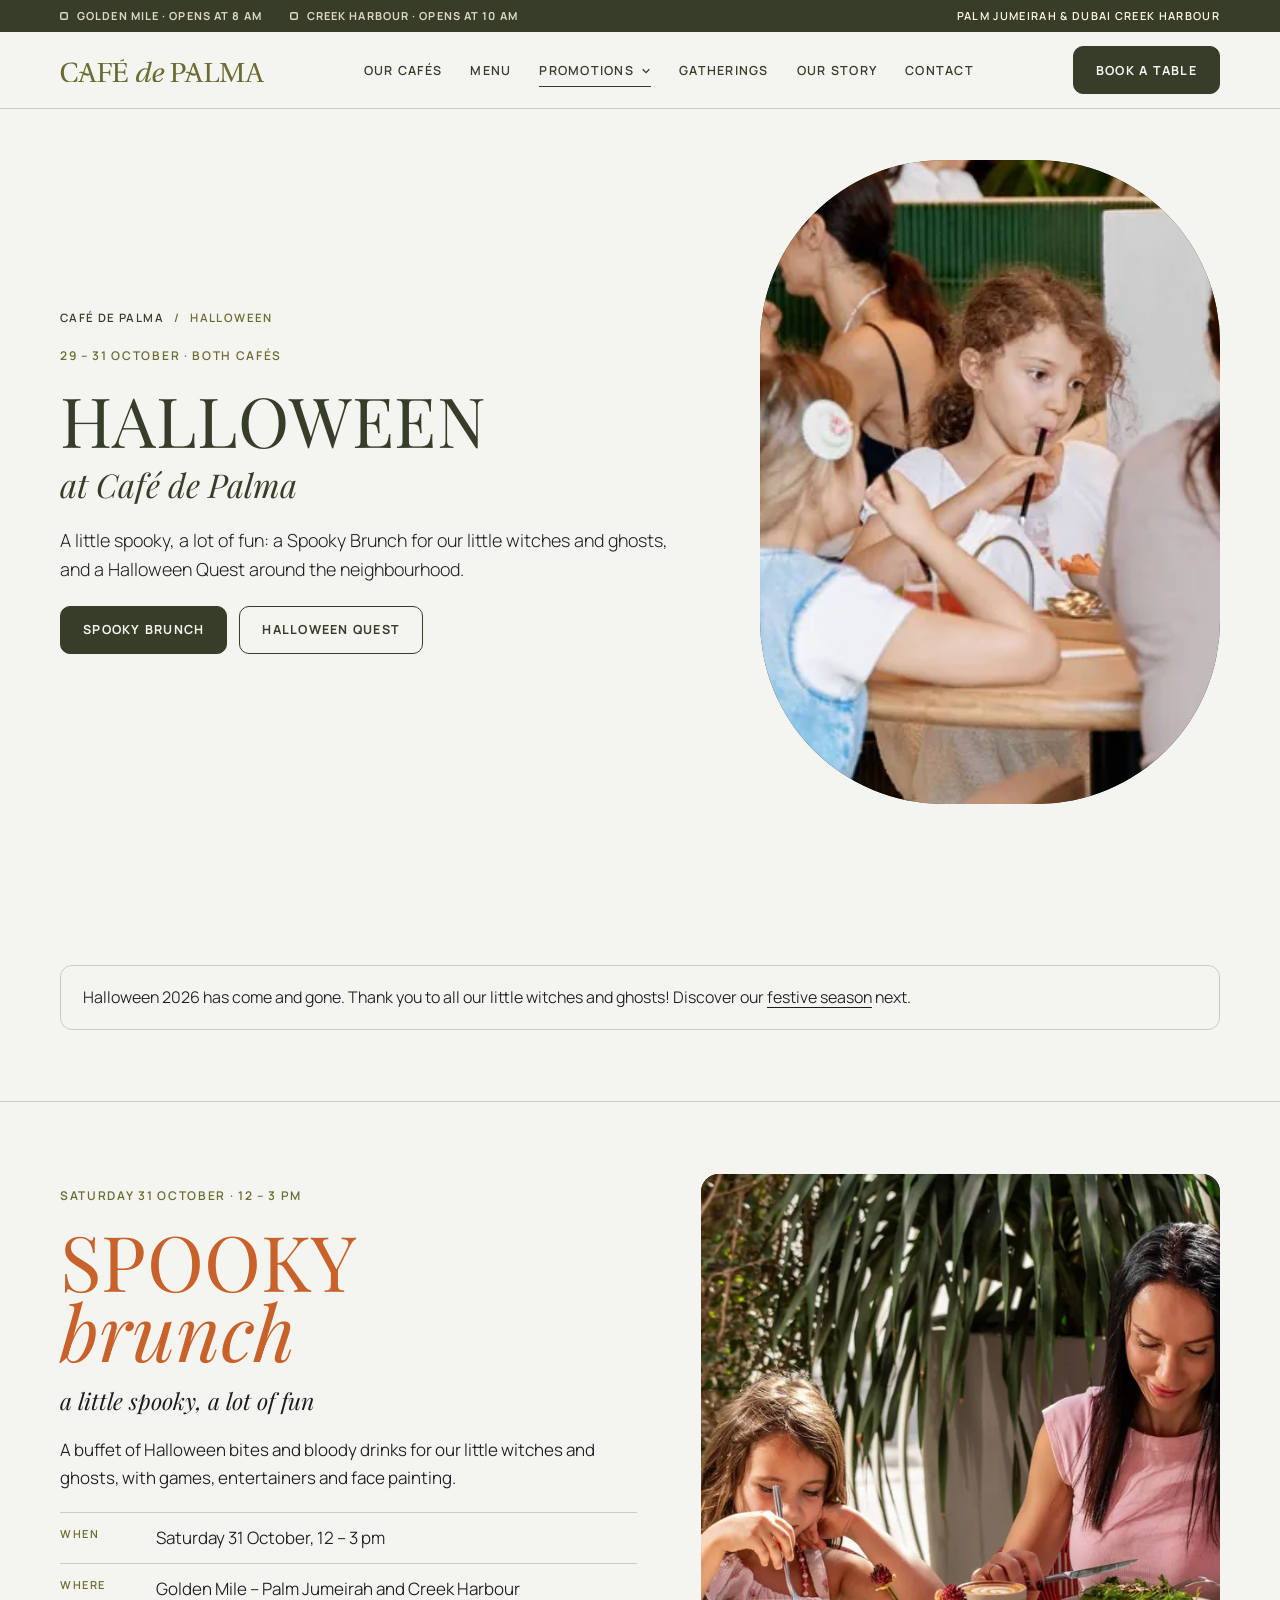
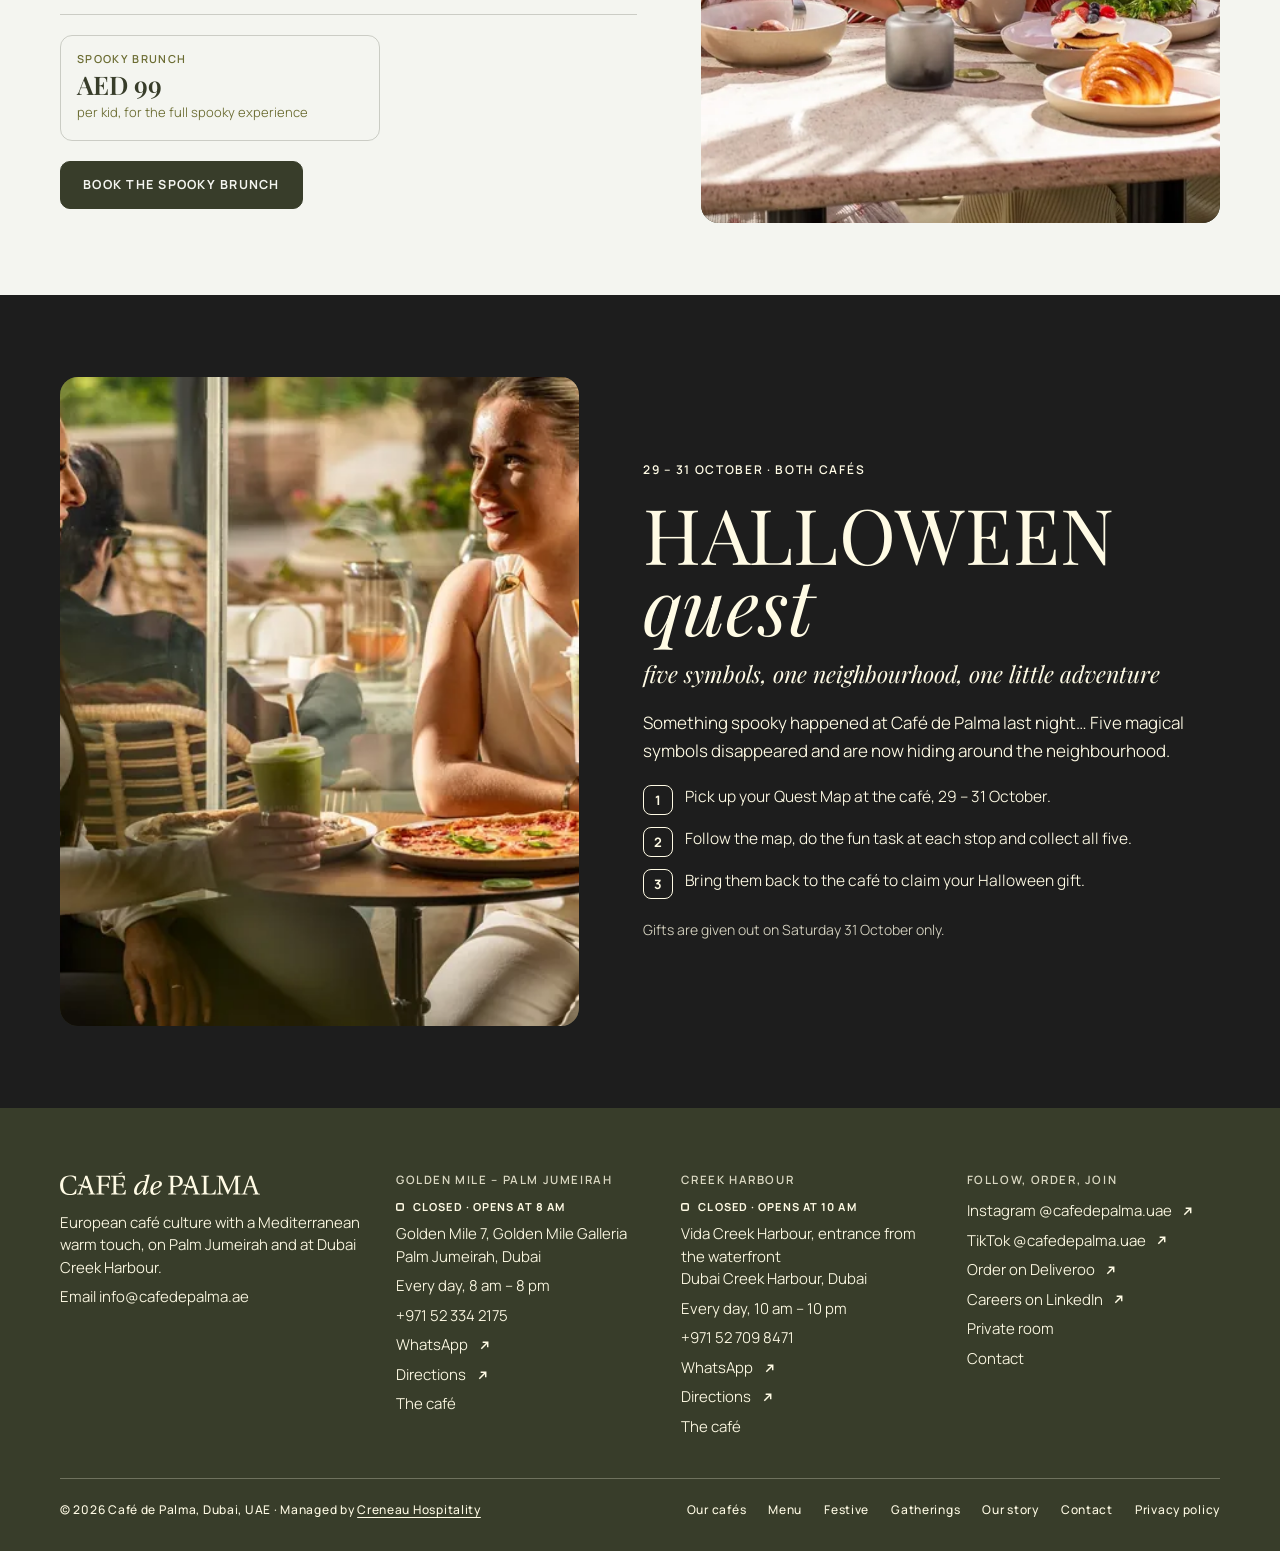
<file: halloween/index.html>
<!doctype html>
<html lang="en">
<head>
<meta charset="utf-8">
<meta name="viewport" content="width=device-width,initial-scale=1,viewport-fit=cover">
<title>Halloween at Café de Palma Dubai | Spooky Brunch &amp; Halloween Quest for kids</title>
<!-- Google tag (gtag.js) -->
<script async src="https://www.googletagmanager.com/gtag/js?id=G-DMEMDRD51P"></script>
<script>
  window.dataLayer = window.dataLayer || [];
  function gtag(){dataLayer.push(arguments);}
  gtag('js', new Date());
  gtag('config', 'G-DMEMDRD51P');
</script>
<meta name="description" content="Halloween at Café de Palma, 29 – 31 October: the Spooky Brunch for kids on 31 October and a Halloween Quest around the neighbourhood. Book now.">
<link rel="canonical" href="https://cafedepalma.ae/halloween/">
<link rel="alternate" hreflang="en" href="https://cafedepalma.ae/halloween/">
<link rel="alternate" hreflang="x-default" href="https://cafedepalma.ae/halloween/">
<meta name="robots" content="index, follow, max-image-preview:large">
<meta name="theme-color" content="#F4F5F0">
<meta name="color-scheme" content="light">
<link rel="icon" href="/assets/icons/favicon.svg" type="image/svg+xml">
<link rel="icon" href="/assets/icons/favicon-32.png" sizes="32x32" type="image/png">
<link rel="apple-touch-icon" href="/assets/icons/apple-touch-icon.png">
<link rel="manifest" href="/site.webmanifest">
<meta name="geo.region" content="AE-DU">
<meta name="geo.placename" content="Dubai">
<meta name="format-detection" content="telephone=no">
<meta property="og:type" content="website">
<meta property="og:site_name" content="Café de Palma">
<meta property="og:locale" content="en_AE">
<meta property="og:url" content="https://cafedepalma.ae/halloween/">
<meta property="og:title" content="Halloween at Café de Palma Dubai | Spooky Brunch &amp; Halloween Quest for kids">
<meta property="og:description" content="Halloween at Café de Palma, 29 – 31 October: the Spooky Brunch for kids on 31 October and a Halloween Quest around the neighbourhood. Book now.">
<meta property="og:image" content="https://cafedepalma.ae/assets/og/home.jpg">
<meta property="og:image:width" content="1200">
<meta property="og:image:height" content="630">
<meta property="og:image:alt" content="Halloween at Café de Palma">
<meta property="og:image:type" content="image/jpeg">
<meta name="twitter:card" content="summary_large_image">
<meta name="twitter:title" content="Halloween at Café de Palma Dubai | Spooky Brunch &amp; Halloween Quest for kids">
<meta name="twitter:description" content="Halloween at Café de Palma, 29 – 31 October: the Spooky Brunch for kids on 31 October and a Halloween Quest around the neighbourhood. Book now.">
<meta name="twitter:image" content="https://cafedepalma.ae/assets/og/home.jpg">
<meta name="twitter:image:alt" content="Halloween at Café de Palma">
<link rel="preload" href="/assets/fonts/playfair-display-variable.woff2" as="font" type="font/woff2" crossorigin>
<link rel="preload" href="/assets/fonts/manrope-variable.woff2" as="font" type="font/woff2" crossorigin>
<link rel="stylesheet" href="/assets/cdp.css?v=5d5cc2a29e">
<script defer src="/assets/cdp.js?v=5d5cc2a29e"></script>
<script type="application/ld+json">
{
 "@context": "https://schema.org",
 "@graph": [
  {
   "@type": "Organization",
   "@id": "https://cafedepalma.ae/#brand",
   "name": "Café de Palma",
   "url": "https://cafedepalma.ae/",
   "logo": {
    "@type": "ImageObject",
    "url": "https://cafedepalma.ae/assets/icons/logo-512.png",
    "width": 512,
    "height": 512
   },
   "description": "An all-day café in Dubai: European café culture with a Mediterranean warm touch.",
   "email": "info@cafedepalma.ae",
   "sameAs": [
    "https://www.instagram.com/cafedepalma.uae/",
    "https://www.tiktok.com/@cafedepalma.uae",
    "https://www.linkedin.com/company/caf%C3%A9-de-palma/"
   ]
  },
  {
   "@type": "CollectionPage",
   "@id": "https://cafedepalma.ae/halloween/#webpage",
   "url": "https://cafedepalma.ae/halloween/",
   "name": "Halloween",
   "description": "Halloween at Café de Palma, 29 – 31 October: the Spooky Brunch for kids on 31 October and a Halloween Quest around the neighbourhood. Book now.",
   "inLanguage": "en",
   "isPartOf": {
    "@id": "https://cafedepalma.ae/#website"
   },
   "about": {
    "@id": "https://cafedepalma.ae/#brand"
   },
   "breadcrumb": {
    "@id": "https://cafedepalma.ae/halloween/#breadcrumb"
   }
  },
  {
   "@type": "BreadcrumbList",
   "@id": "https://cafedepalma.ae/halloween/#breadcrumb",
   "itemListElement": [
    {
     "@type": "ListItem",
     "position": 1,
     "name": "Café de Palma",
     "item": "https://cafedepalma.ae/"
    },
    {
     "@type": "ListItem",
     "position": 2,
     "name": "Halloween",
     "item": "https://cafedepalma.ae/halloween/"
    }
   ]
  },
  {
   "@type": "Event",
   "name": "Spooky Brunch at Café de Palma",
   "startDate": "2026-10-31T12:00:00+04:00",
   "endDate": "2026-10-31T15:00:00+04:00",
   "eventAttendanceMode": "https://schema.org/OfflineEventAttendanceMode",
   "eventStatus": "https://schema.org/EventScheduled",
   "image": [
    "https://cafedepalma.ae/img/cdp-kids-at-the-table.webp"
   ],
   "description": "A buffet of Halloween bites and bloody drinks for little witches and ghosts, with games, entertainers and face painting.",
   "location": [
    {
     "@type": "Place",
     "name": "Café de Palma Golden Mile – Palm Jumeirah",
     "url": "https://cafedepalma.ae/palm-jumeirah/",
     "address": {
      "@type": "PostalAddress",
      "streetAddress": "Golden Mile 7, Golden Mile Galleria",
      "addressLocality": "Dubai",
      "addressCountry": "AE"
     }
    },
    {
     "@type": "Place",
     "name": "Café de Palma Creek Harbour",
     "url": "https://cafedepalma.ae/creek-harbour/",
     "address": {
      "@type": "PostalAddress",
      "streetAddress": "Vida Creek Harbour, entrance from the waterfront",
      "addressLocality": "Dubai",
      "addressCountry": "AE"
     }
    }
   ],
   "offers": {
    "@type": "Offer",
    "price": "99",
    "priceCurrency": "AED",
    "description": "Per kid",
    "url": "https://cafedepalma.ae/halloween/",
    "availability": "https://schema.org/InStock",
    "validFrom": "2026-10-01T00:00:00+04:00"
   },
   "performer": {
    "@type": "Organization",
    "name": "Café de Palma"
   },
   "organizer": {
    "@id": "https://cafedepalma.ae/#brand"
   }
  },
  {
   "@type": "Event",
   "name": "Halloween Quest at Café de Palma",
   "startDate": "2026-10-29",
   "endDate": "2026-10-31",
   "eventAttendanceMode": "https://schema.org/OfflineEventAttendanceMode",
   "eventStatus": "https://schema.org/EventScheduled",
   "description": "Pick up a Quest Map at the café, find five magical symbols around the neighbourhood and bring them back for a Halloween gift.",
   "image": [
    "https://cafedepalma.ae/img/cdp-kids-at-the-table.webp"
   ],
   "isAccessibleForFree": true,
   "location": [
    {
     "@type": "Place",
     "name": "Café de Palma Golden Mile – Palm Jumeirah",
     "url": "https://cafedepalma.ae/palm-jumeirah/",
     "address": {
      "@type": "PostalAddress",
      "streetAddress": "Golden Mile 7, Golden Mile Galleria",
      "addressLocality": "Dubai",
      "addressCountry": "AE"
     }
    },
    {
     "@type": "Place",
     "name": "Café de Palma Creek Harbour",
     "url": "https://cafedepalma.ae/creek-harbour/",
     "address": {
      "@type": "PostalAddress",
      "streetAddress": "Vida Creek Harbour, entrance from the waterfront",
      "addressLocality": "Dubai",
      "addressCountry": "AE"
     }
    }
   ],
   "organizer": {
    "@id": "https://cafedepalma.ae/#brand"
   }
  }
 ]
}
</script>
</head>
<body>
<a class="skip" href="#main">Skip to content</a>

<div class="strip">
  <div class="wrap">
    <div class="strip-status" aria-label="Opening status, Dubai time">
      <span class="status" data-status="golden-mile" data-status-short data-status-prefix="Golden Mile · "></span>
      <span class="status" data-status="creek-harbour" data-status-short data-status-prefix="Creek Harbour · "></span>
    </div>
    <a class="strip-link" href="/#cafes">Palm Jumeirah &amp; Dubai Creek Harbour</a>
  </div>
</div>
<header class="site-header">
  <div class="wrap">
    <a class="brand" href="/" aria-label="Café de Palma, home"><svg xmlns="http://www.w3.org/2000/svg" viewBox="657.94 504.87 605.07 70.1" width="226" height="26" aria-hidden="true" focusable="false"><g fill="currentColor"><path d="M 1074.984 566.367 L 1057.433 516.464 L 1051.304 516.464 L 1042.609 540.960 C 1042.308 541.843 1041.976 542.781 1041.617 543.746 C 1032.425 540.683 1028.699 544.988 1028.699 544.988 L 1030.464 546.753 C 1030.464 546.753 1033.722 544.324 1039.933 548.464 C 1037.890 554.226 1035.628 560.492 1033.640 565.648 C 1031.902 570.117 1031.156 571.109 1025.941 571.359 L 1025.941 573.757 L 1044.156 573.757 L 1044.156 571.359 L 1039.878 570.917 C 1037.394 570.667 1037.144 569.839 1037.808 567.605 C 1039.214 562.640 1040.953 557.511 1042.859 551.636 L 1043.109 550.917 C 1043.410 551.113 1056.273 559.304 1061.156 550.863 L 1061.406 551.636 L 1066.953 567.441 C 1067.781 569.839 1067.367 570.75 1064.718 571 L 1060.992 571.332 L 1060.992 573.730 L 1082.191 573.730 L 1082.191 571.332 C 1077.386 570.917 1076.476 570.667 1074.984 566.367 Z M 1045.039 545.097 C 1047.386 538.007 1049.812 531.085 1051.968 524.796 L 1052.214 524.796 L 1060.218 547.882 C 1060.027 548.023 1056.382 550.449 1045.039 545.097 Z M 1045.039 545.097 "></path><path d="M 758.046 566.367 L 740.496 516.464 L 734.367 516.464 L 725.671 540.960 C 725.367 541.843 725.039 542.781 724.679 543.746 C 715.488 540.683 711.761 544.988 711.761 544.988 L 713.527 546.753 C 713.527 546.753 716.785 544.324 722.996 548.464 C 720.953 554.226 718.691 560.492 716.703 565.648 C 714.964 570.117 714.218 571.109 709.003 571.359 L 709.003 573.757 L 727.218 573.757 L 727.218 571.359 L 722.914 570.945 C 720.429 570.695 720.179 569.867 720.843 567.632 C 722.25 562.667 723.988 557.539 725.894 551.664 L 726.140 550.945 C 726.445 551.140 739.308 559.332 744.191 550.890 L 744.441 551.664 L 749.988 567.468 C 750.816 569.867 750.402 570.781 747.753 571.027 L 744.027 571.359 L 744.027 573.757 L 765.25 573.757 L 765.25 571.359 C 760.449 570.917 759.539 570.667 758.046 566.367 Z M 728.101 545.097 C 730.449 538.007 732.875 531.085 735.031 524.796 L 735.277 524.796 L 743.281 547.882 C 743.089 548.023 739.472 550.449 728.101 545.097 Z M 728.101 545.097 "></path><path d="M 687.832 572.070 C 670.773 572.070 667.214 555.273 667.214 545.257 C 667.214 531.687 672.597 518.117 687.996 518.117 C 696.445 518.117 702.324 521.589 703.894 531.355 L 706.378 531.355 L 706.378 518.445 C 702.652 516.707 696.359 515.218 688.824 515.218 C 678.640 515.218 670.445 518.199 665.476 523.742 C 660.757 529.039 657.941 536.156 657.941 545.507 C 657.941 555.187 660.839 562.968 665.808 567.933 C 670.941 573.062 679.054 574.968 688.328 574.968 C 694.953 574.968 702.570 573.148 706.546 570.996 L 707.703 557.175 L 705.218 557.175 C 702.902 565.781 698.679 572.070 687.832 572.070 Z M 687.832 572.070 "></path><path d="M 767.460 518.863 C 774.746 519.359 774.910 519.527 774.910 524.160 L 774.910 566.035 C 774.910 570.667 774.746 570.832 767.460 571.332 L 767.460 573.730 L 791.886 573.730 L 791.886 571.332 C 783.355 570.832 783.109 570.667 783.109 566.035 L 783.109 546.667 L 794.699 546.667 C 801.738 546.667 802.070 548.656 802.816 553.953 L 805.300 553.953 L 805.300 536.242 L 802.816 536.242 C 802.070 541.539 801.738 543.523 794.699 543.523 L 783.109 543.523 L 783.109 522.339 C 783.109 519.609 783.441 519.359 786.171 519.359 L 794.371 519.359 C 803.972 519.359 805.878 521.265 807.039 529.703 L 809.523 529.703 L 809.523 516.464 L 767.460 516.464 Z M 767.460 518.863 "></path><path d="M 838.503 570.832 C 834.613 570.832 831.632 570.667 829.890 570.007 C 828.152 569.261 827.824 567.855 827.824 563.800 L 827.824 545.511 L 839.414 545.511 C 846.453 545.511 846.785 547.496 847.531 552.710 L 850.011 552.710 L 850.011 535.25 L 847.531 535.25 C 846.785 540.378 846.453 542.367 839.414 542.367 L 827.824 542.367 L 827.824 522.339 C 827.824 519.691 828.238 519.359 830.886 519.359 L 839 519.359 C 848.441 519.359 850.343 521.429 851.503 530.035 L 853.988 530.035 L 853.988 516.464 L 812.171 516.464 L 812.171 518.863 C 819.460 519.359 819.625 519.527 819.625 524.160 L 819.625 566.035 C 819.625 570.667 819.460 570.832 812.171 571.332 L 812.171 573.730 L 856.058 573.730 L 857.050 559.414 L 854.566 559.414 C 852.664 569.511 848.937 570.832 838.503 570.832 Z M 838.503 570.832 "></path><path d="M 835.246 509.625 L 835.882 511.968 L 845.957 509.265 L 846.371 504.878 Z M 835.246 509.625 "></path><path d="M 917.191 570.425 C 915.535 570.425 915.703 568.523 916.363 565.875 L 929.445 512.746 L 929.031 512.332 L 914.292 514.320 L 913.796 516.222 L 918.765 516.718 C 920.753 516.882 920.917 517.464 920.257 520.113 L 917.109 533.433 L 916.945 533.601 C 915.371 532.773 912.804 532.195 909.988 532.195 C 890.695 532.195 881.835 553.792 881.835 563.804 C 881.835 569.183 883.410 574.730 890.117 574.730 C 899.636 574.730 907.007 564.550 911.894 555.695 L 912.058 555.695 L 909.324 565.542 C 907.671 571.417 908.910 574.812 913.136 574.730 C 919.179 574.730 923.816 569.101 926.632 562.812 L 924.644 561.652 C 923.152 564.550 919.511 570.425 917.191 570.425 Z M 908 557.765 C 904.027 564.218 898.562 570.425 894.171 570.425 C 891.523 570.425 890.035 568.191 890.035 564.468 C 890.035 555.531 897.238 535.089 910.484 535.089 C 913.050 535.089 915.207 535.835 916.199 536.746 C 914.957 543.117 912.222 550.894 908 557.765 Z M 908 557.765 "></path><path d="M 1023.070 519.773 C 1019.093 517.292 1013.796 516.464 1008 516.464 L 984.898 516.464 L 984.898 518.863 C 992.183 519.359 992.347 519.527 992.347 524.160 L 992.347 566.035 C 992.347 570.667 992.183 570.832 984.898 571.332 L 984.898 573.730 L 1009.324 573.730 L 1009.324 571.332 C 1000.796 570.832 1000.546 570.667 1000.546 566.035 L 1000.546 550.226 L 1005.265 550.226 C 1009.074 550.226 1012.800 549.898 1015.863 549.152 C 1022.238 547.496 1029.527 543.027 1029.527 532.683 C 1029.527 526.394 1026.796 522.089 1023.070 519.773 Z M 1006.675 547.332 C 1001.789 547.332 1000.546 547.167 1000.546 544.105 L 1000.546 522.421 C 1000.546 520.105 1001.457 519.359 1006.839 519.359 C 1015.367 519.359 1020.585 524.242 1020.585 533.261 C 1020.585 543.609 1013.796 547.332 1006.675 547.332 Z M 1006.675 547.332 "></path><path d="M 1112.078 570.832 C 1107.937 570.832 1104.957 570.667 1103.218 570.007 C 1101.480 569.261 1101.148 567.855 1101.148 563.800 L 1101.148 524.160 C 1101.148 519.527 1101.398 519.359 1109.097 518.863 L 1109.097 516.464 L 1085.5 516.464 L 1085.5 518.863 C 1092.785 519.359 1092.953 519.527 1092.953 524.160 L 1092.953 566.035 C 1092.953 570.667 1092.785 570.832 1085.5 571.332 L 1085.5 573.730 L 1128.472 573.730 L 1129.468 558.917 L 1126.984 558.917 C 1125.328 569.757 1120.773 570.832 1112.078 570.832 Z M 1112.078 570.832 "></path><path d="M 1178.179 538.394 L 1168.242 560.574 L 1168.078 560.574 L 1158.304 538.476 C 1155.078 531.113 1151.601 523.828 1148.617 516.464 L 1131.808 516.464 L 1131.808 518.863 C 1139.097 519.359 1139.261 519.527 1139.261 524.160 L 1139.261 556.929 C 1139.261 561.316 1139.097 564.460 1138.683 567.191 C 1138.187 570.667 1136.199 571 1131.894 571.332 L 1131.894 573.730 L 1151.515 573.730 L 1151.515 571.332 C 1146.136 570.917 1144.148 570.667 1143.652 567.191 C 1143.238 564.460 1143.070 561.316 1143.070 556.929 L 1143.070 524.078 L 1143.238 524.078 L 1164.597 572.738 L 1166.835 572.738 L 1188.445 524.078 L 1188.695 524.078 L 1188.695 566.035 C 1188.695 570.667 1188.527 570.832 1181.242 571.332 L 1181.242 573.730 L 1204.343 573.730 L 1204.343 571.332 C 1197.140 570.832 1196.890 570.667 1196.890 566.035 L 1196.890 524.160 C 1196.890 519.527 1197.140 519.359 1204.343 518.863 L 1204.343 516.464 L 1187.699 516.464 C 1184.886 523.828 1181.492 531.113 1178.179 538.394 Z M 1178.179 538.394 "></path><path d="M 1255.800 566.363 L 1238.246 516.464 L 1232.117 516.464 L 1223.421 540.960 C 1220.855 548.160 1217.378 558.089 1214.480 565.621 C 1212.742 570.089 1211.996 571.082 1206.781 571.332 L 1206.781 573.730 L 1224.996 573.730 L 1224.996 571.332 L 1220.691 570.917 C 1218.207 570.667 1217.957 569.839 1218.621 567.605 C 1220.027 562.640 1221.765 557.511 1223.671 551.636 L 1242.218 551.636 L 1247.765 567.441 C 1248.593 569.839 1248.179 570.75 1245.531 571 L 1241.804 571.332 L 1241.804 573.730 L 1263.003 573.730 L 1263.003 571.332 C 1258.199 570.917 1257.289 570.667 1255.800 566.363 Z M 1224.746 548.492 C 1227.398 540.214 1230.296 532.105 1232.781 524.824 L 1233.027 524.824 L 1241.226 548.492 Z M 1224.746 548.492 "></path><path d="M 948.628 554.871 C 954.093 554.070 958.511 551.585 958.511 551.585 C 960.359 550.539 961.742 549.464 962.898 548.414 C 965.796 545.519 966.378 542.789 966.378 540.468 C 966.378 536.085 962.898 532.195 956.109 532.195 C 948.656 532.195 942.531 536 937.976 541.628 C 933.589 547.007 931.105 554.207 931.105 561.160 C 931.105 572.746 938.640 574.730 943.441 574.730 C 949.484 574.730 956.773 572.082 962.402 562.898 L 960.5 561.242 C 957.519 565.132 953.046 570.675 946.835 570.675 C 941.316 570.675 939.496 566.179 939.300 560.136 C 939.410 559.945 941.730 555.890 948.628 554.871 Z M 939.437 556.964 C 939.437 556.937 939.437 556.937 939.437 556.910 C 939.437 556.855 939.437 556.800 939.437 556.746 C 939.437 556.718 939.437 556.691 939.437 556.664 C 939.437 556.605 939.437 556.523 939.437 556.441 C 939.496 555.753 939.632 554.539 939.964 552.578 C 941.949 543.449 947.691 535.089 953.765 535.089 C 956.660 535.089 958.566 537.078 958.566 539.972 C 958.566 542.015 957.933 544.140 956.496 546.152 C 956.496 546.152 954.593 549.628 948.574 551.613 C 943.605 553.269 941.289 555.144 939.437 557.160 C 939.437 557.105 939.437 557.046 939.437 556.964 Z M 939.437 556.964 "></path></g></svg></a>
    <nav class="site-nav" id="site-nav" aria-label="Main">
      <a href="/#cafes">Our cafés</a>
      <a href="/menu/">Menu</a>
      <div class="nav-group"><button type="button" class="nav-parent" aria-expanded="false" aria-controls="nav-promos" data-current>Promotions<svg viewBox="0 0 12 12" width="10" height="10" aria-hidden="true"><path d="m2 4 4 4 4-4" fill="none" stroke="currentColor" stroke-width="1.6"/></svg></button><div class="nav-sub" id="nav-promos"><a href="/halloween/" aria-current="page" data-show-until="2026-10-31">Halloween</a><a href="/fuel-challenge/" data-show-until="2026-11-29">Palma 30×30 Fuel Challenge</a><a href="/festive/">Festive season</a></div></div>
      <a href="/gatherings/">Gatherings</a>
      <a href="/our-story/">Our story</a>
      <a href="/contact/">Contact</a>
    </nav>
    <div class="header-actions">
      <a class="btn" href="/#cafes" data-open-book><span>Book<span class="long"> a table</span></span></a>
      <button class="nav-toggle" type="button" aria-expanded="false" aria-controls="site-nav">
        <span class="sr-only">Menu</span>
        <svg width="22" height="16" viewBox="0 0 22 16" aria-hidden="true" focusable="false"><path d="M0 1h22M0 8h22M0 15h22" stroke="currentColor" stroke-width="1.6" fill="none"/></svg>
      </button>
    </div>
  </div>
</header>
<main id="main" tabindex="-1">
  <section class="page-hero" aria-labelledby="h-halloween">
    <div class="wrap">
      <div class="hero-copy">
        <nav class="crumbs" aria-label="Breadcrumb"><a href="/">Café de Palma</a><span aria-hidden="true">/</span><span aria-current="page">Halloween</span></nav>
        <p class="eyebrow">29 – 31 October · both cafés</p>
        <h1 class="lockup " id="h-halloween"><span class="lockup__upper">Halloween</span><span class="lockup__lower">at Café de Palma</span></h1>
        <p class="lead">A little spooky, a lot of fun: a Spooky Brunch for our little witches and ghosts, and a Halloween Quest around the neighbourhood.</p>
        <div class="actions">
          <a class="btn" href="#spooky-brunch">Spooky Brunch</a>
          <a class="btn btn-line" href="#halloween-quest">Halloween Quest</a>
        </div>
      </div>
      <div class="hero-media">
        <div class="arch"><img class="ph" src="/img/cdp-kids-at-the-table.webp" srcset="/img/cdp-kids-at-the-table-720.webp 720w, /img/cdp-kids-at-the-table.webp 1258w" sizes="(max-width:900px) 80vw, 470px" width="1258" height="709" alt="Children and their parents around a table at Café de Palma" fetchpriority="high" decoding="async" style="--pos:58% 50%"></div>
      </div>
    </div>
  </section>

  <section class="sec sec--flush" data-show-after="2026-10-31" hidden aria-label="Halloween has ended">
    <div class="wrap"><p class="ended">Halloween 2026 has come and gone. Thank you to all our little witches and ghosts! Discover our <a href="/festive/">festive season</a> next.</p></div>
  </section>

  <section class="sec sec--flush sec--rule fest" id="spooky-brunch" aria-labelledby="sb-h" data-reveal>
    <div class="wrap fest-grid">
      <div class="stack">
        <p class="eyebrow">Saturday 31 October · 12 – 3 pm</p>
        <h2 class="spooky" id="sb-h"><span class="spooky__upper">Spooky</span> <span class="spooky__lower">brunch</span></h2>
        <p class="wo-tagline">a little spooky, a lot of fun</p>
        <p>A buffet of Halloween bites and bloody drinks for our little witches and ghosts, with games, entertainers and face painting.</p>
        <dl class="fest-facts">
          <div><dt>When</dt><dd>Saturday 31 October, 12&nbsp;–&nbsp;3&nbsp;pm</dd></div>
          <div><dt>Where</dt><dd>Golden Mile – Palm Jumeirah and Creek Harbour</dd></div>
        </dl>
        <ul class="packages packages--one">
          <li><span class="pk-name">Spooky brunch</span><span class="pk-price">AED 99</span><span class="pk-note">per kid, for the full spooky experience</span></li>
        </ul>
        <div class="actions"><a class="btn" href="/#cafes" data-open-book data-book-topic="the Spooky Brunch on Saturday 31 October">Book the Spooky Brunch</a></div>
      </div>
      <div class="frame fest-photo"><img class="ph" src="/img/cdp-family-breakfast.webp" srcset="/img/cdp-family-breakfast-600.webp 600w, /img/cdp-family-breakfast.webp 1084w" sizes="(max-width:900px) 100vw, 45vw" width="1084" height="2400" alt="A mother and daughter at a table under the palms at Café de Palma" loading="lazy" decoding="async" style="--pos:50% 58%"></div>
    </div>
  </section>

  <section class="band-night fest fest--night" id="halloween-quest" aria-labelledby="hq-h">
    <div class="wrap fest-grid fest-grid--rev" data-reveal>
      <div class="frame fest-photo"><img class="ph" src="/img/cdp-friends-pizza-smoothies.webp" srcset="/img/cdp-friends-pizza-smoothies-720.webp 720w, /img/cdp-friends-pizza-smoothies.webp 1400w" sizes="(max-width:900px) 100vw, 45vw" width="1400" height="990" alt="Two friends sharing a pizza and green smoothies at a terrace table" loading="lazy" decoding="async" style="--pos:50% 40%"></div>
      <div class="stack">
        <p class="eyebrow">29 – 31 October · both cafés</p>
        <h2 class="spooky spooky--cream" id="hq-h"><span class="spooky__upper">Halloween</span> <span class="spooky__lower">quest</span></h2>
        <p class="wo-tagline">five symbols, one neighbourhood, one little adventure</p>
        <p>Something spooky happened at Café de Palma last night… Five magical symbols disappeared and are now hiding around the neighbourhood.</p>
        <ol class="steps">
          <li>Pick up your Quest Map at the café, 29 – 31 October.</li>
          <li>Follow the map, do the fun task at each stop and collect all five.</li>
          <li>Bring them back to the café to claim your Halloween gift.</li>
        </ol>
        <p class="note">Gifts are given out on Saturday 31 October only.</p>
      </div>
    </div>
  </section>

</main>

<footer class="site-footer" id="contact">
  <div class="wrap">
    <div class="foot-grid">
      <div class="foot-col">
        <img class="logo" src="/assets/logo/cafe-de-palma-logotype-cream.svg" alt="Café de Palma" width="200" height="23" loading="lazy">
        <p>European café culture with a Mediterranean warm touch, on Palm Jumeirah and at Dubai Creek Harbour.</p>
        <span>Email <span class="select-all">info@cafedepalma.ae</span></span>
      </div>
      <div class="foot-col">
        <h2>Golden Mile – Palm Jumeirah</h2>
        <p class="status" data-status="golden-mile"></p>
        <address>Golden Mile 7, Golden Mile Galleria<br>Palm Jumeirah, Dubai</address>
        <span>Every day, 8 am – 8 pm</span>
        <a href="tel:+971523342175">+971 52 334 2175</a>
        <a href="https://wa.me/971523342175" target="_blank" rel="noopener">WhatsApp<svg class="ext" viewBox="0 0 12 12" width="11" height="11" aria-hidden="true" focusable="false"><path d="M4 2.5h5.5V8M9.5 2.5 2.5 9.5" fill="none" stroke="currentColor" stroke-width="1.6"/></svg><span class="sr-only"> (opens in a new tab)</span></a>
        <a href="https://maps.app.goo.gl/K9s8Z5mWeQSYeV8w6" target="_blank" rel="noopener">Directions<svg class="ext" viewBox="0 0 12 12" width="11" height="11" aria-hidden="true" focusable="false"><path d="M4 2.5h5.5V8M9.5 2.5 2.5 9.5" fill="none" stroke="currentColor" stroke-width="1.6"/></svg><span class="sr-only"> (opens in a new tab)</span></a>
        <a href="/palm-jumeirah/">The café</a>
      </div>
      <div class="foot-col">
        <h2>Creek Harbour</h2>
        <p class="status" data-status="creek-harbour"></p>
        <address>Vida Creek Harbour, entrance from the waterfront<br>Dubai Creek Harbour, Dubai</address>
        <span>Every day, 10 am – 10 pm</span>
        <a href="tel:+971527098471">+971 52 709 8471</a>
        <a href="https://wa.me/971527098471" target="_blank" rel="noopener">WhatsApp<svg class="ext" viewBox="0 0 12 12" width="11" height="11" aria-hidden="true" focusable="false"><path d="M4 2.5h5.5V8M9.5 2.5 2.5 9.5" fill="none" stroke="currentColor" stroke-width="1.6"/></svg><span class="sr-only"> (opens in a new tab)</span></a>
        <a href="https://maps.app.goo.gl/ZXc6RG2Ui1V7Mv6v5" target="_blank" rel="noopener">Directions<svg class="ext" viewBox="0 0 12 12" width="11" height="11" aria-hidden="true" focusable="false"><path d="M4 2.5h5.5V8M9.5 2.5 2.5 9.5" fill="none" stroke="currentColor" stroke-width="1.6"/></svg><span class="sr-only"> (opens in a new tab)</span></a>
        <a href="/creek-harbour/">The café</a>
      </div>
      <div class="foot-col">
        <h2>Follow, order, join</h2>
        <a href="https://www.instagram.com/cafedepalma.uae/" target="_blank" rel="noopener">Instagram @cafedepalma.uae<svg class="ext" viewBox="0 0 12 12" width="11" height="11" aria-hidden="true" focusable="false"><path d="M4 2.5h5.5V8M9.5 2.5 2.5 9.5" fill="none" stroke="currentColor" stroke-width="1.6"/></svg><span class="sr-only"> (opens in a new tab)</span></a>
        <a href="https://www.tiktok.com/@cafedepalma.uae" target="_blank" rel="noopener">TikTok @cafedepalma.uae<svg class="ext" viewBox="0 0 12 12" width="11" height="11" aria-hidden="true" focusable="false"><path d="M4 2.5h5.5V8M9.5 2.5 2.5 9.5" fill="none" stroke="currentColor" stroke-width="1.6"/></svg><span class="sr-only"> (opens in a new tab)</span></a>
        <a href="https://deliveroo.ae/menu/dubai/the-palm/cafe-de-palma" target="_blank" rel="noopener">Order on Deliveroo<svg class="ext" viewBox="0 0 12 12" width="11" height="11" aria-hidden="true" focusable="false"><path d="M4 2.5h5.5V8M9.5 2.5 2.5 9.5" fill="none" stroke="currentColor" stroke-width="1.6"/></svg><span class="sr-only"> (opens in a new tab)</span></a>
        <a href="https://www.linkedin.com/company/caf%C3%A9-de-palma/" target="_blank" rel="noopener">Careers on LinkedIn<svg class="ext" viewBox="0 0 12 12" width="11" height="11" aria-hidden="true" focusable="false"><path d="M4 2.5h5.5V8M9.5 2.5 2.5 9.5" fill="none" stroke="currentColor" stroke-width="1.6"/></svg><span class="sr-only"> (opens in a new tab)</span></a>
        <a href="/gatherings/">Private room</a>
        <a href="/contact/">Contact</a>
      </div>
    </div>
    <div class="foot-bottom">
      <span>&copy; <span data-year>2026</span> Café de Palma, Dubai, UAE &middot; Managed by <a href="https://www.creneauhospitality.com/" target="_blank" rel="noopener">Creneau Hospitality<span class="sr-only"> (opens in a new tab)</span></a></span>
      <nav aria-label="Footer">
        <a href="/#cafes">Our cafés</a>
        <a href="/menu/">Menu</a>
        <a href="/halloween/" data-show-until="2026-10-31">Halloween</a>
        <a href="/fuel-challenge/" data-show-until="2026-11-29">Fuel Challenge</a>
        <a href="/festive/">Festive</a>
        <a href="/gatherings/">Gatherings</a>
        <a href="/our-story/">Our story</a>
        <a href="/contact/">Contact</a>
        <a href="https://cafedepalma.ae/privacy-policy/">Privacy policy</a>
      </nav>
    </div>
  </div>
</footer>
<dialog class="book" id="book-dialog" aria-labelledby="book-title">
  <div class="book-head">
    <div class="stack-sm">
      <p class="eyebrow">Book a table</p>
      <h2 id="book-title">Choose your café</h2>
    </div>
    <button class="close-x" type="button" data-close-dialog aria-label="Close">
      <svg width="16" height="16" viewBox="0 0 16 16" aria-hidden="true" focusable="false"><path d="M2 2l12 12M14 2L2 14" stroke="currentColor" stroke-width="1.6" fill="none"/></svg>
    </button>
  </div>
  <p class="book-topic" id="book-topic" hidden></p>
  <ul class="book-list">
    <li class="book-row">
      <img class="book-thumb" src="/img/cdp-golden-mile-dining-room-720.webp" alt="" width="84" height="84" loading="lazy" decoding="async">
      <div class="stack-sm">
        <p class="book-name">Golden Mile</p>
        <p class="book-meta">Palm Jumeirah · every day, 8 am – 8 pm</p>
        <p class="status" data-status="golden-mile"></p>
      </div>
      <div class="book-acts">
        <a class="btn btn-sm" href="https://wa.me/971523342175?text=Hello%20Caf%C3%A9%20de%20Palma%2C%20I%20would%20like%20to%20book%20a%20table%20at%20Golden%20Mile%20%E2%80%93%20Palm%20Jumeirah." target="_blank" rel="noopener" data-wa-book="golden-mile">Book on WhatsApp<svg class="ext" viewBox="0 0 12 12" width="11" height="11" aria-hidden="true" focusable="false"><path d="M4 2.5h5.5V8M9.5 2.5 2.5 9.5" fill="none" stroke="currentColor" stroke-width="1.6"/></svg><span class="sr-only"> (opens in a new tab)</span></a>
        <a class="btn btn-line btn-sm" href="tel:+971523342175">Call +971 52 334 2175</a>
      </div>
    </li>
    <li class="book-row">
      <img class="book-thumb" src="/img/cdp-creek-harbour-coffee-bar-720.webp" alt="" width="84" height="84" loading="lazy" decoding="async">
      <div class="stack-sm">
        <p class="book-name">Creek Harbour</p>
        <p class="book-meta">Dubai Creek Harbour · every day, 10 am – 10 pm</p>
        <p class="status" data-status="creek-harbour"></p>
      </div>
      <div class="book-acts">
        <a class="btn btn-sm" href="https://wa.me/971527098471?text=Hello%20Caf%C3%A9%20de%20Palma%2C%20I%20would%20like%20to%20book%20a%20table%20at%20Creek%20Harbour." target="_blank" rel="noopener" data-wa-book="creek-harbour">Book on WhatsApp<svg class="ext" viewBox="0 0 12 12" width="11" height="11" aria-hidden="true" focusable="false"><path d="M4 2.5h5.5V8M9.5 2.5 2.5 9.5" fill="none" stroke="currentColor" stroke-width="1.6"/></svg><span class="sr-only"> (opens in a new tab)</span></a>
        <a class="btn btn-line btn-sm" href="tel:+971527098471">Call +971 52 709 8471</a>
      </div>
    </li>
  </ul>
  <p class="book-foot">Booking for 10 or more? See <a href="/gatherings/">Gatherings</a> for the private room at Golden Mile – Palm Jumeirah.</p>
</dialog>
<script id="cdp-data" type="application/json">{"title": "Halloween at Café de Palma Dubai | Spooky Brunch & Halloween Quest for kids", "gtm": "GTM-M4FKT5CL", "cafes": {"golden-mile": {"name": "Golden Mile – Palm Jumeirah", "tz": "Asia/Dubai", "week": [[480, 1200], [480, 1200], [480, 1200], [480, 1200], [480, 1200], [480, 1200], [480, 1200]], "wa": "971523342175", "phone": "+971 52 334 2175"}, "creek-harbour": {"name": "Creek Harbour", "tz": "Asia/Dubai", "week": [[600, 1320], [600, 1320], [600, 1320], [600, 1320], [600, 1320], [600, 1320], [600, 1320]], "wa": "971527098471", "phone": "+971 52 709 8471"}}, "gatherings": {"private-room": {"cafe": "golden-mile", "label": "the private room at Golden Mile – Palm Jumeirah"}}, "pages": {"golden-mile-1": {"src": "/img/menus/cdp-menu-golden-mile-1.webp", "w": 1600, "h": 2525, "menu": "breakfast", "small": "/img/menus/cdp-menu-golden-mile-1-760.webp"}, "golden-mile-2": {"src": "/img/menus/cdp-menu-golden-mile-2.webp", "w": 1600, "h": 2525, "menu": "main", "small": "/img/menus/cdp-menu-golden-mile-2-760.webp"}, "golden-mile-3": {"src": "/img/menus/cdp-menu-golden-mile-3.webp", "w": 1600, "h": 2524, "menu": "drinks", "small": "/img/menus/cdp-menu-golden-mile-3-760.webp"}, "golden-mile-4": {"src": "/img/menus/cdp-menu-golden-mile-4.webp", "w": 1600, "h": 2524, "menu": "drinks", "small": "/img/menus/cdp-menu-golden-mile-4-760.webp"}, "golden-mile-5": {"src": "/img/menus/cdp-menu-golden-mile-5.webp", "w": 1600, "h": 2266, "menu": "kids", "small": "/img/menus/cdp-menu-golden-mile-5-760.webp"}, "golden-mile-6": {"src": "/img/menus/cdp-menu-golden-mile-6.webp", "w": 1600, "h": 2266, "menu": "kids", "small": "/img/menus/cdp-menu-golden-mile-6-760.webp"}, "creek-harbour-1": {"src": "/img/menus/cdp-menu-creek-harbour-1.webp", "w": 1600, "h": 2526, "menu": "cover", "small": "/img/menus/cdp-menu-creek-harbour-1-760.webp"}, "creek-harbour-2": {"src": "/img/menus/cdp-menu-creek-harbour-2.webp", "w": 1600, "h": 2526, "menu": "breakfast", "small": "/img/menus/cdp-menu-creek-harbour-2-760.webp"}, "creek-harbour-3": {"src": "/img/menus/cdp-menu-creek-harbour-3.webp", "w": 1600, "h": 2526, "menu": "breakfast", "small": "/img/menus/cdp-menu-creek-harbour-3-760.webp"}, "creek-harbour-4": {"src": "/img/menus/cdp-menu-creek-harbour-4.webp", "w": 1600, "h": 2526, "menu": "main", "small": "/img/menus/cdp-menu-creek-harbour-4-760.webp"}, "creek-harbour-5": {"src": "/img/menus/cdp-menu-creek-harbour-5.webp", "w": 1600, "h": 2526, "menu": "main", "small": "/img/menus/cdp-menu-creek-harbour-5-760.webp"}, "creek-harbour-6": {"src": "/img/menus/cdp-menu-creek-harbour-6.webp", "w": 1600, "h": 2526, "menu": "drinks", "small": "/img/menus/cdp-menu-creek-harbour-6-760.webp"}, "creek-harbour-7": {"src": "/img/menus/cdp-menu-creek-harbour-7.webp", "w": 1600, "h": 2526, "menu": "drinks", "small": "/img/menus/cdp-menu-creek-harbour-7-760.webp"}, "creek-harbour-8": {"src": "/img/menus/cdp-menu-creek-harbour-8.webp", "w": 1600, "h": 2526, "menu": "drinks", "small": "/img/menus/cdp-menu-creek-harbour-8-760.webp"}, "creek-harbour-9": {"src": "/img/menus/cdp-menu-creek-harbour-9.webp", "w": 1600, "h": 2266, "menu": "kids", "small": "/img/menus/cdp-menu-creek-harbour-9-760.webp"}, "creek-harbour-10": {"src": "/img/menus/cdp-menu-creek-harbour-10.webp", "w": 1600, "h": 2266, "menu": "kids", "small": "/img/menus/cdp-menu-creek-harbour-10-760.webp"}}, "books": {"golden-mile": {"name": "Golden Mile", "menus": [["breakfast", "Breakfast"], ["main", "Main menu"], ["drinks", "Drinks"], ["kids", "Kids"]], "pages": ["golden-mile-1", "golden-mile-2", "golden-mile-3", "golden-mile-4", "golden-mile-5", "golden-mile-6"], "spreads": [[0, 1], [2, 3], [4, 5]], "starts": {"breakfast": 0, "main": 1, "drinks": 2, "kids": 4}, "pdfs": {"breakfast": "/menus/cafe-de-palma-golden-mile-food-menu.pdf", "main": "/menus/cafe-de-palma-golden-mile-food-menu.pdf", "drinks": "/menus/cafe-de-palma-golden-mile-drinks-menu.pdf", "kids": "/menus/cafe-de-palma-golden-mile-kids-menu.pdf"}}, "creek-harbour": {"name": "Creek Harbour", "menus": [["breakfast", "Breakfast"], ["main", "Main menu"], ["drinks", "Drinks"], ["kids", "Kids"]], "pages": ["creek-harbour-1", "creek-harbour-2", "creek-harbour-3", "creek-harbour-4", "creek-harbour-5", "creek-harbour-6", "creek-harbour-7", "creek-harbour-8", "creek-harbour-9", "creek-harbour-10"], "spreads": [[0], [1, 2], [3, 4], [5, 6], [7], [8, 9]], "starts": {"breakfast": 1, "main": 3, "drinks": 5, "kids": 8}, "pdfs": {"cover": "/menus/cafe-de-palma-creek-harbour-menu.pdf", "breakfast": "/menus/cafe-de-palma-creek-harbour-menu.pdf", "main": "/menus/cafe-de-palma-creek-harbour-menu.pdf", "drinks": "/menus/cafe-de-palma-creek-harbour-menu.pdf", "kids": "/menus/cafe-de-palma-creek-harbour-kids-menu.pdf"}}}}</script>
</body>
</html>
</file>
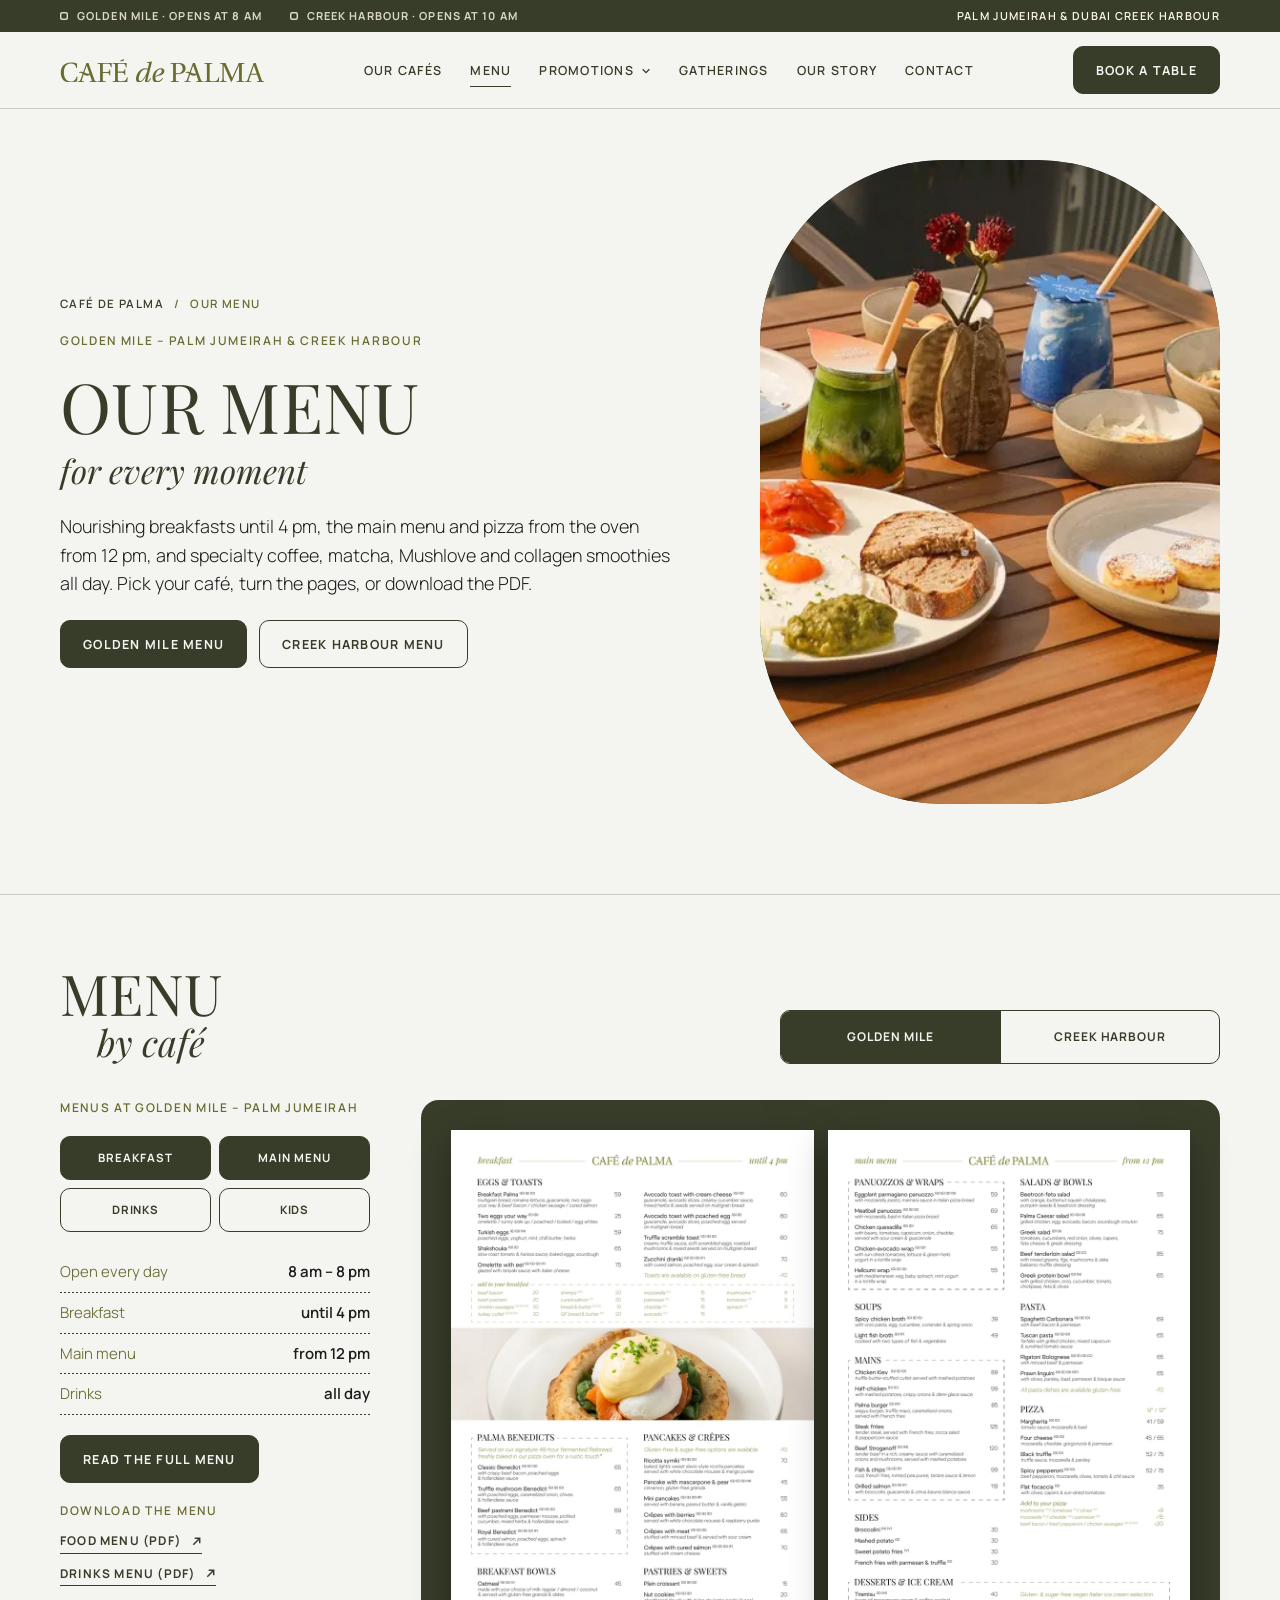
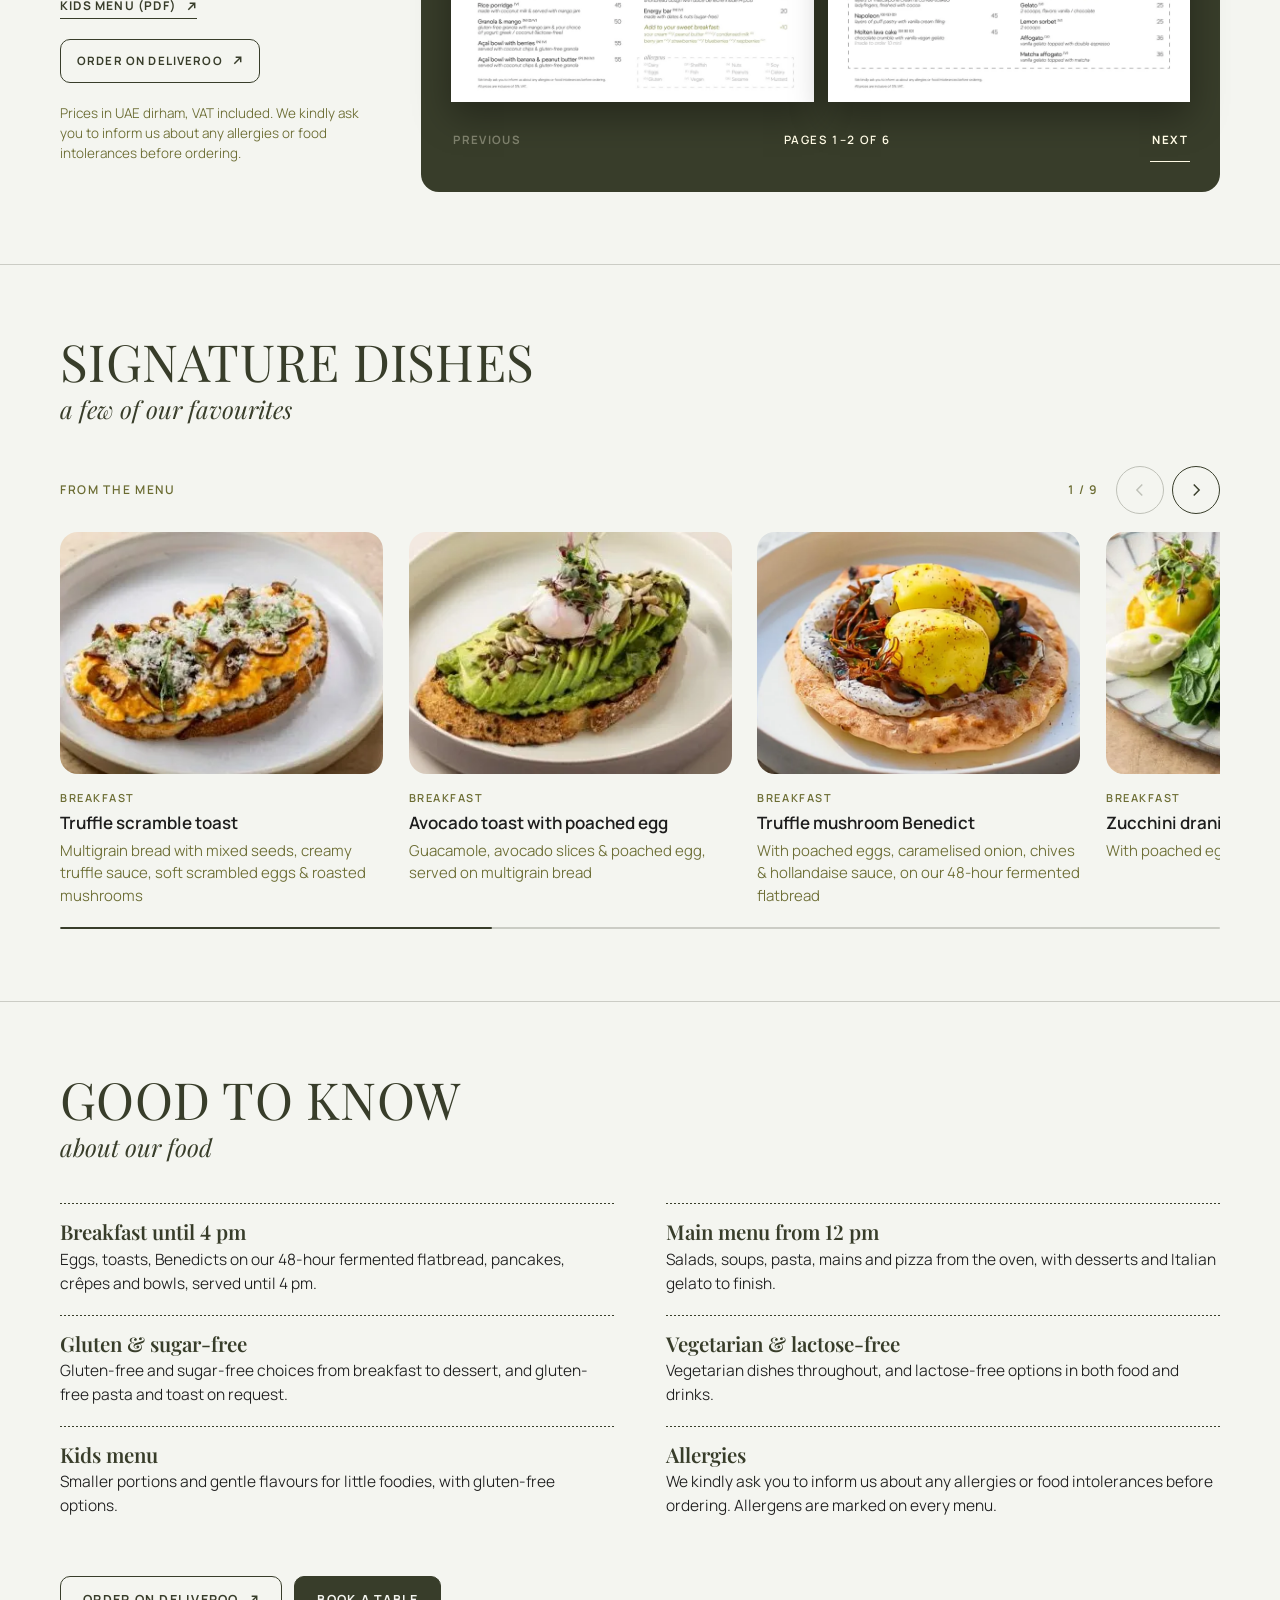
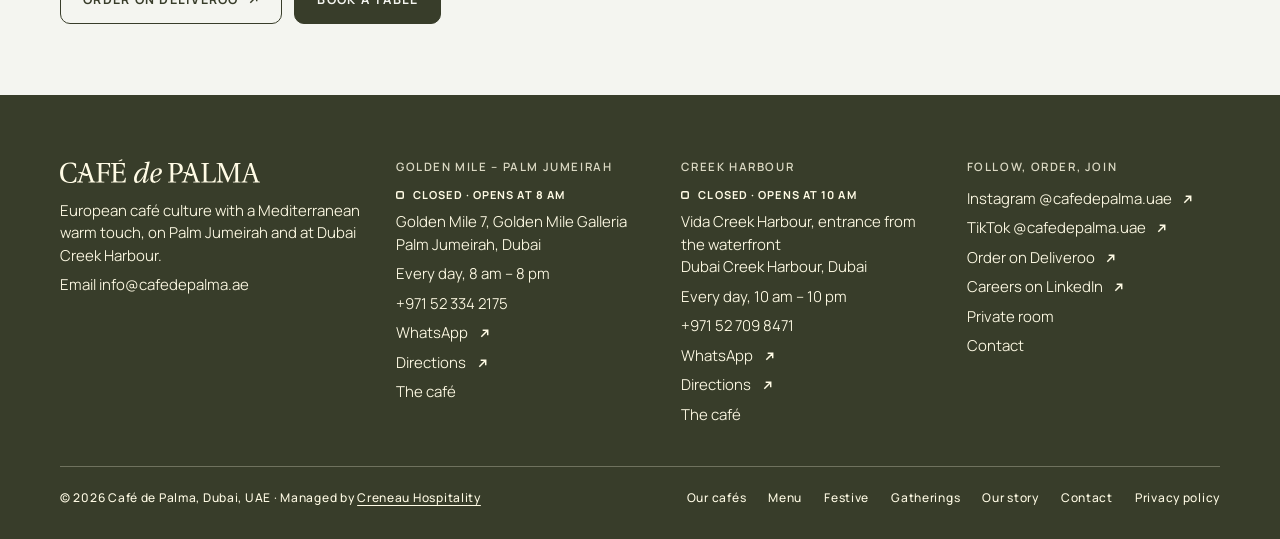
<file: menu/index.html>
<!doctype html>
<html lang="en">
<head>
<meta charset="utf-8">
<meta name="viewport" content="width=device-width,initial-scale=1,viewport-fit=cover">
<title>Menu | Café de Palma Dubai: breakfast, pizza, coffee &amp; smoothies</title>
<!-- Google tag (gtag.js) -->
<script async src="https://www.googletagmanager.com/gtag/js?id=G-DMEMDRD51P"></script>
<script>
  window.dataLayer = window.dataLayer || [];
  function gtag(){dataLayer.push(arguments);}
  gtag('js', new Date());
  gtag('config', 'G-DMEMDRD51P');
</script>
<meta name="description" content="Café de Palma menus: breakfast until 4 pm, pizza and mains from 12 pm, kids menu, coffee, matcha and smoothies. Read online or download the PDF.">
<link rel="canonical" href="https://cafedepalma.ae/menu/">
<link rel="alternate" hreflang="en" href="https://cafedepalma.ae/menu/">
<link rel="alternate" hreflang="x-default" href="https://cafedepalma.ae/menu/">
<meta name="robots" content="index, follow, max-image-preview:large">
<meta name="theme-color" content="#F4F5F0">
<meta name="color-scheme" content="light">
<link rel="icon" href="/assets/icons/favicon.svg" type="image/svg+xml">
<link rel="icon" href="/assets/icons/favicon-32.png" sizes="32x32" type="image/png">
<link rel="apple-touch-icon" href="/assets/icons/apple-touch-icon.png">
<link rel="manifest" href="/site.webmanifest">
<meta name="geo.region" content="AE-DU">
<meta name="geo.placename" content="Dubai">
<meta name="format-detection" content="telephone=no">
<meta property="og:type" content="website">
<meta property="og:site_name" content="Café de Palma">
<meta property="og:locale" content="en_AE">
<meta property="og:url" content="https://cafedepalma.ae/menu/">
<meta property="og:title" content="Menu | Café de Palma Dubai: breakfast, pizza, coffee &amp; smoothies">
<meta property="og:description" content="Café de Palma menus: breakfast until 4 pm, pizza and mains from 12 pm, kids menu, coffee, matcha and smoothies. Read online or download the PDF.">
<meta property="og:image" content="https://cafedepalma.ae/assets/og/home.jpg">
<meta property="og:image:width" content="1200">
<meta property="og:image:height" content="630">
<meta property="og:image:alt" content="Café de Palma dishes and drinks">
<meta property="og:image:type" content="image/jpeg">
<meta name="twitter:card" content="summary_large_image">
<meta name="twitter:title" content="Menu | Café de Palma Dubai: breakfast, pizza, coffee &amp; smoothies">
<meta name="twitter:description" content="Café de Palma menus: breakfast until 4 pm, pizza and mains from 12 pm, kids menu, coffee, matcha and smoothies. Read online or download the PDF.">
<meta name="twitter:image" content="https://cafedepalma.ae/assets/og/home.jpg">
<meta name="twitter:image:alt" content="Café de Palma dishes and drinks">
<link rel="preload" href="/assets/fonts/playfair-display-variable.woff2" as="font" type="font/woff2" crossorigin>
<link rel="preload" href="/assets/fonts/manrope-variable.woff2" as="font" type="font/woff2" crossorigin>
<link rel="stylesheet" href="/assets/cdp.css?v=5d5cc2a29e">
<script defer src="/assets/cdp.js?v=5d5cc2a29e"></script>
<script type="application/ld+json">
{
 "@context": "https://schema.org",
 "@graph": [
  {
   "@type": "Organization",
   "@id": "https://cafedepalma.ae/#brand",
   "name": "Café de Palma",
   "url": "https://cafedepalma.ae/",
   "logo": {
    "@type": "ImageObject",
    "url": "https://cafedepalma.ae/assets/icons/logo-512.png",
    "width": 512,
    "height": 512
   },
   "description": "An all-day café in Dubai: European café culture with a Mediterranean warm touch.",
   "email": "info@cafedepalma.ae",
   "sameAs": [
    "https://www.instagram.com/cafedepalma.uae/",
    "https://www.tiktok.com/@cafedepalma.uae",
    "https://www.linkedin.com/company/caf%C3%A9-de-palma/"
   ]
  },
  {
   "@type": "WebPage",
   "@id": "https://cafedepalma.ae/menu/#webpage",
   "url": "https://cafedepalma.ae/menu/",
   "name": "Menu",
   "description": "Café de Palma menus: breakfast until 4 pm, pizza and mains from 12 pm, kids menu, coffee, matcha and smoothies. Read online or download the PDF.",
   "inLanguage": "en",
   "isPartOf": {
    "@id": "https://cafedepalma.ae/#website"
   },
   "about": {
    "@id": "https://cafedepalma.ae/#brand"
   },
   "breadcrumb": {
    "@id": "https://cafedepalma.ae/menu/#breadcrumb"
   }
  },
  {
   "@type": "BreadcrumbList",
   "@id": "https://cafedepalma.ae/menu/#breadcrumb",
   "itemListElement": [
    {
     "@type": "ListItem",
     "position": 1,
     "name": "Café de Palma",
     "item": "https://cafedepalma.ae/"
    },
    {
     "@type": "ListItem",
     "position": 2,
     "name": "Menu",
     "item": "https://cafedepalma.ae/menu/"
    }
   ]
  },
  {
   "@type": "Menu",
   "@id": "https://cafedepalma.ae/menu/#menu",
   "name": "Café de Palma menu",
   "url": "https://cafedepalma.ae/menu/",
   "inLanguage": "en",
   "hasMenuSection": [
    {
     "@type": "MenuSection",
     "name": "Breakfast",
     "hasMenuItem": [
      {
       "@type": "MenuItem",
       "name": "Truffle scramble toast",
       "description": "Multigrain bread with mixed seeds, creamy truffle sauce, soft scrambled eggs & roasted mushrooms",
       "image": "https://cafedepalma.ae/img/cdp-dish-truffle-scramble-toast.webp"
      },
      {
       "@type": "MenuItem",
       "name": "Avocado toast with poached egg",
       "description": "Guacamole, avocado slices & poached egg, served on multigrain bread",
       "image": "https://cafedepalma.ae/img/cdp-dish-avocado-toast-poached-egg.webp"
      },
      {
       "@type": "MenuItem",
       "name": "Truffle mushroom Benedict",
       "description": "With poached eggs, caramelised onion, chives & hollandaise sauce, on our 48-hour fermented flatbread",
       "image": "https://cafedepalma.ae/img/cdp-dish-truffle-mushroom-benedict.webp"
      },
      {
       "@type": "MenuItem",
       "name": "Zucchini draniki with cured salmon",
       "description": "With poached egg, sour cream & spinach",
       "image": "https://cafedepalma.ae/img/cdp-dish-zucchini-draniki-cured-salmon.webp"
      }
     ]
    },
    {
     "@type": "MenuSection",
     "name": "Main menu",
     "hasMenuItem": [
      {
       "@type": "MenuItem",
       "name": "Beef tenderloin salad",
       "description": "With mixed greens, figs, mushrooms & date balsamic-truffle dressing",
       "image": "https://cafedepalma.ae/img/cdp-dish-beef-tenderloin-steak-salad.webp"
      },
      {
       "@type": "MenuItem",
       "name": "Greek salad",
       "description": "Tomatoes, cucumbers, red onion, olives, capers, feta cheese & Greek dressing",
       "image": "https://cafedepalma.ae/img/cdp-dish-greek-salad.webp"
      },
      {
       "@type": "MenuItem",
       "name": "Rigatoni Bolognese",
       "description": "With minced beef & parmesan",
       "image": "https://cafedepalma.ae/img/cdp-dish-rigatoni-bolognese.webp"
      },
      {
       "@type": "MenuItem",
       "name": "Chicken Kiev",
       "description": "Truffle butter-stuffed cutlet, served with mashed potatoes",
       "image": "https://cafedepalma.ae/img/cdp-dish-chicken-kiev.webp"
      }
     ]
    },
    {
     "@type": "MenuSection",
     "name": "Pizza",
     "hasMenuItem": [
      {
       "@type": "MenuItem",
       "name": "Black truffle pizza",
       "description": "Truffle sauce, mozzarella & parsley, in 9 or 12 inches",
       "image": "https://cafedepalma.ae/img/cdp-dish-black-truffle-pizza.webp"
      }
     ]
    }
   ]
  }
 ]
}
</script>
</head>
<body>
<a class="skip" href="#main">Skip to content</a>

<div class="strip">
  <div class="wrap">
    <div class="strip-status" aria-label="Opening status, Dubai time">
      <span class="status" data-status="golden-mile" data-status-short data-status-prefix="Golden Mile · "></span>
      <span class="status" data-status="creek-harbour" data-status-short data-status-prefix="Creek Harbour · "></span>
    </div>
    <a class="strip-link" href="/#cafes">Palm Jumeirah &amp; Dubai Creek Harbour</a>
  </div>
</div>
<header class="site-header">
  <div class="wrap">
    <a class="brand" href="/" aria-label="Café de Palma, home"><svg xmlns="http://www.w3.org/2000/svg" viewBox="657.94 504.87 605.07 70.1" width="226" height="26" aria-hidden="true" focusable="false"><g fill="currentColor"><path d="M 1074.984 566.367 L 1057.433 516.464 L 1051.304 516.464 L 1042.609 540.960 C 1042.308 541.843 1041.976 542.781 1041.617 543.746 C 1032.425 540.683 1028.699 544.988 1028.699 544.988 L 1030.464 546.753 C 1030.464 546.753 1033.722 544.324 1039.933 548.464 C 1037.890 554.226 1035.628 560.492 1033.640 565.648 C 1031.902 570.117 1031.156 571.109 1025.941 571.359 L 1025.941 573.757 L 1044.156 573.757 L 1044.156 571.359 L 1039.878 570.917 C 1037.394 570.667 1037.144 569.839 1037.808 567.605 C 1039.214 562.640 1040.953 557.511 1042.859 551.636 L 1043.109 550.917 C 1043.410 551.113 1056.273 559.304 1061.156 550.863 L 1061.406 551.636 L 1066.953 567.441 C 1067.781 569.839 1067.367 570.75 1064.718 571 L 1060.992 571.332 L 1060.992 573.730 L 1082.191 573.730 L 1082.191 571.332 C 1077.386 570.917 1076.476 570.667 1074.984 566.367 Z M 1045.039 545.097 C 1047.386 538.007 1049.812 531.085 1051.968 524.796 L 1052.214 524.796 L 1060.218 547.882 C 1060.027 548.023 1056.382 550.449 1045.039 545.097 Z M 1045.039 545.097 "></path><path d="M 758.046 566.367 L 740.496 516.464 L 734.367 516.464 L 725.671 540.960 C 725.367 541.843 725.039 542.781 724.679 543.746 C 715.488 540.683 711.761 544.988 711.761 544.988 L 713.527 546.753 C 713.527 546.753 716.785 544.324 722.996 548.464 C 720.953 554.226 718.691 560.492 716.703 565.648 C 714.964 570.117 714.218 571.109 709.003 571.359 L 709.003 573.757 L 727.218 573.757 L 727.218 571.359 L 722.914 570.945 C 720.429 570.695 720.179 569.867 720.843 567.632 C 722.25 562.667 723.988 557.539 725.894 551.664 L 726.140 550.945 C 726.445 551.140 739.308 559.332 744.191 550.890 L 744.441 551.664 L 749.988 567.468 C 750.816 569.867 750.402 570.781 747.753 571.027 L 744.027 571.359 L 744.027 573.757 L 765.25 573.757 L 765.25 571.359 C 760.449 570.917 759.539 570.667 758.046 566.367 Z M 728.101 545.097 C 730.449 538.007 732.875 531.085 735.031 524.796 L 735.277 524.796 L 743.281 547.882 C 743.089 548.023 739.472 550.449 728.101 545.097 Z M 728.101 545.097 "></path><path d="M 687.832 572.070 C 670.773 572.070 667.214 555.273 667.214 545.257 C 667.214 531.687 672.597 518.117 687.996 518.117 C 696.445 518.117 702.324 521.589 703.894 531.355 L 706.378 531.355 L 706.378 518.445 C 702.652 516.707 696.359 515.218 688.824 515.218 C 678.640 515.218 670.445 518.199 665.476 523.742 C 660.757 529.039 657.941 536.156 657.941 545.507 C 657.941 555.187 660.839 562.968 665.808 567.933 C 670.941 573.062 679.054 574.968 688.328 574.968 C 694.953 574.968 702.570 573.148 706.546 570.996 L 707.703 557.175 L 705.218 557.175 C 702.902 565.781 698.679 572.070 687.832 572.070 Z M 687.832 572.070 "></path><path d="M 767.460 518.863 C 774.746 519.359 774.910 519.527 774.910 524.160 L 774.910 566.035 C 774.910 570.667 774.746 570.832 767.460 571.332 L 767.460 573.730 L 791.886 573.730 L 791.886 571.332 C 783.355 570.832 783.109 570.667 783.109 566.035 L 783.109 546.667 L 794.699 546.667 C 801.738 546.667 802.070 548.656 802.816 553.953 L 805.300 553.953 L 805.300 536.242 L 802.816 536.242 C 802.070 541.539 801.738 543.523 794.699 543.523 L 783.109 543.523 L 783.109 522.339 C 783.109 519.609 783.441 519.359 786.171 519.359 L 794.371 519.359 C 803.972 519.359 805.878 521.265 807.039 529.703 L 809.523 529.703 L 809.523 516.464 L 767.460 516.464 Z M 767.460 518.863 "></path><path d="M 838.503 570.832 C 834.613 570.832 831.632 570.667 829.890 570.007 C 828.152 569.261 827.824 567.855 827.824 563.800 L 827.824 545.511 L 839.414 545.511 C 846.453 545.511 846.785 547.496 847.531 552.710 L 850.011 552.710 L 850.011 535.25 L 847.531 535.25 C 846.785 540.378 846.453 542.367 839.414 542.367 L 827.824 542.367 L 827.824 522.339 C 827.824 519.691 828.238 519.359 830.886 519.359 L 839 519.359 C 848.441 519.359 850.343 521.429 851.503 530.035 L 853.988 530.035 L 853.988 516.464 L 812.171 516.464 L 812.171 518.863 C 819.460 519.359 819.625 519.527 819.625 524.160 L 819.625 566.035 C 819.625 570.667 819.460 570.832 812.171 571.332 L 812.171 573.730 L 856.058 573.730 L 857.050 559.414 L 854.566 559.414 C 852.664 569.511 848.937 570.832 838.503 570.832 Z M 838.503 570.832 "></path><path d="M 835.246 509.625 L 835.882 511.968 L 845.957 509.265 L 846.371 504.878 Z M 835.246 509.625 "></path><path d="M 917.191 570.425 C 915.535 570.425 915.703 568.523 916.363 565.875 L 929.445 512.746 L 929.031 512.332 L 914.292 514.320 L 913.796 516.222 L 918.765 516.718 C 920.753 516.882 920.917 517.464 920.257 520.113 L 917.109 533.433 L 916.945 533.601 C 915.371 532.773 912.804 532.195 909.988 532.195 C 890.695 532.195 881.835 553.792 881.835 563.804 C 881.835 569.183 883.410 574.730 890.117 574.730 C 899.636 574.730 907.007 564.550 911.894 555.695 L 912.058 555.695 L 909.324 565.542 C 907.671 571.417 908.910 574.812 913.136 574.730 C 919.179 574.730 923.816 569.101 926.632 562.812 L 924.644 561.652 C 923.152 564.550 919.511 570.425 917.191 570.425 Z M 908 557.765 C 904.027 564.218 898.562 570.425 894.171 570.425 C 891.523 570.425 890.035 568.191 890.035 564.468 C 890.035 555.531 897.238 535.089 910.484 535.089 C 913.050 535.089 915.207 535.835 916.199 536.746 C 914.957 543.117 912.222 550.894 908 557.765 Z M 908 557.765 "></path><path d="M 1023.070 519.773 C 1019.093 517.292 1013.796 516.464 1008 516.464 L 984.898 516.464 L 984.898 518.863 C 992.183 519.359 992.347 519.527 992.347 524.160 L 992.347 566.035 C 992.347 570.667 992.183 570.832 984.898 571.332 L 984.898 573.730 L 1009.324 573.730 L 1009.324 571.332 C 1000.796 570.832 1000.546 570.667 1000.546 566.035 L 1000.546 550.226 L 1005.265 550.226 C 1009.074 550.226 1012.800 549.898 1015.863 549.152 C 1022.238 547.496 1029.527 543.027 1029.527 532.683 C 1029.527 526.394 1026.796 522.089 1023.070 519.773 Z M 1006.675 547.332 C 1001.789 547.332 1000.546 547.167 1000.546 544.105 L 1000.546 522.421 C 1000.546 520.105 1001.457 519.359 1006.839 519.359 C 1015.367 519.359 1020.585 524.242 1020.585 533.261 C 1020.585 543.609 1013.796 547.332 1006.675 547.332 Z M 1006.675 547.332 "></path><path d="M 1112.078 570.832 C 1107.937 570.832 1104.957 570.667 1103.218 570.007 C 1101.480 569.261 1101.148 567.855 1101.148 563.800 L 1101.148 524.160 C 1101.148 519.527 1101.398 519.359 1109.097 518.863 L 1109.097 516.464 L 1085.5 516.464 L 1085.5 518.863 C 1092.785 519.359 1092.953 519.527 1092.953 524.160 L 1092.953 566.035 C 1092.953 570.667 1092.785 570.832 1085.5 571.332 L 1085.5 573.730 L 1128.472 573.730 L 1129.468 558.917 L 1126.984 558.917 C 1125.328 569.757 1120.773 570.832 1112.078 570.832 Z M 1112.078 570.832 "></path><path d="M 1178.179 538.394 L 1168.242 560.574 L 1168.078 560.574 L 1158.304 538.476 C 1155.078 531.113 1151.601 523.828 1148.617 516.464 L 1131.808 516.464 L 1131.808 518.863 C 1139.097 519.359 1139.261 519.527 1139.261 524.160 L 1139.261 556.929 C 1139.261 561.316 1139.097 564.460 1138.683 567.191 C 1138.187 570.667 1136.199 571 1131.894 571.332 L 1131.894 573.730 L 1151.515 573.730 L 1151.515 571.332 C 1146.136 570.917 1144.148 570.667 1143.652 567.191 C 1143.238 564.460 1143.070 561.316 1143.070 556.929 L 1143.070 524.078 L 1143.238 524.078 L 1164.597 572.738 L 1166.835 572.738 L 1188.445 524.078 L 1188.695 524.078 L 1188.695 566.035 C 1188.695 570.667 1188.527 570.832 1181.242 571.332 L 1181.242 573.730 L 1204.343 573.730 L 1204.343 571.332 C 1197.140 570.832 1196.890 570.667 1196.890 566.035 L 1196.890 524.160 C 1196.890 519.527 1197.140 519.359 1204.343 518.863 L 1204.343 516.464 L 1187.699 516.464 C 1184.886 523.828 1181.492 531.113 1178.179 538.394 Z M 1178.179 538.394 "></path><path d="M 1255.800 566.363 L 1238.246 516.464 L 1232.117 516.464 L 1223.421 540.960 C 1220.855 548.160 1217.378 558.089 1214.480 565.621 C 1212.742 570.089 1211.996 571.082 1206.781 571.332 L 1206.781 573.730 L 1224.996 573.730 L 1224.996 571.332 L 1220.691 570.917 C 1218.207 570.667 1217.957 569.839 1218.621 567.605 C 1220.027 562.640 1221.765 557.511 1223.671 551.636 L 1242.218 551.636 L 1247.765 567.441 C 1248.593 569.839 1248.179 570.75 1245.531 571 L 1241.804 571.332 L 1241.804 573.730 L 1263.003 573.730 L 1263.003 571.332 C 1258.199 570.917 1257.289 570.667 1255.800 566.363 Z M 1224.746 548.492 C 1227.398 540.214 1230.296 532.105 1232.781 524.824 L 1233.027 524.824 L 1241.226 548.492 Z M 1224.746 548.492 "></path><path d="M 948.628 554.871 C 954.093 554.070 958.511 551.585 958.511 551.585 C 960.359 550.539 961.742 549.464 962.898 548.414 C 965.796 545.519 966.378 542.789 966.378 540.468 C 966.378 536.085 962.898 532.195 956.109 532.195 C 948.656 532.195 942.531 536 937.976 541.628 C 933.589 547.007 931.105 554.207 931.105 561.160 C 931.105 572.746 938.640 574.730 943.441 574.730 C 949.484 574.730 956.773 572.082 962.402 562.898 L 960.5 561.242 C 957.519 565.132 953.046 570.675 946.835 570.675 C 941.316 570.675 939.496 566.179 939.300 560.136 C 939.410 559.945 941.730 555.890 948.628 554.871 Z M 939.437 556.964 C 939.437 556.937 939.437 556.937 939.437 556.910 C 939.437 556.855 939.437 556.800 939.437 556.746 C 939.437 556.718 939.437 556.691 939.437 556.664 C 939.437 556.605 939.437 556.523 939.437 556.441 C 939.496 555.753 939.632 554.539 939.964 552.578 C 941.949 543.449 947.691 535.089 953.765 535.089 C 956.660 535.089 958.566 537.078 958.566 539.972 C 958.566 542.015 957.933 544.140 956.496 546.152 C 956.496 546.152 954.593 549.628 948.574 551.613 C 943.605 553.269 941.289 555.144 939.437 557.160 C 939.437 557.105 939.437 557.046 939.437 556.964 Z M 939.437 556.964 "></path></g></svg></a>
    <nav class="site-nav" id="site-nav" aria-label="Main">
      <a href="/#cafes">Our cafés</a>
      <a href="/menu/" aria-current="page">Menu</a>
      <div class="nav-group"><button type="button" class="nav-parent" aria-expanded="false" aria-controls="nav-promos">Promotions<svg viewBox="0 0 12 12" width="10" height="10" aria-hidden="true"><path d="m2 4 4 4 4-4" fill="none" stroke="currentColor" stroke-width="1.6"/></svg></button><div class="nav-sub" id="nav-promos"><a href="/halloween/" data-show-until="2026-10-31">Halloween</a><a href="/fuel-challenge/" data-show-until="2026-11-29">Palma 30×30 Fuel Challenge</a><a href="/festive/">Festive season</a></div></div>
      <a href="/gatherings/">Gatherings</a>
      <a href="/our-story/">Our story</a>
      <a href="/contact/">Contact</a>
    </nav>
    <div class="header-actions">
      <a class="btn" href="/#cafes" data-open-book><span>Book<span class="long"> a table</span></span></a>
      <button class="nav-toggle" type="button" aria-expanded="false" aria-controls="site-nav">
        <span class="sr-only">Menu</span>
        <svg width="22" height="16" viewBox="0 0 22 16" aria-hidden="true" focusable="false"><path d="M0 1h22M0 8h22M0 15h22" stroke="currentColor" stroke-width="1.6" fill="none"/></svg>
      </button>
    </div>
  </div>
</header>
<main id="main" tabindex="-1">
  <section class="page-hero" aria-labelledby="h-menu">
    <div class="wrap">
      <div class="hero-copy">
        <nav class="crumbs" aria-label="Breadcrumb"><a href="/">Café de Palma</a><span aria-hidden="true">/</span><span aria-current="page">Our menu</span></nav>
        <p class="eyebrow">Golden Mile – Palm Jumeirah &amp; Creek Harbour</p>
        <h1 class="lockup " id="h-menu"><span class="lockup__upper">Our menu</span><span class="lockup__lower">for every moment</span></h1>
        <p class="lead">Nourishing breakfasts until 4 pm, the main menu and pizza from the oven from 12 pm, and specialty coffee, matcha, Mushlove and collagen smoothies all day. Pick your café, turn the pages, or download the PDF.</p>
        <div class="actions">
          <a class="btn" href="#menu-golden-mile">Golden Mile menu</a>
          <a class="btn btn-line" href="#menu-creek-harbour">Creek Harbour menu</a>
        </div>
      </div>
      <div class="hero-media">
        <div class="arch"><img class="ph" src="/img/cdp-breakfast-spread.webp" srcset="/img/cdp-breakfast-spread-720.webp 720w, /img/cdp-breakfast-spread.webp 1015w" sizes="(max-width:900px) 80vw, 470px" width="1015" height="718" alt="A breakfast table with eggs, avocado toast, ricotta syrniki and smoothies in the sun" fetchpriority="high" decoding="async" style="--pos:50% 55%"></div>
      </div>
    </div>
  </section>

  <section class="sec sec--flush sec--rule" id="menus" aria-label="The menus by café">
    <div class="wrap">
      <div class="menu-tools" id="menu-tools">
        <div class="menu-switch">
          <h2 class="menu-lockup" id="menus-h"><span class="menu-lockup__upper">Menu</span><span class="menu-lockup__lower">by café</span></h2>
          <div class="seg" role="group" aria-label="Choose a café">
            <button type="button" data-menu-cafe="golden-mile" aria-pressed="true">Golden Mile</button>
            <button type="button" data-menu-cafe="creek-harbour" aria-pressed="false">Creek Harbour</button>
          </div>
        </div>
        <div class="menu-panel" data-cafe="golden-mile" id="menu-golden-mile">
          <div class="mn-aside">
            <p class="eyebrow">Menus at Golden Mile – Palm Jumeirah</p>
            <div class="mn-tabs" role="group" aria-label="Choose a menu"><button type="button" class="mn-tab" data-menu-tab="breakfast" aria-pressed="false">Breakfast</button><button type="button" class="mn-tab" data-menu-tab="main" aria-pressed="false">Main menu</button><button type="button" class="mn-tab" data-menu-tab="drinks" aria-pressed="false">Drinks</button><button type="button" class="mn-tab" data-menu-tab="kids" aria-pressed="false">Kids</button></div>
            <dl class="serving">
          <div><dt>Open every day</dt><dd>8 am – 8 pm</dd></div>
          <div><dt>Breakfast</dt><dd>until 4 pm</dd></div>
          <div><dt>Main menu</dt><dd>from 12 pm</dd></div>
          <div><dt>Drinks</dt><dd>all day</dd></div>
        </dl>
            <div class="actions mn-read"><button type="button" class="btn" data-read>Read the full menu</button></div>
            <div class="mn-pdfs"><p class="eyebrow">Download the menu</p><ul><li><a class="link-caps" href="/menus/cafe-de-palma-golden-mile-food-menu.pdf" target="_blank" rel="noopener" type="application/pdf">Food menu (PDF)<svg class="ext" viewBox="0 0 12 12" width="11" height="11" aria-hidden="true" focusable="false"><path d="M4 2.5h5.5V8M9.5 2.5 2.5 9.5" fill="none" stroke="currentColor" stroke-width="1.6"/></svg><span class="sr-only"> (opens in a new tab)</span></a></li><li><a class="link-caps" href="/menus/cafe-de-palma-golden-mile-drinks-menu.pdf" target="_blank" rel="noopener" type="application/pdf">Drinks menu (PDF)<svg class="ext" viewBox="0 0 12 12" width="11" height="11" aria-hidden="true" focusable="false"><path d="M4 2.5h5.5V8M9.5 2.5 2.5 9.5" fill="none" stroke="currentColor" stroke-width="1.6"/></svg><span class="sr-only"> (opens in a new tab)</span></a></li><li><a class="link-caps" href="/menus/cafe-de-palma-golden-mile-kids-menu.pdf" target="_blank" rel="noopener" type="application/pdf">Kids menu (PDF)<svg class="ext" viewBox="0 0 12 12" width="11" height="11" aria-hidden="true" focusable="false"><path d="M4 2.5h5.5V8M9.5 2.5 2.5 9.5" fill="none" stroke="currentColor" stroke-width="1.6"/></svg><span class="sr-only"> (opens in a new tab)</span></a></li></ul></div>
            <div class="actions"><a class="btn btn-line btn-sm" href="https://deliveroo.ae/menu/dubai/the-palm/cafe-de-palma" target="_blank" rel="noopener">Order on Deliveroo<svg class="ext" viewBox="0 0 12 12" width="11" height="11" aria-hidden="true" focusable="false"><path d="M4 2.5h5.5V8M9.5 2.5 2.5 9.5" fill="none" stroke="currentColor" stroke-width="1.6"/></svg><span class="sr-only"> (opens in a new tab)</span></a></div>
            <p class="note">Prices in UAE dirham, VAT included. We kindly ask you to inform us about any allergies or food intolerances before ordering.</p>
          </div>
          <div class="mn-book">
            <div class="mn-spread"><button type="button" class="mn-pg"><img alt="" decoding="async" loading="lazy"></button><button type="button" class="mn-pg"><img alt="" decoding="async" loading="lazy"></button></div>
            <div class="mn-ctl"><button type="button" class="mn-nav" data-dir="-1">Previous</button><span class="mn-count" aria-live="polite"></span><button type="button" class="mn-nav" data-dir="1">Next</button></div>
          </div>
        </div>
        <div class="menu-panel" data-cafe="creek-harbour" id="menu-creek-harbour" hidden>
          <div class="mn-aside">
            <p class="eyebrow">Menus at Creek Harbour</p>
            <div class="mn-tabs" role="group" aria-label="Choose a menu"><button type="button" class="mn-tab" data-menu-tab="breakfast" aria-pressed="false">Breakfast</button><button type="button" class="mn-tab" data-menu-tab="main" aria-pressed="false">Main menu</button><button type="button" class="mn-tab" data-menu-tab="drinks" aria-pressed="false">Drinks</button><button type="button" class="mn-tab" data-menu-tab="kids" aria-pressed="false">Kids</button></div>
            <dl class="serving">
          <div><dt>Open every day</dt><dd>10 am – 10 pm</dd></div>
          <div><dt>Breakfast</dt><dd>until 4 pm</dd></div>
          <div><dt>Main menu</dt><dd>from 12 pm</dd></div>
          <div><dt>Drinks</dt><dd>all day</dd></div>
        </dl>
            <div class="actions mn-read"><button type="button" class="btn" data-read>Read the full menu</button></div>
            <div class="mn-pdfs"><p class="eyebrow">Download the menu</p><ul><li><a class="link-caps" href="/menus/cafe-de-palma-creek-harbour-menu.pdf" target="_blank" rel="noopener" type="application/pdf">Food & drinks menu (PDF)<svg class="ext" viewBox="0 0 12 12" width="11" height="11" aria-hidden="true" focusable="false"><path d="M4 2.5h5.5V8M9.5 2.5 2.5 9.5" fill="none" stroke="currentColor" stroke-width="1.6"/></svg><span class="sr-only"> (opens in a new tab)</span></a></li><li><a class="link-caps" href="/menus/cafe-de-palma-creek-harbour-kids-menu.pdf" target="_blank" rel="noopener" type="application/pdf">Kids menu (PDF)<svg class="ext" viewBox="0 0 12 12" width="11" height="11" aria-hidden="true" focusable="false"><path d="M4 2.5h5.5V8M9.5 2.5 2.5 9.5" fill="none" stroke="currentColor" stroke-width="1.6"/></svg><span class="sr-only"> (opens in a new tab)</span></a></li></ul></div>
            
            <p class="note">Prices in UAE dirham, VAT included. We kindly ask you to inform us about any allergies or food intolerances before ordering.</p>
          </div>
          <div class="mn-book">
            <div class="mn-spread"><button type="button" class="mn-pg"><img alt="" decoding="async" loading="lazy"></button><button type="button" class="mn-pg"><img alt="" decoding="async" loading="lazy"></button></div>
            <div class="mn-ctl"><button type="button" class="mn-nav" data-dir="-1">Previous</button><span class="mn-count" aria-live="polite"></span><button type="button" class="mn-nav" data-dir="1">Next</button></div>
          </div>
        </div>
      </div>

    </div>
  </section>

  <section class="sec sec--flush sec--rule" aria-labelledby="fav-h">
    <div class="wrap">
      <div class="sec-head"><h2 class="lockup h2" id="fav-h"><span class="lockup__upper">Signature dishes</span><span class="lockup__lower">a few of our favourites</span></h2></div>
      <div class="carousel" data-carousel aria-roledescription="carousel" aria-label="From the menu" data-reveal>
        <div class="carousel__bar">
          <p class="eyebrow">From the menu</p>
          <div class="carousel__ctl">
            <span class="carousel__count" aria-hidden="true"><span data-car-now>1</span> / 9</span>
            <button type="button" class="car-btn" data-car="-1" aria-label="Previous dishes"><svg viewBox="0 0 20 20" width="18" height="18" aria-hidden="true"><path d="M12.5 4 6.5 10l6 6" fill="none" stroke="currentColor" stroke-width="1.6"/></svg></button>
            <button type="button" class="car-btn" data-car="1" aria-label="Next dishes"><svg viewBox="0 0 20 20" width="18" height="18" aria-hidden="true"><path d="m7.5 4 6 6-6 6" fill="none" stroke="currentColor" stroke-width="1.6"/></svg></button>
          </div>
        </div>
        <ul class="car-track" tabindex="0" aria-label="Dishes, scroll sideways">
          <li class="dish">
            <div class="dish-media"><img class="ph" src="/img/cdp-dish-truffle-scramble-toast.webp" width="451" height="264" alt="Truffle scramble toast with roasted mushrooms and grated cheese on multigrain bread" loading="lazy" decoding="async"></div>
            <p class="dish-tag">Breakfast</p>
            <h3 class="dish-name">Truffle scramble toast</h3>
            <p class="dish-text">Multigrain bread with mixed seeds, creamy truffle sauce, soft scrambled eggs & roasted mushrooms</p>
          </li>
          <li class="dish">
            <div class="dish-media"><img class="ph" src="/img/cdp-dish-avocado-toast-poached-egg.webp" width="430" height="252" alt="Avocado toast topped with a poached egg, seeds and micro herbs" loading="lazy" decoding="async"></div>
            <p class="dish-tag">Breakfast</p>
            <h3 class="dish-name">Avocado toast with poached egg</h3>
            <p class="dish-text">Guacamole, avocado slices & poached egg, served on multigrain bread</p>
          </li>
          <li class="dish">
            <div class="dish-media"><img class="ph" src="/img/cdp-dish-truffle-mushroom-benedict.webp" width="908" height="533" alt="Truffle mushroom Benedict with hollandaise on a round flatbread" loading="lazy" decoding="async"></div>
            <p class="dish-tag">Breakfast</p>
            <h3 class="dish-name">Truffle mushroom Benedict</h3>
            <p class="dish-text">With poached eggs, caramelised onion, chives & hollandaise sauce, on our 48-hour fermented flatbread</p>
          </li>
          <li class="dish">
            <div class="dish-media"><img class="ph" src="/img/cdp-dish-zucchini-draniki-cured-salmon.webp" width="548" height="321" alt="Zucchini fritters with a rose of cured salmon, spinach and sour cream" loading="lazy" decoding="async"></div>
            <p class="dish-tag">Breakfast</p>
            <h3 class="dish-name">Zucchini draniki with cured salmon</h3>
            <p class="dish-text">With poached egg, sour cream & spinach</p>
          </li>
          <li class="dish">
            <div class="dish-media"><img class="ph" src="/img/cdp-dish-beef-tenderloin-steak-salad.webp" width="714" height="419" alt="Beef tenderloin salad with figs, mushrooms and shaved parmesan" loading="lazy" decoding="async"></div>
            <p class="dish-tag">Main menu</p>
            <h3 class="dish-name">Beef tenderloin salad</h3>
            <p class="dish-text">With mixed greens, figs, mushrooms & date balsamic-truffle dressing</p>
          </li>
          <li class="dish">
            <div class="dish-media"><img class="ph" src="/img/cdp-dish-greek-salad.webp" width="730" height="428" alt="Greek salad with a slab of feta over tomato, cucumber and olives" loading="lazy" decoding="async"></div>
            <p class="dish-tag">Main menu</p>
            <h3 class="dish-name">Greek salad</h3>
            <p class="dish-text">Tomatoes, cucumbers, red onion, olives, capers, feta cheese & Greek dressing</p>
          </li>
          <li class="dish">
            <div class="dish-media"><img class="ph" src="/img/cdp-dish-rigatoni-bolognese.webp" width="584" height="343" alt="Rigatoni Bolognese with parmesan in a ridged stoneware bowl" loading="lazy" decoding="async"></div>
            <p class="dish-tag">Main menu</p>
            <h3 class="dish-name">Rigatoni Bolognese</h3>
            <p class="dish-text">With minced beef & parmesan</p>
          </li>
          <li class="dish">
            <div class="dish-media"><img class="ph" src="/img/cdp-dish-chicken-kiev.webp" width="584" height="344" alt="Chicken Kiev on mashed potato with micro herbs" loading="lazy" decoding="async"></div>
            <p class="dish-tag">Main menu</p>
            <h3 class="dish-name">Chicken Kiev</h3>
            <p class="dish-text">Truffle butter-stuffed cutlet, served with mashed potatoes</p>
          </li>
          <li class="dish">
            <div class="dish-media"><img class="ph" src="/img/cdp-dish-black-truffle-pizza.webp" width="748" height="439" alt="Black truffle pizza with a blistered crust" loading="lazy" decoding="async"></div>
            <p class="dish-tag">Pizza</p>
            <h3 class="dish-name">Black truffle pizza</h3>
            <p class="dish-text">Truffle sauce, mozzarella & parsley, in 9 or 12 inches</p>
          </li>
        </ul>
        <div class="car-progress" aria-hidden="true"><span></span></div>
      </div>


    </div>
  </section>

  <section class="sec sec--flush sec--rule" aria-labelledby="know-menu">
    <div class="wrap">
      <div class="sec-head"><h2 class="lockup h2" id="know-menu"><span class="lockup__upper">Good to know</span><span class="lockup__lower">about our food</span></h2></div>
      <ul class="feature-list">
        <li><h3>Breakfast until 4 pm</h3><p>Eggs, toasts, Benedicts on our 48-hour fermented flatbread, pancakes, crêpes and bowls, served until 4 pm.</p></li>
        <li><h3>Main menu from 12 pm</h3><p>Salads, soups, pasta, mains and pizza from the oven, with desserts and Italian gelato to finish.</p></li>
        <li><h3>Gluten &amp; sugar-free</h3><p>Gluten-free and sugar-free choices from breakfast to dessert, and gluten-free pasta and toast on request.</p></li>
        <li><h3>Vegetarian &amp; lactose-free</h3><p>Vegetarian dishes throughout, and lactose-free options in both food and drinks.</p></li>
        <li><h3>Kids menu</h3><p>Smaller portions and gentle flavours for little foodies, with gluten-free options.</p></li>
        <li><h3>Allergies</h3><p>We kindly ask you to inform us about any allergies or food intolerances before ordering. Allergens are marked on every menu.</p></li>
      </ul>
      <div class="actions menu-cta">
        <a class="btn btn-line" href="https://deliveroo.ae/menu/dubai/the-palm/cafe-de-palma" target="_blank" rel="noopener">Order on Deliveroo<svg class="ext" viewBox="0 0 12 12" width="11" height="11" aria-hidden="true" focusable="false"><path d="M4 2.5h5.5V8M9.5 2.5 2.5 9.5" fill="none" stroke="currentColor" stroke-width="1.6"/></svg><span class="sr-only"> (opens in a new tab)</span></a>
        <a class="btn" href="/#cafes" data-open-book>Book a table</a>
      </div>
    </div>
  </section>

</main>

<footer class="site-footer" id="contact">
  <div class="wrap">
    <div class="foot-grid">
      <div class="foot-col">
        <img class="logo" src="/assets/logo/cafe-de-palma-logotype-cream.svg" alt="Café de Palma" width="200" height="23" loading="lazy">
        <p>European café culture with a Mediterranean warm touch, on Palm Jumeirah and at Dubai Creek Harbour.</p>
        <span>Email <span class="select-all">info@cafedepalma.ae</span></span>
      </div>
      <div class="foot-col">
        <h2>Golden Mile – Palm Jumeirah</h2>
        <p class="status" data-status="golden-mile"></p>
        <address>Golden Mile 7, Golden Mile Galleria<br>Palm Jumeirah, Dubai</address>
        <span>Every day, 8 am – 8 pm</span>
        <a href="tel:+971523342175">+971 52 334 2175</a>
        <a href="https://wa.me/971523342175" target="_blank" rel="noopener">WhatsApp<svg class="ext" viewBox="0 0 12 12" width="11" height="11" aria-hidden="true" focusable="false"><path d="M4 2.5h5.5V8M9.5 2.5 2.5 9.5" fill="none" stroke="currentColor" stroke-width="1.6"/></svg><span class="sr-only"> (opens in a new tab)</span></a>
        <a href="https://maps.app.goo.gl/K9s8Z5mWeQSYeV8w6" target="_blank" rel="noopener">Directions<svg class="ext" viewBox="0 0 12 12" width="11" height="11" aria-hidden="true" focusable="false"><path d="M4 2.5h5.5V8M9.5 2.5 2.5 9.5" fill="none" stroke="currentColor" stroke-width="1.6"/></svg><span class="sr-only"> (opens in a new tab)</span></a>
        <a href="/palm-jumeirah/">The café</a>
      </div>
      <div class="foot-col">
        <h2>Creek Harbour</h2>
        <p class="status" data-status="creek-harbour"></p>
        <address>Vida Creek Harbour, entrance from the waterfront<br>Dubai Creek Harbour, Dubai</address>
        <span>Every day, 10 am – 10 pm</span>
        <a href="tel:+971527098471">+971 52 709 8471</a>
        <a href="https://wa.me/971527098471" target="_blank" rel="noopener">WhatsApp<svg class="ext" viewBox="0 0 12 12" width="11" height="11" aria-hidden="true" focusable="false"><path d="M4 2.5h5.5V8M9.5 2.5 2.5 9.5" fill="none" stroke="currentColor" stroke-width="1.6"/></svg><span class="sr-only"> (opens in a new tab)</span></a>
        <a href="https://maps.app.goo.gl/ZXc6RG2Ui1V7Mv6v5" target="_blank" rel="noopener">Directions<svg class="ext" viewBox="0 0 12 12" width="11" height="11" aria-hidden="true" focusable="false"><path d="M4 2.5h5.5V8M9.5 2.5 2.5 9.5" fill="none" stroke="currentColor" stroke-width="1.6"/></svg><span class="sr-only"> (opens in a new tab)</span></a>
        <a href="/creek-harbour/">The café</a>
      </div>
      <div class="foot-col">
        <h2>Follow, order, join</h2>
        <a href="https://www.instagram.com/cafedepalma.uae/" target="_blank" rel="noopener">Instagram @cafedepalma.uae<svg class="ext" viewBox="0 0 12 12" width="11" height="11" aria-hidden="true" focusable="false"><path d="M4 2.5h5.5V8M9.5 2.5 2.5 9.5" fill="none" stroke="currentColor" stroke-width="1.6"/></svg><span class="sr-only"> (opens in a new tab)</span></a>
        <a href="https://www.tiktok.com/@cafedepalma.uae" target="_blank" rel="noopener">TikTok @cafedepalma.uae<svg class="ext" viewBox="0 0 12 12" width="11" height="11" aria-hidden="true" focusable="false"><path d="M4 2.5h5.5V8M9.5 2.5 2.5 9.5" fill="none" stroke="currentColor" stroke-width="1.6"/></svg><span class="sr-only"> (opens in a new tab)</span></a>
        <a href="https://deliveroo.ae/menu/dubai/the-palm/cafe-de-palma" target="_blank" rel="noopener">Order on Deliveroo<svg class="ext" viewBox="0 0 12 12" width="11" height="11" aria-hidden="true" focusable="false"><path d="M4 2.5h5.5V8M9.5 2.5 2.5 9.5" fill="none" stroke="currentColor" stroke-width="1.6"/></svg><span class="sr-only"> (opens in a new tab)</span></a>
        <a href="https://www.linkedin.com/company/caf%C3%A9-de-palma/" target="_blank" rel="noopener">Careers on LinkedIn<svg class="ext" viewBox="0 0 12 12" width="11" height="11" aria-hidden="true" focusable="false"><path d="M4 2.5h5.5V8M9.5 2.5 2.5 9.5" fill="none" stroke="currentColor" stroke-width="1.6"/></svg><span class="sr-only"> (opens in a new tab)</span></a>
        <a href="/gatherings/">Private room</a>
        <a href="/contact/">Contact</a>
      </div>
    </div>
    <div class="foot-bottom">
      <span>&copy; <span data-year>2026</span> Café de Palma, Dubai, UAE &middot; Managed by <a href="https://www.creneauhospitality.com/" target="_blank" rel="noopener">Creneau Hospitality<span class="sr-only"> (opens in a new tab)</span></a></span>
      <nav aria-label="Footer">
        <a href="/#cafes">Our cafés</a>
        <a href="/menu/">Menu</a>
        <a href="/halloween/" data-show-until="2026-10-31">Halloween</a>
        <a href="/fuel-challenge/" data-show-until="2026-11-29">Fuel Challenge</a>
        <a href="/festive/">Festive</a>
        <a href="/gatherings/">Gatherings</a>
        <a href="/our-story/">Our story</a>
        <a href="/contact/">Contact</a>
        <a href="https://cafedepalma.ae/privacy-policy/">Privacy policy</a>
      </nav>
    </div>
  </div>
</footer>
<dialog class="book" id="book-dialog" aria-labelledby="book-title">
  <div class="book-head">
    <div class="stack-sm">
      <p class="eyebrow">Book a table</p>
      <h2 id="book-title">Choose your café</h2>
    </div>
    <button class="close-x" type="button" data-close-dialog aria-label="Close">
      <svg width="16" height="16" viewBox="0 0 16 16" aria-hidden="true" focusable="false"><path d="M2 2l12 12M14 2L2 14" stroke="currentColor" stroke-width="1.6" fill="none"/></svg>
    </button>
  </div>
  <p class="book-topic" id="book-topic" hidden></p>
  <ul class="book-list">
    <li class="book-row">
      <img class="book-thumb" src="/img/cdp-golden-mile-dining-room-720.webp" alt="" width="84" height="84" loading="lazy" decoding="async">
      <div class="stack-sm">
        <p class="book-name">Golden Mile</p>
        <p class="book-meta">Palm Jumeirah · every day, 8 am – 8 pm</p>
        <p class="status" data-status="golden-mile"></p>
      </div>
      <div class="book-acts">
        <a class="btn btn-sm" href="https://wa.me/971523342175?text=Hello%20Caf%C3%A9%20de%20Palma%2C%20I%20would%20like%20to%20book%20a%20table%20at%20Golden%20Mile%20%E2%80%93%20Palm%20Jumeirah." target="_blank" rel="noopener" data-wa-book="golden-mile">Book on WhatsApp<svg class="ext" viewBox="0 0 12 12" width="11" height="11" aria-hidden="true" focusable="false"><path d="M4 2.5h5.5V8M9.5 2.5 2.5 9.5" fill="none" stroke="currentColor" stroke-width="1.6"/></svg><span class="sr-only"> (opens in a new tab)</span></a>
        <a class="btn btn-line btn-sm" href="tel:+971523342175">Call +971 52 334 2175</a>
      </div>
    </li>
    <li class="book-row">
      <img class="book-thumb" src="/img/cdp-creek-harbour-coffee-bar-720.webp" alt="" width="84" height="84" loading="lazy" decoding="async">
      <div class="stack-sm">
        <p class="book-name">Creek Harbour</p>
        <p class="book-meta">Dubai Creek Harbour · every day, 10 am – 10 pm</p>
        <p class="status" data-status="creek-harbour"></p>
      </div>
      <div class="book-acts">
        <a class="btn btn-sm" href="https://wa.me/971527098471?text=Hello%20Caf%C3%A9%20de%20Palma%2C%20I%20would%20like%20to%20book%20a%20table%20at%20Creek%20Harbour." target="_blank" rel="noopener" data-wa-book="creek-harbour">Book on WhatsApp<svg class="ext" viewBox="0 0 12 12" width="11" height="11" aria-hidden="true" focusable="false"><path d="M4 2.5h5.5V8M9.5 2.5 2.5 9.5" fill="none" stroke="currentColor" stroke-width="1.6"/></svg><span class="sr-only"> (opens in a new tab)</span></a>
        <a class="btn btn-line btn-sm" href="tel:+971527098471">Call +971 52 709 8471</a>
      </div>
    </li>
  </ul>
  <p class="book-foot">Booking for 10 or more? See <a href="/gatherings/">Gatherings</a> for the private room at Golden Mile – Palm Jumeirah.</p>
</dialog>
<dialog class="reader" id="menu-reader" aria-labelledby="reader-title">
  <div class="reader-bar">
    <p class="reader-title" id="reader-title">Menu</p>
    <div class="reader-group" id="reader-menus" role="group" aria-label="Menu"></div>
    <a class="rbtn" id="reader-pdf" href="#" target="_blank" rel="noopener" type="application/pdf">PDF<span class="sr-only"> of this menu (opens in a new tab)</span></a>
    <button class="rbtn reader-close" id="reader-close" type="button">Close</button>
  </div>
  <div class="reader-stage" id="reader-stage">
    <img id="reader-img" alt="" decoding="async">
  </div>
  <div class="reader-foot">
    <button class="rbtn" id="reader-prev" type="button" aria-label="Previous page"><span class="l-long">Previous</span><span class="l-short" aria-hidden="true">&#8249;</span></button>
    <div class="reader-pages" id="reader-pages" role="group" aria-label="Pages"></div>
    <span class="reader-num" id="reader-num" aria-hidden="true"></span>
    <button class="rbtn" id="reader-next" type="button" aria-label="Next page"><span class="l-long">Next</span><span class="l-short" aria-hidden="true">&#8250;</span></button>
    <button class="rbtn" id="reader-zoom" type="button" aria-pressed="false">Zoom in</button>
    <span class="sr-only" id="reader-count" aria-live="polite"></span>
  </div>
</dialog>
<script id="cdp-data" type="application/json">{"title": "Menu | Café de Palma Dubai: breakfast, pizza, coffee & smoothies", "gtm": "GTM-M4FKT5CL", "cafes": {"golden-mile": {"name": "Golden Mile – Palm Jumeirah", "tz": "Asia/Dubai", "week": [[480, 1200], [480, 1200], [480, 1200], [480, 1200], [480, 1200], [480, 1200], [480, 1200]], "wa": "971523342175", "phone": "+971 52 334 2175"}, "creek-harbour": {"name": "Creek Harbour", "tz": "Asia/Dubai", "week": [[600, 1320], [600, 1320], [600, 1320], [600, 1320], [600, 1320], [600, 1320], [600, 1320]], "wa": "971527098471", "phone": "+971 52 709 8471"}}, "gatherings": {"private-room": {"cafe": "golden-mile", "label": "the private room at Golden Mile – Palm Jumeirah"}}, "pages": {"golden-mile-1": {"src": "/img/menus/cdp-menu-golden-mile-1.webp", "w": 1600, "h": 2525, "menu": "breakfast", "small": "/img/menus/cdp-menu-golden-mile-1-760.webp"}, "golden-mile-2": {"src": "/img/menus/cdp-menu-golden-mile-2.webp", "w": 1600, "h": 2525, "menu": "main", "small": "/img/menus/cdp-menu-golden-mile-2-760.webp"}, "golden-mile-3": {"src": "/img/menus/cdp-menu-golden-mile-3.webp", "w": 1600, "h": 2524, "menu": "drinks", "small": "/img/menus/cdp-menu-golden-mile-3-760.webp"}, "golden-mile-4": {"src": "/img/menus/cdp-menu-golden-mile-4.webp", "w": 1600, "h": 2524, "menu": "drinks", "small": "/img/menus/cdp-menu-golden-mile-4-760.webp"}, "golden-mile-5": {"src": "/img/menus/cdp-menu-golden-mile-5.webp", "w": 1600, "h": 2266, "menu": "kids", "small": "/img/menus/cdp-menu-golden-mile-5-760.webp"}, "golden-mile-6": {"src": "/img/menus/cdp-menu-golden-mile-6.webp", "w": 1600, "h": 2266, "menu": "kids", "small": "/img/menus/cdp-menu-golden-mile-6-760.webp"}, "creek-harbour-1": {"src": "/img/menus/cdp-menu-creek-harbour-1.webp", "w": 1600, "h": 2526, "menu": "cover", "small": "/img/menus/cdp-menu-creek-harbour-1-760.webp"}, "creek-harbour-2": {"src": "/img/menus/cdp-menu-creek-harbour-2.webp", "w": 1600, "h": 2526, "menu": "breakfast", "small": "/img/menus/cdp-menu-creek-harbour-2-760.webp"}, "creek-harbour-3": {"src": "/img/menus/cdp-menu-creek-harbour-3.webp", "w": 1600, "h": 2526, "menu": "breakfast", "small": "/img/menus/cdp-menu-creek-harbour-3-760.webp"}, "creek-harbour-4": {"src": "/img/menus/cdp-menu-creek-harbour-4.webp", "w": 1600, "h": 2526, "menu": "main", "small": "/img/menus/cdp-menu-creek-harbour-4-760.webp"}, "creek-harbour-5": {"src": "/img/menus/cdp-menu-creek-harbour-5.webp", "w": 1600, "h": 2526, "menu": "main", "small": "/img/menus/cdp-menu-creek-harbour-5-760.webp"}, "creek-harbour-6": {"src": "/img/menus/cdp-menu-creek-harbour-6.webp", "w": 1600, "h": 2526, "menu": "drinks", "small": "/img/menus/cdp-menu-creek-harbour-6-760.webp"}, "creek-harbour-7": {"src": "/img/menus/cdp-menu-creek-harbour-7.webp", "w": 1600, "h": 2526, "menu": "drinks", "small": "/img/menus/cdp-menu-creek-harbour-7-760.webp"}, "creek-harbour-8": {"src": "/img/menus/cdp-menu-creek-harbour-8.webp", "w": 1600, "h": 2526, "menu": "drinks", "small": "/img/menus/cdp-menu-creek-harbour-8-760.webp"}, "creek-harbour-9": {"src": "/img/menus/cdp-menu-creek-harbour-9.webp", "w": 1600, "h": 2266, "menu": "kids", "small": "/img/menus/cdp-menu-creek-harbour-9-760.webp"}, "creek-harbour-10": {"src": "/img/menus/cdp-menu-creek-harbour-10.webp", "w": 1600, "h": 2266, "menu": "kids", "small": "/img/menus/cdp-menu-creek-harbour-10-760.webp"}}, "books": {"golden-mile": {"name": "Golden Mile", "menus": [["breakfast", "Breakfast"], ["main", "Main menu"], ["drinks", "Drinks"], ["kids", "Kids"]], "pages": ["golden-mile-1", "golden-mile-2", "golden-mile-3", "golden-mile-4", "golden-mile-5", "golden-mile-6"], "spreads": [[0, 1], [2, 3], [4, 5]], "starts": {"breakfast": 0, "main": 1, "drinks": 2, "kids": 4}, "pdfs": {"breakfast": "/menus/cafe-de-palma-golden-mile-food-menu.pdf", "main": "/menus/cafe-de-palma-golden-mile-food-menu.pdf", "drinks": "/menus/cafe-de-palma-golden-mile-drinks-menu.pdf", "kids": "/menus/cafe-de-palma-golden-mile-kids-menu.pdf"}}, "creek-harbour": {"name": "Creek Harbour", "menus": [["breakfast", "Breakfast"], ["main", "Main menu"], ["drinks", "Drinks"], ["kids", "Kids"]], "pages": ["creek-harbour-1", "creek-harbour-2", "creek-harbour-3", "creek-harbour-4", "creek-harbour-5", "creek-harbour-6", "creek-harbour-7", "creek-harbour-8", "creek-harbour-9", "creek-harbour-10"], "spreads": [[0], [1, 2], [3, 4], [5, 6], [7], [8, 9]], "starts": {"breakfast": 1, "main": 3, "drinks": 5, "kids": 8}, "pdfs": {"cover": "/menus/cafe-de-palma-creek-harbour-menu.pdf", "breakfast": "/menus/cafe-de-palma-creek-harbour-menu.pdf", "main": "/menus/cafe-de-palma-creek-harbour-menu.pdf", "drinks": "/menus/cafe-de-palma-creek-harbour-menu.pdf", "kids": "/menus/cafe-de-palma-creek-harbour-kids-menu.pdf"}}}}</script>
</body>
</html>
</file>
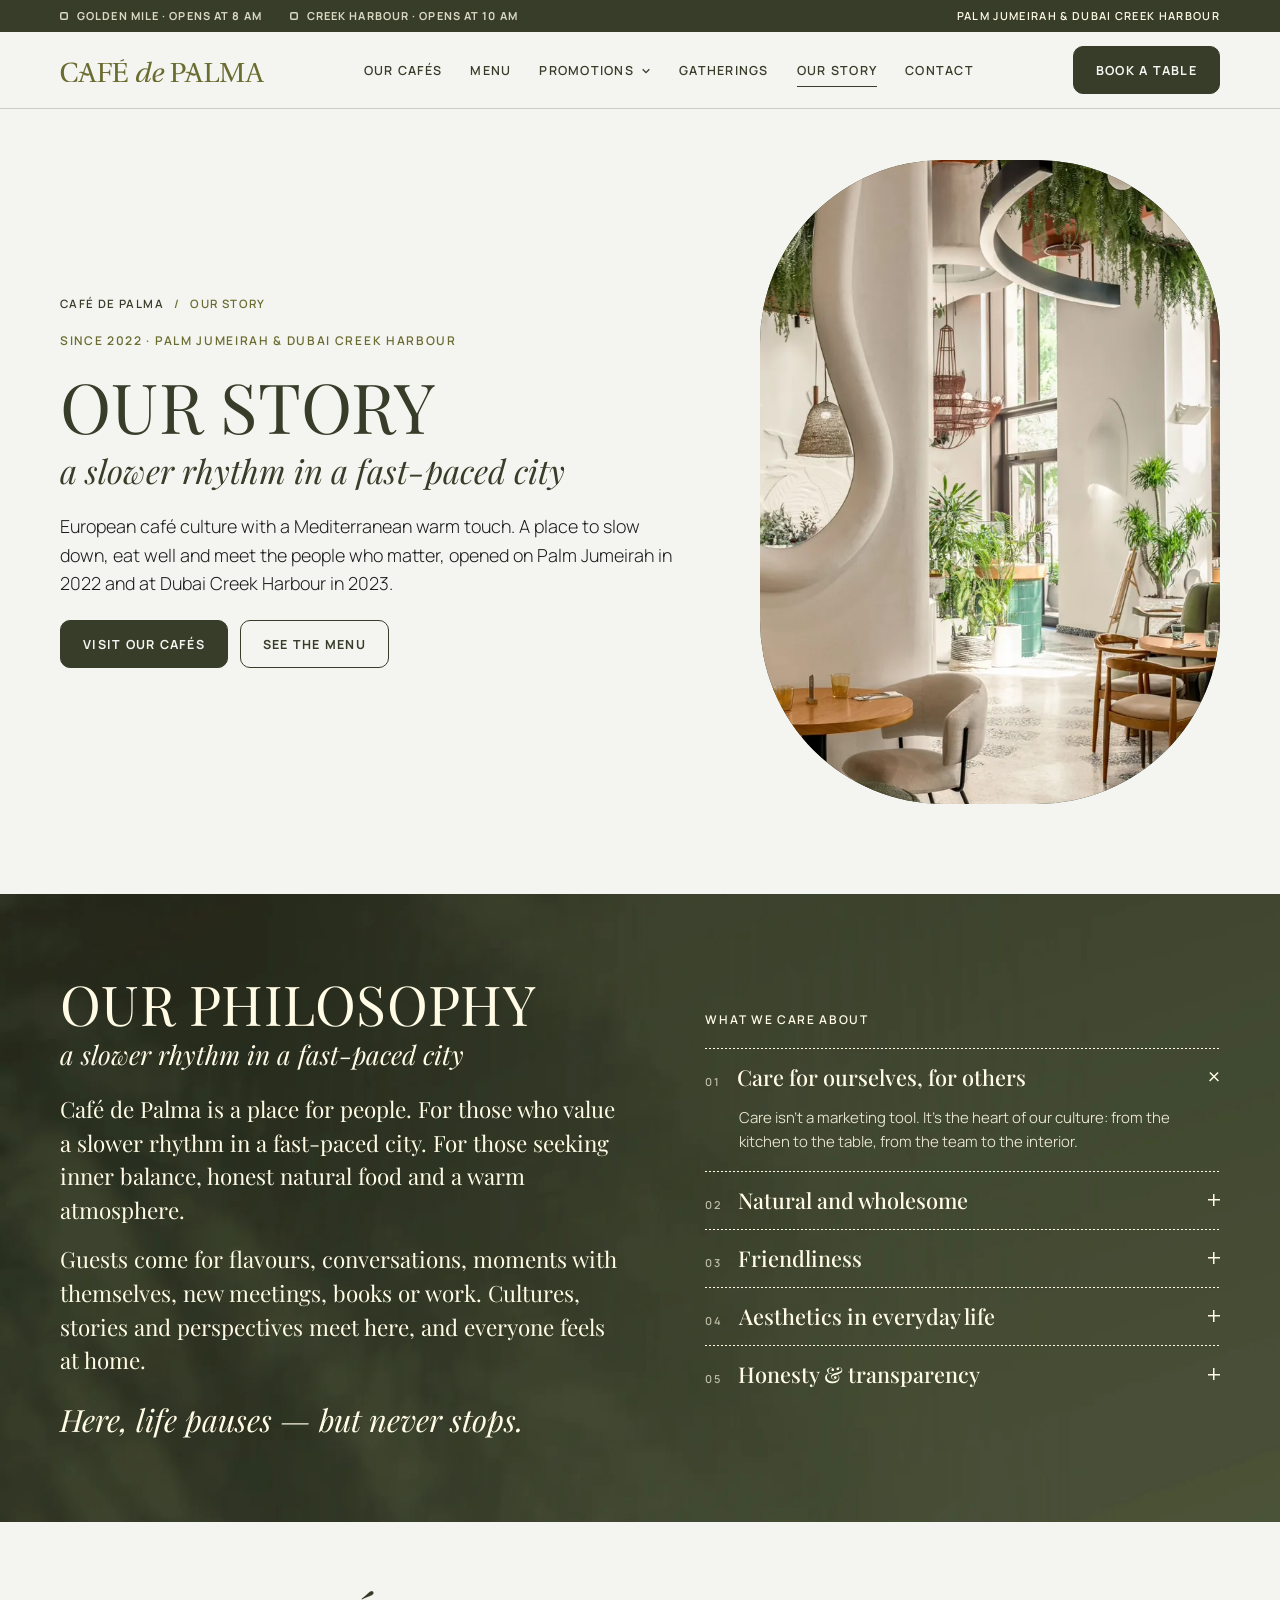
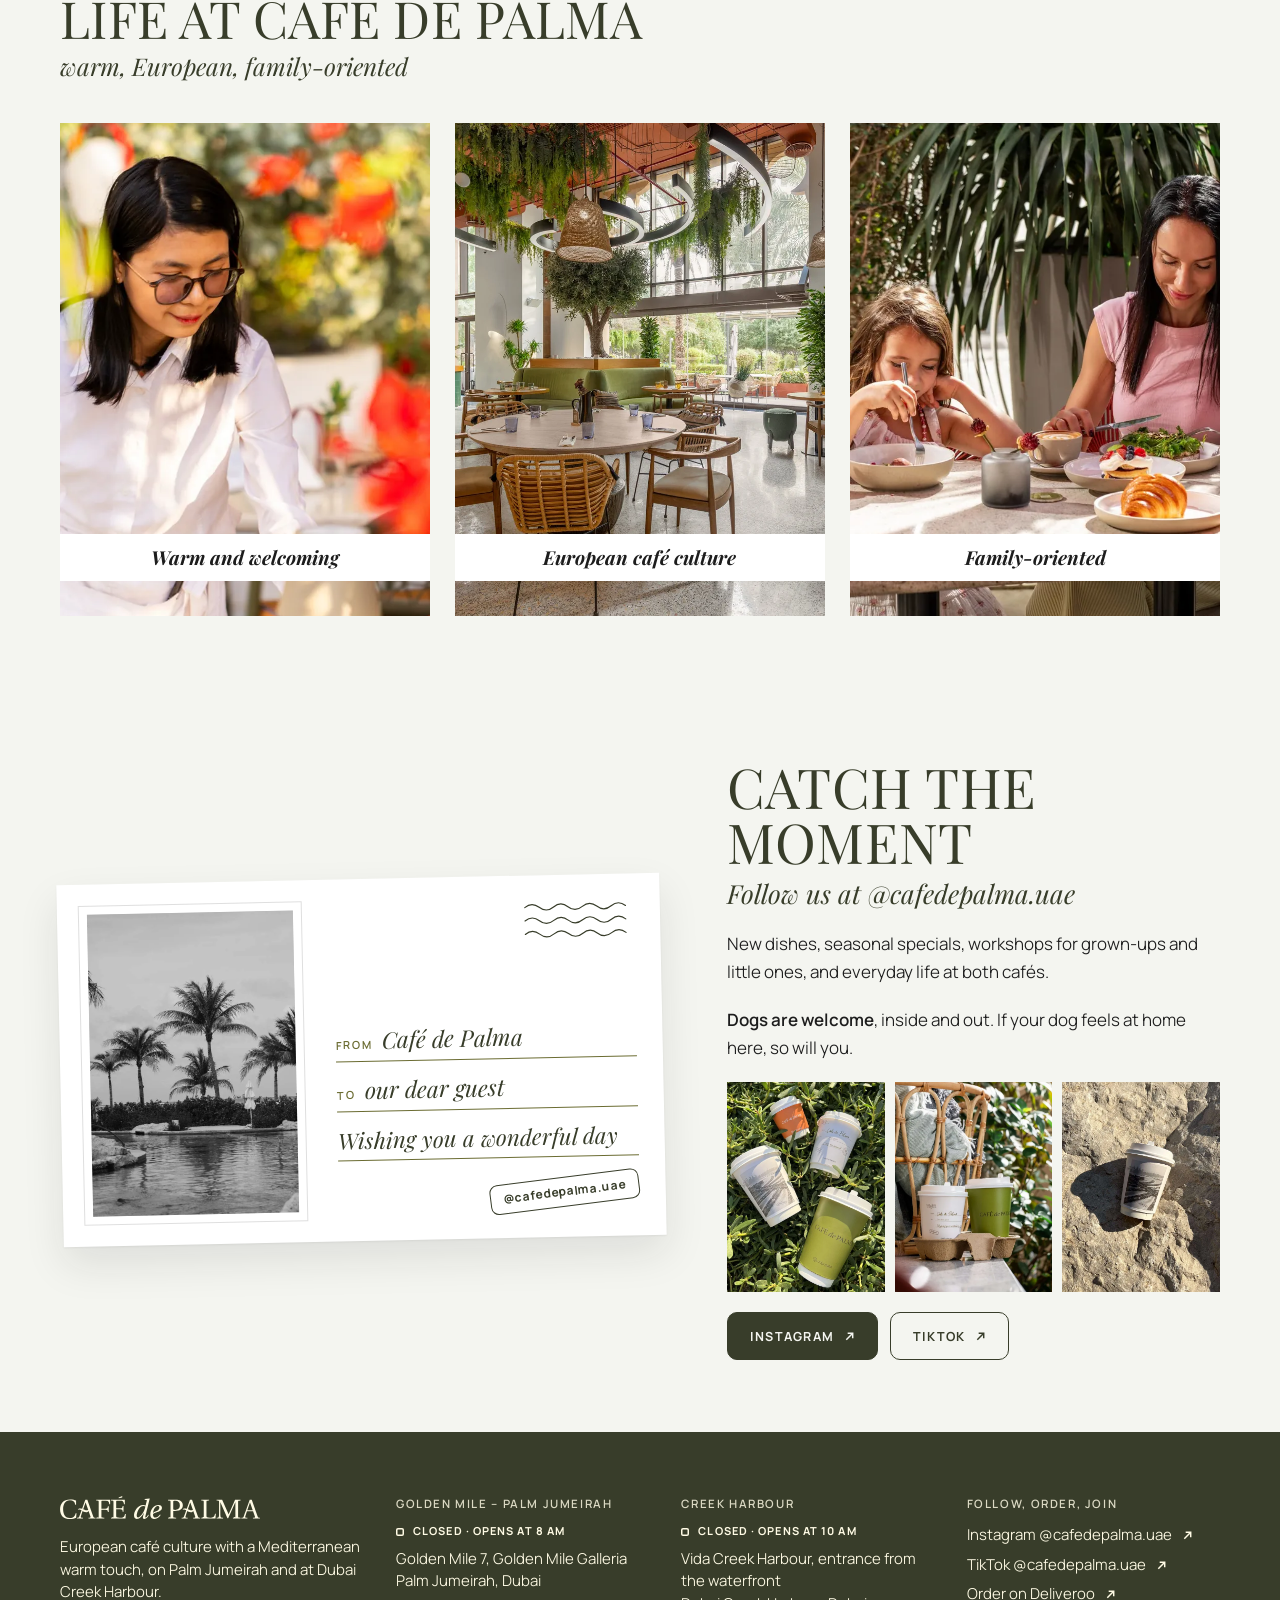
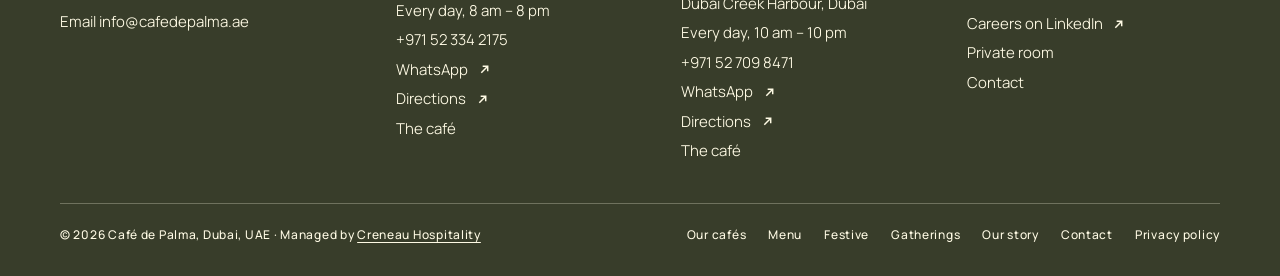
<file: our-story/index.html>
<!doctype html>
<html lang="en">
<head>
<meta charset="utf-8">
<meta name="viewport" content="width=device-width,initial-scale=1,viewport-fit=cover">
<title>Our story | Café de Palma, a place for people in Dubai</title>
<!-- Google tag (gtag.js) -->
<script async src="https://www.googletagmanager.com/gtag/js?id=G-DMEMDRD51P"></script>
<script>
  window.dataLayer = window.dataLayer || [];
  function gtag(){dataLayer.push(arguments);}
  gtag('js', new Date());
  gtag('config', 'G-DMEMDRD51P');
</script>
<meta name="description" content="Café de Palma is a place for people: a slower rhythm in a fast-paced city, honest natural food and a warm, green atmosphere in Dubai.">
<link rel="canonical" href="https://cafedepalma.ae/our-story/">
<link rel="alternate" hreflang="en" href="https://cafedepalma.ae/our-story/">
<link rel="alternate" hreflang="x-default" href="https://cafedepalma.ae/our-story/">
<meta name="robots" content="index, follow, max-image-preview:large">
<meta name="theme-color" content="#F4F5F0">
<meta name="color-scheme" content="light">
<link rel="icon" href="/assets/icons/favicon.svg" type="image/svg+xml">
<link rel="icon" href="/assets/icons/favicon-32.png" sizes="32x32" type="image/png">
<link rel="apple-touch-icon" href="/assets/icons/apple-touch-icon.png">
<link rel="manifest" href="/site.webmanifest">
<meta name="geo.region" content="AE-DU">
<meta name="geo.placename" content="Dubai">
<meta name="format-detection" content="telephone=no">
<meta property="og:type" content="website">
<meta property="og:site_name" content="Café de Palma">
<meta property="og:locale" content="en_AE">
<meta property="og:url" content="https://cafedepalma.ae/our-story/">
<meta property="og:title" content="Our story | Café de Palma, a place for people in Dubai">
<meta property="og:description" content="Café de Palma is a place for people: a slower rhythm in a fast-paced city, honest natural food and a warm, green atmosphere in Dubai.">
<meta property="og:image" content="https://cafedepalma.ae/assets/og/home.jpg">
<meta property="og:image:width" content="1200">
<meta property="og:image:height" content="630">
<meta property="og:image:alt" content="The dining room at Café de Palma Golden Mile">
<meta property="og:image:type" content="image/jpeg">
<meta name="twitter:card" content="summary_large_image">
<meta name="twitter:title" content="Our story | Café de Palma, a place for people in Dubai">
<meta name="twitter:description" content="Café de Palma is a place for people: a slower rhythm in a fast-paced city, honest natural food and a warm, green atmosphere in Dubai.">
<meta name="twitter:image" content="https://cafedepalma.ae/assets/og/home.jpg">
<meta name="twitter:image:alt" content="The dining room at Café de Palma Golden Mile">
<link rel="preload" href="/assets/fonts/playfair-display-variable.woff2" as="font" type="font/woff2" crossorigin>
<link rel="preload" href="/assets/fonts/manrope-variable.woff2" as="font" type="font/woff2" crossorigin>
<link rel="stylesheet" href="/assets/cdp.css?v=5d5cc2a29e">
<script defer src="/assets/cdp.js?v=5d5cc2a29e"></script>
<script type="application/ld+json">
{
 "@context": "https://schema.org",
 "@graph": [
  {
   "@type": "Organization",
   "@id": "https://cafedepalma.ae/#brand",
   "name": "Café de Palma",
   "url": "https://cafedepalma.ae/",
   "logo": {
    "@type": "ImageObject",
    "url": "https://cafedepalma.ae/assets/icons/logo-512.png",
    "width": 512,
    "height": 512
   },
   "description": "An all-day café in Dubai: European café culture with a Mediterranean warm touch.",
   "email": "info@cafedepalma.ae",
   "sameAs": [
    "https://www.instagram.com/cafedepalma.uae/",
    "https://www.tiktok.com/@cafedepalma.uae",
    "https://www.linkedin.com/company/caf%C3%A9-de-palma/"
   ]
  },
  {
   "@type": "AboutPage",
   "@id": "https://cafedepalma.ae/our-story/#webpage",
   "url": "https://cafedepalma.ae/our-story/",
   "name": "Our story",
   "description": "Café de Palma is a place for people: a slower rhythm in a fast-paced city, honest natural food and a warm, green atmosphere in Dubai.",
   "inLanguage": "en",
   "isPartOf": {
    "@id": "https://cafedepalma.ae/#website"
   },
   "about": {
    "@id": "https://cafedepalma.ae/#brand"
   },
   "breadcrumb": {
    "@id": "https://cafedepalma.ae/our-story/#breadcrumb"
   }
  },
  {
   "@type": "BreadcrumbList",
   "@id": "https://cafedepalma.ae/our-story/#breadcrumb",
   "itemListElement": [
    {
     "@type": "ListItem",
     "position": 1,
     "name": "Café de Palma",
     "item": "https://cafedepalma.ae/"
    },
    {
     "@type": "ListItem",
     "position": 2,
     "name": "Our story",
     "item": "https://cafedepalma.ae/our-story/"
    }
   ]
  }
 ]
}
</script>
</head>
<body>
<a class="skip" href="#main">Skip to content</a>

<div class="strip">
  <div class="wrap">
    <div class="strip-status" aria-label="Opening status, Dubai time">
      <span class="status" data-status="golden-mile" data-status-short data-status-prefix="Golden Mile · "></span>
      <span class="status" data-status="creek-harbour" data-status-short data-status-prefix="Creek Harbour · "></span>
    </div>
    <a class="strip-link" href="/#cafes">Palm Jumeirah &amp; Dubai Creek Harbour</a>
  </div>
</div>
<header class="site-header">
  <div class="wrap">
    <a class="brand" href="/" aria-label="Café de Palma, home"><svg xmlns="http://www.w3.org/2000/svg" viewBox="657.94 504.87 605.07 70.1" width="226" height="26" aria-hidden="true" focusable="false"><g fill="currentColor"><path d="M 1074.984 566.367 L 1057.433 516.464 L 1051.304 516.464 L 1042.609 540.960 C 1042.308 541.843 1041.976 542.781 1041.617 543.746 C 1032.425 540.683 1028.699 544.988 1028.699 544.988 L 1030.464 546.753 C 1030.464 546.753 1033.722 544.324 1039.933 548.464 C 1037.890 554.226 1035.628 560.492 1033.640 565.648 C 1031.902 570.117 1031.156 571.109 1025.941 571.359 L 1025.941 573.757 L 1044.156 573.757 L 1044.156 571.359 L 1039.878 570.917 C 1037.394 570.667 1037.144 569.839 1037.808 567.605 C 1039.214 562.640 1040.953 557.511 1042.859 551.636 L 1043.109 550.917 C 1043.410 551.113 1056.273 559.304 1061.156 550.863 L 1061.406 551.636 L 1066.953 567.441 C 1067.781 569.839 1067.367 570.75 1064.718 571 L 1060.992 571.332 L 1060.992 573.730 L 1082.191 573.730 L 1082.191 571.332 C 1077.386 570.917 1076.476 570.667 1074.984 566.367 Z M 1045.039 545.097 C 1047.386 538.007 1049.812 531.085 1051.968 524.796 L 1052.214 524.796 L 1060.218 547.882 C 1060.027 548.023 1056.382 550.449 1045.039 545.097 Z M 1045.039 545.097 "></path><path d="M 758.046 566.367 L 740.496 516.464 L 734.367 516.464 L 725.671 540.960 C 725.367 541.843 725.039 542.781 724.679 543.746 C 715.488 540.683 711.761 544.988 711.761 544.988 L 713.527 546.753 C 713.527 546.753 716.785 544.324 722.996 548.464 C 720.953 554.226 718.691 560.492 716.703 565.648 C 714.964 570.117 714.218 571.109 709.003 571.359 L 709.003 573.757 L 727.218 573.757 L 727.218 571.359 L 722.914 570.945 C 720.429 570.695 720.179 569.867 720.843 567.632 C 722.25 562.667 723.988 557.539 725.894 551.664 L 726.140 550.945 C 726.445 551.140 739.308 559.332 744.191 550.890 L 744.441 551.664 L 749.988 567.468 C 750.816 569.867 750.402 570.781 747.753 571.027 L 744.027 571.359 L 744.027 573.757 L 765.25 573.757 L 765.25 571.359 C 760.449 570.917 759.539 570.667 758.046 566.367 Z M 728.101 545.097 C 730.449 538.007 732.875 531.085 735.031 524.796 L 735.277 524.796 L 743.281 547.882 C 743.089 548.023 739.472 550.449 728.101 545.097 Z M 728.101 545.097 "></path><path d="M 687.832 572.070 C 670.773 572.070 667.214 555.273 667.214 545.257 C 667.214 531.687 672.597 518.117 687.996 518.117 C 696.445 518.117 702.324 521.589 703.894 531.355 L 706.378 531.355 L 706.378 518.445 C 702.652 516.707 696.359 515.218 688.824 515.218 C 678.640 515.218 670.445 518.199 665.476 523.742 C 660.757 529.039 657.941 536.156 657.941 545.507 C 657.941 555.187 660.839 562.968 665.808 567.933 C 670.941 573.062 679.054 574.968 688.328 574.968 C 694.953 574.968 702.570 573.148 706.546 570.996 L 707.703 557.175 L 705.218 557.175 C 702.902 565.781 698.679 572.070 687.832 572.070 Z M 687.832 572.070 "></path><path d="M 767.460 518.863 C 774.746 519.359 774.910 519.527 774.910 524.160 L 774.910 566.035 C 774.910 570.667 774.746 570.832 767.460 571.332 L 767.460 573.730 L 791.886 573.730 L 791.886 571.332 C 783.355 570.832 783.109 570.667 783.109 566.035 L 783.109 546.667 L 794.699 546.667 C 801.738 546.667 802.070 548.656 802.816 553.953 L 805.300 553.953 L 805.300 536.242 L 802.816 536.242 C 802.070 541.539 801.738 543.523 794.699 543.523 L 783.109 543.523 L 783.109 522.339 C 783.109 519.609 783.441 519.359 786.171 519.359 L 794.371 519.359 C 803.972 519.359 805.878 521.265 807.039 529.703 L 809.523 529.703 L 809.523 516.464 L 767.460 516.464 Z M 767.460 518.863 "></path><path d="M 838.503 570.832 C 834.613 570.832 831.632 570.667 829.890 570.007 C 828.152 569.261 827.824 567.855 827.824 563.800 L 827.824 545.511 L 839.414 545.511 C 846.453 545.511 846.785 547.496 847.531 552.710 L 850.011 552.710 L 850.011 535.25 L 847.531 535.25 C 846.785 540.378 846.453 542.367 839.414 542.367 L 827.824 542.367 L 827.824 522.339 C 827.824 519.691 828.238 519.359 830.886 519.359 L 839 519.359 C 848.441 519.359 850.343 521.429 851.503 530.035 L 853.988 530.035 L 853.988 516.464 L 812.171 516.464 L 812.171 518.863 C 819.460 519.359 819.625 519.527 819.625 524.160 L 819.625 566.035 C 819.625 570.667 819.460 570.832 812.171 571.332 L 812.171 573.730 L 856.058 573.730 L 857.050 559.414 L 854.566 559.414 C 852.664 569.511 848.937 570.832 838.503 570.832 Z M 838.503 570.832 "></path><path d="M 835.246 509.625 L 835.882 511.968 L 845.957 509.265 L 846.371 504.878 Z M 835.246 509.625 "></path><path d="M 917.191 570.425 C 915.535 570.425 915.703 568.523 916.363 565.875 L 929.445 512.746 L 929.031 512.332 L 914.292 514.320 L 913.796 516.222 L 918.765 516.718 C 920.753 516.882 920.917 517.464 920.257 520.113 L 917.109 533.433 L 916.945 533.601 C 915.371 532.773 912.804 532.195 909.988 532.195 C 890.695 532.195 881.835 553.792 881.835 563.804 C 881.835 569.183 883.410 574.730 890.117 574.730 C 899.636 574.730 907.007 564.550 911.894 555.695 L 912.058 555.695 L 909.324 565.542 C 907.671 571.417 908.910 574.812 913.136 574.730 C 919.179 574.730 923.816 569.101 926.632 562.812 L 924.644 561.652 C 923.152 564.550 919.511 570.425 917.191 570.425 Z M 908 557.765 C 904.027 564.218 898.562 570.425 894.171 570.425 C 891.523 570.425 890.035 568.191 890.035 564.468 C 890.035 555.531 897.238 535.089 910.484 535.089 C 913.050 535.089 915.207 535.835 916.199 536.746 C 914.957 543.117 912.222 550.894 908 557.765 Z M 908 557.765 "></path><path d="M 1023.070 519.773 C 1019.093 517.292 1013.796 516.464 1008 516.464 L 984.898 516.464 L 984.898 518.863 C 992.183 519.359 992.347 519.527 992.347 524.160 L 992.347 566.035 C 992.347 570.667 992.183 570.832 984.898 571.332 L 984.898 573.730 L 1009.324 573.730 L 1009.324 571.332 C 1000.796 570.832 1000.546 570.667 1000.546 566.035 L 1000.546 550.226 L 1005.265 550.226 C 1009.074 550.226 1012.800 549.898 1015.863 549.152 C 1022.238 547.496 1029.527 543.027 1029.527 532.683 C 1029.527 526.394 1026.796 522.089 1023.070 519.773 Z M 1006.675 547.332 C 1001.789 547.332 1000.546 547.167 1000.546 544.105 L 1000.546 522.421 C 1000.546 520.105 1001.457 519.359 1006.839 519.359 C 1015.367 519.359 1020.585 524.242 1020.585 533.261 C 1020.585 543.609 1013.796 547.332 1006.675 547.332 Z M 1006.675 547.332 "></path><path d="M 1112.078 570.832 C 1107.937 570.832 1104.957 570.667 1103.218 570.007 C 1101.480 569.261 1101.148 567.855 1101.148 563.800 L 1101.148 524.160 C 1101.148 519.527 1101.398 519.359 1109.097 518.863 L 1109.097 516.464 L 1085.5 516.464 L 1085.5 518.863 C 1092.785 519.359 1092.953 519.527 1092.953 524.160 L 1092.953 566.035 C 1092.953 570.667 1092.785 570.832 1085.5 571.332 L 1085.5 573.730 L 1128.472 573.730 L 1129.468 558.917 L 1126.984 558.917 C 1125.328 569.757 1120.773 570.832 1112.078 570.832 Z M 1112.078 570.832 "></path><path d="M 1178.179 538.394 L 1168.242 560.574 L 1168.078 560.574 L 1158.304 538.476 C 1155.078 531.113 1151.601 523.828 1148.617 516.464 L 1131.808 516.464 L 1131.808 518.863 C 1139.097 519.359 1139.261 519.527 1139.261 524.160 L 1139.261 556.929 C 1139.261 561.316 1139.097 564.460 1138.683 567.191 C 1138.187 570.667 1136.199 571 1131.894 571.332 L 1131.894 573.730 L 1151.515 573.730 L 1151.515 571.332 C 1146.136 570.917 1144.148 570.667 1143.652 567.191 C 1143.238 564.460 1143.070 561.316 1143.070 556.929 L 1143.070 524.078 L 1143.238 524.078 L 1164.597 572.738 L 1166.835 572.738 L 1188.445 524.078 L 1188.695 524.078 L 1188.695 566.035 C 1188.695 570.667 1188.527 570.832 1181.242 571.332 L 1181.242 573.730 L 1204.343 573.730 L 1204.343 571.332 C 1197.140 570.832 1196.890 570.667 1196.890 566.035 L 1196.890 524.160 C 1196.890 519.527 1197.140 519.359 1204.343 518.863 L 1204.343 516.464 L 1187.699 516.464 C 1184.886 523.828 1181.492 531.113 1178.179 538.394 Z M 1178.179 538.394 "></path><path d="M 1255.800 566.363 L 1238.246 516.464 L 1232.117 516.464 L 1223.421 540.960 C 1220.855 548.160 1217.378 558.089 1214.480 565.621 C 1212.742 570.089 1211.996 571.082 1206.781 571.332 L 1206.781 573.730 L 1224.996 573.730 L 1224.996 571.332 L 1220.691 570.917 C 1218.207 570.667 1217.957 569.839 1218.621 567.605 C 1220.027 562.640 1221.765 557.511 1223.671 551.636 L 1242.218 551.636 L 1247.765 567.441 C 1248.593 569.839 1248.179 570.75 1245.531 571 L 1241.804 571.332 L 1241.804 573.730 L 1263.003 573.730 L 1263.003 571.332 C 1258.199 570.917 1257.289 570.667 1255.800 566.363 Z M 1224.746 548.492 C 1227.398 540.214 1230.296 532.105 1232.781 524.824 L 1233.027 524.824 L 1241.226 548.492 Z M 1224.746 548.492 "></path><path d="M 948.628 554.871 C 954.093 554.070 958.511 551.585 958.511 551.585 C 960.359 550.539 961.742 549.464 962.898 548.414 C 965.796 545.519 966.378 542.789 966.378 540.468 C 966.378 536.085 962.898 532.195 956.109 532.195 C 948.656 532.195 942.531 536 937.976 541.628 C 933.589 547.007 931.105 554.207 931.105 561.160 C 931.105 572.746 938.640 574.730 943.441 574.730 C 949.484 574.730 956.773 572.082 962.402 562.898 L 960.5 561.242 C 957.519 565.132 953.046 570.675 946.835 570.675 C 941.316 570.675 939.496 566.179 939.300 560.136 C 939.410 559.945 941.730 555.890 948.628 554.871 Z M 939.437 556.964 C 939.437 556.937 939.437 556.937 939.437 556.910 C 939.437 556.855 939.437 556.800 939.437 556.746 C 939.437 556.718 939.437 556.691 939.437 556.664 C 939.437 556.605 939.437 556.523 939.437 556.441 C 939.496 555.753 939.632 554.539 939.964 552.578 C 941.949 543.449 947.691 535.089 953.765 535.089 C 956.660 535.089 958.566 537.078 958.566 539.972 C 958.566 542.015 957.933 544.140 956.496 546.152 C 956.496 546.152 954.593 549.628 948.574 551.613 C 943.605 553.269 941.289 555.144 939.437 557.160 C 939.437 557.105 939.437 557.046 939.437 556.964 Z M 939.437 556.964 "></path></g></svg></a>
    <nav class="site-nav" id="site-nav" aria-label="Main">
      <a href="/#cafes">Our cafés</a>
      <a href="/menu/">Menu</a>
      <div class="nav-group"><button type="button" class="nav-parent" aria-expanded="false" aria-controls="nav-promos">Promotions<svg viewBox="0 0 12 12" width="10" height="10" aria-hidden="true"><path d="m2 4 4 4 4-4" fill="none" stroke="currentColor" stroke-width="1.6"/></svg></button><div class="nav-sub" id="nav-promos"><a href="/halloween/" data-show-until="2026-10-31">Halloween</a><a href="/fuel-challenge/" data-show-until="2026-11-29">Palma 30×30 Fuel Challenge</a><a href="/festive/">Festive season</a></div></div>
      <a href="/gatherings/">Gatherings</a>
      <a href="/our-story/" aria-current="page">Our story</a>
      <a href="/contact/">Contact</a>
    </nav>
    <div class="header-actions">
      <a class="btn" href="/#cafes" data-open-book><span>Book<span class="long"> a table</span></span></a>
      <button class="nav-toggle" type="button" aria-expanded="false" aria-controls="site-nav">
        <span class="sr-only">Menu</span>
        <svg width="22" height="16" viewBox="0 0 22 16" aria-hidden="true" focusable="false"><path d="M0 1h22M0 8h22M0 15h22" stroke="currentColor" stroke-width="1.6" fill="none"/></svg>
      </button>
    </div>
  </div>
</header>
<main id="main" tabindex="-1">
  <section class="page-hero" aria-labelledby="h-story">
    <div class="wrap">
      <div class="hero-copy">
        <nav class="crumbs" aria-label="Breadcrumb"><a href="/">Café de Palma</a><span aria-hidden="true">/</span><span aria-current="page">Our story</span></nav>
        <p class="eyebrow">Since 2022 · Palm Jumeirah &amp; Dubai Creek Harbour</p>
        <h1 class="lockup " id="h-story"><span class="lockup__upper">Our story</span><span class="lockup__lower">a slower rhythm in a fast-paced city</span></h1>
        <p class="lead">European café culture with a Mediterranean warm touch. A place to slow down, eat well and meet the people who matter, opened on Palm Jumeirah in 2022 and at Dubai Creek Harbour in 2023.</p>
        <div class="actions">
          <a class="btn" href="/#cafes">Visit our cafés</a>
          <a class="btn btn-line" href="/menu/">See the menu</a>
        </div>
      </div>
      <div class="hero-media">
        <div class="arch"><img class="ph" src="/img/cdp-arched-mirror-niche.webp" srcset="/img/cdp-arched-mirror-niche-640.webp 640w, /img/cdp-arched-mirror-niche.webp 1100w" sizes="(max-width:900px) 80vw, 470px" width="1100" height="2075" alt="A sculpted white column with an S-shaped mirror niche, hanging ferns and a green pouf at Café de Palma" fetchpriority="high" decoding="async" style="--pos:50% 46%"></div>
      </div>
    </div>
  </section>
  <section class="story band-deep" id="story" aria-labelledby="story-h">
    <div class="wrap">
      <div class="story-grid">
        <div class="story-copy" data-reveal>
          <h2 class="lockup h2" id="story-h"><span class="lockup__upper">Our philosophy</span><span class="lockup__lower">a slower rhythm in a fast-paced city</span></h2>
          <p class="philosophy">Café de Palma is a place for people. For those who value a slower rhythm in a fast-paced city. For those seeking inner balance, honest natural food and a warm atmosphere.</p>
          <p class="philosophy">Guests come for flavours, conversations, moments with themselves, new meetings, books or work. Cultures, stories and perspectives meet here, and everyone feels at home.</p>
          <p class="pull">Here, life pauses — but never stops.</p>
        </div>
        <div class="stack">
          <p class="eyebrow">What we care about</p>
          <ul class="brand-values">
            <li><details open><summary><span class="bv-n">01</span><span class="bv-t">Care for ourselves, for others</span></summary><p>Care isn’t a marketing tool. It’s the heart of our culture: from the kitchen to the table, from the team to the interior.</p></details></li>
            <li><details><summary><span class="bv-n">02</span><span class="bv-t">Natural and wholesome</span></summary><p>Carefully selected organic ingredients, natural materials and honest recipes, made with care for the person we serve.</p></details></li>
            <li><details><summary><span class="bv-n">03</span><span class="bv-t">Friendliness</span></summary><p>We believe in the power of genuine connection, and we want every guest to feel truly welcome and at home.</p></details></li>
            <li><details><summary><span class="bv-n">04</span><span class="bv-t">Aesthetics in everyday life</span></summary><p>Beauty lives in the everyday: in how we set the table, in the little details, in the food we serve and the moments we hold on to.</p></details></li>
            <li><details><summary><span class="bv-n">05</span><span class="bv-t">Honesty &amp; transparency</span></summary><p>We are open about who we are, what we cook with and how we work, because trust begins with sincerity.</p></details></li>
          </ul>
        </div>
      </div>
    </div>
  </section>

  <section class="sec sec--flush" aria-labelledby="life-h">
    <div class="wrap">
      <div class="sec-head"><h2 class="lockup h2" id="life-h"><span class="lockup__upper">Life at Café de Palma</span><span class="lockup__lower">warm, European, family-oriented</span></h2></div>
      <ul class="pillars-3" style="margin-top:0">
        <li class="frame"><img class="ph" src="/img/cdp-warm-welcome.webp" srcset="/img/cdp-warm-welcome-600.webp 600w, /img/cdp-warm-welcome.webp 1071w" sizes="(max-width:640px) 100vw, 33vw" width="1071" height="2371" alt="A member of our team setting a table among flowers on the terrace" loading="lazy" decoding="async" style="--pos:35% 30%"><p class="caption-bar">Warm and welcoming</p></li>
        <li class="frame"><img class="ph" src="/img/cdp-golden-mile-olive-tree.webp" srcset="/img/cdp-golden-mile-olive-tree-720.webp 720w, /img/cdp-golden-mile-olive-tree.webp 1200w" sizes="(max-width:640px) 100vw, 33vw" width="1200" height="1733" alt="The dining room at Golden Mile with its olive tree, rattan chairs and hanging greenery" loading="lazy" decoding="async" style="--pos:50% 60%"><p class="caption-bar">European café culture</p></li>
        <li class="frame"><img class="ph" src="/img/cdp-family-breakfast.webp" srcset="/img/cdp-family-breakfast-600.webp 600w, /img/cdp-family-breakfast.webp 1084w" sizes="(max-width:640px) 100vw, 33vw" width="1084" height="2400" alt="A mother and daughter at breakfast under the palms" loading="lazy" decoding="async" style="--pos:50% 58%"><p class="caption-bar">Family-oriented</p></li>
      </ul>
    </div>
  </section>
  <section class="sec sec--flush" id="community" aria-labelledby="community-h">
    <div class="wrap">
      <div class="community-grid">
        <figure class="postcard">
          <div class="postcard-photo"><img class="ph" src="/img/cdp-palms-by-the-pool-bw.webp" width="646" height="1012" alt="Palms by the water, in black and white" loading="lazy" decoding="async" style="--pos:50% 45%"></div>
          <figcaption class="postcard-text">
            <svg class="postmark" viewBox="0 0 120 44" width="118" height="44" aria-hidden="true" focusable="false" fill="none" stroke="currentColor" stroke-width="1.2" stroke-linecap="round"><path d="M2 8q7.5-6 15 0t15 0 15 0 15 0 15 0 15 0 15 0"/><path d="M2 22q7.5-6 15 0t15 0 15 0 15 0 15 0 15 0 15 0"/><path d="M2 36q7.5-6 15 0t15 0 15 0 15 0 15 0 15 0 15 0"/></svg>
            <p class="pc-line"><span>from</span> Café de Palma</p>
            <p class="pc-line"><span>to</span> our dear guest</p>
            <p class="pc-wish">Wishing you a wonderful day</p>
            <span class="stamp">@cafedepalma.uae</span>
          </figcaption>
        </figure>
        <div class="community-copy">
          <h2 class="lockup h2" id="community-h"><span class="lockup__upper">Catch the moment</span><span class="lockup__lower">Follow us at @cafedepalma.uae</span></h2>
          <p>New dishes, seasonal specials, workshops for grown-ups and little ones, and everyday life at both cafés.</p>
          <p><strong>Dogs are welcome</strong>, inside and out. If your dog feels at home here, so will you.</p>
          <ul class="ig-strip" aria-label="Recent moments on Instagram">
            <li><a href="https://www.instagram.com/cafedepalma.uae/" target="_blank" rel="noopener"><img class="ph" src="/img/cdp-cups-on-greenery-600.webp" width="600" height="1038" alt="Café de Palma cups lying in the greenery" loading="lazy" decoding="async"><span class="sr-only">Café de Palma on Instagram (opens in a new tab)</span></a></li>
            <li><a href="https://www.instagram.com/cafedepalma.uae/" target="_blank" rel="noopener"><img class="ph" src="/img/cdp-cups-rattan-chair-600.webp" width="600" height="982" alt="An olive and a white Café de Palma cup by a rattan chair" loading="lazy" decoding="async"><span class="sr-only">Café de Palma on Instagram (opens in a new tab)</span></a></li>
            <li><a href="https://www.instagram.com/cafedepalma.uae/" target="_blank" rel="noopener"><img class="ph" src="/img/cdp-cup-on-stone-600.webp" width="600" height="1083" alt="A paper cup with a palm postcard print on warm stone" loading="lazy" decoding="async"><span class="sr-only">Café de Palma on Instagram (opens in a new tab)</span></a></li>
          </ul>
          <div class="actions">
            <a class="btn" href="https://www.instagram.com/cafedepalma.uae/" target="_blank" rel="noopener">Instagram<svg class="ext" viewBox="0 0 12 12" width="11" height="11" aria-hidden="true" focusable="false"><path d="M4 2.5h5.5V8M9.5 2.5 2.5 9.5" fill="none" stroke="currentColor" stroke-width="1.6"/></svg><span class="sr-only"> (opens in a new tab)</span></a>
            <a class="btn btn-line" href="https://www.tiktok.com/@cafedepalma.uae" target="_blank" rel="noopener">TikTok<svg class="ext" viewBox="0 0 12 12" width="11" height="11" aria-hidden="true" focusable="false"><path d="M4 2.5h5.5V8M9.5 2.5 2.5 9.5" fill="none" stroke="currentColor" stroke-width="1.6"/></svg><span class="sr-only"> (opens in a new tab)</span></a>
          </div>
        </div>
      </div>
    </div>
  </section>

</main>

<footer class="site-footer" id="contact">
  <div class="wrap">
    <div class="foot-grid">
      <div class="foot-col">
        <img class="logo" src="/assets/logo/cafe-de-palma-logotype-cream.svg" alt="Café de Palma" width="200" height="23" loading="lazy">
        <p>European café culture with a Mediterranean warm touch, on Palm Jumeirah and at Dubai Creek Harbour.</p>
        <span>Email <span class="select-all">info@cafedepalma.ae</span></span>
      </div>
      <div class="foot-col">
        <h2>Golden Mile – Palm Jumeirah</h2>
        <p class="status" data-status="golden-mile"></p>
        <address>Golden Mile 7, Golden Mile Galleria<br>Palm Jumeirah, Dubai</address>
        <span>Every day, 8 am – 8 pm</span>
        <a href="tel:+971523342175">+971 52 334 2175</a>
        <a href="https://wa.me/971523342175" target="_blank" rel="noopener">WhatsApp<svg class="ext" viewBox="0 0 12 12" width="11" height="11" aria-hidden="true" focusable="false"><path d="M4 2.5h5.5V8M9.5 2.5 2.5 9.5" fill="none" stroke="currentColor" stroke-width="1.6"/></svg><span class="sr-only"> (opens in a new tab)</span></a>
        <a href="https://maps.app.goo.gl/K9s8Z5mWeQSYeV8w6" target="_blank" rel="noopener">Directions<svg class="ext" viewBox="0 0 12 12" width="11" height="11" aria-hidden="true" focusable="false"><path d="M4 2.5h5.5V8M9.5 2.5 2.5 9.5" fill="none" stroke="currentColor" stroke-width="1.6"/></svg><span class="sr-only"> (opens in a new tab)</span></a>
        <a href="/palm-jumeirah/">The café</a>
      </div>
      <div class="foot-col">
        <h2>Creek Harbour</h2>
        <p class="status" data-status="creek-harbour"></p>
        <address>Vida Creek Harbour, entrance from the waterfront<br>Dubai Creek Harbour, Dubai</address>
        <span>Every day, 10 am – 10 pm</span>
        <a href="tel:+971527098471">+971 52 709 8471</a>
        <a href="https://wa.me/971527098471" target="_blank" rel="noopener">WhatsApp<svg class="ext" viewBox="0 0 12 12" width="11" height="11" aria-hidden="true" focusable="false"><path d="M4 2.5h5.5V8M9.5 2.5 2.5 9.5" fill="none" stroke="currentColor" stroke-width="1.6"/></svg><span class="sr-only"> (opens in a new tab)</span></a>
        <a href="https://maps.app.goo.gl/ZXc6RG2Ui1V7Mv6v5" target="_blank" rel="noopener">Directions<svg class="ext" viewBox="0 0 12 12" width="11" height="11" aria-hidden="true" focusable="false"><path d="M4 2.5h5.5V8M9.5 2.5 2.5 9.5" fill="none" stroke="currentColor" stroke-width="1.6"/></svg><span class="sr-only"> (opens in a new tab)</span></a>
        <a href="/creek-harbour/">The café</a>
      </div>
      <div class="foot-col">
        <h2>Follow, order, join</h2>
        <a href="https://www.instagram.com/cafedepalma.uae/" target="_blank" rel="noopener">Instagram @cafedepalma.uae<svg class="ext" viewBox="0 0 12 12" width="11" height="11" aria-hidden="true" focusable="false"><path d="M4 2.5h5.5V8M9.5 2.5 2.5 9.5" fill="none" stroke="currentColor" stroke-width="1.6"/></svg><span class="sr-only"> (opens in a new tab)</span></a>
        <a href="https://www.tiktok.com/@cafedepalma.uae" target="_blank" rel="noopener">TikTok @cafedepalma.uae<svg class="ext" viewBox="0 0 12 12" width="11" height="11" aria-hidden="true" focusable="false"><path d="M4 2.5h5.5V8M9.5 2.5 2.5 9.5" fill="none" stroke="currentColor" stroke-width="1.6"/></svg><span class="sr-only"> (opens in a new tab)</span></a>
        <a href="https://deliveroo.ae/menu/dubai/the-palm/cafe-de-palma" target="_blank" rel="noopener">Order on Deliveroo<svg class="ext" viewBox="0 0 12 12" width="11" height="11" aria-hidden="true" focusable="false"><path d="M4 2.5h5.5V8M9.5 2.5 2.5 9.5" fill="none" stroke="currentColor" stroke-width="1.6"/></svg><span class="sr-only"> (opens in a new tab)</span></a>
        <a href="https://www.linkedin.com/company/caf%C3%A9-de-palma/" target="_blank" rel="noopener">Careers on LinkedIn<svg class="ext" viewBox="0 0 12 12" width="11" height="11" aria-hidden="true" focusable="false"><path d="M4 2.5h5.5V8M9.5 2.5 2.5 9.5" fill="none" stroke="currentColor" stroke-width="1.6"/></svg><span class="sr-only"> (opens in a new tab)</span></a>
        <a href="/gatherings/">Private room</a>
        <a href="/contact/">Contact</a>
      </div>
    </div>
    <div class="foot-bottom">
      <span>&copy; <span data-year>2026</span> Café de Palma, Dubai, UAE &middot; Managed by <a href="https://www.creneauhospitality.com/" target="_blank" rel="noopener">Creneau Hospitality<span class="sr-only"> (opens in a new tab)</span></a></span>
      <nav aria-label="Footer">
        <a href="/#cafes">Our cafés</a>
        <a href="/menu/">Menu</a>
        <a href="/halloween/" data-show-until="2026-10-31">Halloween</a>
        <a href="/fuel-challenge/" data-show-until="2026-11-29">Fuel Challenge</a>
        <a href="/festive/">Festive</a>
        <a href="/gatherings/">Gatherings</a>
        <a href="/our-story/">Our story</a>
        <a href="/contact/">Contact</a>
        <a href="https://cafedepalma.ae/privacy-policy/">Privacy policy</a>
      </nav>
    </div>
  </div>
</footer>
<dialog class="book" id="book-dialog" aria-labelledby="book-title">
  <div class="book-head">
    <div class="stack-sm">
      <p class="eyebrow">Book a table</p>
      <h2 id="book-title">Choose your café</h2>
    </div>
    <button class="close-x" type="button" data-close-dialog aria-label="Close">
      <svg width="16" height="16" viewBox="0 0 16 16" aria-hidden="true" focusable="false"><path d="M2 2l12 12M14 2L2 14" stroke="currentColor" stroke-width="1.6" fill="none"/></svg>
    </button>
  </div>
  <p class="book-topic" id="book-topic" hidden></p>
  <ul class="book-list">
    <li class="book-row">
      <img class="book-thumb" src="/img/cdp-golden-mile-dining-room-720.webp" alt="" width="84" height="84" loading="lazy" decoding="async">
      <div class="stack-sm">
        <p class="book-name">Golden Mile</p>
        <p class="book-meta">Palm Jumeirah · every day, 8 am – 8 pm</p>
        <p class="status" data-status="golden-mile"></p>
      </div>
      <div class="book-acts">
        <a class="btn btn-sm" href="https://wa.me/971523342175?text=Hello%20Caf%C3%A9%20de%20Palma%2C%20I%20would%20like%20to%20book%20a%20table%20at%20Golden%20Mile%20%E2%80%93%20Palm%20Jumeirah." target="_blank" rel="noopener" data-wa-book="golden-mile">Book on WhatsApp<svg class="ext" viewBox="0 0 12 12" width="11" height="11" aria-hidden="true" focusable="false"><path d="M4 2.5h5.5V8M9.5 2.5 2.5 9.5" fill="none" stroke="currentColor" stroke-width="1.6"/></svg><span class="sr-only"> (opens in a new tab)</span></a>
        <a class="btn btn-line btn-sm" href="tel:+971523342175">Call +971 52 334 2175</a>
      </div>
    </li>
    <li class="book-row">
      <img class="book-thumb" src="/img/cdp-creek-harbour-coffee-bar-720.webp" alt="" width="84" height="84" loading="lazy" decoding="async">
      <div class="stack-sm">
        <p class="book-name">Creek Harbour</p>
        <p class="book-meta">Dubai Creek Harbour · every day, 10 am – 10 pm</p>
        <p class="status" data-status="creek-harbour"></p>
      </div>
      <div class="book-acts">
        <a class="btn btn-sm" href="https://wa.me/971527098471?text=Hello%20Caf%C3%A9%20de%20Palma%2C%20I%20would%20like%20to%20book%20a%20table%20at%20Creek%20Harbour." target="_blank" rel="noopener" data-wa-book="creek-harbour">Book on WhatsApp<svg class="ext" viewBox="0 0 12 12" width="11" height="11" aria-hidden="true" focusable="false"><path d="M4 2.5h5.5V8M9.5 2.5 2.5 9.5" fill="none" stroke="currentColor" stroke-width="1.6"/></svg><span class="sr-only"> (opens in a new tab)</span></a>
        <a class="btn btn-line btn-sm" href="tel:+971527098471">Call +971 52 709 8471</a>
      </div>
    </li>
  </ul>
  <p class="book-foot">Booking for 10 or more? See <a href="/gatherings/">Gatherings</a> for the private room at Golden Mile – Palm Jumeirah.</p>
</dialog>
<script id="cdp-data" type="application/json">{"title": "Our story | Café de Palma, a place for people in Dubai", "gtm": "GTM-M4FKT5CL", "cafes": {"golden-mile": {"name": "Golden Mile – Palm Jumeirah", "tz": "Asia/Dubai", "week": [[480, 1200], [480, 1200], [480, 1200], [480, 1200], [480, 1200], [480, 1200], [480, 1200]], "wa": "971523342175", "phone": "+971 52 334 2175"}, "creek-harbour": {"name": "Creek Harbour", "tz": "Asia/Dubai", "week": [[600, 1320], [600, 1320], [600, 1320], [600, 1320], [600, 1320], [600, 1320], [600, 1320]], "wa": "971527098471", "phone": "+971 52 709 8471"}}, "gatherings": {"private-room": {"cafe": "golden-mile", "label": "the private room at Golden Mile – Palm Jumeirah"}}, "pages": {"golden-mile-1": {"src": "/img/menus/cdp-menu-golden-mile-1.webp", "w": 1600, "h": 2525, "menu": "breakfast", "small": "/img/menus/cdp-menu-golden-mile-1-760.webp"}, "golden-mile-2": {"src": "/img/menus/cdp-menu-golden-mile-2.webp", "w": 1600, "h": 2525, "menu": "main", "small": "/img/menus/cdp-menu-golden-mile-2-760.webp"}, "golden-mile-3": {"src": "/img/menus/cdp-menu-golden-mile-3.webp", "w": 1600, "h": 2524, "menu": "drinks", "small": "/img/menus/cdp-menu-golden-mile-3-760.webp"}, "golden-mile-4": {"src": "/img/menus/cdp-menu-golden-mile-4.webp", "w": 1600, "h": 2524, "menu": "drinks", "small": "/img/menus/cdp-menu-golden-mile-4-760.webp"}, "golden-mile-5": {"src": "/img/menus/cdp-menu-golden-mile-5.webp", "w": 1600, "h": 2266, "menu": "kids", "small": "/img/menus/cdp-menu-golden-mile-5-760.webp"}, "golden-mile-6": {"src": "/img/menus/cdp-menu-golden-mile-6.webp", "w": 1600, "h": 2266, "menu": "kids", "small": "/img/menus/cdp-menu-golden-mile-6-760.webp"}, "creek-harbour-1": {"src": "/img/menus/cdp-menu-creek-harbour-1.webp", "w": 1600, "h": 2526, "menu": "cover", "small": "/img/menus/cdp-menu-creek-harbour-1-760.webp"}, "creek-harbour-2": {"src": "/img/menus/cdp-menu-creek-harbour-2.webp", "w": 1600, "h": 2526, "menu": "breakfast", "small": "/img/menus/cdp-menu-creek-harbour-2-760.webp"}, "creek-harbour-3": {"src": "/img/menus/cdp-menu-creek-harbour-3.webp", "w": 1600, "h": 2526, "menu": "breakfast", "small": "/img/menus/cdp-menu-creek-harbour-3-760.webp"}, "creek-harbour-4": {"src": "/img/menus/cdp-menu-creek-harbour-4.webp", "w": 1600, "h": 2526, "menu": "main", "small": "/img/menus/cdp-menu-creek-harbour-4-760.webp"}, "creek-harbour-5": {"src": "/img/menus/cdp-menu-creek-harbour-5.webp", "w": 1600, "h": 2526, "menu": "main", "small": "/img/menus/cdp-menu-creek-harbour-5-760.webp"}, "creek-harbour-6": {"src": "/img/menus/cdp-menu-creek-harbour-6.webp", "w": 1600, "h": 2526, "menu": "drinks", "small": "/img/menus/cdp-menu-creek-harbour-6-760.webp"}, "creek-harbour-7": {"src": "/img/menus/cdp-menu-creek-harbour-7.webp", "w": 1600, "h": 2526, "menu": "drinks", "small": "/img/menus/cdp-menu-creek-harbour-7-760.webp"}, "creek-harbour-8": {"src": "/img/menus/cdp-menu-creek-harbour-8.webp", "w": 1600, "h": 2526, "menu": "drinks", "small": "/img/menus/cdp-menu-creek-harbour-8-760.webp"}, "creek-harbour-9": {"src": "/img/menus/cdp-menu-creek-harbour-9.webp", "w": 1600, "h": 2266, "menu": "kids", "small": "/img/menus/cdp-menu-creek-harbour-9-760.webp"}, "creek-harbour-10": {"src": "/img/menus/cdp-menu-creek-harbour-10.webp", "w": 1600, "h": 2266, "menu": "kids", "small": "/img/menus/cdp-menu-creek-harbour-10-760.webp"}}, "books": {"golden-mile": {"name": "Golden Mile", "menus": [["breakfast", "Breakfast"], ["main", "Main menu"], ["drinks", "Drinks"], ["kids", "Kids"]], "pages": ["golden-mile-1", "golden-mile-2", "golden-mile-3", "golden-mile-4", "golden-mile-5", "golden-mile-6"], "spreads": [[0, 1], [2, 3], [4, 5]], "starts": {"breakfast": 0, "main": 1, "drinks": 2, "kids": 4}, "pdfs": {"breakfast": "/menus/cafe-de-palma-golden-mile-food-menu.pdf", "main": "/menus/cafe-de-palma-golden-mile-food-menu.pdf", "drinks": "/menus/cafe-de-palma-golden-mile-drinks-menu.pdf", "kids": "/menus/cafe-de-palma-golden-mile-kids-menu.pdf"}}, "creek-harbour": {"name": "Creek Harbour", "menus": [["breakfast", "Breakfast"], ["main", "Main menu"], ["drinks", "Drinks"], ["kids", "Kids"]], "pages": ["creek-harbour-1", "creek-harbour-2", "creek-harbour-3", "creek-harbour-4", "creek-harbour-5", "creek-harbour-6", "creek-harbour-7", "creek-harbour-8", "creek-harbour-9", "creek-harbour-10"], "spreads": [[0], [1, 2], [3, 4], [5, 6], [7], [8, 9]], "starts": {"breakfast": 1, "main": 3, "drinks": 5, "kids": 8}, "pdfs": {"cover": "/menus/cafe-de-palma-creek-harbour-menu.pdf", "breakfast": "/menus/cafe-de-palma-creek-harbour-menu.pdf", "main": "/menus/cafe-de-palma-creek-harbour-menu.pdf", "drinks": "/menus/cafe-de-palma-creek-harbour-menu.pdf", "kids": "/menus/cafe-de-palma-creek-harbour-kids-menu.pdf"}}}}</script>
</body>
</html>
</file>
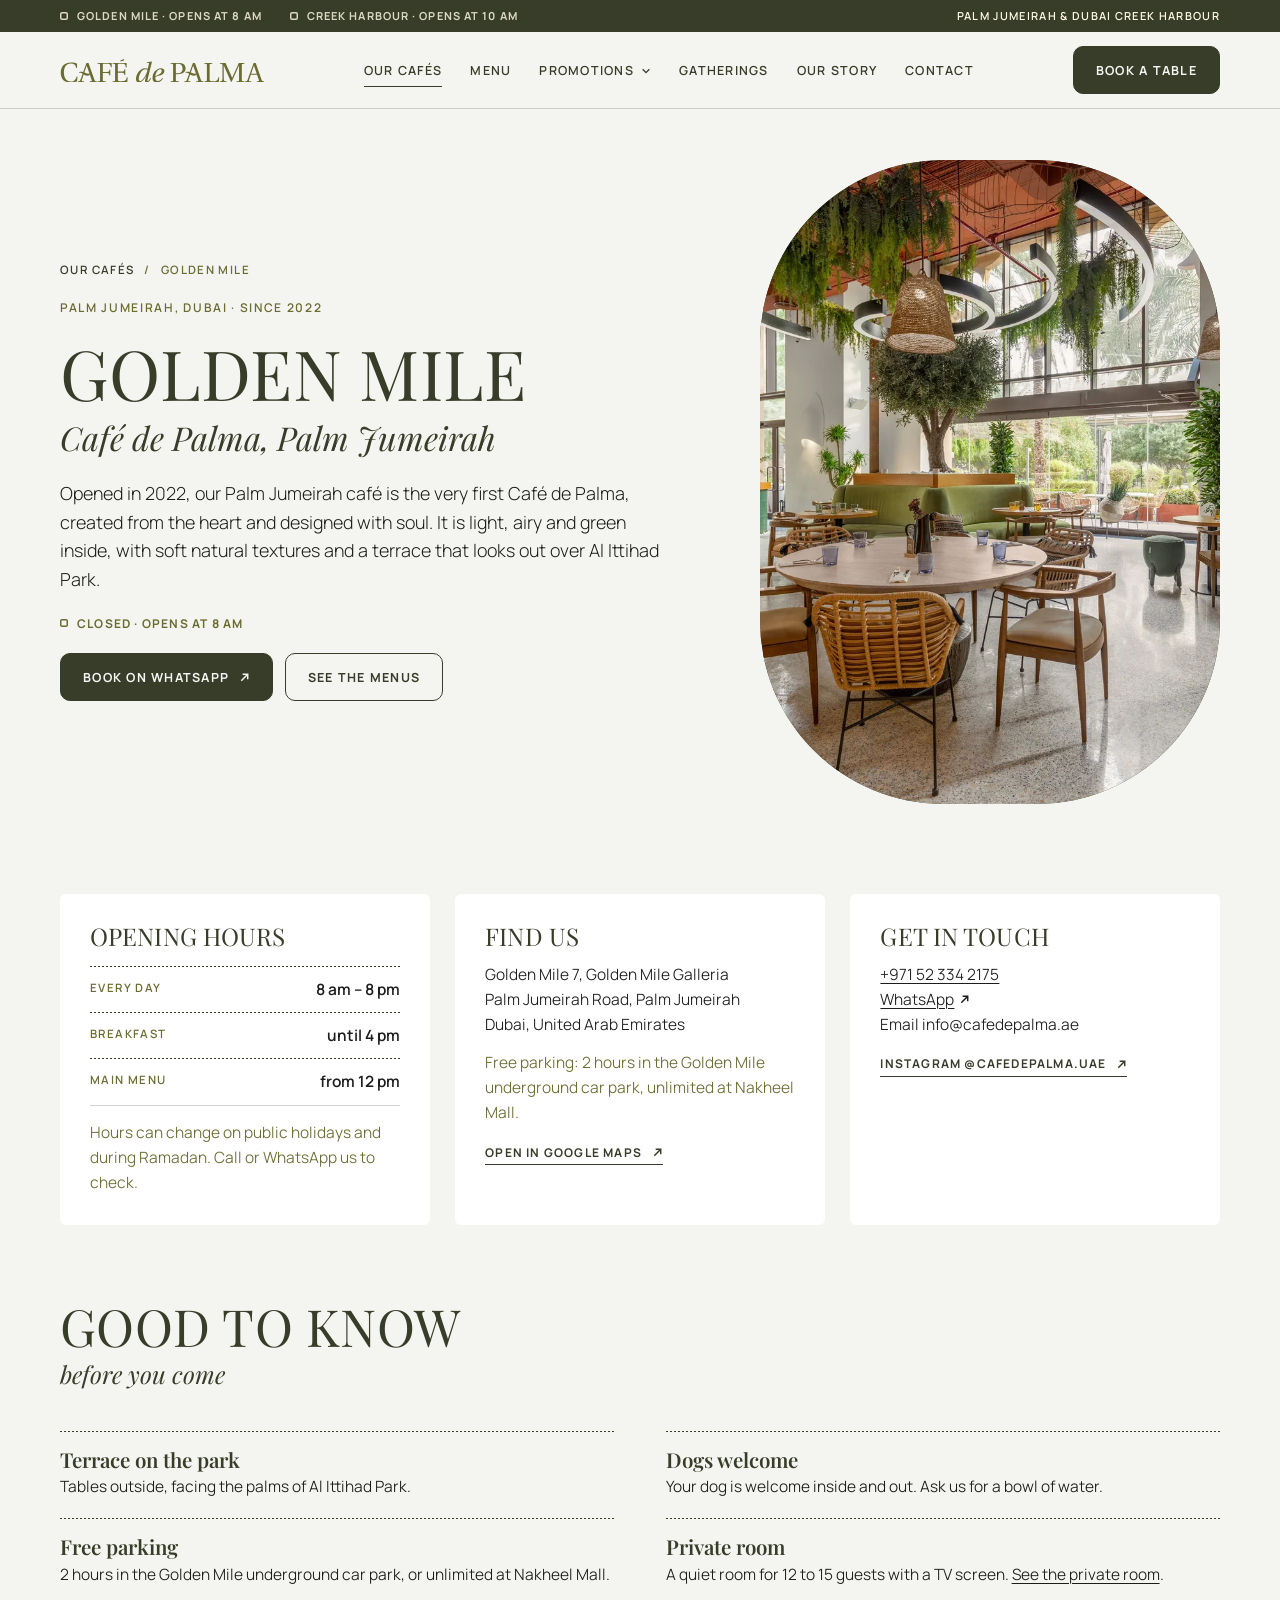
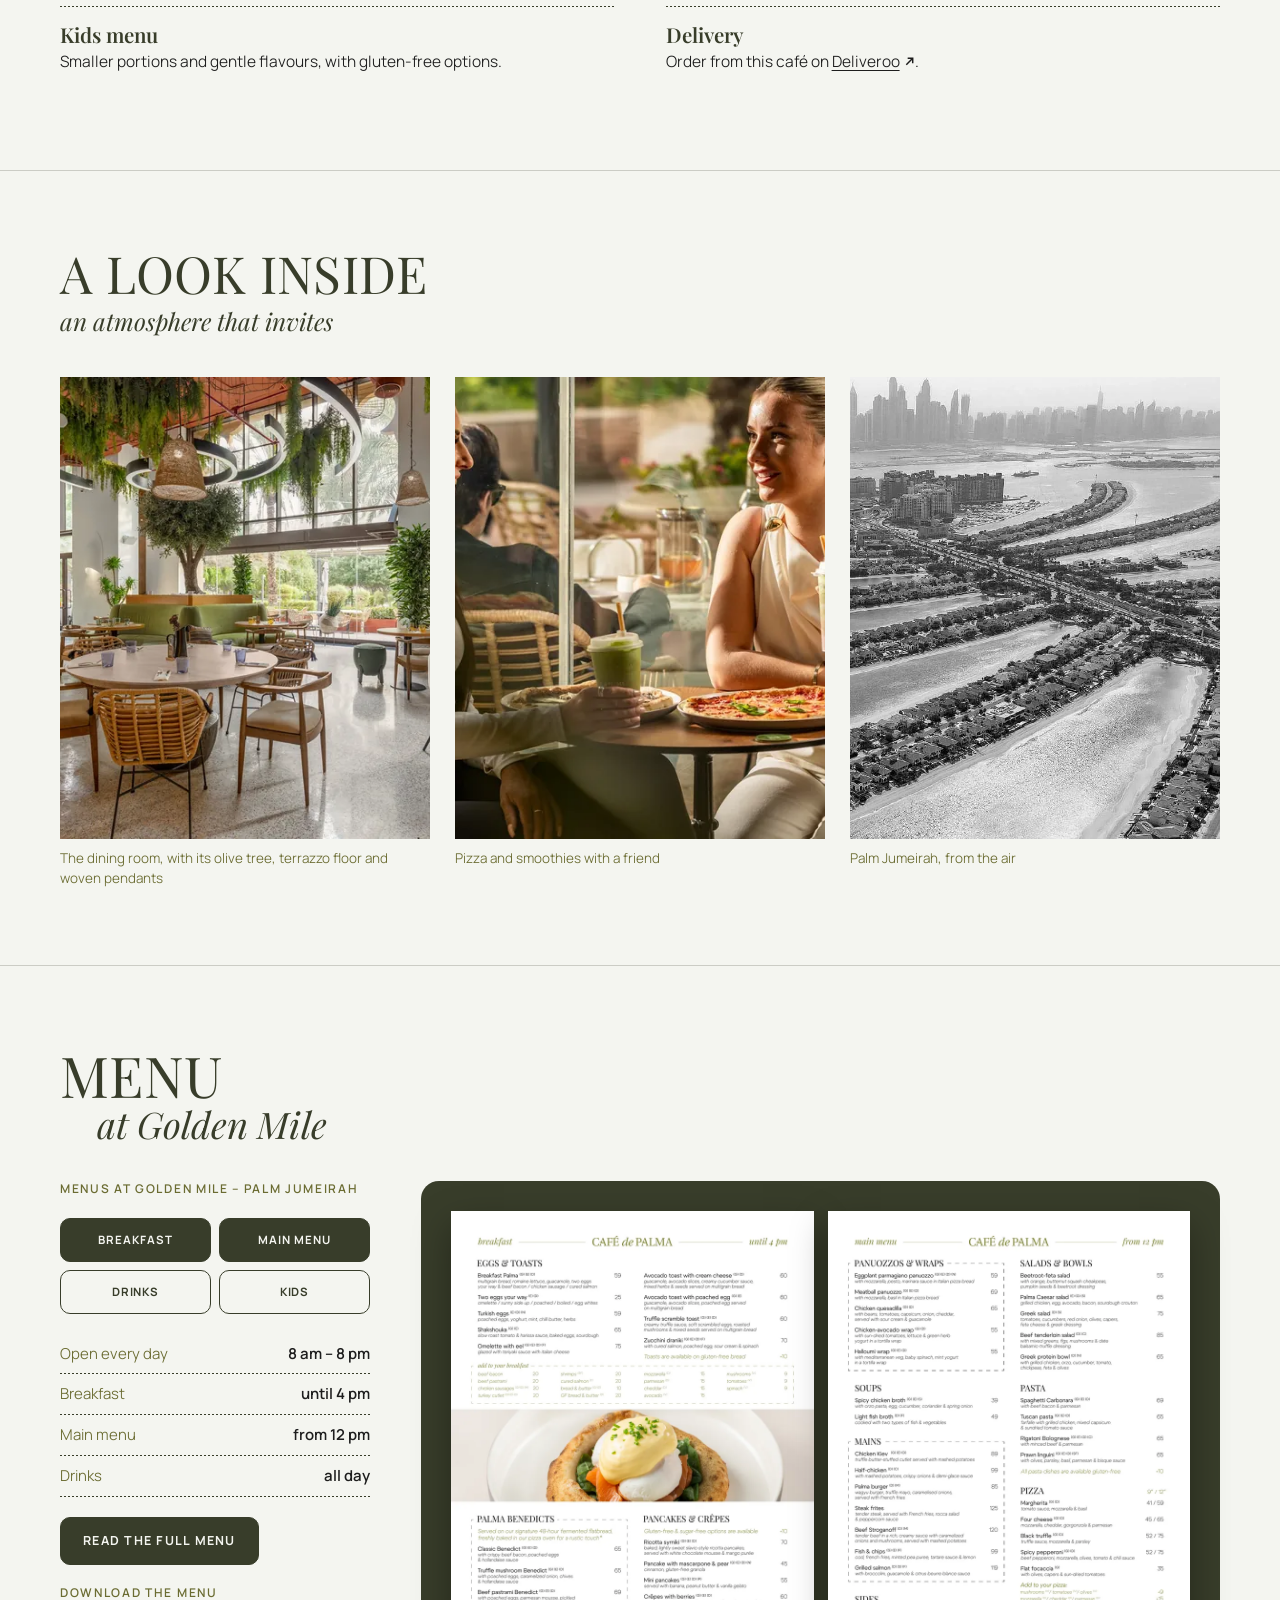
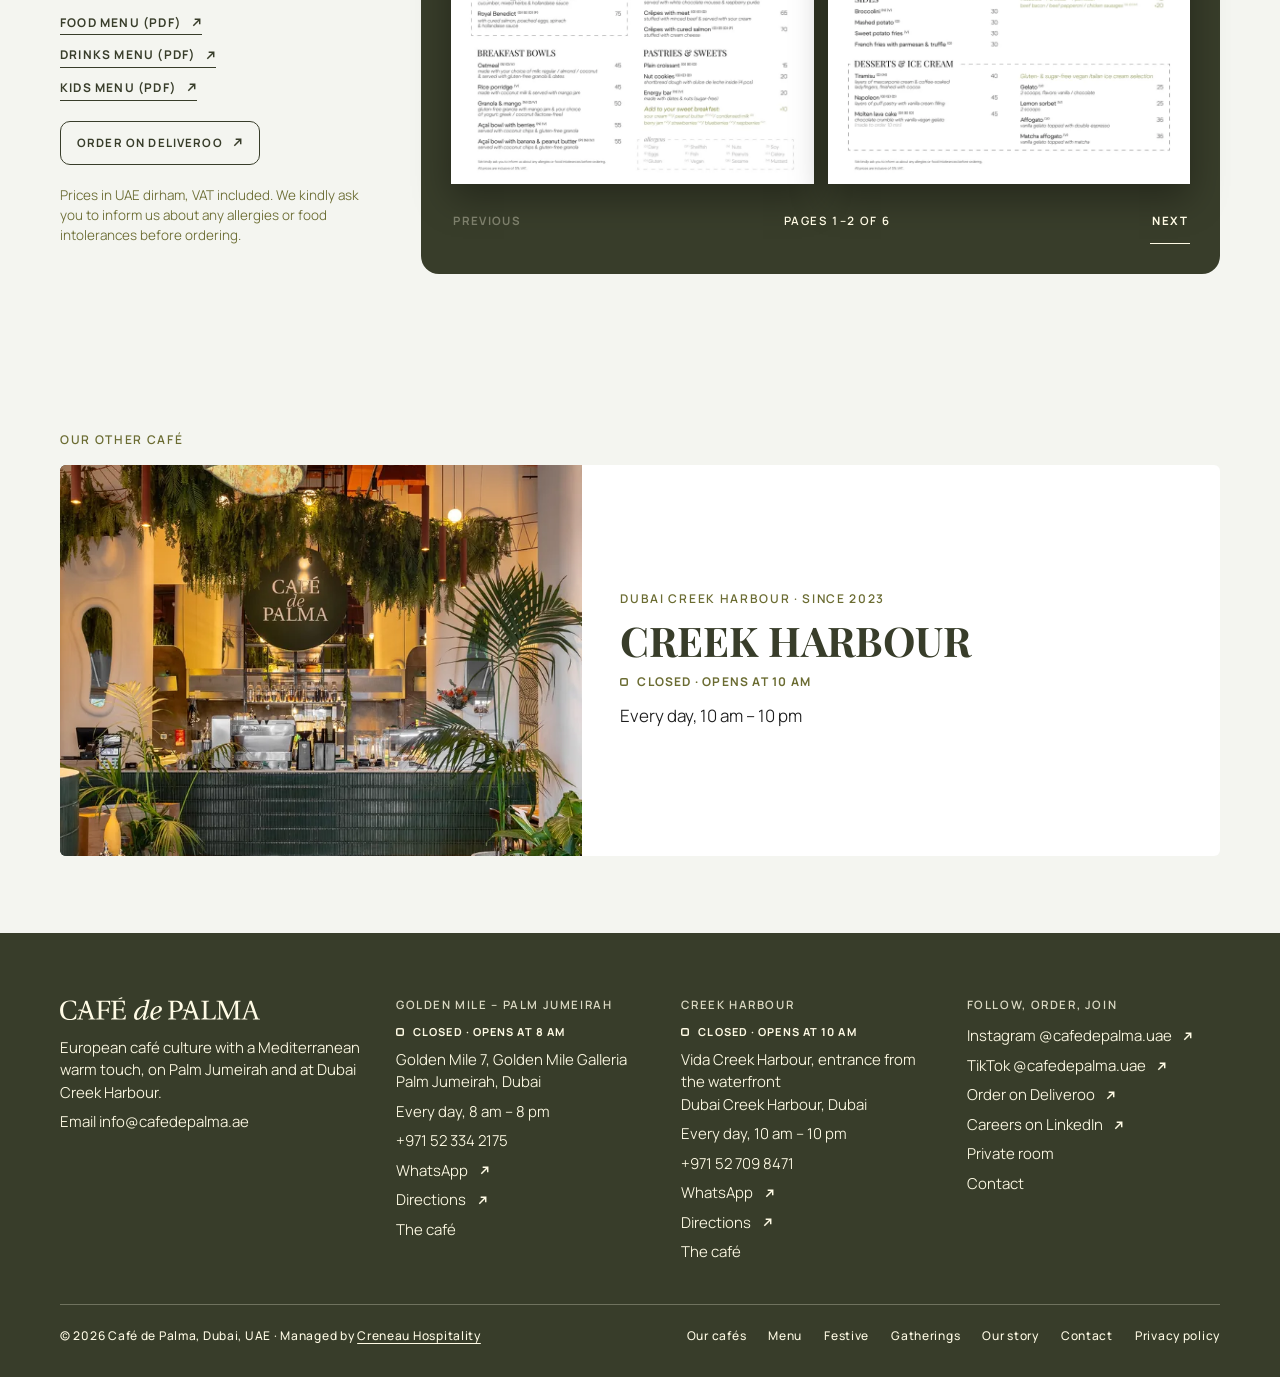
<file: palm-jumeirah/index.html>
<!doctype html>
<html lang="en">
<head>
<meta charset="utf-8">
<meta name="viewport" content="width=device-width,initial-scale=1,viewport-fit=cover">
<title>Café de Palma Golden Mile | All-day café on Palm Jumeirah, Dubai</title>
<!-- Google tag (gtag.js) -->
<script async src="https://www.googletagmanager.com/gtag/js?id=G-DMEMDRD51P"></script>
<script>
  window.dataLayer = window.dataLayer || [];
  function gtag(){dataLayer.push(arguments);}
  gtag('js', new Date());
  gtag('config', 'G-DMEMDRD51P');
</script>
<meta name="description" content="Café de Palma Golden Mile, Palm Jumeirah: breakfast until 4 pm, pizza, specialty coffee and a park-view terrace. Open daily 8 am – 8 pm. Dogs welcome.">
<link rel="canonical" href="https://cafedepalma.ae/palm-jumeirah/">
<link rel="alternate" hreflang="en" href="https://cafedepalma.ae/palm-jumeirah/">
<link rel="alternate" hreflang="x-default" href="https://cafedepalma.ae/palm-jumeirah/">
<meta name="robots" content="index, follow, max-image-preview:large">
<meta name="theme-color" content="#F4F5F0">
<meta name="color-scheme" content="light">
<link rel="icon" href="/assets/icons/favicon.svg" type="image/svg+xml">
<link rel="icon" href="/assets/icons/favicon-32.png" sizes="32x32" type="image/png">
<link rel="apple-touch-icon" href="/assets/icons/apple-touch-icon.png">
<link rel="manifest" href="/site.webmanifest">
<meta name="geo.region" content="AE-DU">
<meta name="geo.placename" content="Dubai">
<meta name="format-detection" content="telephone=no">
<meta property="og:type" content="website">
<meta property="og:site_name" content="Café de Palma">
<meta property="og:locale" content="en_AE">
<meta property="og:url" content="https://cafedepalma.ae/palm-jumeirah/">
<meta property="og:title" content="Café de Palma Golden Mile | All-day café on Palm Jumeirah, Dubai">
<meta property="og:description" content="Café de Palma Golden Mile, Palm Jumeirah: breakfast until 4 pm, pizza, specialty coffee and a park-view terrace. Open daily 8 am – 8 pm. Dogs welcome.">
<meta property="og:image" content="https://cafedepalma.ae/assets/og/palm-jumeirah.jpg">
<meta property="og:image:width" content="1200">
<meta property="og:image:height" content="630">
<meta property="og:image:alt" content="The dining room at Café de Palma Golden Mile on Palm Jumeirah">
<meta property="og:image:type" content="image/jpeg">
<meta name="twitter:card" content="summary_large_image">
<meta name="twitter:title" content="Café de Palma Golden Mile | All-day café on Palm Jumeirah, Dubai">
<meta name="twitter:description" content="Café de Palma Golden Mile, Palm Jumeirah: breakfast until 4 pm, pizza, specialty coffee and a park-view terrace. Open daily 8 am – 8 pm. Dogs welcome.">
<meta name="twitter:image" content="https://cafedepalma.ae/assets/og/palm-jumeirah.jpg">
<meta name="twitter:image:alt" content="The dining room at Café de Palma Golden Mile on Palm Jumeirah">
<link rel="preload" href="/assets/fonts/playfair-display-variable.woff2" as="font" type="font/woff2" crossorigin>
<link rel="preload" href="/assets/fonts/manrope-variable.woff2" as="font" type="font/woff2" crossorigin>
<link rel="stylesheet" href="/assets/cdp.css?v=5d5cc2a29e">
<script defer src="/assets/cdp.js?v=5d5cc2a29e"></script>
<script type="application/ld+json">
{
 "@context": "https://schema.org",
 "@graph": [
  {
   "@type": "Organization",
   "@id": "https://cafedepalma.ae/#brand",
   "name": "Café de Palma",
   "url": "https://cafedepalma.ae/",
   "logo": {
    "@type": "ImageObject",
    "url": "https://cafedepalma.ae/assets/icons/logo-512.png",
    "width": 512,
    "height": 512
   },
   "description": "An all-day café in Dubai: European café culture with a Mediterranean warm touch.",
   "email": "info@cafedepalma.ae",
   "sameAs": [
    "https://www.instagram.com/cafedepalma.uae/",
    "https://www.tiktok.com/@cafedepalma.uae",
    "https://www.linkedin.com/company/caf%C3%A9-de-palma/"
   ]
  },
  {
   "@type": "CafeOrCoffeeShop",
   "@id": "https://cafedepalma.ae/palm-jumeirah/#cafe",
   "name": "Café de Palma Golden Mile – Palm Jumeirah",
   "url": "https://cafedepalma.ae/palm-jumeirah/",
   "image": [
    "https://cafedepalma.ae/img/cdp-golden-mile-dining-room.webp",
    "https://cafedepalma.ae/img/cdp-golden-mile-olive-tree.webp"
   ],
   "telephone": "+971 52 334 2175",
   "email": "info@cafedepalma.ae",
   "address": {
    "@type": "PostalAddress",
    "streetAddress": "Golden Mile 7, Golden Mile Galleria",
    "addressLocality": "Dubai",
    "addressRegion": "Palm Jumeirah",
    "addressCountry": "AE"
   },
   "geo": {
    "@type": "GeoCoordinates",
    "latitude": 25.1105279,
    "longitude": 55.1428189
   },
   "hasMap": "https://maps.app.goo.gl/K9s8Z5mWeQSYeV8w6",
   "openingHoursSpecification": [
    {
     "@type": "OpeningHoursSpecification",
     "dayOfWeek": [
      "Monday",
      "Tuesday",
      "Wednesday",
      "Thursday",
      "Friday",
      "Saturday",
      "Sunday"
     ],
     "opens": "08:00",
     "closes": "20:00"
    }
   ],
   "servesCuisine": [
    "Breakfast",
    "European",
    "Mediterranean",
    "Pizza",
    "Coffee"
   ],
   "hasMenu": "https://cafedepalma.ae/menu/",
   "menu": "https://cafedepalma.ae/menu/",
   "acceptsReservations": true,
   "amenityFeature": [
    {
     "@type": "LocationFeatureSpecification",
     "name": "Terrace",
     "value": true
    },
    {
     "@type": "LocationFeatureSpecification",
     "name": "Pet-friendly",
     "value": true
    },
    {
     "@type": "LocationFeatureSpecification",
     "name": "Free parking",
     "value": true
    },
    {
     "@type": "LocationFeatureSpecification",
     "name": "Private room",
     "value": true
    }
   ],
   "brand": {
    "@id": "https://cafedepalma.ae/#brand"
   },
   "sameAs": [
    "https://www.instagram.com/cafedepalma.uae/"
   ]
  },
  {
   "@type": "BreadcrumbList",
   "itemListElement": [
    {
     "@type": "ListItem",
     "position": 1,
     "name": "Café de Palma",
     "item": "https://cafedepalma.ae/"
    },
    {
     "@type": "ListItem",
     "position": 2,
     "name": "Golden Mile – Palm Jumeirah",
     "item": "https://cafedepalma.ae/palm-jumeirah/"
    }
   ]
  }
 ]
}
</script>
</head>
<body>
<a class="skip" href="#main">Skip to content</a>

<div class="strip">
  <div class="wrap">
    <div class="strip-status" aria-label="Opening status, Dubai time">
      <span class="status" data-status="golden-mile" data-status-short data-status-prefix="Golden Mile · "></span>
      <span class="status" data-status="creek-harbour" data-status-short data-status-prefix="Creek Harbour · "></span>
    </div>
    <a class="strip-link" href="/#cafes">Palm Jumeirah &amp; Dubai Creek Harbour</a>
  </div>
</div>
<header class="site-header">
  <div class="wrap">
    <a class="brand" href="/" aria-label="Café de Palma, home"><svg xmlns="http://www.w3.org/2000/svg" viewBox="657.94 504.87 605.07 70.1" width="226" height="26" aria-hidden="true" focusable="false"><g fill="currentColor"><path d="M 1074.984 566.367 L 1057.433 516.464 L 1051.304 516.464 L 1042.609 540.960 C 1042.308 541.843 1041.976 542.781 1041.617 543.746 C 1032.425 540.683 1028.699 544.988 1028.699 544.988 L 1030.464 546.753 C 1030.464 546.753 1033.722 544.324 1039.933 548.464 C 1037.890 554.226 1035.628 560.492 1033.640 565.648 C 1031.902 570.117 1031.156 571.109 1025.941 571.359 L 1025.941 573.757 L 1044.156 573.757 L 1044.156 571.359 L 1039.878 570.917 C 1037.394 570.667 1037.144 569.839 1037.808 567.605 C 1039.214 562.640 1040.953 557.511 1042.859 551.636 L 1043.109 550.917 C 1043.410 551.113 1056.273 559.304 1061.156 550.863 L 1061.406 551.636 L 1066.953 567.441 C 1067.781 569.839 1067.367 570.75 1064.718 571 L 1060.992 571.332 L 1060.992 573.730 L 1082.191 573.730 L 1082.191 571.332 C 1077.386 570.917 1076.476 570.667 1074.984 566.367 Z M 1045.039 545.097 C 1047.386 538.007 1049.812 531.085 1051.968 524.796 L 1052.214 524.796 L 1060.218 547.882 C 1060.027 548.023 1056.382 550.449 1045.039 545.097 Z M 1045.039 545.097 "></path><path d="M 758.046 566.367 L 740.496 516.464 L 734.367 516.464 L 725.671 540.960 C 725.367 541.843 725.039 542.781 724.679 543.746 C 715.488 540.683 711.761 544.988 711.761 544.988 L 713.527 546.753 C 713.527 546.753 716.785 544.324 722.996 548.464 C 720.953 554.226 718.691 560.492 716.703 565.648 C 714.964 570.117 714.218 571.109 709.003 571.359 L 709.003 573.757 L 727.218 573.757 L 727.218 571.359 L 722.914 570.945 C 720.429 570.695 720.179 569.867 720.843 567.632 C 722.25 562.667 723.988 557.539 725.894 551.664 L 726.140 550.945 C 726.445 551.140 739.308 559.332 744.191 550.890 L 744.441 551.664 L 749.988 567.468 C 750.816 569.867 750.402 570.781 747.753 571.027 L 744.027 571.359 L 744.027 573.757 L 765.25 573.757 L 765.25 571.359 C 760.449 570.917 759.539 570.667 758.046 566.367 Z M 728.101 545.097 C 730.449 538.007 732.875 531.085 735.031 524.796 L 735.277 524.796 L 743.281 547.882 C 743.089 548.023 739.472 550.449 728.101 545.097 Z M 728.101 545.097 "></path><path d="M 687.832 572.070 C 670.773 572.070 667.214 555.273 667.214 545.257 C 667.214 531.687 672.597 518.117 687.996 518.117 C 696.445 518.117 702.324 521.589 703.894 531.355 L 706.378 531.355 L 706.378 518.445 C 702.652 516.707 696.359 515.218 688.824 515.218 C 678.640 515.218 670.445 518.199 665.476 523.742 C 660.757 529.039 657.941 536.156 657.941 545.507 C 657.941 555.187 660.839 562.968 665.808 567.933 C 670.941 573.062 679.054 574.968 688.328 574.968 C 694.953 574.968 702.570 573.148 706.546 570.996 L 707.703 557.175 L 705.218 557.175 C 702.902 565.781 698.679 572.070 687.832 572.070 Z M 687.832 572.070 "></path><path d="M 767.460 518.863 C 774.746 519.359 774.910 519.527 774.910 524.160 L 774.910 566.035 C 774.910 570.667 774.746 570.832 767.460 571.332 L 767.460 573.730 L 791.886 573.730 L 791.886 571.332 C 783.355 570.832 783.109 570.667 783.109 566.035 L 783.109 546.667 L 794.699 546.667 C 801.738 546.667 802.070 548.656 802.816 553.953 L 805.300 553.953 L 805.300 536.242 L 802.816 536.242 C 802.070 541.539 801.738 543.523 794.699 543.523 L 783.109 543.523 L 783.109 522.339 C 783.109 519.609 783.441 519.359 786.171 519.359 L 794.371 519.359 C 803.972 519.359 805.878 521.265 807.039 529.703 L 809.523 529.703 L 809.523 516.464 L 767.460 516.464 Z M 767.460 518.863 "></path><path d="M 838.503 570.832 C 834.613 570.832 831.632 570.667 829.890 570.007 C 828.152 569.261 827.824 567.855 827.824 563.800 L 827.824 545.511 L 839.414 545.511 C 846.453 545.511 846.785 547.496 847.531 552.710 L 850.011 552.710 L 850.011 535.25 L 847.531 535.25 C 846.785 540.378 846.453 542.367 839.414 542.367 L 827.824 542.367 L 827.824 522.339 C 827.824 519.691 828.238 519.359 830.886 519.359 L 839 519.359 C 848.441 519.359 850.343 521.429 851.503 530.035 L 853.988 530.035 L 853.988 516.464 L 812.171 516.464 L 812.171 518.863 C 819.460 519.359 819.625 519.527 819.625 524.160 L 819.625 566.035 C 819.625 570.667 819.460 570.832 812.171 571.332 L 812.171 573.730 L 856.058 573.730 L 857.050 559.414 L 854.566 559.414 C 852.664 569.511 848.937 570.832 838.503 570.832 Z M 838.503 570.832 "></path><path d="M 835.246 509.625 L 835.882 511.968 L 845.957 509.265 L 846.371 504.878 Z M 835.246 509.625 "></path><path d="M 917.191 570.425 C 915.535 570.425 915.703 568.523 916.363 565.875 L 929.445 512.746 L 929.031 512.332 L 914.292 514.320 L 913.796 516.222 L 918.765 516.718 C 920.753 516.882 920.917 517.464 920.257 520.113 L 917.109 533.433 L 916.945 533.601 C 915.371 532.773 912.804 532.195 909.988 532.195 C 890.695 532.195 881.835 553.792 881.835 563.804 C 881.835 569.183 883.410 574.730 890.117 574.730 C 899.636 574.730 907.007 564.550 911.894 555.695 L 912.058 555.695 L 909.324 565.542 C 907.671 571.417 908.910 574.812 913.136 574.730 C 919.179 574.730 923.816 569.101 926.632 562.812 L 924.644 561.652 C 923.152 564.550 919.511 570.425 917.191 570.425 Z M 908 557.765 C 904.027 564.218 898.562 570.425 894.171 570.425 C 891.523 570.425 890.035 568.191 890.035 564.468 C 890.035 555.531 897.238 535.089 910.484 535.089 C 913.050 535.089 915.207 535.835 916.199 536.746 C 914.957 543.117 912.222 550.894 908 557.765 Z M 908 557.765 "></path><path d="M 1023.070 519.773 C 1019.093 517.292 1013.796 516.464 1008 516.464 L 984.898 516.464 L 984.898 518.863 C 992.183 519.359 992.347 519.527 992.347 524.160 L 992.347 566.035 C 992.347 570.667 992.183 570.832 984.898 571.332 L 984.898 573.730 L 1009.324 573.730 L 1009.324 571.332 C 1000.796 570.832 1000.546 570.667 1000.546 566.035 L 1000.546 550.226 L 1005.265 550.226 C 1009.074 550.226 1012.800 549.898 1015.863 549.152 C 1022.238 547.496 1029.527 543.027 1029.527 532.683 C 1029.527 526.394 1026.796 522.089 1023.070 519.773 Z M 1006.675 547.332 C 1001.789 547.332 1000.546 547.167 1000.546 544.105 L 1000.546 522.421 C 1000.546 520.105 1001.457 519.359 1006.839 519.359 C 1015.367 519.359 1020.585 524.242 1020.585 533.261 C 1020.585 543.609 1013.796 547.332 1006.675 547.332 Z M 1006.675 547.332 "></path><path d="M 1112.078 570.832 C 1107.937 570.832 1104.957 570.667 1103.218 570.007 C 1101.480 569.261 1101.148 567.855 1101.148 563.800 L 1101.148 524.160 C 1101.148 519.527 1101.398 519.359 1109.097 518.863 L 1109.097 516.464 L 1085.5 516.464 L 1085.5 518.863 C 1092.785 519.359 1092.953 519.527 1092.953 524.160 L 1092.953 566.035 C 1092.953 570.667 1092.785 570.832 1085.5 571.332 L 1085.5 573.730 L 1128.472 573.730 L 1129.468 558.917 L 1126.984 558.917 C 1125.328 569.757 1120.773 570.832 1112.078 570.832 Z M 1112.078 570.832 "></path><path d="M 1178.179 538.394 L 1168.242 560.574 L 1168.078 560.574 L 1158.304 538.476 C 1155.078 531.113 1151.601 523.828 1148.617 516.464 L 1131.808 516.464 L 1131.808 518.863 C 1139.097 519.359 1139.261 519.527 1139.261 524.160 L 1139.261 556.929 C 1139.261 561.316 1139.097 564.460 1138.683 567.191 C 1138.187 570.667 1136.199 571 1131.894 571.332 L 1131.894 573.730 L 1151.515 573.730 L 1151.515 571.332 C 1146.136 570.917 1144.148 570.667 1143.652 567.191 C 1143.238 564.460 1143.070 561.316 1143.070 556.929 L 1143.070 524.078 L 1143.238 524.078 L 1164.597 572.738 L 1166.835 572.738 L 1188.445 524.078 L 1188.695 524.078 L 1188.695 566.035 C 1188.695 570.667 1188.527 570.832 1181.242 571.332 L 1181.242 573.730 L 1204.343 573.730 L 1204.343 571.332 C 1197.140 570.832 1196.890 570.667 1196.890 566.035 L 1196.890 524.160 C 1196.890 519.527 1197.140 519.359 1204.343 518.863 L 1204.343 516.464 L 1187.699 516.464 C 1184.886 523.828 1181.492 531.113 1178.179 538.394 Z M 1178.179 538.394 "></path><path d="M 1255.800 566.363 L 1238.246 516.464 L 1232.117 516.464 L 1223.421 540.960 C 1220.855 548.160 1217.378 558.089 1214.480 565.621 C 1212.742 570.089 1211.996 571.082 1206.781 571.332 L 1206.781 573.730 L 1224.996 573.730 L 1224.996 571.332 L 1220.691 570.917 C 1218.207 570.667 1217.957 569.839 1218.621 567.605 C 1220.027 562.640 1221.765 557.511 1223.671 551.636 L 1242.218 551.636 L 1247.765 567.441 C 1248.593 569.839 1248.179 570.75 1245.531 571 L 1241.804 571.332 L 1241.804 573.730 L 1263.003 573.730 L 1263.003 571.332 C 1258.199 570.917 1257.289 570.667 1255.800 566.363 Z M 1224.746 548.492 C 1227.398 540.214 1230.296 532.105 1232.781 524.824 L 1233.027 524.824 L 1241.226 548.492 Z M 1224.746 548.492 "></path><path d="M 948.628 554.871 C 954.093 554.070 958.511 551.585 958.511 551.585 C 960.359 550.539 961.742 549.464 962.898 548.414 C 965.796 545.519 966.378 542.789 966.378 540.468 C 966.378 536.085 962.898 532.195 956.109 532.195 C 948.656 532.195 942.531 536 937.976 541.628 C 933.589 547.007 931.105 554.207 931.105 561.160 C 931.105 572.746 938.640 574.730 943.441 574.730 C 949.484 574.730 956.773 572.082 962.402 562.898 L 960.5 561.242 C 957.519 565.132 953.046 570.675 946.835 570.675 C 941.316 570.675 939.496 566.179 939.300 560.136 C 939.410 559.945 941.730 555.890 948.628 554.871 Z M 939.437 556.964 C 939.437 556.937 939.437 556.937 939.437 556.910 C 939.437 556.855 939.437 556.800 939.437 556.746 C 939.437 556.718 939.437 556.691 939.437 556.664 C 939.437 556.605 939.437 556.523 939.437 556.441 C 939.496 555.753 939.632 554.539 939.964 552.578 C 941.949 543.449 947.691 535.089 953.765 535.089 C 956.660 535.089 958.566 537.078 958.566 539.972 C 958.566 542.015 957.933 544.140 956.496 546.152 C 956.496 546.152 954.593 549.628 948.574 551.613 C 943.605 553.269 941.289 555.144 939.437 557.160 C 939.437 557.105 939.437 557.046 939.437 556.964 Z M 939.437 556.964 "></path></g></svg></a>
    <nav class="site-nav" id="site-nav" aria-label="Main">
      <a href="/#cafes" aria-current="page">Our cafés</a>
      <a href="/menu/">Menu</a>
      <div class="nav-group"><button type="button" class="nav-parent" aria-expanded="false" aria-controls="nav-promos">Promotions<svg viewBox="0 0 12 12" width="10" height="10" aria-hidden="true"><path d="m2 4 4 4 4-4" fill="none" stroke="currentColor" stroke-width="1.6"/></svg></button><div class="nav-sub" id="nav-promos"><a href="/halloween/" data-show-until="2026-10-31">Halloween</a><a href="/fuel-challenge/" data-show-until="2026-11-29">Palma 30×30 Fuel Challenge</a><a href="/festive/">Festive season</a></div></div>
      <a href="/gatherings/">Gatherings</a>
      <a href="/our-story/">Our story</a>
      <a href="/contact/">Contact</a>
    </nav>
    <div class="header-actions">
      <a class="btn" href="/#cafes" data-open-book><span>Book<span class="long"> a table</span></span></a>
      <button class="nav-toggle" type="button" aria-expanded="false" aria-controls="site-nav">
        <span class="sr-only">Menu</span>
        <svg width="22" height="16" viewBox="0 0 22 16" aria-hidden="true" focusable="false"><path d="M0 1h22M0 8h22M0 15h22" stroke="currentColor" stroke-width="1.6" fill="none"/></svg>
      </button>
    </div>
  </div>
</header>
<main id="main" tabindex="-1">
  <section class="page-hero" aria-labelledby="h-golden-mile">
    <div class="wrap">
      <div class="hero-copy">
        <nav class="crumbs" aria-label="Breadcrumb"><a href="/#cafes">Our cafés</a><span aria-hidden="true">/</span><span aria-current="page">Golden Mile</span></nav>
        <p class="eyebrow">Palm Jumeirah, Dubai · since 2022</p>
        <h1 class="lockup " id="h-golden-mile"><span class="lockup__upper">Golden Mile</span><span class="lockup__lower">Café de Palma, Palm Jumeirah</span></h1>
        <p class="lead">Opened in 2022, our Palm Jumeirah café is the very first Café de Palma, created from the heart and designed with soul. It is light, airy and green inside, with soft natural textures and a terrace that looks out over Al Ittihad Park.</p>
        <p class="status" data-status="golden-mile"></p>
        <div class="actions">
          <a class="btn" href="https://wa.me/971523342175?text=Hello%20Caf%C3%A9%20de%20Palma%2C%20I%20would%20like%20to%20book%20a%20table%20at%20Golden%20Mile%20%E2%80%93%20Palm%20Jumeirah." target="_blank" rel="noopener">Book on WhatsApp<svg class="ext" viewBox="0 0 12 12" width="11" height="11" aria-hidden="true" focusable="false"><path d="M4 2.5h5.5V8M9.5 2.5 2.5 9.5" fill="none" stroke="currentColor" stroke-width="1.6"/></svg><span class="sr-only"> (opens in a new tab)</span></a>
          <a class="btn btn-line" href="#menus">See the menus</a>
        </div>
      </div>
      <div class="hero-media">
        <div class="arch"><img class="ph" src="/img/cdp-golden-mile-olive-tree.webp" srcset="/img/cdp-golden-mile-olive-tree-720.webp 720w, /img/cdp-golden-mile-olive-tree.webp 1200w" sizes="(max-width:900px) 80vw, 470px" width="1200" height="1733" alt="The double-height dining room at Golden Mile, with an olive tree, a green velvet banquette, rattan chairs and greenery hanging from ring lights" fetchpriority="high" decoding="async" style="--pos:50% 55%"></div>
      </div>
    </div>
  </section>

  <div class="wrap info-grid">
    <section class="info" aria-labelledby="hours-golden-mile">
      <h2 id="hours-golden-mile">Opening hours</h2>
      <dl class="facts">
        <div><dt>Every day</dt><dd>8 am – 8 pm</dd></div>
        <div><dt>Breakfast</dt><dd>until 4 pm</dd></div>
        <div><dt>Main menu</dt><dd>from 12 pm</dd></div>
      </dl>
      <p class="note">Hours can change on public holidays and during Ramadan. Call or WhatsApp us to check.</p>
    </section>
    <section class="info" aria-labelledby="find-golden-mile">
      <h2 id="find-golden-mile">Find us</h2>
      <address>Golden Mile 7, Golden Mile Galleria<br>Palm Jumeirah Road, Palm Jumeirah<br>Dubai, United Arab Emirates</address>
      <p class="note">Free parking: 2 hours in the Golden Mile underground car park, unlimited at Nakheel Mall.</p>
      <p><a class="link-caps" href="https://maps.app.goo.gl/K9s8Z5mWeQSYeV8w6" target="_blank" rel="noopener">Open in Google Maps<svg class="ext" viewBox="0 0 12 12" width="11" height="11" aria-hidden="true" focusable="false"><path d="M4 2.5h5.5V8M9.5 2.5 2.5 9.5" fill="none" stroke="currentColor" stroke-width="1.6"/></svg><span class="sr-only"> (opens in a new tab)</span></a></p>
    </section>
    <section class="info" aria-labelledby="touch-golden-mile">
      <h2 id="touch-golden-mile">Get in touch</h2>
      <p><a href="tel:+971523342175">+971 52 334 2175</a><br><a href="https://wa.me/971523342175" target="_blank" rel="noopener">WhatsApp<svg class="ext" viewBox="0 0 12 12" width="11" height="11" aria-hidden="true" focusable="false"><path d="M4 2.5h5.5V8M9.5 2.5 2.5 9.5" fill="none" stroke="currentColor" stroke-width="1.6"/></svg><span class="sr-only"> (opens in a new tab)</span></a><br>Email <span class="select-all">info@cafedepalma.ae</span></p>
      <p><a class="link-caps" href="https://www.instagram.com/cafedepalma.uae/" target="_blank" rel="noopener">Instagram @cafedepalma.uae<svg class="ext" viewBox="0 0 12 12" width="11" height="11" aria-hidden="true" focusable="false"><path d="M4 2.5h5.5V8M9.5 2.5 2.5 9.5" fill="none" stroke="currentColor" stroke-width="1.6"/></svg><span class="sr-only"> (opens in a new tab)</span></a></p>
    </section>
  </div>

  <section class="sec sec--tight" aria-labelledby="know-golden-mile">
    <div class="wrap">
      <div class="sec-head"><h2 class="lockup h2" id="know-golden-mile"><span class="lockup__upper">Good to know</span><span class="lockup__lower">before you come</span></h2></div>
      <ul class="feature-list">
          <li><h3>Terrace on the park</h3><p>Tables outside, facing the palms of Al Ittihad Park.</p></li>
          <li><h3>Dogs welcome</h3><p>Your dog is welcome inside and out. Ask us for a bowl of water.</p></li>
          <li><h3>Free parking</h3><p>2 hours in the Golden Mile underground car park, or unlimited at Nakheel Mall.</p></li>
          <li><h3>Private room</h3><p>A quiet room for 12 to 15 guests with a TV screen. <a href="/gatherings/#private-room">See the private room</a>.</p></li>
          <li><h3>Kids menu</h3><p>Smaller portions and gentle flavours, with gluten-free options.</p></li>
          <li><h3>Delivery</h3><p>Order from this café on <a href="https://deliveroo.ae/menu/dubai/the-palm/cafe-de-palma" target="_blank" rel="noopener">Deliveroo<svg class="ext" viewBox="0 0 12 12" width="11" height="11" aria-hidden="true" focusable="false"><path d="M4 2.5h5.5V8M9.5 2.5 2.5 9.5" fill="none" stroke="currentColor" stroke-width="1.6"/></svg><span class="sr-only"> (opens in a new tab)</span></a>.</p></li>
      </ul>
    </div>
  </section>

  <section class="sec sec--tight sec--rule" aria-labelledby="look-golden-mile">
    <div class="wrap">
      <div class="sec-head"><h2 class="lockup h2" id="look-golden-mile"><span class="lockup__upper">A look inside</span><span class="lockup__lower">an atmosphere that invites</span></h2></div>
      <div class="gallery">
          <figure><img class="ph" src="/img/cdp-golden-mile-dining-room.webp" srcset="/img/cdp-golden-mile-dining-room-720.webp 720w, /img/cdp-golden-mile-dining-room.webp 1600w" sizes="(max-width:900px) 100vw, 45vw" width="1600" height="1133" alt="The dining room at Golden Mile with an olive tree, round tables, rattan chairs and woven pendant lights" loading="lazy" decoding="async" style="--pos:50% 50%"><figcaption>The dining room, with its olive tree, terrazzo floor and woven pendants</figcaption></figure>
          <figure><img class="ph" src="/img/cdp-friends-pizza-smoothies.webp" srcset="/img/cdp-friends-pizza-smoothies-720.webp 720w, /img/cdp-friends-pizza-smoothies.webp 1400w" sizes="(max-width:640px) 100vw, (max-width:900px) 50vw, 25vw" width="1400" height="990" alt="Two friends sharing a pizza and green smoothies at a terrace table" loading="lazy" decoding="async" style="--pos:50% 40%"><figcaption>Pizza and smoothies with a friend</figcaption></figure>
          <figure><img class="ph" src="/img/cdp-palm-jumeirah-bw.webp" width="647" height="1014" alt="Palm Jumeirah from the air, in black and white" loading="lazy" decoding="async" style="--pos:50% 50%"><figcaption>Palm Jumeirah, from the air</figcaption></figure>
      </div>
    </div>
  </section>

  <section class="sec sec--rule" id="menus" aria-labelledby="menus-golden-mile">
    <div class="wrap">
      <div class="menu-tools" id="menu-tools">
        <div class="menu-switch">
          <h2 class="menu-lockup" id="menus-golden-mile"><span class="menu-lockup__upper">Menu</span><span class="menu-lockup__lower">at Golden Mile</span></h2>
        </div>
        <div class="menu-panel" data-cafe="golden-mile" id="menu-golden-mile">
          <div class="mn-aside">
            <p class="eyebrow">Menus at Golden Mile – Palm Jumeirah</p>
            <div class="mn-tabs" role="group" aria-label="Choose a menu"><button type="button" class="mn-tab" data-menu-tab="breakfast" aria-pressed="false">Breakfast</button><button type="button" class="mn-tab" data-menu-tab="main" aria-pressed="false">Main menu</button><button type="button" class="mn-tab" data-menu-tab="drinks" aria-pressed="false">Drinks</button><button type="button" class="mn-tab" data-menu-tab="kids" aria-pressed="false">Kids</button></div>
            <dl class="serving">
          <div><dt>Open every day</dt><dd>8 am – 8 pm</dd></div>
          <div><dt>Breakfast</dt><dd>until 4 pm</dd></div>
          <div><dt>Main menu</dt><dd>from 12 pm</dd></div>
          <div><dt>Drinks</dt><dd>all day</dd></div>
        </dl>
            <div class="actions mn-read"><button type="button" class="btn" data-read>Read the full menu</button></div>
            <div class="mn-pdfs"><p class="eyebrow">Download the menu</p><ul><li><a class="link-caps" href="/menus/cafe-de-palma-golden-mile-food-menu.pdf" target="_blank" rel="noopener" type="application/pdf">Food menu (PDF)<svg class="ext" viewBox="0 0 12 12" width="11" height="11" aria-hidden="true" focusable="false"><path d="M4 2.5h5.5V8M9.5 2.5 2.5 9.5" fill="none" stroke="currentColor" stroke-width="1.6"/></svg><span class="sr-only"> (opens in a new tab)</span></a></li><li><a class="link-caps" href="/menus/cafe-de-palma-golden-mile-drinks-menu.pdf" target="_blank" rel="noopener" type="application/pdf">Drinks menu (PDF)<svg class="ext" viewBox="0 0 12 12" width="11" height="11" aria-hidden="true" focusable="false"><path d="M4 2.5h5.5V8M9.5 2.5 2.5 9.5" fill="none" stroke="currentColor" stroke-width="1.6"/></svg><span class="sr-only"> (opens in a new tab)</span></a></li><li><a class="link-caps" href="/menus/cafe-de-palma-golden-mile-kids-menu.pdf" target="_blank" rel="noopener" type="application/pdf">Kids menu (PDF)<svg class="ext" viewBox="0 0 12 12" width="11" height="11" aria-hidden="true" focusable="false"><path d="M4 2.5h5.5V8M9.5 2.5 2.5 9.5" fill="none" stroke="currentColor" stroke-width="1.6"/></svg><span class="sr-only"> (opens in a new tab)</span></a></li></ul></div>
            <div class="actions"><a class="btn btn-line btn-sm" href="https://deliveroo.ae/menu/dubai/the-palm/cafe-de-palma" target="_blank" rel="noopener">Order on Deliveroo<svg class="ext" viewBox="0 0 12 12" width="11" height="11" aria-hidden="true" focusable="false"><path d="M4 2.5h5.5V8M9.5 2.5 2.5 9.5" fill="none" stroke="currentColor" stroke-width="1.6"/></svg><span class="sr-only"> (opens in a new tab)</span></a></div>
            <p class="note">Prices in UAE dirham, VAT included. We kindly ask you to inform us about any allergies or food intolerances before ordering.</p>
          </div>
          <div class="mn-book">
            <div class="mn-spread"><button type="button" class="mn-pg"><img alt="" decoding="async" loading="lazy"></button><button type="button" class="mn-pg"><img alt="" decoding="async" loading="lazy"></button></div>
            <div class="mn-ctl"><button type="button" class="mn-nav" data-dir="-1">Previous</button><span class="mn-count" aria-live="polite"></span><button type="button" class="mn-nav" data-dir="1">Next</button></div>
          </div>
        </div>
      </div>
    </div>
  </section>

  <section class="sec sec--tight" aria-labelledby="other-golden-mile">
    <div class="wrap">
      <h2 class="eyebrow" id="other-golden-mile" style="margin-bottom:16px">Our other café</h2>
      <a class="other-cafe" href="/creek-harbour/">
        <img class="ph" src="/img/cdp-creek-harbour-coffee-bar.webp" srcset="/img/cdp-creek-harbour-coffee-bar-720.webp 720w, /img/cdp-creek-harbour-coffee-bar.webp 1200w" sizes="(max-width:900px) 100vw, 45vw" width="1200" height="1733" alt="" loading="lazy" decoding="async" style="--pos:50% 40%">
        <span class="other-cafe__body">
          <span class="eyebrow">Dubai Creek Harbour · since 2023</span>
          <span class="cafe-title h3" style="font-family:var(--serif);font-weight:700;color:var(--ink-strong);line-height:1.05">Creek Harbour</span>
          <span class="status" data-status="creek-harbour"></span>
          <span>Every day, 10 am – 10 pm</span>
        </span>
      </a>
    </div>
  </section>
</main>

<footer class="site-footer" id="contact">
  <div class="wrap">
    <div class="foot-grid">
      <div class="foot-col">
        <img class="logo" src="/assets/logo/cafe-de-palma-logotype-cream.svg" alt="Café de Palma" width="200" height="23" loading="lazy">
        <p>European café culture with a Mediterranean warm touch, on Palm Jumeirah and at Dubai Creek Harbour.</p>
        <span>Email <span class="select-all">info@cafedepalma.ae</span></span>
      </div>
      <div class="foot-col">
        <h2>Golden Mile – Palm Jumeirah</h2>
        <p class="status" data-status="golden-mile"></p>
        <address>Golden Mile 7, Golden Mile Galleria<br>Palm Jumeirah, Dubai</address>
        <span>Every day, 8 am – 8 pm</span>
        <a href="tel:+971523342175">+971 52 334 2175</a>
        <a href="https://wa.me/971523342175" target="_blank" rel="noopener">WhatsApp<svg class="ext" viewBox="0 0 12 12" width="11" height="11" aria-hidden="true" focusable="false"><path d="M4 2.5h5.5V8M9.5 2.5 2.5 9.5" fill="none" stroke="currentColor" stroke-width="1.6"/></svg><span class="sr-only"> (opens in a new tab)</span></a>
        <a href="https://maps.app.goo.gl/K9s8Z5mWeQSYeV8w6" target="_blank" rel="noopener">Directions<svg class="ext" viewBox="0 0 12 12" width="11" height="11" aria-hidden="true" focusable="false"><path d="M4 2.5h5.5V8M9.5 2.5 2.5 9.5" fill="none" stroke="currentColor" stroke-width="1.6"/></svg><span class="sr-only"> (opens in a new tab)</span></a>
        <a href="/palm-jumeirah/">The café</a>
      </div>
      <div class="foot-col">
        <h2>Creek Harbour</h2>
        <p class="status" data-status="creek-harbour"></p>
        <address>Vida Creek Harbour, entrance from the waterfront<br>Dubai Creek Harbour, Dubai</address>
        <span>Every day, 10 am – 10 pm</span>
        <a href="tel:+971527098471">+971 52 709 8471</a>
        <a href="https://wa.me/971527098471" target="_blank" rel="noopener">WhatsApp<svg class="ext" viewBox="0 0 12 12" width="11" height="11" aria-hidden="true" focusable="false"><path d="M4 2.5h5.5V8M9.5 2.5 2.5 9.5" fill="none" stroke="currentColor" stroke-width="1.6"/></svg><span class="sr-only"> (opens in a new tab)</span></a>
        <a href="https://maps.app.goo.gl/ZXc6RG2Ui1V7Mv6v5" target="_blank" rel="noopener">Directions<svg class="ext" viewBox="0 0 12 12" width="11" height="11" aria-hidden="true" focusable="false"><path d="M4 2.5h5.5V8M9.5 2.5 2.5 9.5" fill="none" stroke="currentColor" stroke-width="1.6"/></svg><span class="sr-only"> (opens in a new tab)</span></a>
        <a href="/creek-harbour/">The café</a>
      </div>
      <div class="foot-col">
        <h2>Follow, order, join</h2>
        <a href="https://www.instagram.com/cafedepalma.uae/" target="_blank" rel="noopener">Instagram @cafedepalma.uae<svg class="ext" viewBox="0 0 12 12" width="11" height="11" aria-hidden="true" focusable="false"><path d="M4 2.5h5.5V8M9.5 2.5 2.5 9.5" fill="none" stroke="currentColor" stroke-width="1.6"/></svg><span class="sr-only"> (opens in a new tab)</span></a>
        <a href="https://www.tiktok.com/@cafedepalma.uae" target="_blank" rel="noopener">TikTok @cafedepalma.uae<svg class="ext" viewBox="0 0 12 12" width="11" height="11" aria-hidden="true" focusable="false"><path d="M4 2.5h5.5V8M9.5 2.5 2.5 9.5" fill="none" stroke="currentColor" stroke-width="1.6"/></svg><span class="sr-only"> (opens in a new tab)</span></a>
        <a href="https://deliveroo.ae/menu/dubai/the-palm/cafe-de-palma" target="_blank" rel="noopener">Order on Deliveroo<svg class="ext" viewBox="0 0 12 12" width="11" height="11" aria-hidden="true" focusable="false"><path d="M4 2.5h5.5V8M9.5 2.5 2.5 9.5" fill="none" stroke="currentColor" stroke-width="1.6"/></svg><span class="sr-only"> (opens in a new tab)</span></a>
        <a href="https://www.linkedin.com/company/caf%C3%A9-de-palma/" target="_blank" rel="noopener">Careers on LinkedIn<svg class="ext" viewBox="0 0 12 12" width="11" height="11" aria-hidden="true" focusable="false"><path d="M4 2.5h5.5V8M9.5 2.5 2.5 9.5" fill="none" stroke="currentColor" stroke-width="1.6"/></svg><span class="sr-only"> (opens in a new tab)</span></a>
        <a href="/gatherings/">Private room</a>
        <a href="/contact/">Contact</a>
      </div>
    </div>
    <div class="foot-bottom">
      <span>&copy; <span data-year>2026</span> Café de Palma, Dubai, UAE &middot; Managed by <a href="https://www.creneauhospitality.com/" target="_blank" rel="noopener">Creneau Hospitality<span class="sr-only"> (opens in a new tab)</span></a></span>
      <nav aria-label="Footer">
        <a href="/#cafes">Our cafés</a>
        <a href="/menu/">Menu</a>
        <a href="/halloween/" data-show-until="2026-10-31">Halloween</a>
        <a href="/fuel-challenge/" data-show-until="2026-11-29">Fuel Challenge</a>
        <a href="/festive/">Festive</a>
        <a href="/gatherings/">Gatherings</a>
        <a href="/our-story/">Our story</a>
        <a href="/contact/">Contact</a>
        <a href="https://cafedepalma.ae/privacy-policy/">Privacy policy</a>
      </nav>
    </div>
  </div>
</footer>
<dialog class="book" id="book-dialog" aria-labelledby="book-title">
  <div class="book-head">
    <div class="stack-sm">
      <p class="eyebrow">Book a table</p>
      <h2 id="book-title">Choose your café</h2>
    </div>
    <button class="close-x" type="button" data-close-dialog aria-label="Close">
      <svg width="16" height="16" viewBox="0 0 16 16" aria-hidden="true" focusable="false"><path d="M2 2l12 12M14 2L2 14" stroke="currentColor" stroke-width="1.6" fill="none"/></svg>
    </button>
  </div>
  <p class="book-topic" id="book-topic" hidden></p>
  <ul class="book-list">
    <li class="book-row">
      <img class="book-thumb" src="/img/cdp-golden-mile-dining-room-720.webp" alt="" width="84" height="84" loading="lazy" decoding="async">
      <div class="stack-sm">
        <p class="book-name">Golden Mile</p>
        <p class="book-meta">Palm Jumeirah · every day, 8 am – 8 pm</p>
        <p class="status" data-status="golden-mile"></p>
      </div>
      <div class="book-acts">
        <a class="btn btn-sm" href="https://wa.me/971523342175?text=Hello%20Caf%C3%A9%20de%20Palma%2C%20I%20would%20like%20to%20book%20a%20table%20at%20Golden%20Mile%20%E2%80%93%20Palm%20Jumeirah." target="_blank" rel="noopener" data-wa-book="golden-mile">Book on WhatsApp<svg class="ext" viewBox="0 0 12 12" width="11" height="11" aria-hidden="true" focusable="false"><path d="M4 2.5h5.5V8M9.5 2.5 2.5 9.5" fill="none" stroke="currentColor" stroke-width="1.6"/></svg><span class="sr-only"> (opens in a new tab)</span></a>
        <a class="btn btn-line btn-sm" href="tel:+971523342175">Call +971 52 334 2175</a>
      </div>
    </li>
    <li class="book-row">
      <img class="book-thumb" src="/img/cdp-creek-harbour-coffee-bar-720.webp" alt="" width="84" height="84" loading="lazy" decoding="async">
      <div class="stack-sm">
        <p class="book-name">Creek Harbour</p>
        <p class="book-meta">Dubai Creek Harbour · every day, 10 am – 10 pm</p>
        <p class="status" data-status="creek-harbour"></p>
      </div>
      <div class="book-acts">
        <a class="btn btn-sm" href="https://wa.me/971527098471?text=Hello%20Caf%C3%A9%20de%20Palma%2C%20I%20would%20like%20to%20book%20a%20table%20at%20Creek%20Harbour." target="_blank" rel="noopener" data-wa-book="creek-harbour">Book on WhatsApp<svg class="ext" viewBox="0 0 12 12" width="11" height="11" aria-hidden="true" focusable="false"><path d="M4 2.5h5.5V8M9.5 2.5 2.5 9.5" fill="none" stroke="currentColor" stroke-width="1.6"/></svg><span class="sr-only"> (opens in a new tab)</span></a>
        <a class="btn btn-line btn-sm" href="tel:+971527098471">Call +971 52 709 8471</a>
      </div>
    </li>
  </ul>
  <p class="book-foot">Booking for 10 or more? See <a href="/gatherings/">Gatherings</a> for the private room at Golden Mile – Palm Jumeirah.</p>
</dialog>
<dialog class="reader" id="menu-reader" aria-labelledby="reader-title">
  <div class="reader-bar">
    <p class="reader-title" id="reader-title">Menu</p>
    <div class="reader-group" id="reader-menus" role="group" aria-label="Menu"></div>
    <a class="rbtn" id="reader-pdf" href="#" target="_blank" rel="noopener" type="application/pdf">PDF<span class="sr-only"> of this menu (opens in a new tab)</span></a>
    <button class="rbtn reader-close" id="reader-close" type="button">Close</button>
  </div>
  <div class="reader-stage" id="reader-stage">
    <img id="reader-img" alt="" decoding="async">
  </div>
  <div class="reader-foot">
    <button class="rbtn" id="reader-prev" type="button" aria-label="Previous page"><span class="l-long">Previous</span><span class="l-short" aria-hidden="true">&#8249;</span></button>
    <div class="reader-pages" id="reader-pages" role="group" aria-label="Pages"></div>
    <span class="reader-num" id="reader-num" aria-hidden="true"></span>
    <button class="rbtn" id="reader-next" type="button" aria-label="Next page"><span class="l-long">Next</span><span class="l-short" aria-hidden="true">&#8250;</span></button>
    <button class="rbtn" id="reader-zoom" type="button" aria-pressed="false">Zoom in</button>
    <span class="sr-only" id="reader-count" aria-live="polite"></span>
  </div>
</dialog>
<script id="cdp-data" type="application/json">{"title": "Café de Palma Golden Mile | All-day café on Palm Jumeirah, Dubai", "gtm": "GTM-M4FKT5CL", "cafes": {"golden-mile": {"name": "Golden Mile – Palm Jumeirah", "tz": "Asia/Dubai", "week": [[480, 1200], [480, 1200], [480, 1200], [480, 1200], [480, 1200], [480, 1200], [480, 1200]], "wa": "971523342175", "phone": "+971 52 334 2175"}, "creek-harbour": {"name": "Creek Harbour", "tz": "Asia/Dubai", "week": [[600, 1320], [600, 1320], [600, 1320], [600, 1320], [600, 1320], [600, 1320], [600, 1320]], "wa": "971527098471", "phone": "+971 52 709 8471"}}, "gatherings": {"private-room": {"cafe": "golden-mile", "label": "the private room at Golden Mile – Palm Jumeirah"}}, "pages": {"golden-mile-1": {"src": "/img/menus/cdp-menu-golden-mile-1.webp", "w": 1600, "h": 2525, "menu": "breakfast", "small": "/img/menus/cdp-menu-golden-mile-1-760.webp"}, "golden-mile-2": {"src": "/img/menus/cdp-menu-golden-mile-2.webp", "w": 1600, "h": 2525, "menu": "main", "small": "/img/menus/cdp-menu-golden-mile-2-760.webp"}, "golden-mile-3": {"src": "/img/menus/cdp-menu-golden-mile-3.webp", "w": 1600, "h": 2524, "menu": "drinks", "small": "/img/menus/cdp-menu-golden-mile-3-760.webp"}, "golden-mile-4": {"src": "/img/menus/cdp-menu-golden-mile-4.webp", "w": 1600, "h": 2524, "menu": "drinks", "small": "/img/menus/cdp-menu-golden-mile-4-760.webp"}, "golden-mile-5": {"src": "/img/menus/cdp-menu-golden-mile-5.webp", "w": 1600, "h": 2266, "menu": "kids", "small": "/img/menus/cdp-menu-golden-mile-5-760.webp"}, "golden-mile-6": {"src": "/img/menus/cdp-menu-golden-mile-6.webp", "w": 1600, "h": 2266, "menu": "kids", "small": "/img/menus/cdp-menu-golden-mile-6-760.webp"}, "creek-harbour-1": {"src": "/img/menus/cdp-menu-creek-harbour-1.webp", "w": 1600, "h": 2526, "menu": "cover", "small": "/img/menus/cdp-menu-creek-harbour-1-760.webp"}, "creek-harbour-2": {"src": "/img/menus/cdp-menu-creek-harbour-2.webp", "w": 1600, "h": 2526, "menu": "breakfast", "small": "/img/menus/cdp-menu-creek-harbour-2-760.webp"}, "creek-harbour-3": {"src": "/img/menus/cdp-menu-creek-harbour-3.webp", "w": 1600, "h": 2526, "menu": "breakfast", "small": "/img/menus/cdp-menu-creek-harbour-3-760.webp"}, "creek-harbour-4": {"src": "/img/menus/cdp-menu-creek-harbour-4.webp", "w": 1600, "h": 2526, "menu": "main", "small": "/img/menus/cdp-menu-creek-harbour-4-760.webp"}, "creek-harbour-5": {"src": "/img/menus/cdp-menu-creek-harbour-5.webp", "w": 1600, "h": 2526, "menu": "main", "small": "/img/menus/cdp-menu-creek-harbour-5-760.webp"}, "creek-harbour-6": {"src": "/img/menus/cdp-menu-creek-harbour-6.webp", "w": 1600, "h": 2526, "menu": "drinks", "small": "/img/menus/cdp-menu-creek-harbour-6-760.webp"}, "creek-harbour-7": {"src": "/img/menus/cdp-menu-creek-harbour-7.webp", "w": 1600, "h": 2526, "menu": "drinks", "small": "/img/menus/cdp-menu-creek-harbour-7-760.webp"}, "creek-harbour-8": {"src": "/img/menus/cdp-menu-creek-harbour-8.webp", "w": 1600, "h": 2526, "menu": "drinks", "small": "/img/menus/cdp-menu-creek-harbour-8-760.webp"}, "creek-harbour-9": {"src": "/img/menus/cdp-menu-creek-harbour-9.webp", "w": 1600, "h": 2266, "menu": "kids", "small": "/img/menus/cdp-menu-creek-harbour-9-760.webp"}, "creek-harbour-10": {"src": "/img/menus/cdp-menu-creek-harbour-10.webp", "w": 1600, "h": 2266, "menu": "kids", "small": "/img/menus/cdp-menu-creek-harbour-10-760.webp"}}, "books": {"golden-mile": {"name": "Golden Mile", "menus": [["breakfast", "Breakfast"], ["main", "Main menu"], ["drinks", "Drinks"], ["kids", "Kids"]], "pages": ["golden-mile-1", "golden-mile-2", "golden-mile-3", "golden-mile-4", "golden-mile-5", "golden-mile-6"], "spreads": [[0, 1], [2, 3], [4, 5]], "starts": {"breakfast": 0, "main": 1, "drinks": 2, "kids": 4}, "pdfs": {"breakfast": "/menus/cafe-de-palma-golden-mile-food-menu.pdf", "main": "/menus/cafe-de-palma-golden-mile-food-menu.pdf", "drinks": "/menus/cafe-de-palma-golden-mile-drinks-menu.pdf", "kids": "/menus/cafe-de-palma-golden-mile-kids-menu.pdf"}}, "creek-harbour": {"name": "Creek Harbour", "menus": [["breakfast", "Breakfast"], ["main", "Main menu"], ["drinks", "Drinks"], ["kids", "Kids"]], "pages": ["creek-harbour-1", "creek-harbour-2", "creek-harbour-3", "creek-harbour-4", "creek-harbour-5", "creek-harbour-6", "creek-harbour-7", "creek-harbour-8", "creek-harbour-9", "creek-harbour-10"], "spreads": [[0], [1, 2], [3, 4], [5, 6], [7], [8, 9]], "starts": {"breakfast": 1, "main": 3, "drinks": 5, "kids": 8}, "pdfs": {"cover": "/menus/cafe-de-palma-creek-harbour-menu.pdf", "breakfast": "/menus/cafe-de-palma-creek-harbour-menu.pdf", "main": "/menus/cafe-de-palma-creek-harbour-menu.pdf", "drinks": "/menus/cafe-de-palma-creek-harbour-menu.pdf", "kids": "/menus/cafe-de-palma-creek-harbour-kids-menu.pdf"}}}}</script>
</body>
</html>
</file>
<file: assets/cdp.css>
/* =========================================================================
   Café de Palma website
   Layout concept: the April 2026 concept presentation as a website. Paper pages with Heuristica Bold
   titles over Playfair italic lines, the cafés' own daylight photography cropped square, one arch-framed
   photograph per page (the A monogram's 108 × 151 arch), olive panels and white caption bars across
   photographs, dotted rules, and the printed menu's double-rule frame. Two themes from the brand book:
   Paper (light) and Palm shade (dark). Photographic and printed pieces keep their own palette in both.
   ========================================================================= */

@font-face{font-family:"Heuristica";src:url("fonts/heuristica-regular.woff2") format("woff2");font-weight:400;font-style:normal;font-display:swap}
@font-face{font-family:"Heuristica";src:url("fonts/heuristica-italic.woff2") format("woff2");font-weight:400;font-style:italic;font-display:swap}
@font-face{font-family:"Heuristica";src:url("fonts/heuristica-bold.woff2") format("woff2");font-weight:700;font-style:normal;font-display:swap}
@font-face{font-family:"Playfair Display";src:url("fonts/playfair-display-variable.woff2") format("woff2");font-weight:400 900;font-style:normal;font-display:swap}
@font-face{font-family:"Playfair Display";src:url("fonts/playfair-display-italic-variable.woff2") format("woff2");font-weight:400 900;font-style:italic;font-display:swap}
/* Cygre (brand paragraph face, by RandomMaerks) is a licensed font: it is used when installed on the device, and the
   licensed web files can be added as fonts/cygre-light.woff2 and fonts/cygre-book.woff2 (see the commented rules). Manrope stands in until then. */
@font-face{font-family:"Cygre";src:local("Cygre Light"),local("Cygre-Light");font-weight:300;font-style:normal;font-display:swap}
@font-face{font-family:"Cygre";src:local("Cygre Book"),local("Cygre-Book");font-weight:350;font-style:normal;font-display:swap}
@font-face{font-family:"Cygre";src:local("Cygre Medium"),local("Cygre-Medium");font-weight:500;font-style:normal;font-display:swap}
@font-face{font-family:"Cygre";src:local("Cygre SemiBold"),local("Cygre-SemiBold");font-weight:600;font-style:normal;font-display:swap}
@font-face{font-family:"Cygre";src:local("Cygre Bold"),local("Cygre-Bold");font-weight:700;font-style:normal;font-display:swap}
/* @font-face{font-family:"Cygre";src:url("fonts/cygre-light.woff2") format("woff2");font-weight:300;font-display:swap}
   @font-face{font-family:"Cygre";src:url("fonts/cygre-book.woff2") format("woff2");font-weight:350;font-display:swap} */
@font-face{font-family:"Manrope";src:url("fonts/manrope-variable.woff2") format("woff2");font-weight:200 800;font-style:normal;font-display:swap}

:root{
  /* the five signature colours, plus the logotype's cream and white stock (fixed in both themes) */
  --nocturnal-brew:#1D1D1D;
  --whispers-of-the-palms:#383D2A;
  --harvest-laughter:#6B6C32;
  --sunset-blush:#E57D37;
  --dawns-first-light:#F4F5F0;
  --cream:#FFFBE5;
  --paper-white:#FFFFFF;

  /* roles, Paper theme */
  --surface:#F4F5F0;          /* Dawn's First Light */
  --surface-2:#FFFFFF;        /* white stock: cards, fields */
  --ink:#1D1D1D;              /* running text, 15.4:1 */
  --ink-meta:#6B6C32;         /* secondary text, 5.0:1 */
  --ink-brand:#6B6C32;        /* labels, the logotype */
  --ink-strong:#383D2A;       /* serif titles, 10.3:1 */
  --rule:#383D2A;             /* dotted rules, frames */
  --line:rgba(56,61,42,.22);  /* quiet hairlines */
  --accent:#E57D37;           /* display type 48px+ and graphics only */
  --deep:#383D2A;             /* deep bands: strip, story, footer */
  --on-deep:#FFFBE5;
  --btn-bg:#383D2A;
  --btn-fg:#F4F5F0;
  --on-strong:#F4F5F0;        /* text on an --ink-strong fill */
  --focus:#383D2A;

  /* type */
  --serif:"Playfair Display", Georgia, "Times New Roman", serif;
  --display:"Playfair Display", Georgia, "Times New Roman", serif;
  --sans:Cygre, Manrope, system-ui, -apple-system, "Segoe UI", sans-serif;
  --fs-hero:clamp(46px, 6.4vw, 92px);
  --fs-h2:clamp(34px, 4.3vw, 58px);
  --fs-h3:clamp(24px, 2.2vw, 30px);
  --fs-lead:clamp(17px, 1.4vw, 20px);
  --tagline:.476;             /* italic line of the editorial lockup, as a share of the title */

  /* layout */
  --maxw:1240px;
  --gutter:clamp(16px, 4vw, 40px);
  --header-h:76px;
  --sec-pad:clamp(56px, 6.4vw, 96px);
  --gap:clamp(16px, 2vw, 26px);
  --radius-tag:10px;
  --radius-card:6px;
  --arch:39.8% / 28.5%;       /* the monogram's arch: 43px corners on a 108 × 151 frame */
  color-scheme:light;
}
:root[data-theme="dark"]{
  --surface:#383D2A; --surface-2:#2D3124; --ink:#FFFBE5; --ink-meta:#D3D1BC; --ink-brand:#FFFBE5;
  --ink-strong:#FFFBE5; --rule:#FFFBE5; --line:rgba(255,251,229,.24); --deep:#1D1D1D; --on-deep:#FFFBE5;
  --btn-bg:#FFFBE5; --btn-fg:#383D2A; --on-strong:#383D2A; --focus:#FFFBE5; color-scheme:dark;
}

/* ---------- base ---------- */
*,*::before,*::after{box-sizing:border-box}
html{-webkit-text-size-adjust:100%;scroll-padding-top:calc(var(--header-h) + 16px + env(safe-area-inset-top,0px))}
body{margin:0;background:var(--surface);color:var(--ink);font:350 17px/1.65 var(--sans);-webkit-font-smoothing:antialiased;text-rendering:optimizeLegibility;font-variant-numeric:lining-nums}
img{display:block;max-width:100%;height:auto}
h1,h2,h3,h4,p,ul,ol,dl,dd,figure,blockquote,address{margin:0}
ul,ol{padding:0;list-style:none}
h1,h2,h3,h4{font-family:var(--serif);font-weight:700;color:var(--ink-strong);line-height:1.04;text-wrap:balance}
address{font-style:normal}
a{color:inherit;text-decoration-thickness:1px;text-underline-offset:.22em}
a:hover{text-decoration-thickness:2px}
button,input,select,textarea{font:inherit;color:inherit}
:focus-visible{outline:2px solid var(--focus);outline-offset:3px}
.sr-only{position:absolute!important;width:1px;height:1px;padding:0;margin:-1px;overflow:hidden;clip:rect(0,0,0,0);white-space:nowrap;border:0}
.skip{position:absolute;left:16px;top:-80px;z-index:100;padding:12px 16px;background:var(--surface);color:var(--ink-strong);border:2px solid var(--ink-strong);border-radius:var(--radius-tag);font-weight:700}
.skip:focus{top:16px}
.wrap{max-width:var(--maxw);margin-inline:auto;padding-inline:var(--gutter)}
.wrap--narrow{max-width:1040px}
.stack{display:flex;flex-direction:column;gap:20px;min-width:0}
.stack-sm{display:flex;flex-direction:column;gap:10px;min-width:0}

/* ---------- type ---------- */
.eyebrow{font:600 12px/1.35 var(--sans);letter-spacing:.14em;text-transform:uppercase;color:var(--ink-brand)}
.lead{font-size:var(--fs-lead);line-height:1.6;max-width:56ch}
.note{font-size:14px;line-height:1.5;color:var(--ink-meta)}
.h2{font-size:var(--fs-h2)}
.h3{font-size:var(--fs-h3)}
/* the editorial lockup: Heuristica Bold, then a Playfair italic line at 0.476 of its size */
.lockup{display:flex;flex-direction:column;align-items:flex-start}
.lockup__upper{display:block}
.lockup__lower{display:block;margin-top:.32em;font-family:var(--display);font-style:italic;font-weight:400;font-size:max(17px, calc(var(--tagline) * 1em));line-height:1.22;text-wrap:balance}
/* the menu lockup: serif capitals, italic line at 0.65 indented one em */
.menu-lockup{display:flex;flex-direction:column;align-items:flex-start;font-family:var(--serif);font-weight:400;color:var(--ink-strong);line-height:.95}
.menu-lockup__upper{text-transform:uppercase}
.menu-lockup__lower{font-style:italic;font-size:.65em;margin-left:1em;line-height:1.2}
.link-caps{display:inline-flex;align-items:center;gap:6px;font:700 12px/1.3 var(--sans);letter-spacing:.1em;text-transform:uppercase;text-decoration:none;color:var(--ink-strong);border-bottom:1.5px solid currentColor;padding-block:6px 4px}
.link-caps:hover{color:var(--ink-brand)}
.ext{flex:none;margin-left:.3em}
.select-all{user-select:all;-webkit-user-select:all}

/* dotted rule: 2px on, 2px off, as in the brand's tables */
.dotrule{height:1px;border:0;margin:0;background:linear-gradient(to right,var(--rule) 50%,transparent 0) 0 0/4px 1px repeat-x}

/* ---------- buttons: soft corners, never a pill ---------- */
.btn{display:inline-flex;align-items:center;justify-content:center;gap:6px;min-height:48px;white-space:nowrap;padding:12px 22px;border:1.5px solid var(--btn-bg);border-radius:var(--radius-tag);background:var(--btn-bg);color:var(--btn-fg);font:700 12.5px/1.2 var(--sans);letter-spacing:.1em;text-transform:uppercase;text-align:center;text-decoration:none;cursor:pointer;transition:background-color .2s ease,color .2s ease,border-color .2s ease}
.btn:hover{background:transparent;color:var(--btn-bg)}
.btn-line{background:transparent;color:var(--ink-strong);border-color:var(--ink-strong)}
.btn-line:hover{background:var(--ink-strong);color:var(--on-strong)}
.btn-sm{min-height:44px;padding:10px 16px;font-size:11.5px}
.actions{display:flex;flex-wrap:wrap;align-items:center;gap:12px}

/* ---------- status: live, in Dubai time ---------- */
.status{display:inline-flex;align-items:center;gap:9px;font:700 12px/1.3 var(--sans);letter-spacing:.1em;text-transform:uppercase;color:var(--ink-brand)}
.status::before{content:"";flex:none;width:8px;height:8px;border-radius:2px;background:currentColor}
.status.is-closed{color:var(--ink-meta)}
.status.is-closed::before{background:transparent;box-shadow:inset 0 0 0 1.5px currentColor}
.status:empty{display:none}

/* ---------- fixed-palette bands: they set their own tokens, so components inside just work ---------- */
.band-deep,.band-olive,.band-night,.site-footer,.strip{--ink:#FFFBE5;--ink-meta:rgba(255,251,229,.82);--ink-brand:#FFFBE5;--ink-strong:#FFFBE5;--rule:#FFFBE5;--line:rgba(255,251,229,.28);--btn-bg:#FFFBE5;--on-strong:#383D2A;--focus:#FFFBE5;color:#FFFBE5}
.band-deep,.site-footer,.strip{background:var(--deep);--btn-fg:#383D2A}
.band-olive{background:#6B6C32;--btn-fg:#383D2A}
.band-night{background:#1D1D1D;--btn-fg:#1D1D1D;--accent:#E57D37}

/* ---------- top strip + header ---------- */
.strip .wrap{display:flex;flex-wrap:wrap;align-items:center;justify-content:space-between;gap:6px 28px;padding-block:9px}
.strip-status{display:flex;flex-wrap:wrap;gap:4px 28px}
.strip .status{font-size:11px;color:#FFFBE5}
.strip .status.is-closed{color:rgba(255,251,229,.82)}
.strip-link{font:600 11px/1.3 var(--sans);letter-spacing:.12em;text-transform:uppercase;text-decoration:none;color:#FFFBE5}
.strip-link:hover{text-decoration:underline}
.site-header{position:sticky;top:env(safe-area-inset-top,0px);z-index:40;background:var(--surface);border-bottom:1px solid var(--line)}
.site-header .wrap{position:relative;display:flex;align-items:center;justify-content:space-between;gap:12px 28px;min-height:var(--header-h)}
.brand{display:block;flex:none;color:var(--ink-brand);line-height:0}
.brand svg{display:block;width:clamp(168px,16vw,226px);height:auto}
.site-nav{display:flex;align-items:center;gap:4px clamp(18px,2.2vw,30px);font:600 12.5px/1.2 var(--sans);letter-spacing:.1em;text-transform:uppercase}
.site-nav a{padding:10px 0 8px;border-bottom:1.5px solid transparent;text-decoration:none;color:var(--ink-strong)}
.site-nav a:hover{border-bottom-color:currentColor}
.site-nav a[aria-current]{border-bottom-color:var(--ink-strong)}
.header-actions{display:flex;align-items:center;gap:10px}
.nav-toggle{display:none;align-items:center;justify-content:center;width:48px;height:48px;padding:0;border:1.5px solid var(--ink-strong);border-radius:var(--radius-tag);background:transparent;color:var(--ink-strong);cursor:pointer}
.nav-toggle svg{display:block}

/* ---------- photography ---------- */
.ph{display:block;width:100%;max-width:100%;height:auto;object-fit:cover;object-position:var(--pos,50% 50%);background:#383D2A}
.ph-fill{position:absolute;inset:0;width:100%;height:100%}
.frame{position:relative;overflow:hidden;background:#383D2A}
.arch{position:relative;max-width:100%;aspect-ratio:108/151;border-radius:var(--arch);overflow:hidden;background:#383D2A}
.arch img{width:100%;height:100%;object-fit:cover;object-position:var(--pos,50% 50%)}
/* a white caption bar across the lower part of a photograph (Playfair bold italic) */
.caption-bar{position:absolute;left:0;right:0;bottom:7%;z-index:1;padding:12px 16px;background:#FFFFFF;color:#1D1D1D;font:italic 700 clamp(16px,1.5vw,20px)/1.2 var(--display);text-align:center}
/* an olive panel across the lower part of a photograph */
.olive-panel{position:absolute;left:0;right:0;bottom:6%;z-index:1;display:flex;flex-direction:column;gap:4px;padding:16px 18px;background:#6B6C32;color:#FFFBE5;text-align:center}
.olive-panel__title{font:italic 700 clamp(19px,1.6vw,22px)/1.15 var(--display);color:#FFFBE5}
.olive-panel__line{font:500 14px/1.4 var(--sans);color:#FFFBE5}

/* ---------- sections ---------- */
.sec{padding-block:var(--sec-pad)}
.sec--tight{padding-block:clamp(48px,6vw,80px)}
.sec--rule{border-top:1px solid var(--line)}
.sec-head{display:flex;flex-wrap:wrap;align-items:flex-end;justify-content:space-between;gap:20px 56px;margin-bottom:clamp(32px,4.4vw,56px)}
.sec-head__intro{max-width:52ch;font-size:var(--fs-lead);line-height:1.6}

/* ---------- home hero ---------- */
.hero{padding-block:clamp(32px,5vw,72px) clamp(56px,7vw,96px)}
.hero .wrap{display:grid;grid-template-columns:minmax(0,1.15fr) minmax(0,.85fr);gap:clamp(32px,6vw,96px);align-items:center}
.hero-copy{display:flex;flex-direction:column;gap:26px;min-width:0}
.hero h1{font-size:var(--fs-hero);line-height:.98}
.hero h1 .lockup__lower{margin-top:.4em}
.hero-media{position:relative;min-width:0;max-width:470px;width:100%;justify-self:end}
.hero-facts{display:flex;flex-wrap:wrap;gap:8px 26px;padding-top:20px;border-top:1px solid var(--line);font-size:14px;color:var(--ink-meta)}
.hero-facts li{display:flex;align-items:center;gap:8px}
.hero-facts li::before{content:"";width:5px;height:5px;border-radius:50%;background:currentColor}

/* ---------- our cafés ---------- */
.cafes{display:grid;grid-template-columns:repeat(2,minmax(0,1fr));gap:clamp(40px,5vw,72px)}
.cafe{display:flex;flex-direction:column;gap:24px;min-width:0}
.cafe-photo{display:block;overflow:hidden;background:#383D2A}
.cafe-photo .ph{aspect-ratio:4/3;transition:transform .6s ease}
.cafe-photo:hover .ph{transform:scale(1.025)}
.cafe-body{display:flex;flex-direction:column;gap:14px;min-width:0}
.cafe-title{font-size:clamp(34px,3.6vw,48px)}
.cafe-title a{text-decoration:none}
.cafe-title a:hover{text-decoration:underline;text-decoration-thickness:2px}
.cafe-body>p{max-width:52ch}
.facts{display:flex;flex-direction:column;margin-top:4px}
.facts>div{display:grid;grid-template-columns:minmax(0,130px) minmax(0,1fr);gap:4px 20px;padding-block:11px;background:linear-gradient(to right,var(--rule) 50%,transparent 0) 0 0/4px 1px repeat-x}
.facts>div:last-child{padding-bottom:13px;box-shadow:inset 0 -1px 0 var(--line)}
.facts dt{font:600 11.5px/1.6 var(--sans);letter-spacing:.12em;text-transform:uppercase;color:var(--ink-brand);padding-top:2px}
.facts dd{font-size:15.5px;line-height:1.55;min-width:0;overflow-wrap:anywhere}
.cafe-links{display:flex;flex-wrap:wrap;gap:6px 22px}

/* ---------- what's on (fixed: Nocturnal Brew, one oversized orange word per event) ---------- */
.whats-on{padding-block:clamp(56px,7vw,96px)}
.wo-head{display:flex;flex-wrap:wrap;align-items:baseline;justify-content:space-between;gap:12px 32px;margin-bottom:clamp(28px,4vw,48px);padding-bottom:18px;border-bottom:1px solid var(--line)}
.wo-head .h2{color:#FFFBE5}
.wo-grid{display:grid;grid-template-columns:minmax(0,1fr) minmax(0,1fr) minmax(0,.9fr);gap:clamp(28px,4vw,56px);align-items:start}
.wo-event{position:relative;display:flex;flex-direction:column;gap:16px;min-width:0;container-type:inline-size}
.spooky{display:flex;flex-direction:column;font-family:var(--display);font-weight:400;color:var(--accent);line-height:.92;font-size:min(84px,14.4cqi)}
.spooky--cream{color:#FFFBE5}
.spooky__upper{text-transform:uppercase}
.spooky__lower{font-style:italic}
.wo-tagline{font:italic 400 clamp(20px,1.8vw,24px)/1.3 var(--display)}
.wo-when{display:flex;flex-direction:column;border-top:1px solid var(--line)}
.wo-when>div{display:grid;grid-template-columns:72px minmax(0,1fr);gap:16px;padding-block:10px;border-bottom:1px solid var(--line)}
.wo-when dt{font:600 11px/1.7 var(--sans);letter-spacing:.14em;text-transform:uppercase;opacity:.85}
.wo-when dd{font-size:15.5px}
.steps{counter-reset:step;display:flex;flex-direction:column;gap:12px}
.steps li{counter-increment:step;display:grid;grid-template-columns:30px minmax(0,1fr);gap:12px;font-size:15.5px;line-height:1.5}
.steps li::before{content:counter(step);display:grid;place-items:center;width:30px;height:30px;border:1.5px solid currentColor;border-radius:8px;font:700 13px/1 var(--sans)}
.today{align-self:flex-start;padding:5px 10px;border-radius:6px;background:#E57D37;color:#1D1D1D;font:800 11px/1.2 var(--sans);letter-spacing:.14em;text-transform:uppercase}
.wo-photo{margin:0}
.wo-photo .ph{aspect-ratio:4/5}
.wo-photo figcaption{margin-top:10px;font-size:13.5px;opacity:.85}

/* ---------- the offer: four tall photographs with olive panels ---------- */
.pillars{display:grid;grid-template-columns:repeat(4,minmax(0,1fr));gap:var(--gap)}
.pillar{position:relative;overflow:hidden;background:#383D2A}
.pillar .ph{aspect-ratio:3/4.3}

/* ---------- menu: dish highlights, then the printed menus as a book on a deep-green table ---------- */
.dishes-band{display:flex;flex-direction:column;gap:20px;margin-top:clamp(56px,7vw,96px)}
.dish-grid{display:grid;grid-template-columns:repeat(3,minmax(0,1fr));gap:36px var(--gap)}
.dish{display:flex;flex-direction:column;gap:6px;min-width:0}
.dish .ph{aspect-ratio:291/171;margin-bottom:8px;background:#E9E6DD}
.dish-tag{font:600 11px/1.4 var(--sans);letter-spacing:.14em;text-transform:uppercase;color:var(--ink-brand)}
.dish-name{font:600 17px/1.3 var(--sans);color:var(--ink)}
.dish-text{font-size:15px;line-height:1.5;color:var(--ink-meta)}
.menu-tools{display:flex;flex-direction:column;gap:clamp(24px,3vw,36px);margin-top:clamp(56px,7vw,96px);padding-top:clamp(40px,5vw,64px);border-top:1px solid var(--line)}
.wrap>.menu-tools:first-child{margin-top:0;padding-top:0;border-top:0}
.menu-switch{display:flex;flex-wrap:wrap;align-items:flex-end;justify-content:space-between;gap:20px 40px}
.menu-switch .menu-lockup{font-size:clamp(40px,4.4vw,58px)}
.seg{display:grid;grid-template-columns:repeat(2,minmax(0,1fr));width:min(100%,440px);border:1.5px solid var(--ink-strong);border-radius:var(--radius-tag);overflow:hidden}
.seg button{min-height:52px;padding:8px 10px;border:0;background:transparent;color:var(--ink-strong);font:700 12px/1.25 var(--sans);letter-spacing:.08em;text-transform:uppercase;cursor:pointer}
.seg button+button{border-left:1.5px solid var(--ink-strong)}
.seg button[aria-pressed="true"]{background:var(--ink-strong);color:var(--on-strong)}
.menu-panel{display:grid;grid-template-columns:minmax(250px,310px) minmax(0,1fr);gap:clamp(28px,4vw,56px);align-items:start}
.menu-panel[hidden]{display:none}
.mn-aside{position:sticky;top:calc(var(--header-h) + 24px);display:flex;flex-direction:column;align-items:flex-start;gap:20px;min-width:0}
.mn-tabs{display:grid;grid-template-columns:repeat(2,minmax(0,1fr));gap:8px;align-self:stretch}
.mn-tab{min-height:44px;padding:9px 14px;border:1.5px solid var(--ink-strong);border-radius:var(--radius-tag);background:transparent;color:var(--ink-strong);font:700 11.5px/1.2 var(--sans);letter-spacing:.08em;text-transform:uppercase;cursor:pointer;transition:background-color .15s ease,color .15s ease}
.mn-tab:hover{background:var(--line)}
.mn-tab[aria-pressed="true"]{background:var(--ink-strong);color:var(--on-strong)}
.serving{display:flex;flex-direction:column;align-self:stretch}
.serving>div{display:flex;justify-content:space-between;gap:12px;padding-block:8px;font-size:15px;background:linear-gradient(to right,var(--rule) 50%,transparent 0) 0 100%/4px 1px repeat-x}
.serving dt{color:var(--ink-meta)}
.serving dd{font-weight:600;text-align:right}
.mn-pdfs{display:flex;flex-direction:column;gap:6px;align-self:stretch}
.mn-pdfs ul{display:flex;flex-direction:column;align-items:flex-start;gap:4px}
.mn-aside .note{font-size:13.5px}
.mn-book{display:flex;flex-direction:column;gap:16px;min-width:0;padding:clamp(14px,2.4vw,30px);border-radius:var(--radius-card);background:var(--deep);color:#FFFBE5}
.mn-spread{display:grid;grid-template-columns:repeat(2,minmax(0,1fr));gap:clamp(8px,1.2vw,14px);align-items:start;width:100%;max-width:860px;margin-inline:auto}
.mn-spread.is-single{grid-template-columns:minmax(0,1fr);max-width:423px}
.mn-pg{display:block;min-width:0;padding:0;border:0;border-radius:0;background:#FFFFFF;line-height:0;cursor:zoom-in;box-shadow:0 14px 34px rgba(0,0,0,.34);transition:transform .2s ease,opacity .2s ease}
.mn-pg:hover{transform:translateY(-3px)}
.mn-pg.is-dim{opacity:.4}
.mn-pg.is-dim:hover{opacity:1}
.mn-pg[hidden]{display:none}
.mn-pg img{width:100%;height:auto}
.mn-ctl{display:flex;align-items:center;justify-content:space-between;gap:12px;width:100%;max-width:860px;margin-inline:auto}
.mn-count{font:600 11.5px/1.3 var(--sans);letter-spacing:.14em;text-transform:uppercase;font-variant-numeric:tabular-nums;text-align:center}
.mn-nav{min-height:44px;padding:8px 2px;border:0;border-bottom:1.5px solid #FFFBE5;border-radius:0;background:none;color:#FFFBE5;font:700 11.5px/1.2 var(--sans);letter-spacing:.12em;text-transform:uppercase;cursor:pointer}
.mn-nav:hover{opacity:.8}
.mn-nav[aria-disabled="true"]{opacity:.35;border-bottom-color:transparent;cursor:default}
.mn-book :focus-visible{outline-color:#FFFBE5}

/* the full-screen menu reader: deep green, one page at a time */
dialog.reader{position:fixed;inset:0;width:100%;height:100%;max-width:none;max-height:none;margin:0;padding:0;border:0;background:#383D2A;color:#FFFBE5;overflow:hidden}
dialog.reader[open]{display:flex;flex-direction:column}
dialog.reader::backdrop{background:#383D2A}
dialog.reader :focus-visible{outline-color:#FFFBE5}
html.is-reading{overflow:hidden}
.reader-bar{display:flex;flex-wrap:wrap;align-items:center;gap:10px 14px;padding:calc(12px + env(safe-area-inset-top,0px)) clamp(12px,2vw,24px) 12px;border-bottom:1px solid rgba(255,251,229,.22)}
.reader-title{margin-right:auto;font:700 clamp(18px,1.6vw,22px)/1.2 var(--serif)}
.reader-group{display:flex;flex-wrap:wrap;gap:6px}
.rbtn{display:inline-flex;align-items:center;justify-content:center;min-height:40px;padding:8px 14px;border:1.5px solid rgba(255,251,229,.55);border-radius:8px;background:transparent;color:#FFFBE5;font:700 11.5px/1.2 var(--sans);letter-spacing:.1em;text-transform:uppercase;text-decoration:none;cursor:pointer}
.rbtn:hover,.rbtn[aria-pressed="true"]{background:#FFFBE5;border-color:#FFFBE5;color:#383D2A}
.rbtn[aria-disabled="true"]{opacity:.35;cursor:default;background:transparent;border-color:rgba(255,251,229,.55);color:#FFFBE5}
.reader-stage{position:relative;flex:1;min-height:0;overflow:auto;padding:clamp(12px,2.4vw,28px);overscroll-behavior:contain;-webkit-overflow-scrolling:touch}
.reader-stage img{display:block;width:100%;max-width:min(1000px,calc((100dvh - 190px) * .634));height:auto;margin:0 auto;background:#FFFFFF;box-shadow:0 18px 50px rgba(0,0,0,.4);cursor:zoom-in}
.reader-stage.is-zoomed img{max-width:none;width:min(1600px,max(1000px,150%));cursor:zoom-out}
.l-short,.reader-num{display:none}
.reader-foot{display:flex;flex-wrap:wrap;align-items:center;justify-content:center;gap:10px 14px;padding:10px clamp(12px,2vw,24px) calc(14px + env(safe-area-inset-bottom,0px));border-top:1px solid rgba(255,251,229,.22)}
.reader-pages{display:flex;flex-wrap:wrap;gap:6px}
.reader-pages .rbtn{min-width:40px;padding-inline:0;font-variant-numeric:tabular-nums}
.reader-pages .rbtn[aria-current="true"]{background:#FFFBE5;border-color:#FFFBE5;color:#383D2A}

/* ---------- wholesome, yet delicious ---------- */
.values{display:grid;grid-template-columns:repeat(3,minmax(0,1fr));gap:0 clamp(24px,4vw,56px)}
.value{display:flex;flex-direction:column;gap:10px;padding-block:24px 28px;background:linear-gradient(to right,var(--rule) 50%,transparent 0) 0 0/4px 1px repeat-x;min-width:0}
.value h3{font-size:clamp(21px,1.8vw,25px)}
.value p{font-size:15.5px;line-height:1.6}

/* ---------- specialty drinks (fixed: olive) ---------- */
.drinks{padding-block:var(--sec-pad)}
.drinks-grid{display:grid;grid-template-columns:repeat(2,minmax(0,1fr));gap:clamp(36px,5vw,72px);margin-top:clamp(36px,5vw,64px)}
.drink{display:flex;flex-direction:column;gap:18px;min-width:0}
.drink .ph{aspect-ratio:7/5}
.drink h3{font-size:var(--fs-h3);color:#FFFBE5}
.drink p{max-width:52ch}
.flavours{display:grid;grid-template-columns:repeat(3,minmax(0,1fr));border-top:1px solid var(--line)}
.flavours li{display:flex;flex-direction:column;gap:2px;padding:12px 12px 12px 0;border-bottom:1px solid var(--line)}
.flavours li+li{padding-left:14px;border-left:1px solid var(--line)}
.flavours b{font:italic 700 20px/1.2 var(--display)}
.flavours span{font-size:13.5px;line-height:1.4}
.flavours .ing{margin-top:4px;font-size:12.5px;line-height:1.45;opacity:.9}

/* ---------- gatherings ---------- */
.gather-grid{display:grid;grid-template-columns:repeat(3,minmax(0,1fr));gap:clamp(24px,3vw,40px)}
.gather{display:flex;flex-direction:column;gap:14px;min-width:0}
.gather .ph{aspect-ratio:16/10}
.gather h3{font-size:clamp(24px,2.1vw,28px)}
.gather .facts{margin-top:auto}
.gather .facts>div{grid-template-columns:minmax(0,96px) minmax(0,1fr)}
.occasions{display:flex;flex-wrap:wrap;gap:10px;margin-top:clamp(28px,4vw,44px)}
.tag{display:inline-flex;align-items:center;min-height:36px;padding:6px 12px;border:1.5px solid var(--ink-brand);border-radius:8px;font:600 11px/1.3 var(--sans);letter-spacing:.07em;text-transform:uppercase;color:var(--ink-brand)}

/* ---------- our story (fixed: deep green, palm shadows) ---------- */
.story{position:relative;padding-block:var(--sec-pad);background:#383D2A url("../img/cdp-palm-shadow-green-900.webp") center/cover no-repeat}
@media (min-width:901px){.story{background-image:url("../img/cdp-palm-shadow-green.webp")}}
.story-grid{display:grid;grid-template-columns:minmax(0,1.05fr) minmax(0,.95fr);gap:clamp(40px,6vw,96px);align-items:start}
.story-copy{display:flex;flex-direction:column;gap:22px;min-width:0}
.story-copy .monogram{width:64px;height:auto}
.philosophy{font:400 clamp(20px,1.75vw,24px)/1.5 var(--serif);max-width:34em}
.philosophy+.philosophy{margin-top:-6px}
.pull{font:italic 400 clamp(24px,2.4vw,32px)/1.3 var(--display)}
.brand-values{display:flex;flex-direction:column}
.brand-values li{display:grid;grid-template-columns:minmax(0,1fr);gap:4px;padding-block:16px;background:linear-gradient(to right,#FFFBE5 50%,transparent 0) 0 0/4px 1px repeat-x}
.brand-values h3{font-size:clamp(20px,1.7vw,23px);color:#FFFBE5}
.brand-values p{font-size:15px;line-height:1.55;opacity:.9}
.pillars-3{display:grid;grid-template-columns:repeat(3,minmax(0,1fr));gap:var(--gap);margin-top:clamp(48px,6vw,80px)}
.pillars-3 .frame .ph{aspect-ratio:3/4}

/* ---------- community: the paper-cup postcard ---------- */
.community-grid{display:grid;grid-template-columns:minmax(0,1.1fr) minmax(0,.9fr);gap:clamp(36px,5vw,80px);align-items:center}
.postcard{position:relative;display:grid;grid-template-columns:minmax(0,.72fr) minmax(0,1fr);gap:clamp(16px,2.4vw,28px);padding:clamp(14px,2vw,22px);background:#FFFFFF;color:#1D1D1D;box-shadow:0 1px 2px rgba(29,29,29,.06),0 18px 40px rgba(29,29,29,.1);transform:rotate(-1.2deg)}
.postcard-photo{border:8px solid #FFFFFF;outline:1px solid rgba(29,29,29,.14)}
.postcard-photo .ph{aspect-ratio:3/4.4;background:#CFCFCF}
.postcard-text{position:relative;display:flex;flex-direction:column;justify-content:flex-end;gap:14px;padding:clamp(40px,6vw,72px) 4px 8px;min-width:0}
.postmark{position:absolute;top:2px;right:0;width:clamp(84px,9vw,118px);height:auto;color:#383D2A}
.pc-line{display:flex;align-items:baseline;gap:10px;padding-bottom:6px;border-bottom:1px solid #6B6C32;font:italic 400 clamp(19px,1.8vw,24px)/1.25 var(--display);color:#383D2A}
.pc-line span{font:600 11px/1 var(--sans);letter-spacing:.14em;text-transform:uppercase;font-style:normal;color:#6B6C32}
.pc-wish{font:italic 400 clamp(19px,1.75vw,24px)/1.25 var(--display);color:#383D2A;padding-bottom:6px;border-bottom:1px solid #6B6C32}
.stamp{align-self:flex-end;margin-top:6px;padding:7px 12px;border:1.5px solid #383D2A;border-radius:8px;font:700 12px/1.2 var(--sans);letter-spacing:.06em;color:#383D2A;transform:rotate(-6deg)}
.community-copy{display:flex;flex-direction:column;gap:20px;min-width:0}
.ig-strip{display:grid;grid-template-columns:repeat(3,minmax(0,1fr));gap:10px}
.ig-strip a{display:block;overflow:hidden;background:#383D2A}
.ig-strip .ph{aspect-ratio:3/4;transition:transform .5s ease}
.ig-strip a:hover .ph{transform:scale(1.04)}

/* ---------- sign-off: the closing page, light palm shadow (fixed palette) ---------- */
.signoff{position:relative;display:grid;align-items:center;justify-items:end;min-height:clamp(380px,40vw,560px);padding:56px max(var(--gutter),9vw);overflow:hidden;background:#E4E5E0;color:#1D1D1D}
.signoff-box{position:relative;z-index:1;display:flex;flex-direction:column;align-items:center;gap:22px;width:min(100%,420px);text-align:center}
.signoff-box .stacked{width:clamp(170px,17vw,232px);height:auto}
.signoff .ph{background:#E4E5E0}
.signoff-line{display:flex;flex-direction:column;align-items:center;font:400 clamp(30px,3.4vw,46px)/1 var(--display);color:#1D1D1D}
.signoff-line .up{text-transform:uppercase}
.signoff-line em{font-style:italic}
.endorse{display:flex;align-items:center;gap:10px;font:500 13px/1.2 var(--sans);color:#1D1D1D}
.endorse img{width:auto;height:26px}

/* ---------- footer (fixed: deep) ---------- */
.site-footer>.wrap{display:flex;flex-direction:column;gap:40px;padding-block:64px 32px}
.foot-grid{display:grid;grid-template-columns:minmax(0,1.2fr) repeat(3,minmax(0,1fr));gap:36px 32px}
.foot-col{display:flex;flex-direction:column;gap:7px;min-width:0;font-size:15px;line-height:1.5;overflow-wrap:anywhere}
.foot-col h2{margin-bottom:6px;font:600 11.5px/1.35 var(--sans);letter-spacing:.14em;text-transform:uppercase;color:rgba(255,251,229,.82)}
.foot-col .logo{width:200px;height:auto;margin-bottom:10px}
.foot-col a{display:inline-flex;align-items:center;gap:6px;align-self:flex-start;text-decoration:none}
.foot-col a:hover{text-decoration:underline}
.foot-col .status{font-size:11px;color:#FFFBE5;margin-bottom:2px}
.foot-bottom{display:flex;flex-wrap:wrap;justify-content:space-between;gap:12px 32px;padding-top:22px;border-top:1px solid rgba(255,251,229,.28);font:500 12px/1.5 var(--sans);letter-spacing:.06em}
.foot-bottom nav{display:flex;flex-wrap:wrap;gap:6px 22px}
.foot-bottom a{text-decoration:none}
.foot-bottom a:hover{text-decoration:underline}

/* ---------- café pages ---------- */
.crumbs{display:flex;flex-wrap:wrap;gap:6px 10px;font:600 11.5px/1.3 var(--sans);letter-spacing:.12em;text-transform:uppercase;color:var(--ink-meta)}
.crumbs a{text-decoration:none;color:var(--ink-strong)}
.crumbs a:hover{text-decoration:underline}
.page-hero{padding-block:clamp(28px,4vw,56px) clamp(56px,7vw,96px)}
.page-hero .wrap{display:grid;grid-template-columns:minmax(0,1.15fr) minmax(0,.85fr);gap:clamp(32px,6vw,96px);align-items:center}
.page-hero h1{font-size:clamp(46px,6vw,86px);line-height:.98}
.page-hero .hero-copy{gap:22px}
.info-grid{display:grid;grid-template-columns:repeat(3,minmax(0,1fr));gap:var(--gap)}
.info{display:flex;flex-direction:column;gap:14px;min-width:0;padding:clamp(22px,2.6vw,30px);background:var(--surface-2);border-radius:var(--radius-card);overflow-wrap:anywhere}
.info h2{font-size:clamp(22px,1.9vw,26px)}
.info .facts>div{grid-template-columns:minmax(0,1fr) auto}
.info .facts dd{text-align:right;font-weight:600}
.info address,.info p{font-size:15.5px;line-height:1.6}
.feature-list{display:grid;grid-template-columns:repeat(2,minmax(0,1fr));gap:0 clamp(24px,4vw,56px)}
.feature-list li{display:flex;flex-direction:column;gap:4px;padding-block:18px 20px;background:linear-gradient(to right,var(--rule) 50%,transparent 0) 0 0/4px 1px repeat-x}
.feature-list h3{font-size:clamp(19px,1.6vw,22px)}
.feature-list p{font-size:15.5px;line-height:1.55;color:var(--ink)}
.gallery{display:grid;grid-template-columns:repeat(3,minmax(0,1fr));gap:var(--gap);align-items:start}
.gallery figure{display:flex;flex-direction:column;gap:10px;min-width:0}
.gallery .ph{aspect-ratio:4/5}
.gallery figcaption{font-size:13.5px;line-height:1.45;color:var(--ink-meta)}
.split{display:grid;grid-template-columns:minmax(0,1fr) minmax(0,1fr);gap:clamp(32px,5vw,72px);align-items:center}
.split--media-first>:first-child{order:0}
.other-cafe{display:grid;grid-template-columns:minmax(0,.9fr) minmax(0,1.1fr);gap:0;overflow:hidden;border-radius:var(--radius-card);background:var(--surface-2);text-decoration:none;color:inherit}
.other-cafe .ph{aspect-ratio:4/3;height:100%}
.other-cafe__body{display:flex;flex-direction:column;justify-content:center;gap:12px;padding:clamp(24px,3vw,40px)}
.other-cafe:hover .cafe-title{text-decoration:underline;text-decoration-thickness:2px}

/* ---------- gatherings page ---------- */
.option{display:grid;grid-template-columns:minmax(0,1fr) minmax(0,1fr);gap:clamp(28px,5vw,72px);align-items:center;padding-block:clamp(40px,5vw,64px);border-top:1px solid var(--line)}
.option:nth-child(even) .option-media{order:2}
.option-media .ph{aspect-ratio:16/11}
.option-copy{display:flex;flex-direction:column;gap:16px;min-width:0}
.composer-wrap{display:grid;grid-template-columns:minmax(0,.8fr) minmax(0,1.2fr);gap:clamp(32px,5vw,72px);align-items:start}
.composer{display:flex;flex-direction:column;gap:18px;padding:clamp(22px,3vw,36px);background:var(--surface-2);border-radius:var(--radius-card)}
.field{display:flex;flex-direction:column;gap:7px;min-width:0}
.field label{font:600 11.5px/1.3 var(--sans);letter-spacing:.12em;text-transform:uppercase;color:var(--ink-brand)}
.field input,.field select,.field textarea{width:100%;min-height:48px;padding:11px 14px;border:1.5px solid var(--line);border-radius:8px;background:var(--surface);color:var(--ink);font:500 16px/1.4 var(--sans)}
.field textarea{min-height:96px;resize:vertical}
.field input:focus,.field select:focus,.field textarea:focus{outline:2px solid var(--focus);outline-offset:1px;border-color:var(--ink-strong)}
.field-row{display:grid;grid-template-columns:repeat(3,minmax(0,1fr));gap:14px}
.preview{display:flex;flex-direction:column;gap:8px;padding:16px 18px;border:1px dashed var(--rule);border-radius:8px}
.preview-text{font-size:15.5px;line-height:1.55;white-space:pre-line;overflow-wrap:anywhere}

/* ---------- booking dialog ---------- */
dialog.book{width:min(720px,calc(100vw - 32px));max-height:calc(100dvh - 40px);padding:0;border:0;border-radius:var(--radius-card);background:var(--surface);color:var(--ink);overflow:auto}
dialog.book::backdrop{background:rgba(29,29,29,.62)}
.book-head{display:flex;align-items:flex-start;justify-content:space-between;gap:16px;padding:28px 28px 10px}
.book-head h2{font-size:clamp(28px,3vw,36px)}
.close-x{display:grid;place-items:center;flex:none;width:44px;height:44px;padding:0;border:1.5px solid var(--ink-strong);border-radius:var(--radius-tag);background:transparent;color:var(--ink-strong);cursor:pointer}
.close-x:hover{background:var(--ink-strong);color:var(--on-strong)}
.book-topic{padding:0 28px;font:italic 400 19px/1.35 var(--display);color:var(--ink-strong)}
.book-list{display:flex;flex-direction:column;padding:10px 28px 8px}
.book-row{display:grid;grid-template-columns:84px minmax(0,1fr);gap:14px 20px;align-items:start;padding-block:20px;background:linear-gradient(to right,var(--rule) 50%,transparent 0) 0 0/4px 1px repeat-x}
.book-thumb{width:84px;height:84px;object-fit:cover;background:#383D2A}
.book-name{font:700 24px/1.1 var(--serif);color:var(--ink-strong)}
.book-meta{font-size:14.5px;line-height:1.5;color:var(--ink-meta)}
.book-acts{grid-column:2;display:flex;flex-wrap:wrap;align-items:center;gap:10px}
.book-foot{padding:4px 28px 26px;font-size:14px;color:var(--ink-meta)}

/* ---------- responsive ---------- */
@media (max-width:1080px){
  .nav-toggle{display:inline-flex}
  .site-nav{display:none;position:absolute;left:0;right:0;top:100%;flex-direction:column;align-items:stretch;gap:0;padding:6px var(--gutter) 20px;background:var(--surface);border-bottom:1px solid var(--line);box-shadow:0 18px 30px rgba(29,29,29,.08)}
  .site-nav.is-open{display:flex}
  .site-nav a{padding:15px 0;border-bottom:0;background:linear-gradient(to right,var(--rule) 50%,transparent 0) 0 100%/4px 1px repeat-x;font-size:13.5px}
  .foot-grid{grid-template-columns:repeat(2,minmax(0,1fr))}
  .wo-grid{grid-template-columns:repeat(2,minmax(0,1fr))}
  .wo-photo{grid-column:1/-1}
  .wo-photo .ph{aspect-ratio:16/9}
  .pillars{grid-template-columns:repeat(2,minmax(0,1fr))}
}
@media (max-width:900px){
  .hero .wrap,.page-hero .wrap,.story-grid,.community-grid,.drinks-grid,.menu-panel,.split,.option,.composer-wrap{grid-template-columns:minmax(0,1fr)}
  .hero-media{justify-self:center;max-width:420px}
  .page-hero .hero-media{order:-1}
  .cafes{grid-template-columns:minmax(0,1fr)}
  .menu-panel{gap:20px}
  .mn-aside{display:contents}
  .mn-aside>*{order:3}
  .mn-aside>.eyebrow,.mn-tabs{order:0}
  .mn-book{order:1}
  .mn-aside>.mn-read{order:2}
  .dish-grid{grid-template-columns:repeat(2,minmax(0,1fr))}
  .values,.gather-grid,.info-grid{grid-template-columns:repeat(2,minmax(0,1fr))}
  .option:nth-child(even) .option-media{order:0}
  .gallery{grid-template-columns:repeat(2,minmax(0,1fr))}
  .gallery figure:first-child{grid-column:1/-1}
  .gallery figure:first-child .ph{aspect-ratio:16/10}
  .other-cafe{grid-template-columns:minmax(0,1fr)}
  .other-cafe .ph{aspect-ratio:16/9;height:auto}
}
@media (max-width:640px){
  .reader-bar{position:relative;gap:8px;padding:calc(10px + env(safe-area-inset-top,0px)) 12px 12px}
  .reader-title{width:100%;margin:0;padding-right:150px;font-size:17px}
  .reader-close{position:absolute;top:calc(8px + env(safe-area-inset-top,0px));right:12px}
  #reader-pdf{position:absolute;top:calc(8px + env(safe-area-inset-top,0px));right:94px}
  .rbtn{min-height:38px;padding:7px 11px;font-size:11px}
  .l-long{display:none}
  .l-short{display:inline}
  .reader-pages{display:none}
  .reader-num{display:inline;min-width:56px;font:700 12px/1 var(--sans);letter-spacing:.12em;text-align:center;font-variant-numeric:tabular-nums}
  .reader-foot{flex-wrap:nowrap;gap:8px;padding:8px 12px calc(12px + env(safe-area-inset-bottom,0px))}
  .reader-foot .l-short{font-size:22px;line-height:.8;font-weight:500}
  #reader-prev,#reader-next{min-width:46px}
  .reader-stage{padding:10px}
  .reader-stage img{max-width:100%}
  :root{--header-h:64px}
  .strip-link{display:none}
  .header-actions .btn{padding-inline:14px;min-height:44px}
  .pillars,.dish-grid,.values,.gather-grid,.info-grid,.feature-list,.wo-grid,.pillars-3,.foot-grid{grid-template-columns:minmax(0,1fr)}
  .pillar .ph{aspect-ratio:4/3.4}
  .pillars-3 .frame .ph{aspect-ratio:4/3}
  .facts>div{grid-template-columns:minmax(0,1fr)}
  .facts dt{padding-top:0}
  .info .facts>div{grid-template-columns:minmax(0,1fr) auto}
  .postcard{grid-template-columns:minmax(0,1fr);transform:none}
  .postcard-photo .ph{aspect-ratio:4/3}
  .postcard-text{padding-top:28px}
  .flavours{grid-template-columns:minmax(0,1fr)}
  .flavours li+li{padding-left:0;border-left:0}
  .field-row{grid-template-columns:repeat(2,minmax(0,1fr))}
  .field-row .field:last-child{grid-column:1/-1}
  .gallery{grid-template-columns:minmax(0,1fr)}
  .gallery .ph{aspect-ratio:4/3}
  .signoff{justify-items:center;padding-inline:var(--gutter)}
  .signoff .ph{object-position:92% 50%}
  .book-head,.book-list,.book-topic,.book-foot{padding-inline:18px}
  .book-row{grid-template-columns:64px minmax(0,1fr)}
  .book-thumb{width:64px;height:64px}
  .book-acts{grid-column:1/-1}
}
@media (max-width:480px){
  .header-actions .btn .long{display:none}
  .hero-media{max-width:320px}
  .dish-grid{grid-template-columns:repeat(2,minmax(0,1fr));gap:26px 12px}
  .dish-name{font-size:15px}
  .dish-text{font-size:13.5px;line-height:1.45}
  .dish-tag{font-size:10px}
}
@media (prefers-reduced-motion:no-preference){html{scroll-behavior:smooth}}
@media (prefers-reduced-motion:reduce){*,*::before,*::after{transition:none!important;animation:none!important;scroll-behavior:auto!important}}

/* ================= 2026 refresh: editorial hero, tighter rhythm, slideshow, image bands ================= */
:root{--radius-media:clamp(10px,1.4vw,20px)}
.sec--flush{padding-block:clamp(48px,5.6vw,88px)}
.sec-head{margin-bottom:clamp(24px,3.2vw,44px)}

/* hero: one full-bleed photograph, the lockup set over it */
.hero-x{position:relative;isolation:isolate;display:flex;align-items:flex-end;min-height:clamp(560px,calc(100svh - 120px),860px);margin:10px clamp(8px,1vw,14px) 0;border-radius:var(--radius-media);overflow:hidden;background:#383D2A;color:#FFFBE5;
  --ink:#FFFBE5;--ink-meta:rgba(255,251,229,.86);--ink-brand:#FFFBE5;--ink-strong:#FFFBE5;--btn-bg:#FFFBE5;--btn-fg:#383D2A;--on-strong:#383D2A;--focus:#FFFBE5;--line:rgba(255,251,229,.3)}
.hero-x>.ph-fill{z-index:-2;animation:hx-zoom 14s ease-out both}
@keyframes hx-zoom{from{transform:scale(1.08)}to{transform:scale(1)}}
.hero-x__shade{position:absolute;inset:0;z-index:-1;background:linear-gradient(180deg,rgba(29,29,29,0) 35%,rgba(29,29,29,.66) 100%),linear-gradient(90deg,rgba(29,29,29,.42) 0,rgba(29,29,29,0) 62%)}
.hero-x__inner{display:grid;grid-template-columns:minmax(0,1fr) auto;align-items:end;gap:28px 48px;width:100%;padding-block:clamp(36px,5vw,64px)}
.hero-x__copy{display:flex;flex-direction:column;gap:24px;max-width:780px;min-width:0}
.hero-x h1{font-size:clamp(50px,7.6vw,112px);line-height:.94;letter-spacing:-.015em;color:#FFFBE5}
.hero-x h1 .lockup__lower{max-width:38ch;margin-top:.5em;font-size:max(18px,.25em);letter-spacing:0;color:#FFFBE5}
.hero-x__cafes{display:flex;flex-direction:column;gap:10px;width:280px}
.hero-x__cafes a{display:grid;grid-template-columns:minmax(0,1fr);gap:3px;padding:14px 18px;border:1px solid rgba(255,251,229,.32);border-radius:14px;background:rgba(29,29,29,.3);-webkit-backdrop-filter:blur(14px);backdrop-filter:blur(14px);color:#FFFBE5;text-decoration:none;transition:background-color .25s ease,border-color .25s ease}
.hero-x__cafes a:hover{background:rgba(29,29,29,.5);border-color:rgba(255,251,229,.6)}
.hx-name{font:700 20px/1.15 var(--serif)}
.hx-area{font-size:13px;opacity:.82}
.hero-x__cafes .status{margin-top:6px;font-size:10.5px}

/* a short statement under the hero */
.intro{padding-block:clamp(48px,6vw,92px) 0}
.intro__grid{display:grid;grid-template-columns:minmax(0,1.7fr) minmax(0,1fr);gap:24px clamp(32px,6vw,96px);align-items:end}
.intro__text{font:400 clamp(25px,2.7vw,38px)/1.24 var(--display);color:var(--ink-strong);text-wrap:balance}
.intro__facts{display:flex;flex-wrap:wrap;gap:8px}
.intro__facts li{padding:8px 14px;border:1px solid var(--line);border-radius:999px;font-size:13.5px;color:var(--ink-meta)}

/* cafés: photo with live status, a one-line address, three actions */
.cafes{gap:clamp(28px,3.4vw,48px)}
.cafe{gap:20px}
.cafe-photo{position:relative;border-radius:var(--radius-media)}
.cafe-photo .ph{aspect-ratio:5/4}
.cafe-photo .chip{position:absolute;left:14px;top:14px;padding:9px 13px;border-radius:999px;background:rgba(244,245,240,.9);-webkit-backdrop-filter:blur(10px);backdrop-filter:blur(10px);color:#383D2A;font-size:10.5px}
.cafe-photo .chip.is-closed{color:#6B6C32}
.cafe-body{gap:16px}
.cafe-top{display:flex;align-items:flex-start;justify-content:space-between;gap:16px}
.cafe-top .eyebrow{margin-bottom:6px}
.cafe-title{font-size:clamp(32px,3.2vw,44px)}
.round-link{display:grid;place-items:center;flex:none;width:48px;height:48px;border:1px solid var(--line);border-radius:50%;color:var(--ink-strong);transition:background-color .2s ease,color .2s ease,border-color .2s ease}
.round-link:hover{background:var(--ink-strong);border-color:var(--ink-strong);color:var(--on-strong)}
.cafe-meta{display:flex;flex-direction:column;gap:4px;font-size:15px;color:var(--ink-meta)}
.cafe-meta .sep{padding-inline:10px;opacity:.6}
.cafe-meta a{color:inherit}
.actions--tight{gap:8px}

/* menu: the dish slideshow */
.carousel{display:flex;flex-direction:column;gap:18px;min-width:0}
.carousel__bar{display:flex;align-items:center;justify-content:space-between;gap:16px}
.carousel__ctl{display:flex;align-items:center;gap:8px}
.carousel__count{margin-right:10px;font:600 12px/1 var(--sans);letter-spacing:.14em;font-variant-numeric:tabular-nums;color:var(--ink-meta)}
.car-btn{display:grid;place-items:center;width:48px;height:48px;padding:0;border:1px solid var(--ink-strong);border-radius:50%;background:transparent;color:var(--ink-strong);cursor:pointer;transition:background-color .2s ease,color .2s ease,opacity .2s ease}
.car-btn:hover{background:var(--ink-strong);color:var(--on-strong)}
.car-btn[aria-disabled="true"]{opacity:.28;cursor:default;background:transparent;color:var(--ink-strong)}
.car-track{display:grid;grid-auto-flow:column;grid-auto-columns:calc((100% - 2.4 * var(--gap)) / 3.4);gap:var(--gap);overflow-x:auto;overscroll-behavior-x:contain;scroll-snap-type:x mandatory;scrollbar-width:none;padding-bottom:2px}
.car-track::-webkit-scrollbar{display:none}
.car-track>li{scroll-snap-align:start}
.car-track:focus-visible{outline-offset:6px}
.dish{gap:6px}
.dish-media{overflow:hidden;margin-bottom:10px;border-radius:var(--radius-media);background:#E9E6DD}
.dish .ph{aspect-ratio:4/3;margin:0;transition:transform .7s cubic-bezier(.2,.7,.2,1)}
.dish:hover .ph{transform:scale(1.045)}
.car-progress{position:relative;height:2px;border-radius:2px;background:var(--line);overflow:hidden}
.car-progress span{position:absolute;top:0;bottom:0;left:0;width:30%;border-radius:2px;background:var(--ink-strong);transition:left .3s ease,width .3s ease}
.menu-tools{margin-top:clamp(48px,5.6vw,80px);padding-top:clamp(36px,4.4vw,56px)}
.mn-book{border-radius:var(--radius-media)}

/* gatherings: the private room as one image band */
.room-band{position:relative;isolation:isolate;display:flex;align-items:center;justify-content:flex-end;min-height:clamp(520px,46vw,620px);padding:clamp(16px,3vw,40px);border-radius:var(--radius-media);overflow:hidden;background:#383D2A}
.room-band>.ph-fill{z-index:-1}
.room-card{display:flex;flex-direction:column;gap:18px;width:min(100%,470px);padding:clamp(24px,3vw,40px);border-radius:calc(var(--radius-media) - 4px);background:var(--surface);color:var(--ink);box-shadow:0 24px 60px rgba(0,0,0,.2)}
.room-card .lockup{font-size:clamp(32px,3.2vw,44px)}
.room-facts{display:grid;grid-template-columns:repeat(3,minmax(0,1fr));border-block:1px solid var(--line)}
.room-facts>div{display:flex;flex-direction:column;gap:3px;padding-block:12px}
.room-facts>div+div{padding-left:14px;border-left:1px solid var(--line)}
.room-facts dt{font:600 10.5px/1.3 var(--sans);letter-spacing:.14em;text-transform:uppercase;color:var(--ink-brand)}
.room-facts dd{font:700 18px/1.2 var(--serif);color:var(--ink-strong)}
.room-card .actions{gap:20px}

/* story: values as an accordion */
.brand-values li{display:block;padding:0}
.brand-values details{border-top:0}
.brand-values summary{display:flex;align-items:baseline;gap:16px;padding-block:16px;list-style:none;cursor:pointer;font:700 clamp(19px,1.7vw,23px)/1.2 var(--serif);color:#FFFBE5}
.brand-values summary::-webkit-details-marker{display:none}
.brand-values summary::after{content:"";flex:none;width:12px;height:12px;margin-left:auto;align-self:center;background:linear-gradient(#FFFBE5,#FFFBE5) center/12px 1.5px no-repeat,linear-gradient(#FFFBE5,#FFFBE5) center/1.5px 12px no-repeat;transition:transform .3s ease}
.brand-values details[open] summary::after{transform:rotate(45deg)}
.bv-n{font:600 11px/1 var(--sans);letter-spacing:.14em;opacity:.65}
.brand-values details p{padding:0 0 18px 34px;max-width:54ch}
.story-grid{align-items:center}

/* sign-off: shorter */
.signoff{min-height:clamp(320px,30vw,440px)}

/* reveal on scroll (only when the script runs and motion is welcome) */
.js-reveal [data-reveal]{opacity:0;transform:translateY(22px);transition:opacity .8s ease,transform .8s cubic-bezier(.2,.7,.2,1)}
.js-reveal [data-reveal].is-in{opacity:1;transform:none}

@media (max-width:900px){
  .hero-x{min-height:clamp(520px,calc(100svh - 110px),760px)}
  .hero-x__inner{grid-template-columns:minmax(0,1fr)}
  .hero-x__cafes{flex-direction:row;width:100%}
  .hero-x__cafes li{flex:1;min-width:0}
  .intro__grid{grid-template-columns:minmax(0,1fr)}
  .car-track{grid-auto-columns:calc((100% - var(--gap)) / 2.2)}
}
@media (max-width:640px){
  .hero-x{margin:6px 6px 0;border-radius:14px}
  .hero-x__cafes a{padding:12px 14px}
  .hx-name{font-size:17px}
  .hx-area{display:none}
  .car-track{grid-auto-columns:80%}
  .carousel__count{display:none}
  .room-band{display:block;min-height:0;padding:0;background:var(--surface)}
  .room-band>.ph-fill{position:relative;height:auto;aspect-ratio:4/3;border-radius:var(--radius-media)}
  .room-card{width:100%;padding:22px 0 0;border-radius:0;background:transparent;box-shadow:none}
  .brand-values details p{padding-left:0}
}
@media (prefers-reduced-motion:reduce){.hero-x>.ph-fill{animation:none}.js-reveal [data-reveal]{opacity:1;transform:none}}

/* separate pages: menu call-to-action, contact cards, FAQ */
.menu-cta{margin-top:clamp(28px,3vw,40px)}
.page-hero--slim .wrap{grid-template-columns:minmax(0,1fr)}
.page-hero--slim .hero-copy{max-width:760px}
.contact-card{display:flex;flex-direction:column;gap:18px;min-width:0}
.contact-card address{font-style:normal}
.faq-wrap{display:grid;grid-template-columns:minmax(0,.8fr) minmax(0,1.2fr);gap:24px clamp(32px,6vw,96px);align-items:start}
.faq details{border-top:1px solid var(--line)}
.faq details:last-child{border-bottom:1px solid var(--line)}
.faq summary{display:flex;align-items:center;gap:16px;padding-block:18px;list-style:none;cursor:pointer;font:700 clamp(18px,1.6vw,21px)/1.25 var(--serif);color:var(--ink-strong)}
.faq summary::-webkit-details-marker{display:none}
.faq summary::after{content:"";flex:none;width:12px;height:12px;margin-left:auto;background:linear-gradient(currentColor,currentColor) center/12px 1.5px no-repeat,linear-gradient(currentColor,currentColor) center/1.5px 12px no-repeat;transition:transform .3s ease}
.faq details[open] summary::after{transform:rotate(45deg)}
.faq details p{padding:0 0 20px;max-width:62ch;color:var(--ink)}
.story--teaser .story-grid{align-items:end}
@media (max-width:900px){.faq-wrap{grid-template-columns:minmax(0,1fr)}}

/* festive season in What's on */
.wo-group+.wo-group{margin-top:clamp(48px,6vw,80px);padding-top:clamp(40px,5vw,64px);border-top:1px solid var(--line)}
.wo-label{margin-bottom:clamp(22px,3vw,34px);font:600 12px/1.4 var(--sans);letter-spacing:.14em;text-transform:uppercase;opacity:.85}
.wo-label span{display:inline-block;margin-right:12px;padding:5px 10px;border:1px solid currentColor;border-radius:6px;opacity:1}
.spooky--festive{color:#E9C46A}
.wo-event .spooky{font-size:min(72px,12.4cqi)}

/* event pills in What's on */
.wo-pills{display:flex;flex-wrap:wrap;gap:8px;margin:calc(-1 * clamp(10px,2vw,24px)) 0 clamp(28px,4vw,44px)}
.pill{display:inline-flex;align-items:center;min-height:42px;padding:9px 16px;border:1px solid rgba(255,251,229,.5);border-radius:999px;color:#FFFBE5;font:700 11.5px/1.2 var(--sans);letter-spacing:.1em;text-transform:uppercase;text-decoration:none;transition:background-color .2s ease,color .2s ease,border-color .2s ease}
.pill:hover{background:#FFFBE5;border-color:#FFFBE5;color:#1D1D1D}
.pill[hidden]{display:none}
.wo-label a{color:inherit;letter-spacing:.14em}

/* festive page */
.fest-grid{display:grid;grid-template-columns:minmax(0,1fr) minmax(0,.9fr);gap:clamp(32px,5vw,80px);align-items:center}
.fest-grid--rev{grid-template-columns:minmax(0,.9fr) minmax(0,1fr)}
.fest--night{padding-block:clamp(56px,6.4vw,96px)}
.fest-photo{border-radius:var(--radius-media)}
.fest-photo .ph{aspect-ratio:4/5}
.fest-facts{display:flex;flex-direction:column;border-top:1px solid var(--line)}
.fest-facts>div{display:grid;grid-template-columns:80px minmax(0,1fr);gap:16px;padding-block:11px;border-bottom:1px solid var(--line)}
.fest-facts dt{font:600 11px/1.8 var(--sans);letter-spacing:.14em;text-transform:uppercase;color:var(--ink-brand)}
.packages{display:grid;grid-template-columns:repeat(3,minmax(0,1fr));gap:10px}
.packages li{display:flex;flex-direction:column;gap:4px;padding:16px;border:1px solid var(--line);border-radius:12px}
.pk-name{font:600 11px/1.3 var(--sans);letter-spacing:.12em;text-transform:uppercase;color:var(--ink-brand)}
.pk-price{font:700 clamp(22px,2vw,28px)/1.1 var(--serif);color:var(--ink-strong)}
.pk-note{font-size:13px;color:var(--ink-meta)}
.fest .actions{gap:20px}
.menu-ph-grid{display:grid;grid-template-columns:repeat(2,minmax(0,1fr));gap:var(--gap)}
.menu-ph{display:flex;flex-direction:column;gap:12px;padding:clamp(24px,3vw,40px);border:1.5px dashed var(--rule);border-radius:var(--radius-media);background:var(--surface-2)}
.menu-ph h3{font-size:clamp(26px,2.4vw,34px)}
.menu-ph ul{display:flex;flex-direction:column;margin-top:8px}
.menu-ph li{display:flex;align-items:baseline;gap:12px;padding-block:14px;border-bottom:1px solid var(--line)}
.mp-course{font:700 18px/1.2 var(--serif);color:var(--ink-strong)}
.mp-line{flex:1;border-bottom:1px dotted var(--line)}
.mp-tba{font:italic 400 16px/1.2 var(--display);color:var(--ink-meta)}
.mp-soon{margin-top:6px;font:italic 400 18px/1.3 var(--display);color:var(--ink-brand)}
@media (max-width:900px){.fest-grid,.fest-grid--rev{grid-template-columns:minmax(0,1fr)}.fest-grid--rev>.fest-photo{order:2}.fest-photo .ph{aspect-ratio:4/3}.menu-ph-grid{grid-template-columns:minmax(0,1fr)}}
@media (max-width:560px){.packages{grid-template-columns:minmax(0,1fr)}.packages li{flex-direction:row;flex-wrap:wrap;align-items:baseline;justify-content:space-between}.pk-note{width:100%}}

.wo-group.is-off,.wo-event.is-off{display:none}
[data-wo-tabs]~.wo-group+.wo-group{margin-top:0;padding-top:0;border-top:0}
.wo-grid.is-one{grid-template-columns:minmax(0,1.15fr) minmax(0,.85fr)}
.pill[aria-pressed="true"]{background:#FFFBE5;border-color:#FFFBE5;color:#1D1D1D}
button.pill{background:transparent;cursor:pointer}
@media (max-width:640px){.wo-grid.is-one{grid-template-columns:minmax(0,1fr)}}
.wo-grid.is-one .wo-photo .ph{aspect-ratio:1/1}
.ended{padding:18px 22px;border:1px solid var(--line);border-radius:12px;font-size:16px}
.packages--one{grid-template-columns:minmax(0,320px)}
.fest .spooky{font-size:clamp(52px,6vw,84px)}
.fest:not(.fest--night) .spooky{color:#C8612A}

/* home: sneak peek at the seasonal pages */
.peek-grid{display:grid;grid-template-columns:repeat(auto-fit,minmax(min(100%,420px),1fr));gap:var(--gap)}
.peek-grid>[hidden]{display:none}
.peek{position:relative;isolation:isolate;display:flex;align-items:flex-end;min-height:clamp(340px,32vw,440px);padding:clamp(20px,2.4vw,32px);border-radius:var(--radius-media);overflow:hidden;background:#1D1D1D;color:#FFFBE5;text-decoration:none;
  --ink-brand:#FFFBE5;--ink-strong:#FFFBE5}
.peek>.ph-fill{z-index:-2;transition:transform .8s cubic-bezier(.2,.7,.2,1)}
.peek::after{content:"";position:absolute;inset:0;z-index:-1;background:linear-gradient(180deg,rgba(29,29,29,0) 30%,rgba(29,29,29,.78) 100%)}
.peek:hover>.ph-fill{transform:scale(1.04)}
.peek__body{display:flex;flex-direction:column;align-items:flex-start;gap:10px;max-width:46ch}
.peek__title{font:700 clamp(30px,3vw,42px)/1.05 var(--serif)}
.peek__text{font-size:15.5px;line-height:1.5;opacity:.92}
.peek .link-caps{margin-top:4px;color:#FFFBE5}
.foot-bottom span>a{text-decoration:underline;text-underline-offset:3px}

/* ================= brand typography: Playfair Display capitals for headlines, Playfair italic lower case
   for sub headlines, Cygre Light/Book for running text ================= */
h1,h2{font-family:var(--display);font-weight:400;text-transform:uppercase;letter-spacing:.005em;line-height:1}
h3,h4{font-family:var(--display);font-weight:600}
.lockup__upper{font-weight:400}
.lockup__lower,.spooky__lower,.menu-lockup__lower,.lockup__lower *{text-transform:none;letter-spacing:0}
.cafe-title,.peek__title,.room-card .lockup__upper{font-family:var(--display);font-weight:400;text-transform:uppercase}
.hero-x h1{font-size:clamp(44px,6.2vw,92px);line-height:.96;letter-spacing:0}
.page-hero h1{font-size:clamp(42px,5.4vw,78px)}
.sec-head .lockup{font-size:clamp(32px,4vw,54px)}
.hx-name,.pk-price,.mp-course,.room-facts dd{font-family:var(--display);font-weight:600}
.brand-values summary{font-family:var(--display);font-weight:500}
p,li,dd,address{font-weight:inherit}
.lead,.sec-head__intro,.philosophy{font-weight:300}
strong,b{font-weight:600}

/* header: Promotions with its sub menu */
.nav-group{position:relative;display:flex;align-items:center}
.nav-parent{display:inline-flex;align-items:center;gap:7px;padding:10px 0 8px;border:0;border-bottom:1.5px solid transparent;border-radius:0;background:none;font:inherit;letter-spacing:inherit;text-transform:inherit;color:var(--ink-strong);cursor:pointer}
.nav-parent:hover,.nav-parent[data-current]{border-bottom-color:var(--ink-strong)}
.nav-parent svg{transition:transform .2s ease}
.nav-sub{position:absolute;top:100%;left:-20px;z-index:60;display:none;flex-direction:column;min-width:280px;padding:8px 20px;border:1px solid var(--line);border-radius:14px;background:var(--surface);box-shadow:0 20px 44px rgba(29,29,29,.14)}
.nav-sub::before{content:"";position:absolute;left:0;right:0;top:-12px;height:12px}
.nav-group:hover .nav-sub,.nav-group:focus-within .nav-sub,.nav-group.is-open .nav-sub{display:flex}
.nav-group:hover .nav-parent svg,.nav-group.is-open .nav-parent svg{transform:rotate(180deg)}
.site-nav .nav-sub a{padding:13px 0;border-bottom:1px solid var(--line);white-space:nowrap}
.site-nav .nav-sub a:last-child{border-bottom:0}
.site-nav .nav-sub a:hover{color:var(--ink-brand);border-bottom-color:var(--line)}
.site-nav .nav-sub a[aria-current]{text-decoration:underline;text-underline-offset:4px}
.nav-sub a[hidden]{display:none}
@media (max-width:1080px){
  .nav-group{flex-direction:column;align-items:stretch}
  .nav-parent{padding:15px 0;cursor:default;font-size:13.5px;background:linear-gradient(to right,var(--rule) 50%,transparent 0) 0 100%/4px 1px repeat-x}
  .nav-parent:hover,.nav-parent[data-current]{border-bottom-color:transparent}
  .nav-parent svg{display:none}
  .nav-sub,.nav-group:hover .nav-sub{position:static;display:flex;min-width:0;padding:0 0 0 18px;border:0;border-radius:0;background:none;box-shadow:none}
  .site-nav .nav-sub a{white-space:normal;border-bottom:0}
}

/* home promotions: three cards */
.peek-grid{grid-template-columns:repeat(auto-fit,minmax(min(100%,300px),1fr))}
.peek__title{font-size:clamp(26px,2.4vw,34px)}

/* Palma 30x30 Fuel Challenge */
.fuel-band{padding-block:var(--sec-pad)}
.fuel-band .sec-head__intro{color:rgba(255,251,229,.88)}
.rw-track{position:relative;padding-top:8px}
.rw-bar{position:relative;height:10px;margin:0 0 28px;border-radius:999px;background:linear-gradient(90deg,#F6D7C1 0,#F2A26B 40%,#E57D37 100%)}
.rw-list{display:grid;grid-template-columns:repeat(4,minmax(0,1fr));gap:var(--gap)}
.rw{display:flex;flex-direction:column;gap:8px;padding-top:18px;border-top:1px solid rgba(255,251,229,.3)}
.rw-n{display:grid;place-items:center;width:52px;height:52px;border-radius:50%;background:#E57D37;color:#1D1D1D;font:700 19px/1 var(--sans)}
.rw-t{font:400 clamp(22px,2vw,28px)/1.1 var(--display);text-transform:uppercase;color:#FFFBE5}
.rw-d{font-size:15.5px;line-height:1.5;color:rgba(255,251,229,.88)}
.fm-grid{display:grid;grid-template-columns:repeat(2,minmax(0,1fr));gap:clamp(28px,4vw,56px) clamp(32px,5vw,80px);align-items:start}
.fm-sec h3{margin-bottom:6px;font:400 clamp(22px,2vw,28px)/1.1 var(--display);text-transform:uppercase;color:var(--ink-strong)}
.fm-sec--box{padding:20px 24px;border:1.5px dashed var(--rule);border-radius:var(--radius-media)}
.fm-item{padding-block:14px;border-bottom:1px solid var(--line)}
.fm-item:last-child{border-bottom:0}
.fm-top{display:flex;align-items:baseline;gap:10px}
.fm-top h4{font:600 18px/1.25 var(--sans);color:var(--ink)}
.fm-tag{padding:2px 8px;border:1px solid var(--line);border-radius:999px;font:600 10.5px/1.5 var(--sans);letter-spacing:.08em;text-transform:uppercase;color:var(--ink-brand);white-space:nowrap}
.fm-dots{flex:1;border-bottom:1px dotted var(--line);transform:translateY(-4px)}
.fm-price{font:600 18px/1 var(--sans);color:var(--ink-strong)}
.fm-desc{margin-top:3px;font-style:italic;font-size:15px;color:var(--ink-meta)}
.fm-macros{display:flex;flex-wrap:wrap;gap:4px 14px;margin-top:6px;font:600 12px/1.4 var(--sans);letter-spacing:.04em;color:#C8612A}
.fm-foot{display:flex;flex-wrap:wrap;align-items:center;justify-content:space-between;gap:20px 40px;margin-top:clamp(32px,4vw,48px);padding-top:24px;border-top:1px solid var(--line)}
.fm-foot .note{max-width:60ch}
@media (max-width:900px){.rw-list{grid-template-columns:repeat(2,minmax(0,1fr))}.fm-grid{grid-template-columns:minmax(0,1fr)}}
@media (max-width:520px){.rw-list{grid-template-columns:minmax(0,1fr)}.rw-bar{display:none}}
/* festive menus */
.fx-menu{gap:6px}
.fx-course{padding-top:18px}
.fx-head{display:flex;align-items:baseline;gap:10px;padding-bottom:8px;border-bottom:1px solid var(--line);font:400 18px/1.2 var(--display);text-transform:uppercase;letter-spacing:.04em;color:var(--ink-strong)}
.fx-head em{font-size:15px;text-transform:none;letter-spacing:0;color:var(--ink-brand)}
.fx-menu ul{margin-top:0}
.fx-menu li{display:flex;flex-direction:column;gap:2px;align-items:stretch;padding-block:11px;border-bottom:1px dotted var(--line)}
.fx-menu li:last-child{border-bottom:0}
.fx-name{font:600 16.5px/1.3 var(--sans);color:var(--ink)}
.fx-desc{font-style:italic;font-size:14.5px;line-height:1.45;color:var(--ink-meta)}
/* festive menus as pop-ups */
dialog.fx-dialog{width:min(640px,calc(100vw - 24px));max-height:calc(100dvh - 32px);padding:0;border:0;border-radius:var(--radius-media);background:var(--surface-2);color:var(--ink);overflow:auto;overscroll-behavior:contain}
dialog.fx-dialog::backdrop{background:rgba(29,29,29,.6)}
dialog.fx-dialog .fx-menu{position:relative;border:0;border-radius:0}
.fx-close{position:absolute;top:16px;right:16px}
.fx-note{margin-top:16px}
.fx-menu .actions{margin-top:6px}
.fest .actions .btn-line{order:0}
</file>
